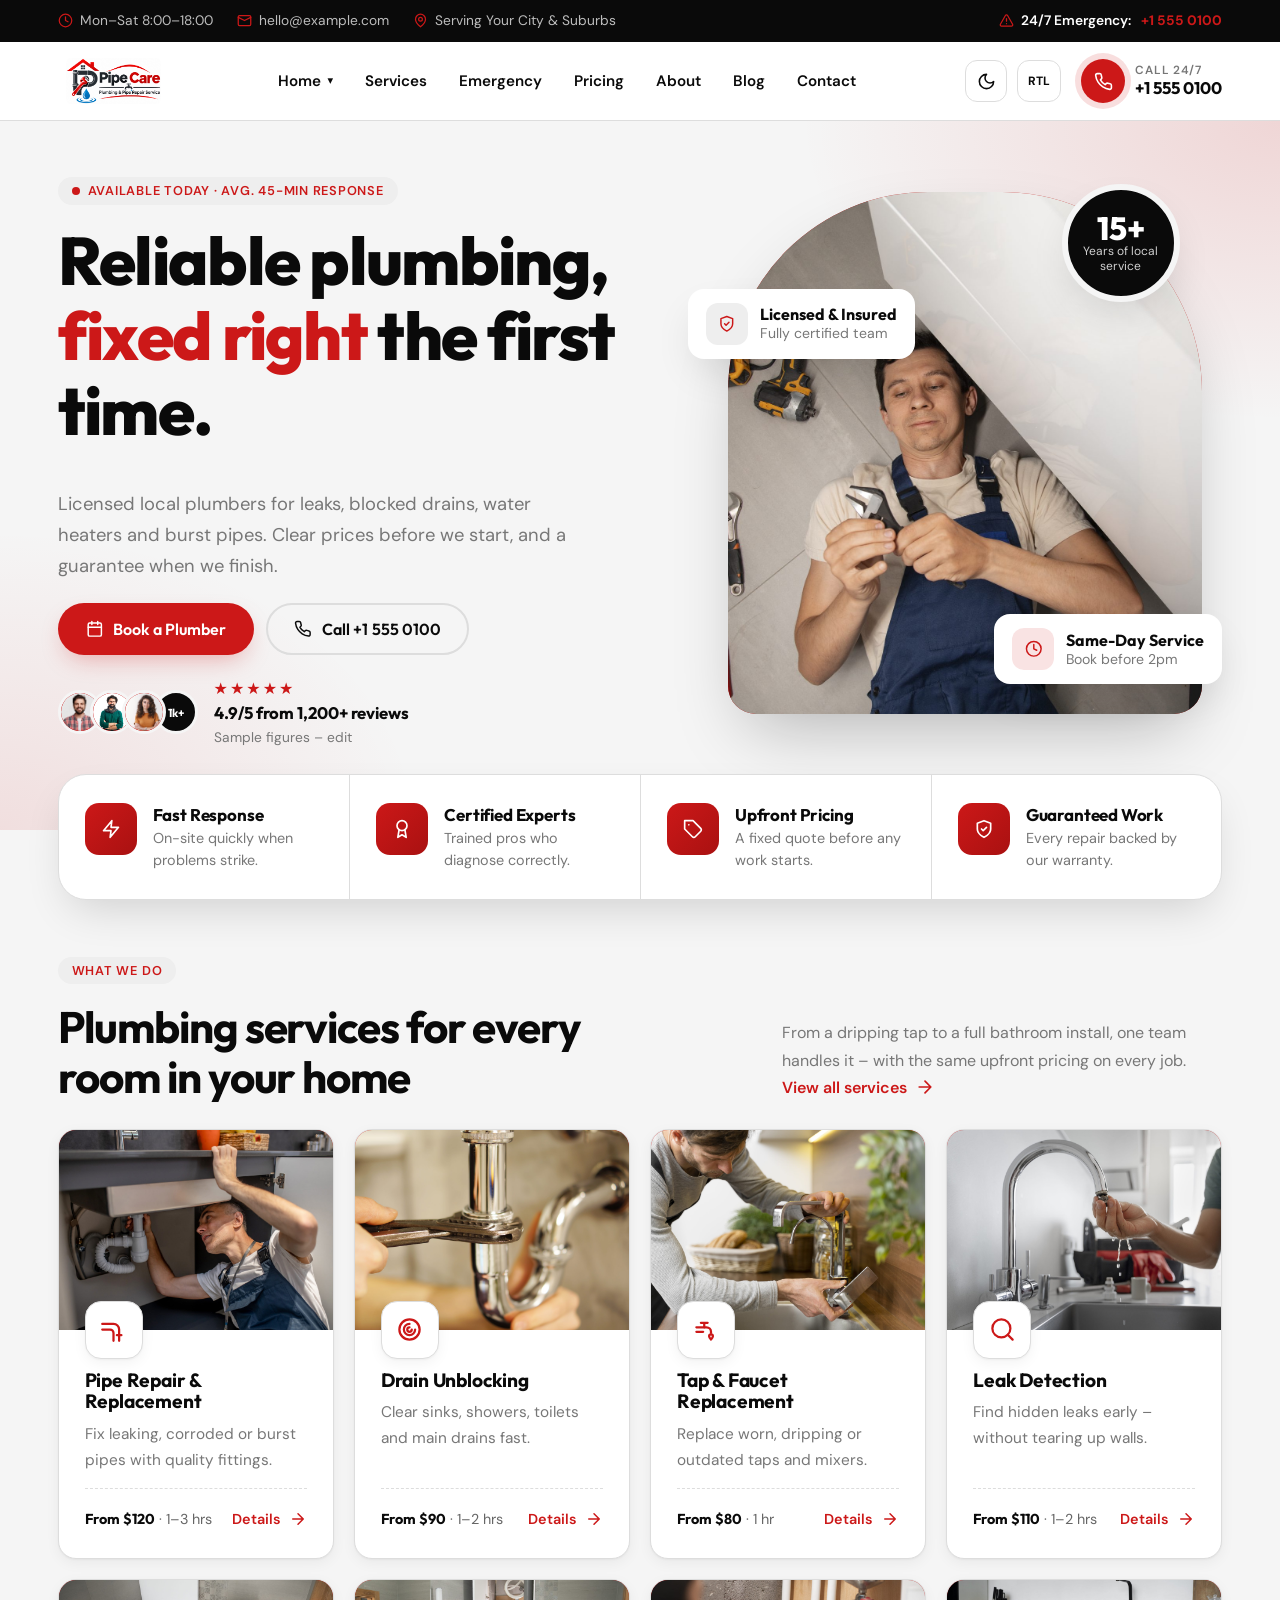
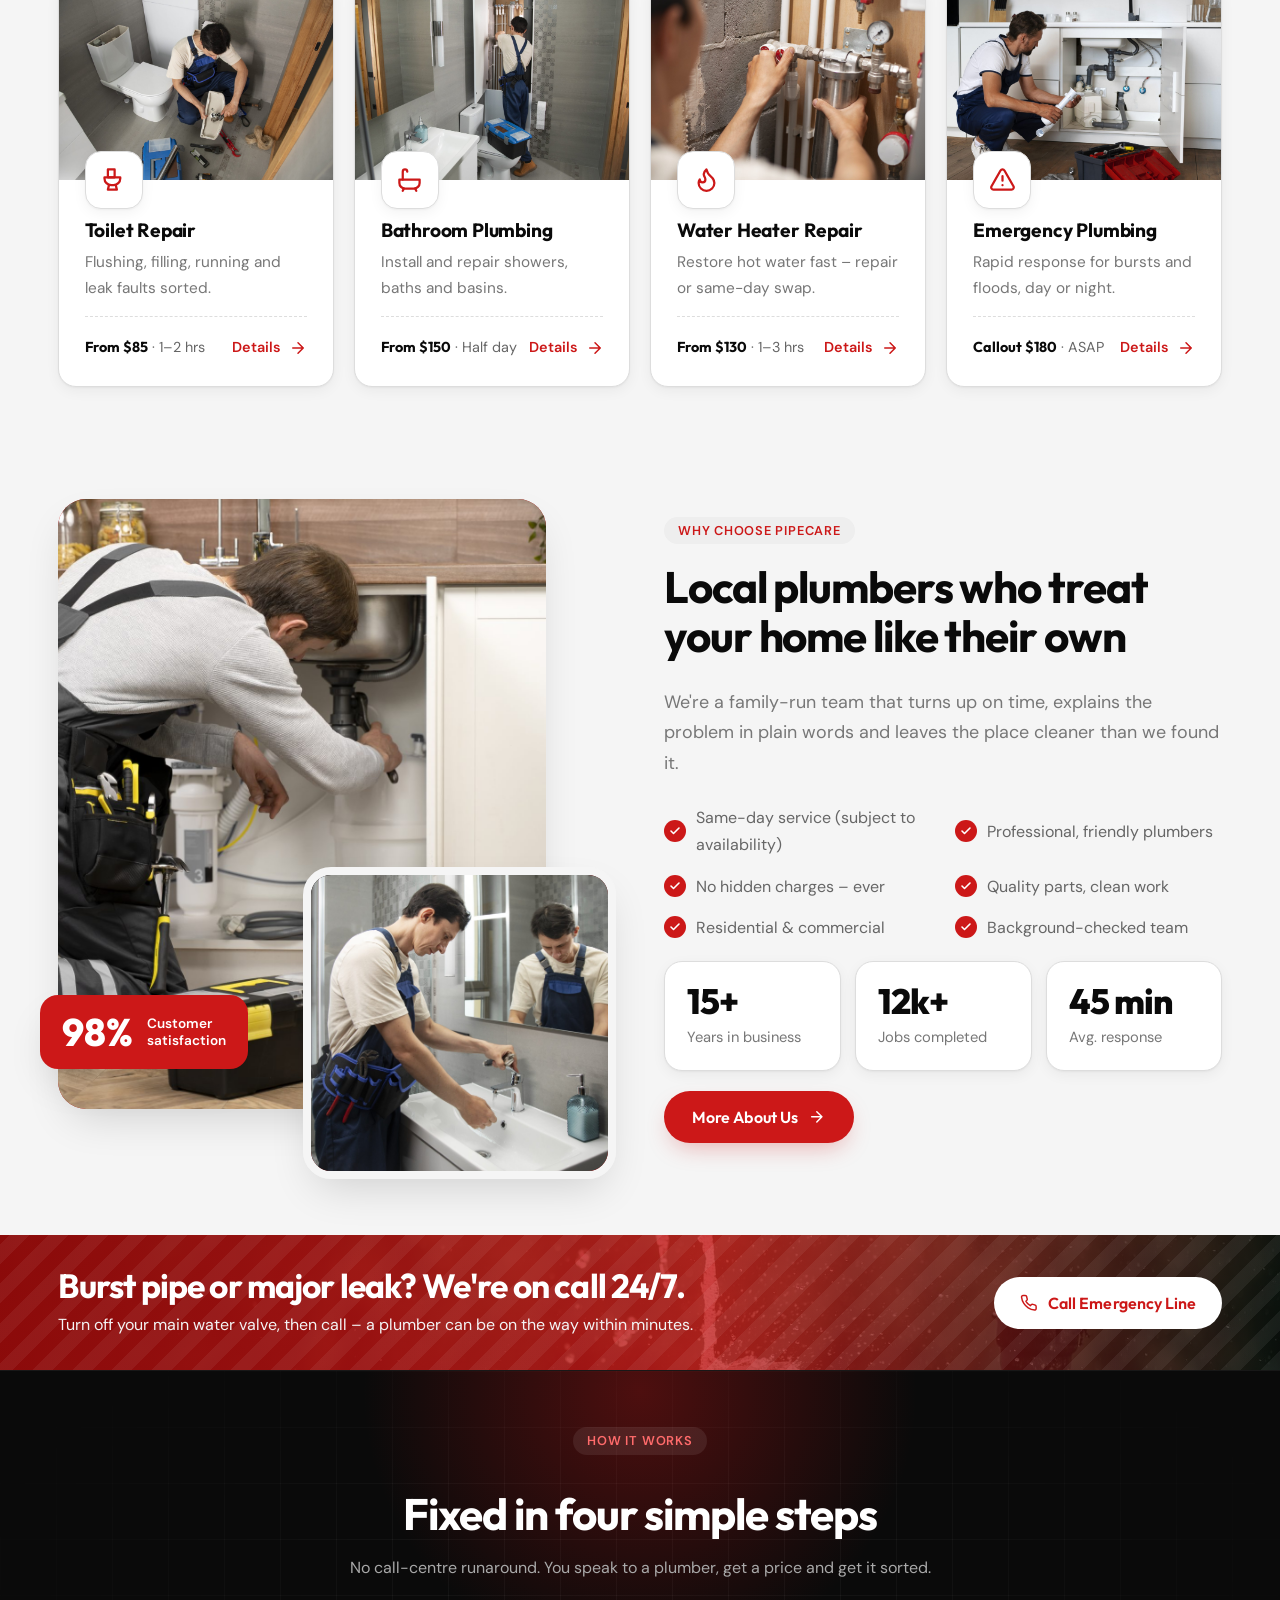
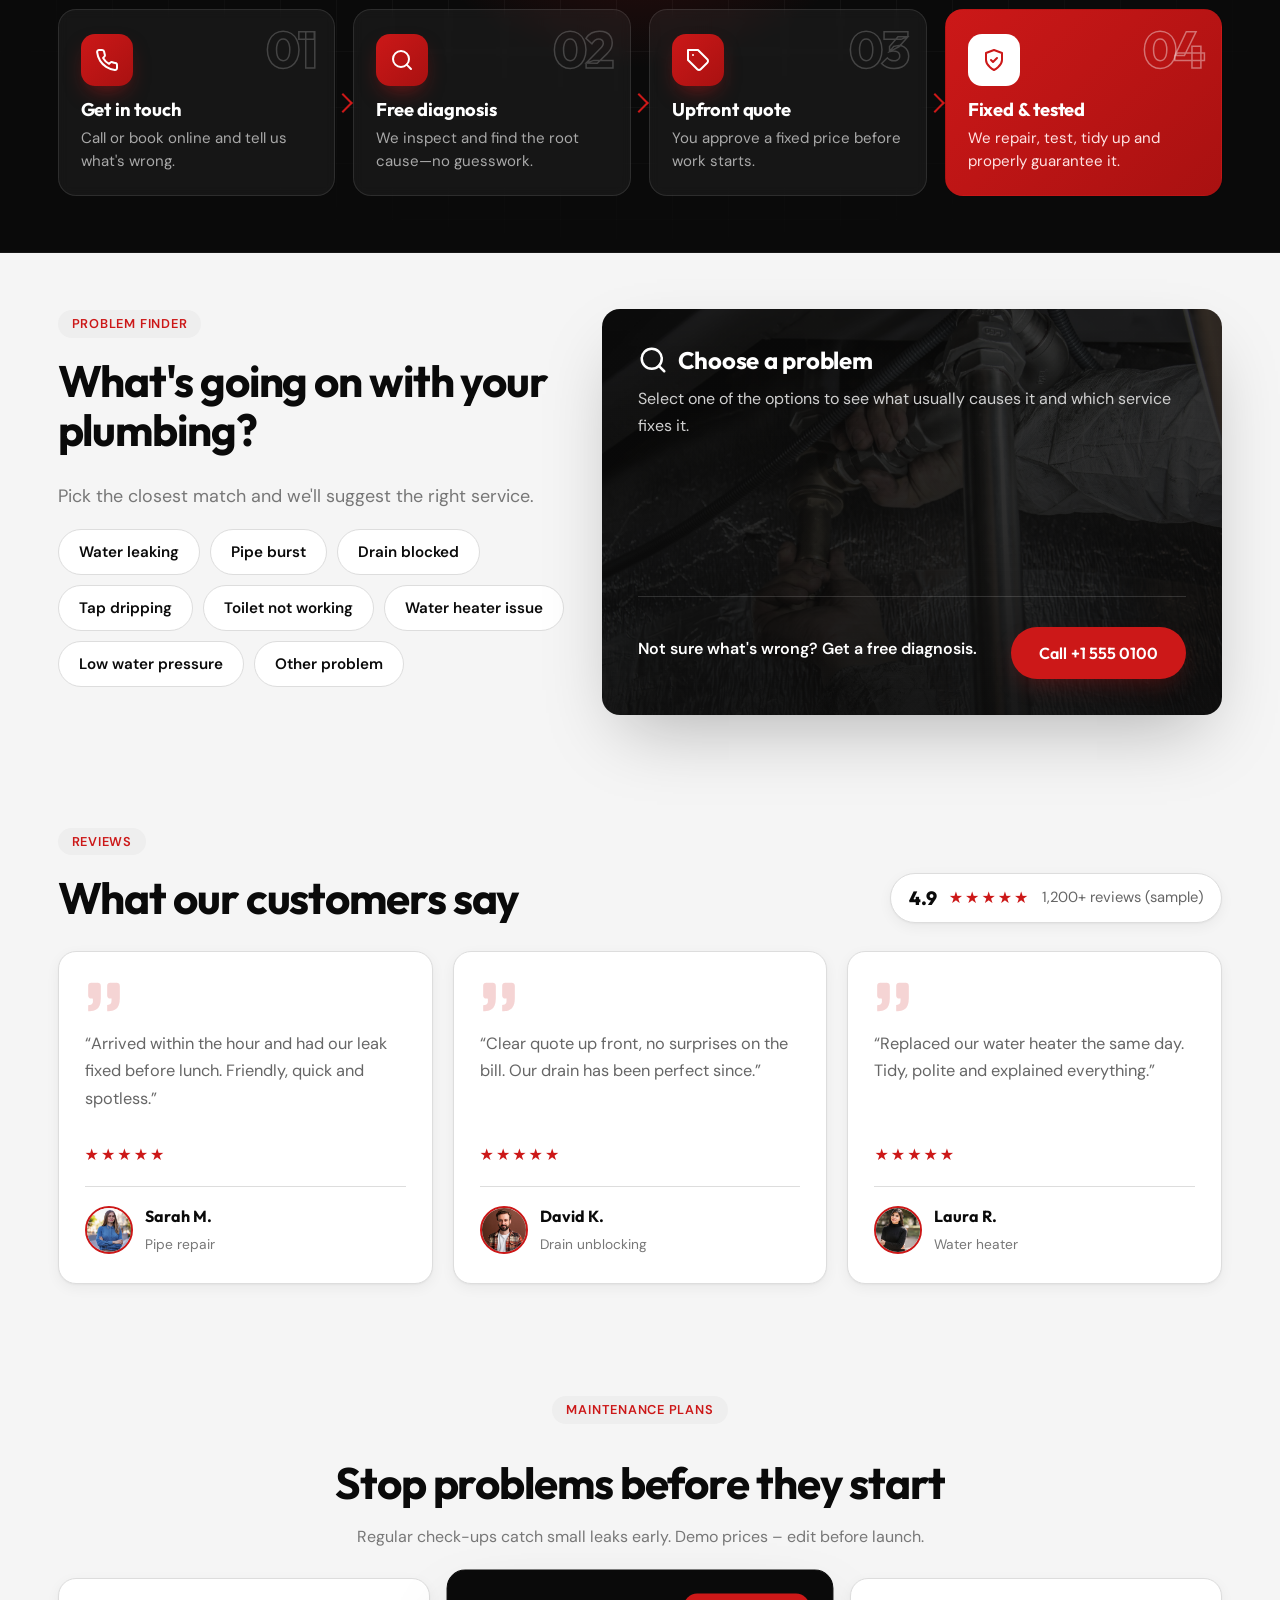
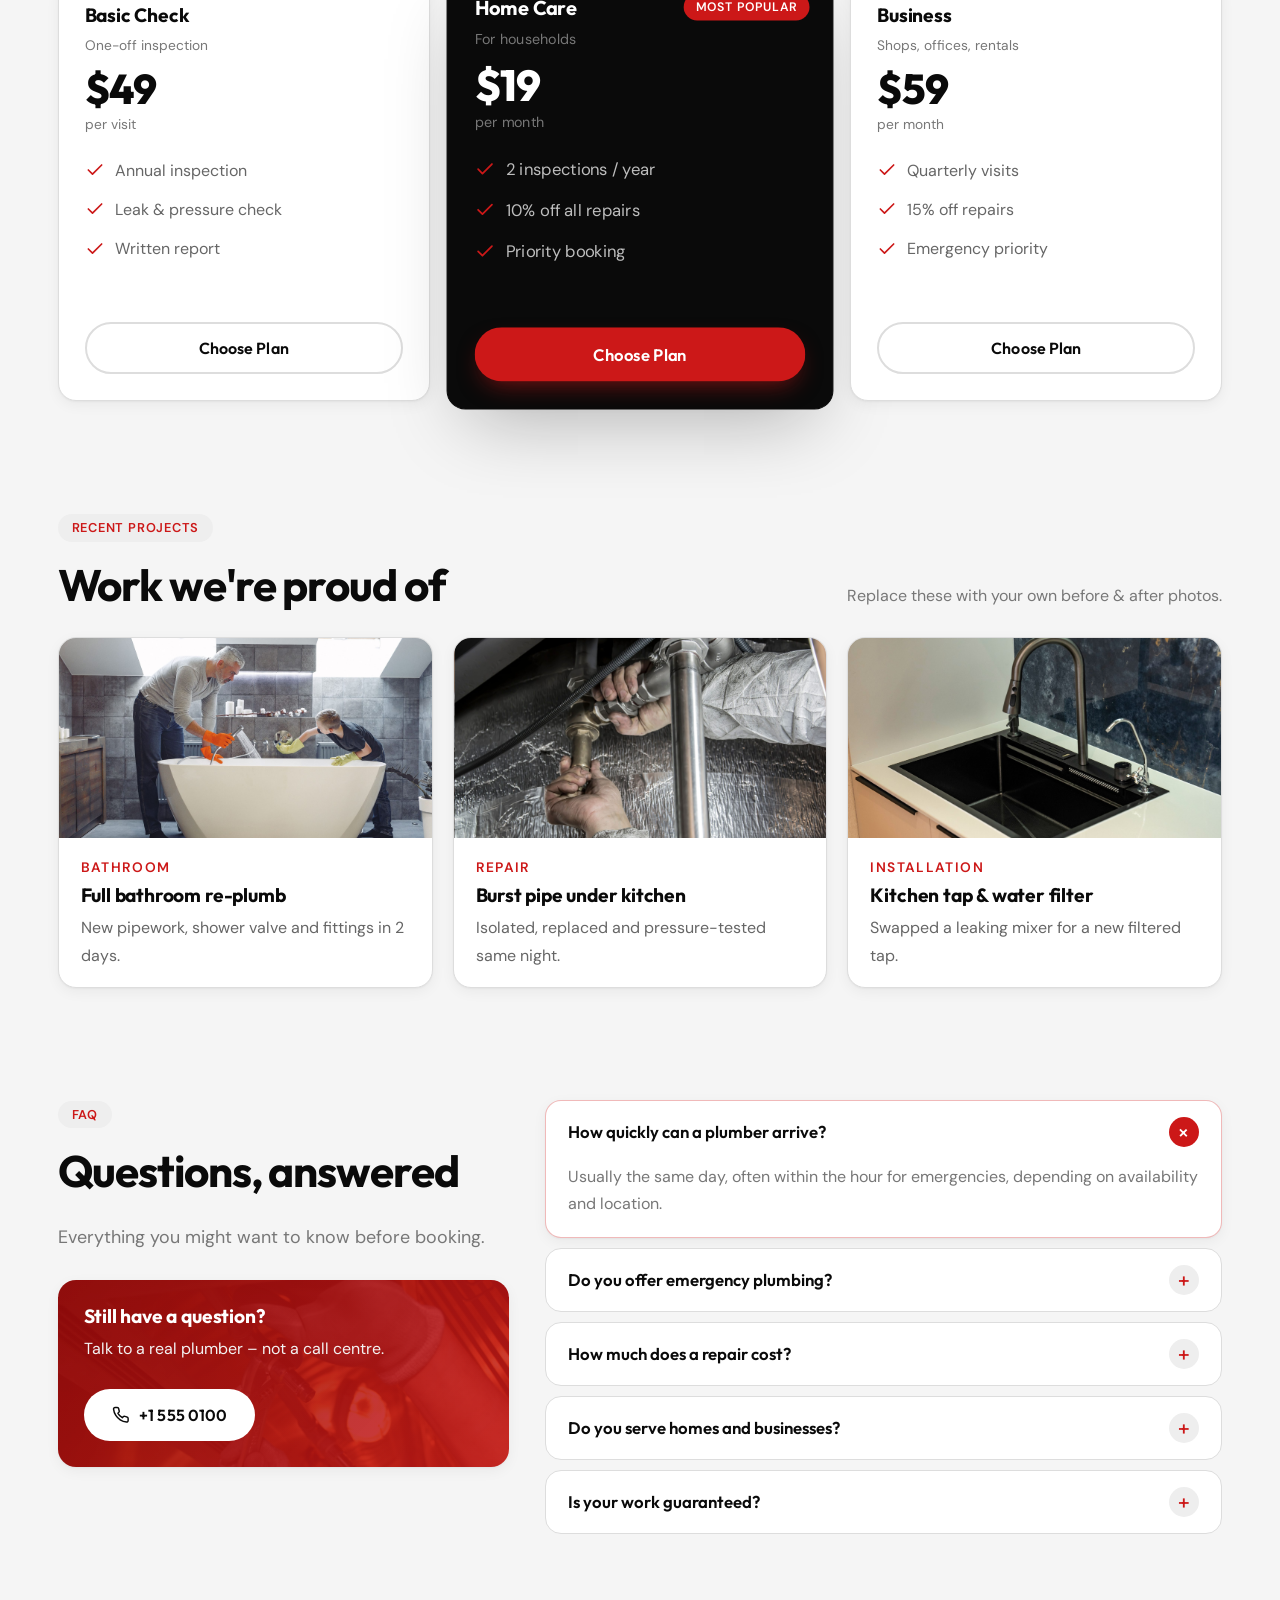
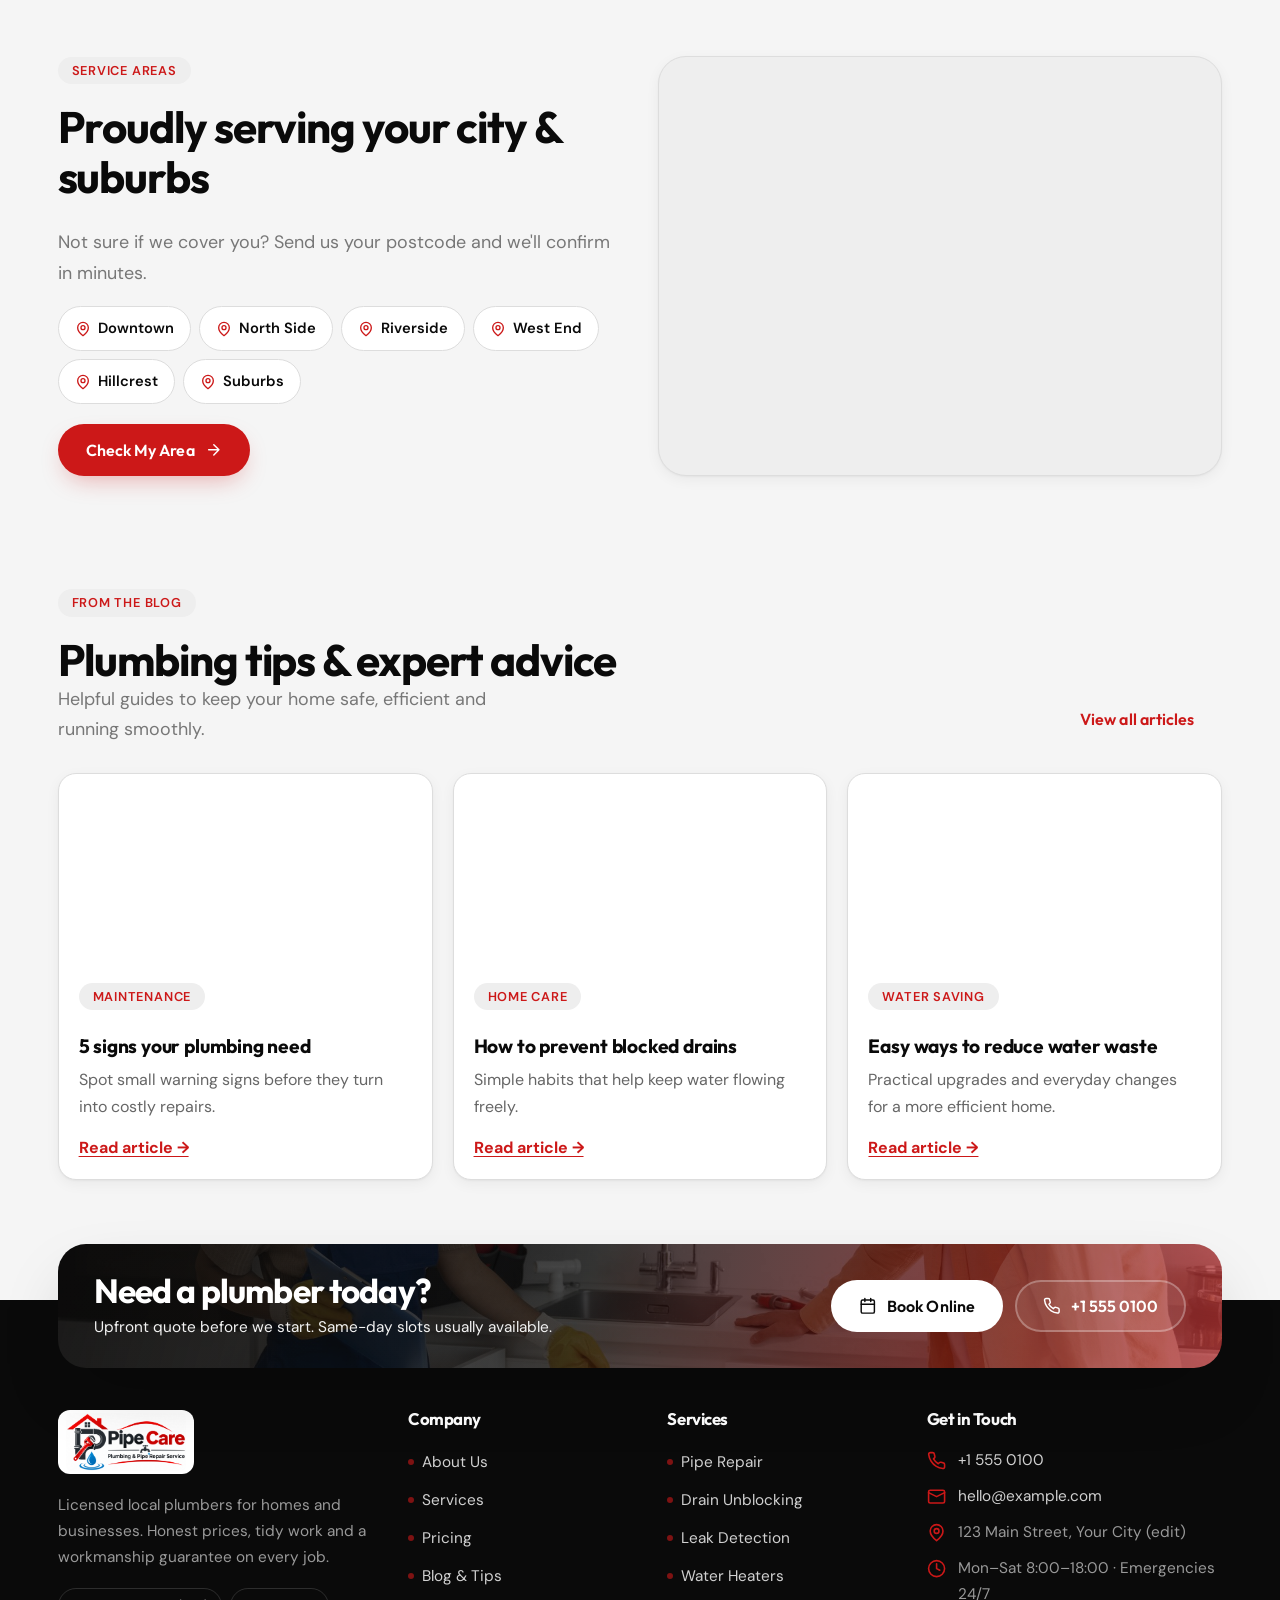
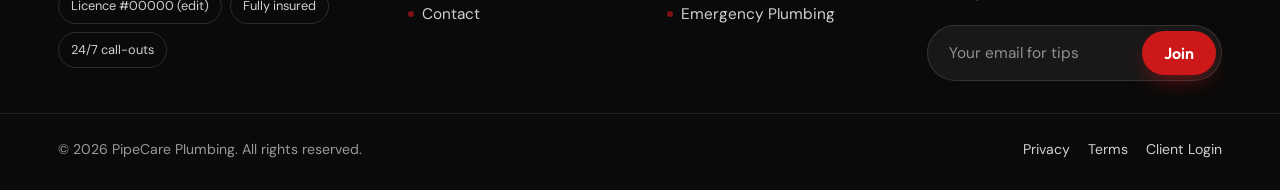
<file: index.html>
<!DOCTYPE html>
<html lang="en">
<head>
  <meta charset="utf-8">
<link rel="icon" href="favicon.ico" sizes="any">
<link rel="icon" type="image/png" sizes="32x32" href="assets/favicon/favicon-32x32.png">
<link rel="icon" type="image/png" sizes="16x16" href="assets/favicon/favicon-16x16.png">
<link rel="apple-touch-icon" sizes="180x180" href="assets/favicon/apple-touch-icon.png">

  <title>Plumbing & Pipe Repair Service</title>
  <meta name="viewport" content="width=device-width, initial-scale=1">
  <meta http-equiv="refresh" content="0; url=pages/index.html">
  <link rel="canonical" href="https://www.Plumbing & Pipe Repair Service
.com/pages/index.html">
</head>
<body>
  <p><a href="pages/index.html">Continue to Plumbing & Pipe Repair Service
</a></p>
</body>
</html>
</file>
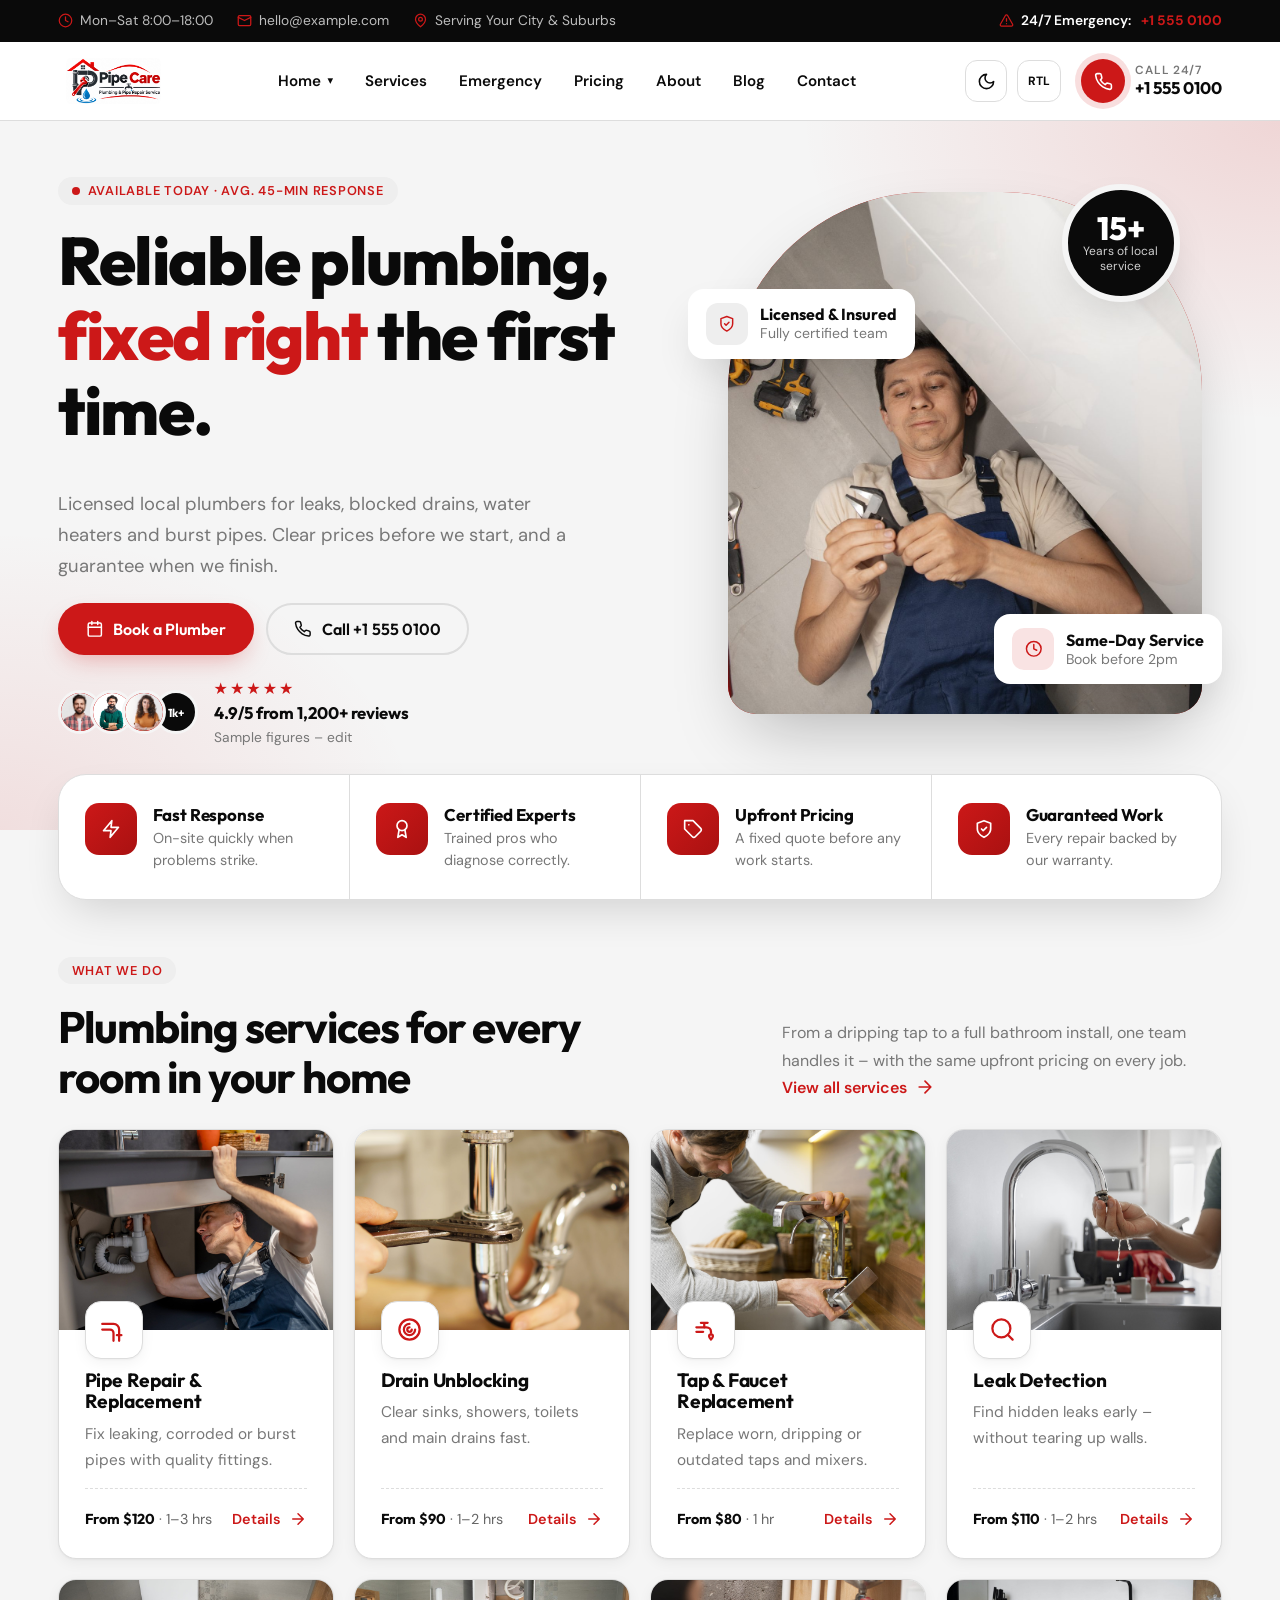
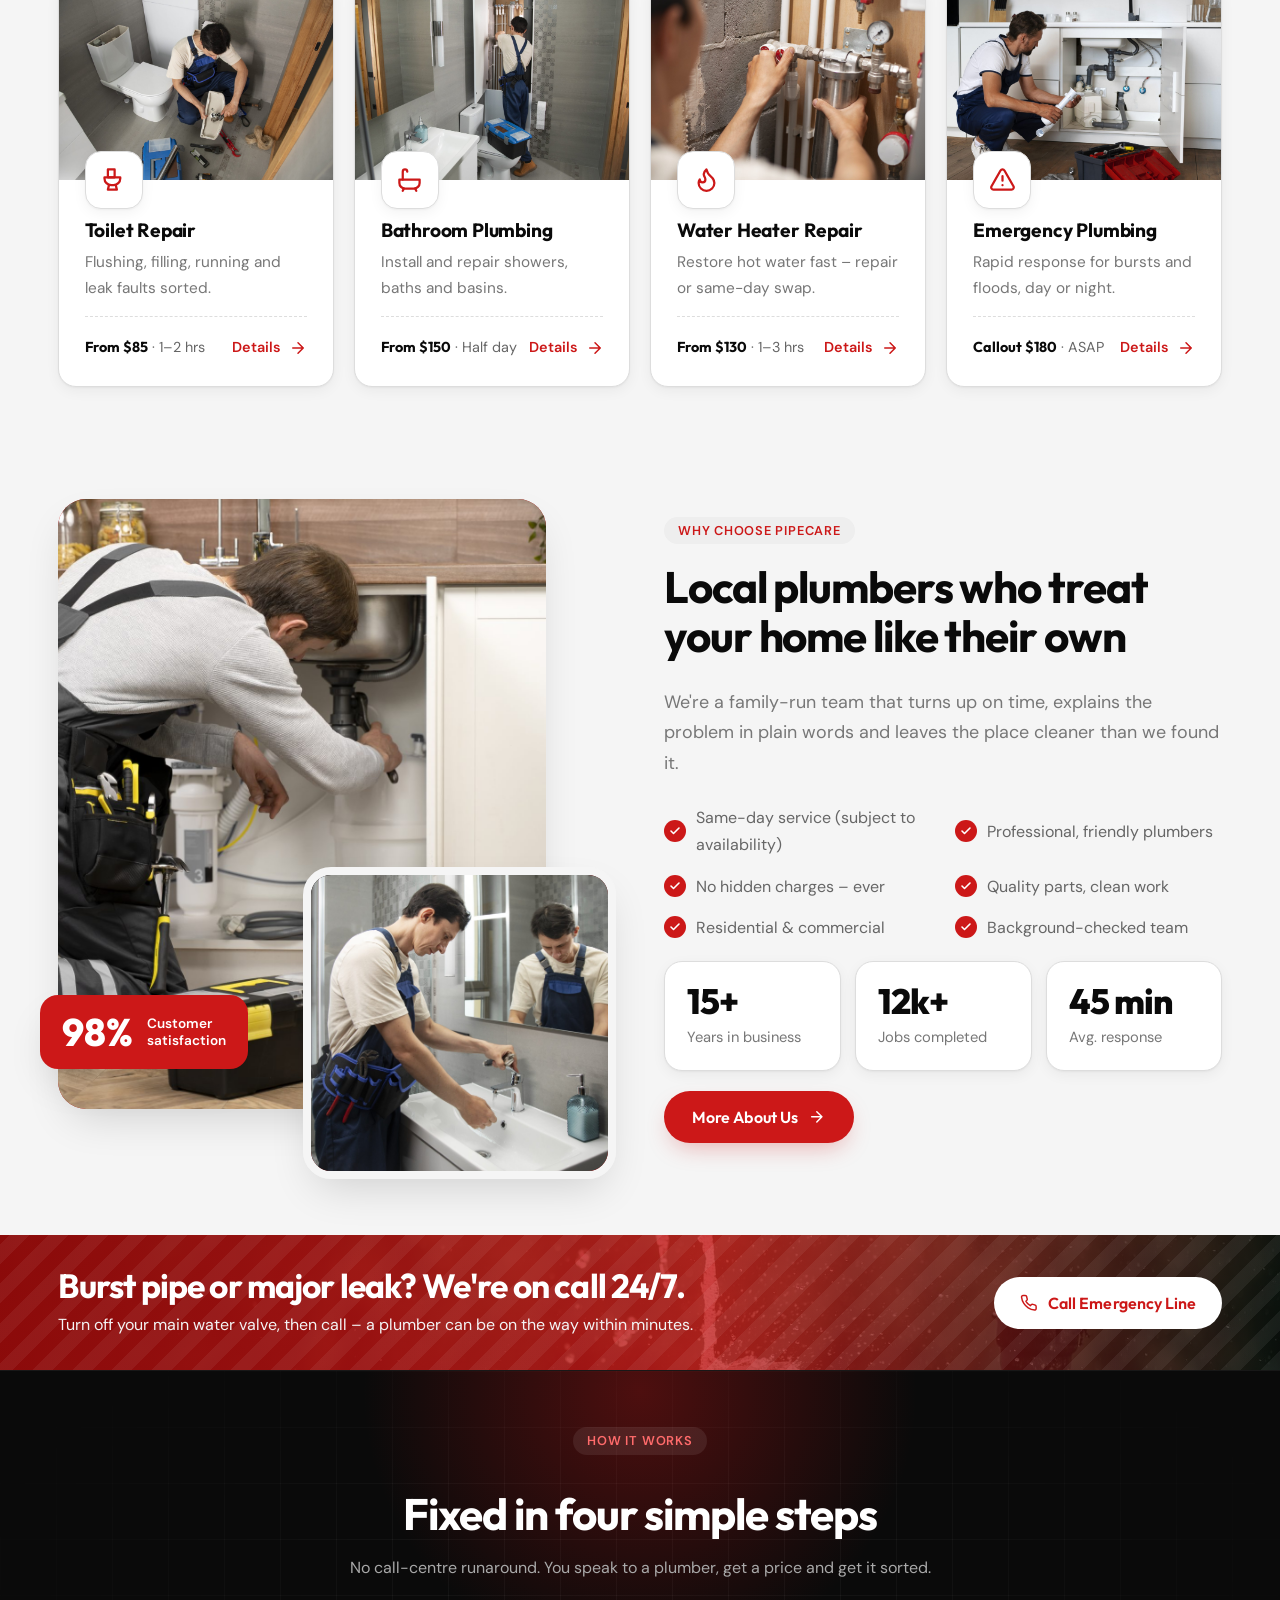
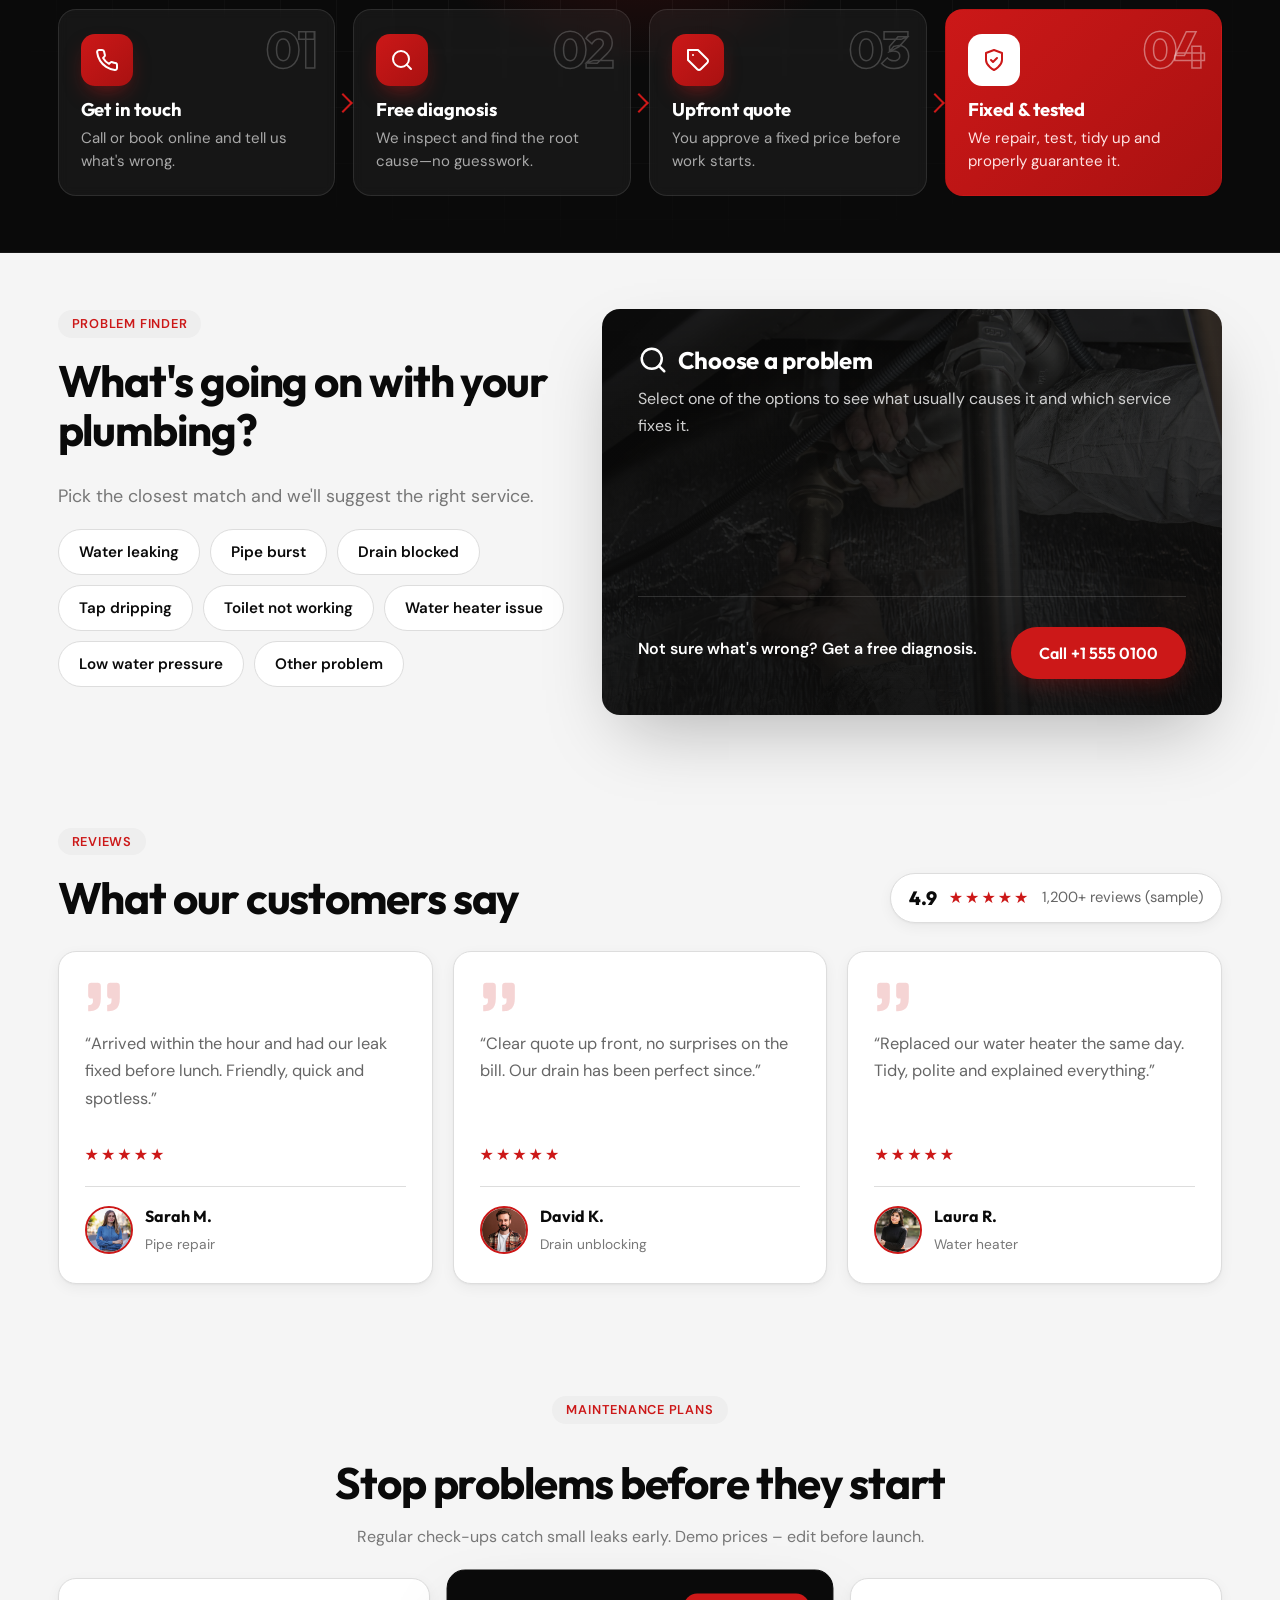
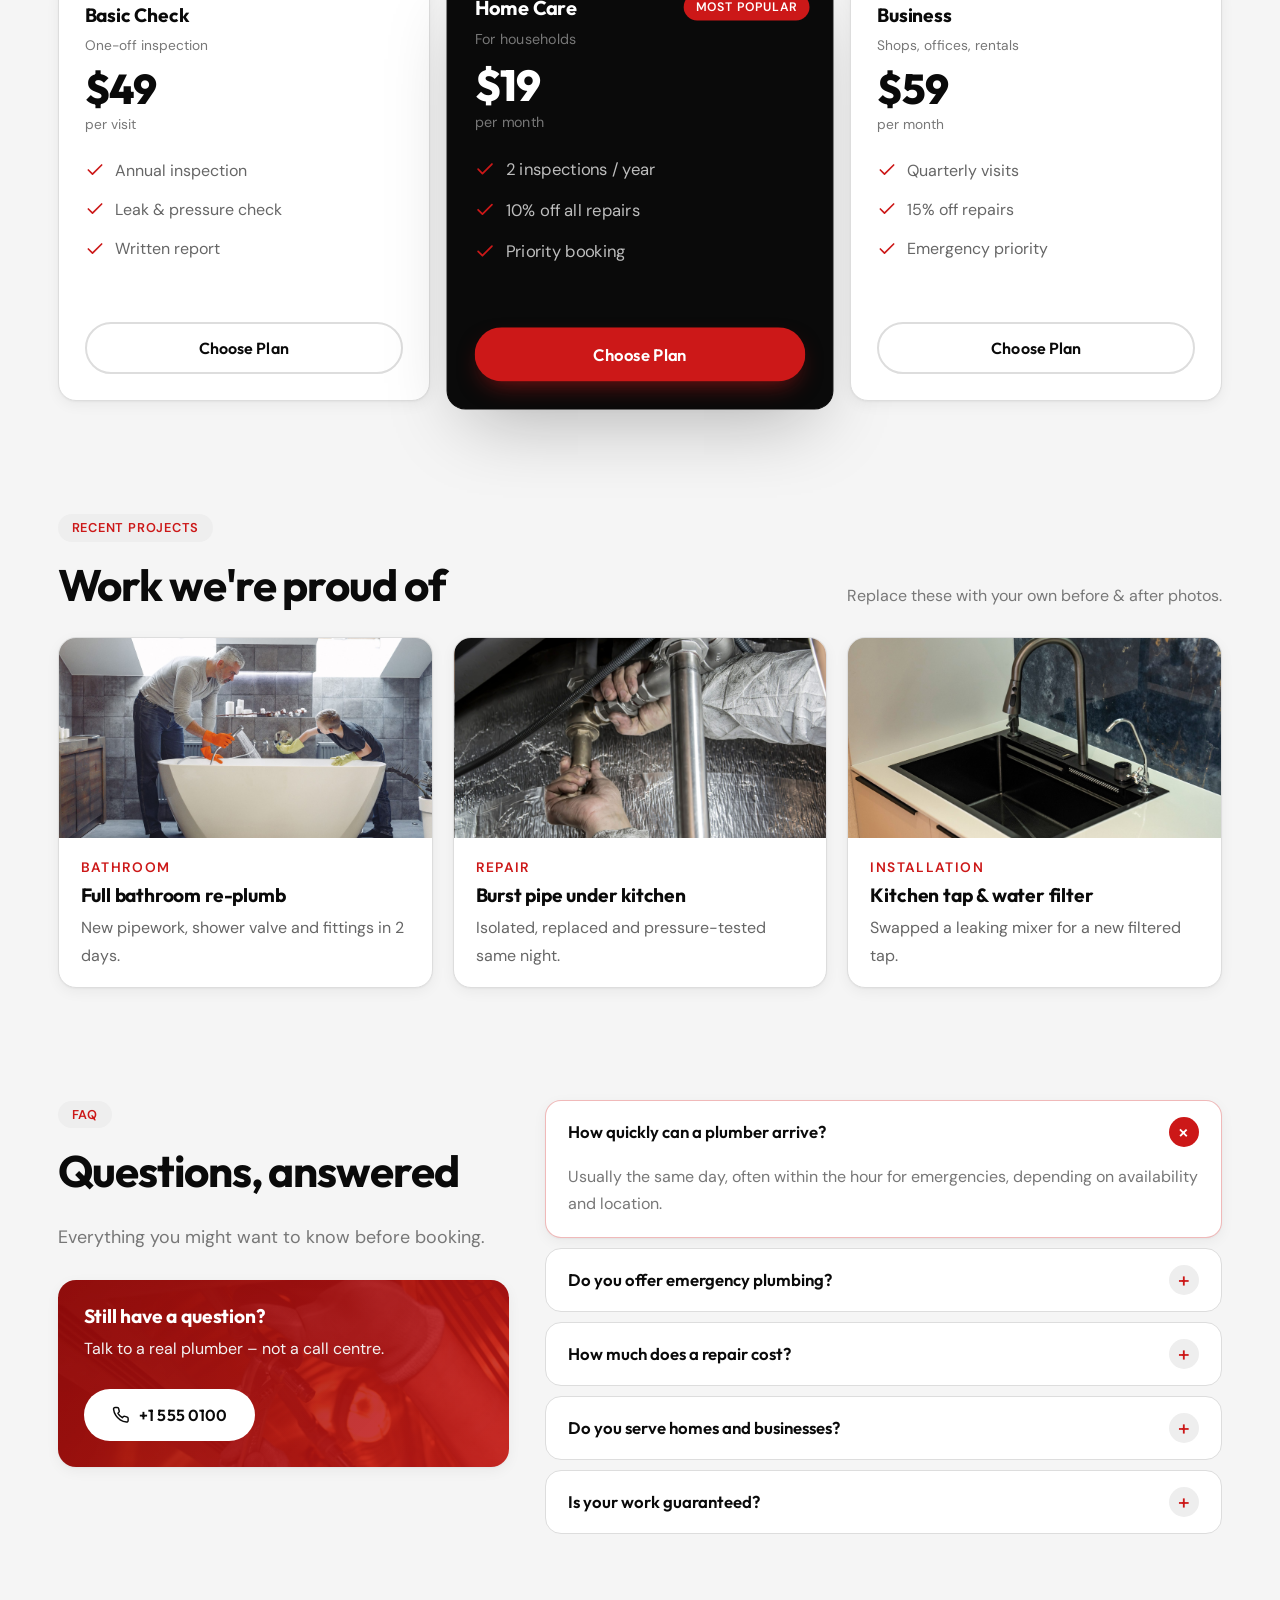
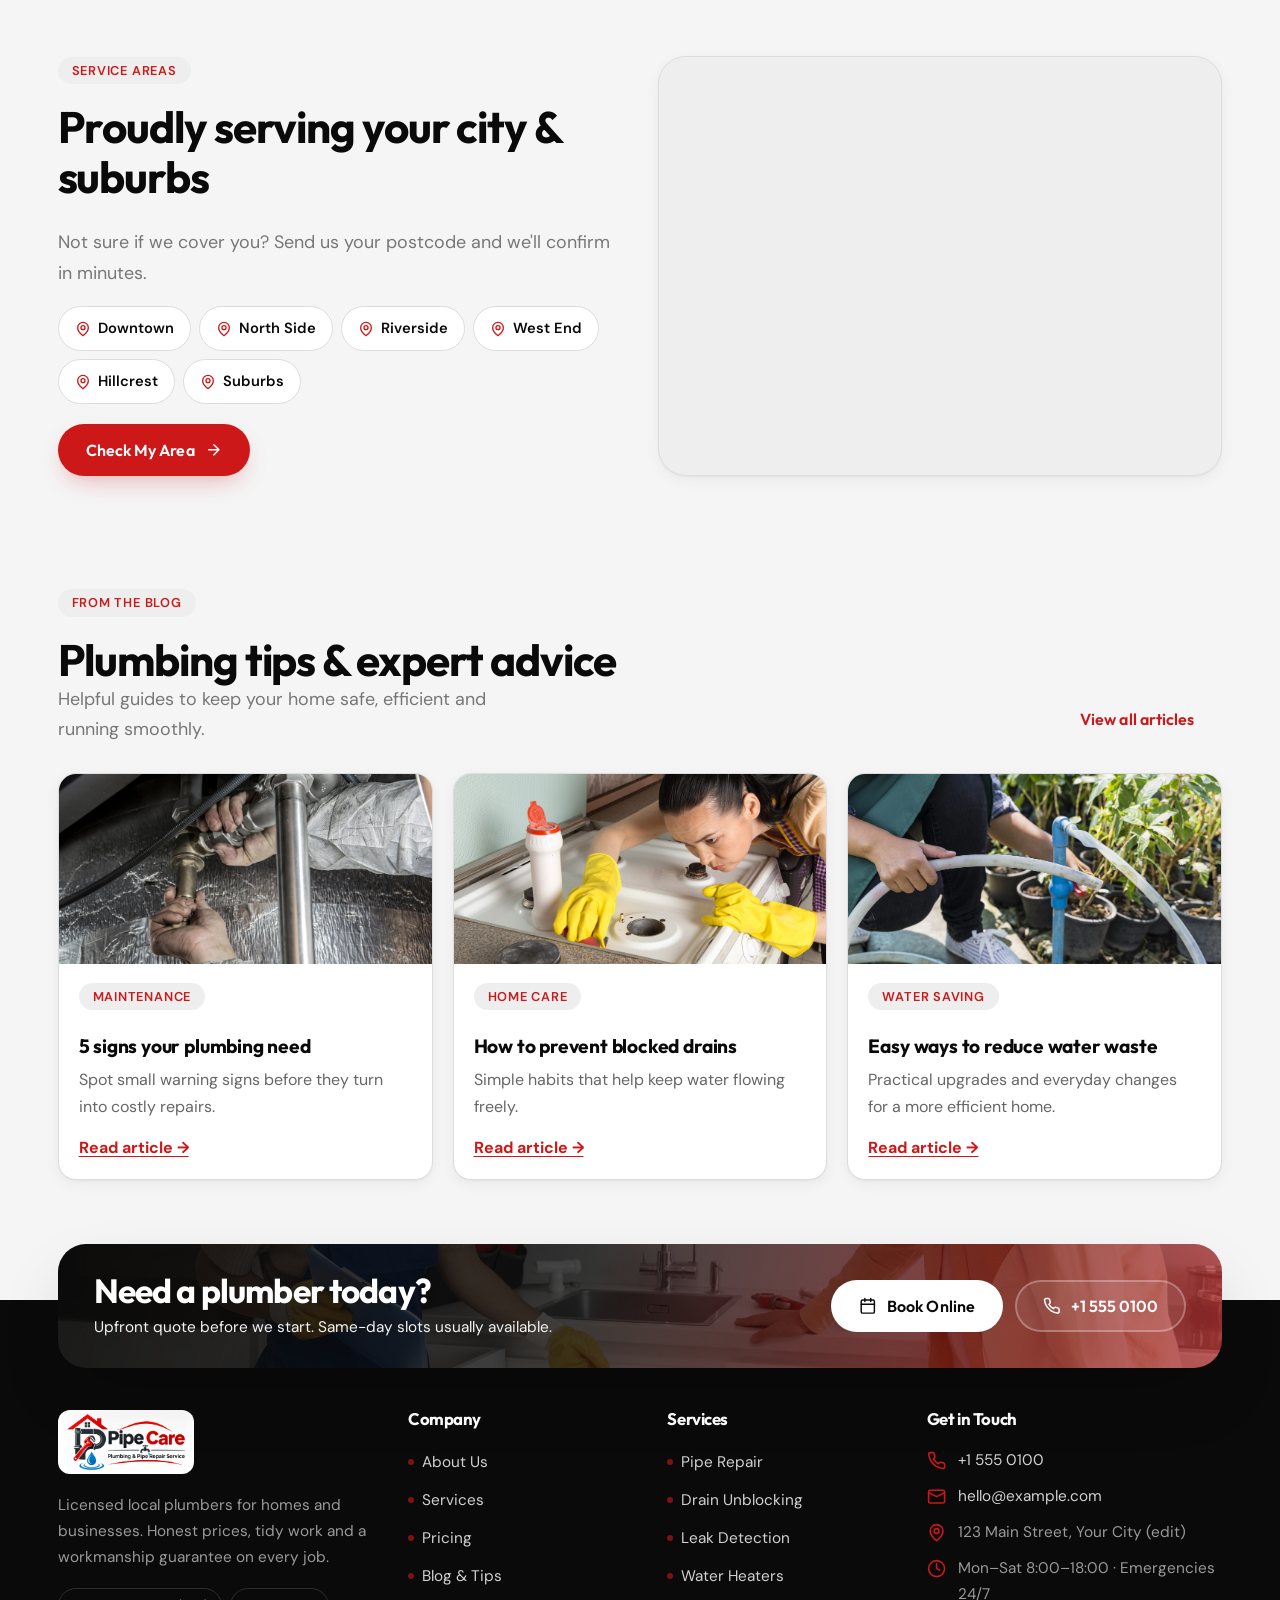
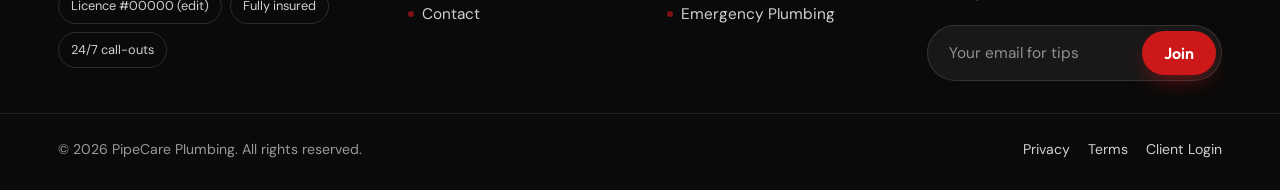
<file: pages/index.html>
<!DOCTYPE html>

<html dir="ltr" lang="en">
<head>
<meta charset="utf-8"/>
<link rel="icon" href="../favicon.ico" sizes="any">
<link rel="icon" type="image/png" sizes="32x32" href="../assets/favicon/favicon-32x32.png">
<link rel="icon" type="image/png" sizes="16x16" href="../assets/favicon/favicon-16x16.png">
<link rel="apple-touch-icon" sizes="180x180" href="../assets/favicon/apple-touch-icon.png">

<meta content="width=device-width, initial-scale=1, viewport-fit=cover" name="viewport"/>
<title>PipeCare Plumbing – Fast, Reliable Local Plumbers</title>
<meta content="PipeCare Plumbing offers fast repairs, drain unblocking, leak detection and 24/7 emergency plumbing with upfront pricing and guaranteed workmanship." name="description"/>
<link href="https://example.com/pages/home-1.html" rel="canonical"/>
<meta content="PipeCare Plumbing – Fast, Reliable Local Plumbers" property="og:title"/><meta content="website" property="og:type"/>
<meta content="#000000" name="theme-color"/>
<link href="https://fonts.googleapis.com" rel="preconnect"/><link crossorigin="" href="https://fonts.gstatic.com" rel="preconnect"/>
<link href="https://fonts.googleapis.com/css2?family=DM+Sans:opsz,wght@9..40,400;9..40,500;9..40,600;9..40,700&amp;family=Outfit:wght@500;600;700;800&amp;display=swap" rel="stylesheet"/>
<link href="../assets/css/style.css" rel="stylesheet"/>
<link href="../assets/css/dark-mode.css" rel="stylesheet"/>
<link href="../assets/css/rtl.css" rel="stylesheet"/>
<script type="application/ld+json">{"@context":"https://schema.org","@type":"Plumber","name":"PipeCare Plumbing","telephone":"+1-555-0100","areaServed":"Your City","openingHours":"Mo-Sa 08:00-18:00"}</script>
</head>
<body>
<a class="sr-only" href="#main">Skip to content</a>
<div class="topbar"><div class="wrap">
<span class="tb-hide"><svg aria-hidden="true" class="i" viewbox="0 0 24 24"><circle cx="12" cy="12" r="10"></circle><path d="M12 6v6l4 2"></path></svg>Mon–Sat 8:00–18:00</span>
<a class="tb-hide" href="mailto:hello@example.com"><svg aria-hidden="true" class="i" viewbox="0 0 24 24"><rect height="16" rx="2" width="20" x="2" y="4"></rect><path d="m22 7-10 5L2 7"></path></svg>hello@example.com</a>
<span class="tb-hide"><svg aria-hidden="true" class="i" viewbox="0 0 24 24"><path d="M20 10c0 6-8 12-8 12s-8-6-8-12a8 8 0 0 1 16 0Z"></path><circle cx="12" cy="10" r="3"></circle></svg>Serving Your City &amp; Suburbs</span>
<a class="tb-emg" href="tel:+15550100"><svg aria-hidden="true" class="i" viewbox="0 0 24 24"><path d="m21.73 18-8-14a2 2 0 0 0-3.48 0l-8 14A2 2 0 0 0 4 21h16a2 2 0 0 0 1.73-3Z"></path><path d="M12 9v4M12 17h.01"></path></svg>24/7 Emergency: <b>+1 555 0100</b></a>
</div></div>
<header class="site-header"><div class="wrap bar">
<a aria-label="PipeCare Plumbing home" class="logo" href="index.html"><img class="logo-img" src="../assets/images/logo.png" alt="PipeCare Plumbing &amp; Pipe Repair Service" width="700" height="337"/></a>
<nav aria-label="Main" id="nav"><ul>
<li class="home-menu"><button aria-expanded="false" aria-haspopup="true" class="home-trigger" type="button">Home <span class="nav-caret">▾</span></button><div class="home-dropdown"><a href="index.html">Home 1 · Classic<small>Light, trust-focused layout</small></a><a href="home-2.html">Home 2 · Modern<small>Dark, bold emergency layout</small></a></div></li>
<li><a href="services.html">Services</a></li>
<li><a href="emergency.html">Emergency</a></li>
<li><a href="pricing.html">Pricing</a></li>
<li><a href="about.html">About</a></li>
<li><a href="blog.html">Blog</a></li>
<li><a href="contact.html">Contact</a></li>
</ul></nav>
<div class="hdr-actions">
<button aria-label="Toggle dark mode" class="ic" id="theme" type="button"><svg aria-hidden="true" class="i" viewbox="0 0 24 24"><path d="M12 3a6 6 0 0 0 9 9 9 9 0 1 1-9-9Z"></path></svg></button>
<button aria-label="Toggle right-to-left layout" class="ic" id="rtl" type="button">RTL</button>
<a class="hdr-call hide-m" href="tel:+15550100"><span class="hdr-call-ic"><svg aria-hidden="true" class="i" viewbox="0 0 24 24"><path d="M22 16.92v3a2 2 0 0 1-2.18 2 19.79 19.79 0 0 1-8.63-3.07 19.5 19.5 0 0 1-6-6 19.79 19.79 0 0 1-3.07-8.67A2 2 0 0 1 4.11 2h3a2 2 0 0 1 2 1.72c.13.96.36 1.9.7 2.81a2 2 0 0 1-.45 2.11L8.09 9.91a16 16 0 0 0 6 6l1.27-1.27a2 2 0 0 1 2.11-.45c.91.34 1.85.57 2.81.7A2 2 0 0 1 22 16.92z"></path></svg></span><span><small>Call 24/7</small><b>+1 555 0100</b></span></a>
<button aria-controls="nav" aria-expanded="false" aria-label="Open menu" class="ic" id="burger" type="button"><svg aria-hidden="true" class="i" viewbox="0 0 24 24"><path d="M4 6h16M4 12h16M4 18h16"></path></svg></button>
</div>
</div></header>
<main id="main">
<section class="page on" id="p-home">
<!-- HERO -->
<div class="h1-hero">
<div class="wrap">
<div>
<span class="eyebrow"><span class="dot"></span>Available today · Avg. 45-min response</span>
<h1>Reliable plumbing, <span class="hl">fixed right</span> the first time.</h1>
<p class="lead">Licensed local plumbers for leaks, blocked drains, water heaters and burst pipes. Clear prices before we start, and a guarantee when we finish.</p>
<div class="cta">
<a class="btn b1" href="contact.html"><svg aria-hidden="true" class="i" viewbox="0 0 24 24"><rect height="18" rx="2" width="18" x="3" y="4"></rect><path d="M16 2v4M8 2v4M3 10h18"></path></svg>Book a Plumber</a>
<a class="btn b3" href="tel:+15550100"><svg aria-hidden="true" class="i" viewbox="0 0 24 24"><path d="M22 16.92v3a2 2 0 0 1-2.18 2 19.79 19.79 0 0 1-8.63-3.07 19.5 19.5 0 0 1-6-6 19.79 19.79 0 0 1-3.07-8.67A2 2 0 0 1 4.11 2h3a2 2 0 0 1 2 1.72c.13.96.36 1.9.7 2.81a2 2 0 0 1-.45 2.11L8.09 9.91a16 16 0 0 0 6 6l1.27-1.27a2 2 0 0 1 2.11-.45c.91.34 1.85.57 2.81.7A2 2 0 0 1 22 16.92z"></path></svg>Call +1 555 0100</a>
</div>
<div class="h1-proof">
<div aria-hidden="true" class="avatars"><span class="av">JM<img src="../assets/images/men1.jpg" alt="" width="96" height="96" loading="lazy" onerror="this.remove()"></span><span class="av">AK<img src="../assets/images/men2.jpg" alt="" width="96" height="96" loading="lazy" onerror="this.remove()"></span><span class="av">RS<img src="../assets/images/women1.jpg" alt="" width="96" height="96" loading="lazy" onerror="this.remove()"></span><span class="plus">1k+</span></div>
<div><span aria-label="Rated 4.9 out of 5" class="stars">★★★★★</span><b>4.9/5 from 1,200+ reviews</b><small>Sample figures – edit</small></div>
</div>
</div>
<div class="h1-visual">
<div class="h1-photo"><img alt="PipeCare plumber repairing pipes under a sink" height="1100" onerror="this.remove()" src="../assets/images/image1.jpg" width="1000"/></div>
<div class="h1-years"><div><b>15+</b>Years of local service</div></div>
<div class="h1-chip c1"><span class="ci"><svg aria-hidden="true" class="i" viewbox="0 0 24 24"><path d="M12 22s8-4 8-10V5l-8-3-8 3v7c0 6 8 10 8 10z"></path><path d="m9 12 2 2 4-4"></path></svg></span><div><b>Licensed &amp; Insured</b>Fully certified team</div></div>
<div class="h1-chip c2"><span class="ci"><svg aria-hidden="true" class="i" viewbox="0 0 24 24"><circle cx="12" cy="12" r="10"></circle><path d="M12 6v6l4 2"></path></svg></span><div><b>Same-Day Service</b>Book before 2pm</div></div>
</div>
</div>
</div>
<!-- FEATURE STRIP -->
<div class="h1-features"><div class="wrap"><div class="row">
<div><span class="fi"><svg aria-hidden="true" class="i" viewbox="0 0 24 24"><path d="M13 2 3 14h9l-1 8 10-12h-9l1-8z"></path></svg></span><div><h3>Fast Response</h3><p>On-site quickly when problems strike.</p></div></div>
<div><span class="fi"><svg aria-hidden="true" class="i" viewbox="0 0 24 24"><circle cx="12" cy="8" r="6"></circle><path d="M15.48 12.89 17 22l-5-3-5 3 1.52-9.11"></path></svg></span><div><h3>Certified Experts</h3><p>Trained pros who diagnose correctly.</p></div></div>
<div><span class="fi"><svg aria-hidden="true" class="i" viewbox="0 0 24 24"><path d="M12 2H2v10l9.29 9.29a2.41 2.41 0 0 0 3.42 0l6.58-6.58a2.41 2.41 0 0 0 0-3.42L12 2Z"></path><path d="M7 7h.01"></path></svg></span><div><h3>Upfront Pricing</h3><p>A fixed quote before any work starts.</p></div></div>
<div><span class="fi"><svg aria-hidden="true" class="i" viewbox="0 0 24 24"><path d="M12 22s8-4 8-10V5l-8-3-8 3v7c0 6 8 10 8 10z"></path><path d="m9 12 2 2 4-4"></path></svg></span><div><h3>Guaranteed Work</h3><p>Every repair backed by our warranty.</p></div></div>
</div></div></div>
<!-- SERVICES -->
<div class="sec"><div class="wrap">
<div class="sec-head">
<div><span class="eyebrow">What we do</span><h2>Plumbing services for every room in your home</h2></div>
<div><p>From a dripping tap to a full bathroom install, one team handles it – with the same upfront pricing on every job.</p><a class="link-arrow" href="services.html">View all services <svg aria-hidden="true" class="i" viewbox="0 0 24 24"><path d="M5 12h14M12 5l7 7-7 7"></path></svg></a></div>
</div>
<div class="grid" id="svcGrid"></div>
</div></div>
<!-- ABOUT / WHY US -->
<div class="sec alt h1-about"><div class="wrap">
<div class="h1-collage">
<div class="p1"><img alt="Plumber fitting a new pipe" loading="lazy" onerror="this.remove()" src="../assets/images/image3.jpg"/></div>
<div class="p2"><img alt="Plumbing tools laid out" loading="lazy" onerror="this.remove()" src="../assets/images/image4.jpg"/></div>
<div class="badge-exp"><b>98%</b><span>Customer<br/>satisfaction</span></div>
</div>
<div>
<span class="eyebrow">Why choose PipeCare</span>
<h2>Local plumbers who treat your home like their own</h2>
<p class="lead">We're a family-run team that turns up on time, explains the problem in plain words and leaves the place cleaner than we found it.</p>
<ul class="trust">
<li>Same-day service (subject to availability)</li><li>Professional, friendly plumbers</li>
<li>No hidden charges – ever</li><li>Quality parts, clean work</li>
<li>Residential &amp; commercial</li><li>Background-checked team</li>
</ul>
<div class="stats"><div><b>15+</b>Years in business</div><div><b>12k+</b>Jobs completed</div><div><b>45 min</b>Avg. response</div></div>
<div class="cta"><a class="btn b1" href="about.html">More About Us <svg aria-hidden="true" class="i" viewbox="0 0 24 24"><path d="M5 12h14M12 5l7 7-7 7"></path></svg></a></div>
</div>
</div></div>
<!-- EMERGENCY BAND -->
<div class="emg"><div class="wrap">
<div><h2>Burst pipe or major leak? We're on call 24/7.</h2><p>Turn off your main water valve, then call – a plumber can be on the way within minutes.</p></div>
<a class="btn" href="tel:+15550100"><svg aria-hidden="true" class="i" viewbox="0 0 24 24"><path d="M22 16.92v3a2 2 0 0 1-2.18 2 19.79 19.79 0 0 1-8.63-3.07 19.5 19.5 0 0 1-6-6 19.79 19.79 0 0 1-3.07-8.67A2 2 0 0 1 4.11 2h3a2 2 0 0 1 2 1.72c.13.96.36 1.9.7 2.81a2 2 0 0 1-.45 2.11L8.09 9.91a16 16 0 0 0 6 6l1.27-1.27a2 2 0 0 1 2.11-.45c.91.34 1.85.57 2.81.7A2 2 0 0 1 22 16.92z"></path></svg>Call Emergency Line</a>
</div></div>
<!-- PROCESS -->
<div class="sec h1-process"><div class="wrap">
<div class="sec-head center"><span class="eyebrow">How it works</span><h2>Fixed in four simple steps</h2><p>No call-centre runaround. You speak to a plumber, get a price and get it sorted.</p></div>
<div class="flow"><div class="flow-step"><span class="flow-n" aria-hidden="true">01</span><span class="flow-ic"><svg aria-hidden="true" class="i" viewbox="0 0 24 24"><path d="M22 16.92v3a2 2 0 0 1-2.18 2 19.79 19.79 0 0 1-8.63-3.07 19.5 19.5 0 0 1-6-6 19.79 19.79 0 0 1-3.07-8.67A2 2 0 0 1 4.11 2h3a2 2 0 0 1 2 1.72c.13.96.36 1.9.7 2.81a2 2 0 0 1-.45 2.11L8.09 9.91a16 16 0 0 0 6 6l1.27-1.27a2 2 0 0 1 2.11-.45c.91.34 1.85.57 2.81.7A2 2 0 0 1 22 16.92z"/></svg></span><h3>Get in touch</h3><p>Call or book online and tell us what's wrong.</p></div><div class="flow-step"><span class="flow-n" aria-hidden="true">02</span><span class="flow-ic"><svg aria-hidden="true" class="i" viewbox="0 0 24 24"><circle cx="11" cy="11" r="8"/><path d="m21 21-4.35-4.35"/></svg></span><h3>Free diagnosis</h3><p>We inspect and find the root cause—no guesswork.</p></div>
<div class="flow-step"><span class="flow-n" aria-hidden="true">03</span><span class="flow-ic"><svg aria-hidden="true" class="i" viewbox="0 0 24 24"><path d="M12 2H2v10l9.29 9.29a2.41 2.41 0 0 0 3.42 0l6.58-6.58a2.41 2.41 0 0 0 0-3.42L12 2Z"/><path d="M7 7h.01"/></svg></span><h3>Upfront quote</h3><p>You approve a fixed price before work starts.</p></div><div class="flow-step"><span class="flow-n" aria-hidden="true">04</span><span class="flow-ic"><svg aria-hidden="true" class="i" viewbox="0 0 24 24"><path d="M12 22s8-4 8-10V5l-8-3-8 3v7c0 6 8 10 8 10z"/><path d="m9 12 2 2 4-4"/></svg></span><h3>Fixed &amp; tested</h3><p>We repair, test, tidy up and properly guarantee it.</p></div></div>
</div></div>
<!-- PROBLEM FINDER -->
<div class="sec alt h1-finder"><div class="wrap">
<div>
<span class="eyebrow">Problem finder</span>
<h2>What's going on with your plumbing?</h2>
<p class="lead">Pick the closest match and we'll suggest the right service.</p>
<div aria-label="Select your problem" class="pf" id="pf" role="group"></div>
</div>
<div aria-live="polite" class="card" id="res"><h3><svg aria-hidden="true" class="i" viewbox="0 0 24 24"><circle cx="11" cy="11" r="8"></circle><path d="m21 21-4.35-4.35"></path></svg>Choose a problem</h3><p>Select one of the options to see what usually causes it and which service fixes it.</p><div class="res-help"><span>Not sure what's wrong? Get a free diagnosis.</span><a class="btn b1" href="tel:+15550100">Call +1 555 0100</a></div></div>
</div></div>
<!-- TESTIMONIALS -->
<div class="sec"><div class="wrap">
<div class="sec-head">
<div><span class="eyebrow">Reviews</span><h2>What our customers say</h2></div>
<div class="rating-sum"><b>4.9</b><span aria-hidden="true" class="stars">★★★★★</span><span>1,200+ reviews (sample)</span></div>
</div>
<div class="grid">
<figure class="card review"><svg aria-hidden="true" class="i fill" viewbox="0 0 24 24"><path d="M3 21c3 0 7-1 7-8V5c0-1.25-.76-2-2-2H4c-1.25 0-2 .75-2 1.97V11c0 1.25.75 2 2 2 1 0 1 0 1 1v1c0 1-1 2-2 2s-1 .01-1 1.03V20c0 1 0 1 1 1z"></path><path d="M15 21c3 0 7-1 7-8V5c0-1.25-.76-2-2-2h-4c-1.25 0-2 .75-2 1.97V11c0 1.25.75 2 2 2h.75c0 2.25.25 4-2.75 4v3c0 1 0 1 1 1z"></path></svg><blockquote>“Arrived within the hour and had our leak fixed before lunch. Friendly, quick and spotless.”</blockquote><span aria-label="5 stars" class="stars">★★★★★</span><figcaption class="who"><img class="review-avatar" src="../assets/images/tes1.jpg" alt="Sarah M." loading="lazy"><div><b>Sarah M.</b><small>Pipe repair</small></div></figcaption></figure>
<figure class="card review"><svg aria-hidden="true" class="i fill" viewbox="0 0 24 24"><path d="M3 21c3 0 7-1 7-8V5c0-1.25-.76-2-2-2H4c-1.25 0-2 .75-2 1.97V11c0 1.25.75 2 2 2 1 0 1 0 1 1v1c0 1-1 2-2 2s-1 .01-1 1.03V20c0 1 0 1 1 1z"></path><path d="M15 21c3 0 7-1 7-8V5c0-1.25-.76-2-2-2h-4c-1.25 0-2 .75-2 1.97V11c0 1.25.75 2 2 2h.75c0 2.25.25 4-2.75 4v3c0 1 0 1 1 1z"></path></svg><blockquote>“Clear quote up front, no surprises on the bill. Our drain has been perfect since.”</blockquote><span aria-label="5 stars" class="stars">★★★★★</span><figcaption class="who"><img class="review-avatar" src="../assets/images/tes2.jpg" alt="David K." loading="lazy"><div><b>David K.</b><small>Drain unblocking</small></div></figcaption></figure>
<figure class="card review"><svg aria-hidden="true" class="i fill" viewbox="0 0 24 24"><path d="M3 21c3 0 7-1 7-8V5c0-1.25-.76-2-2-2H4c-1.25 0-2 .75-2 1.97V11c0 1.25.75 2 2 2 1 0 1 0 1 1v1c0 1-1 2-2 2s-1 .01-1 1.03V20c0 1 0 1 1 1z"></path><path d="M15 21c3 0 7-1 7-8V5c0-1.25-.76-2-2-2h-4c-1.25 0-2 .75-2 1.97V11c0 1.25.75 2 2 2h.75c0 2.25.25 4-2.75 4v3c0 1 0 1 1 1z"></path></svg><blockquote>“Replaced our water heater the same day. Tidy, polite and explained everything.”</blockquote><span aria-label="5 stars" class="stars">★★★★★</span><figcaption class="who"><img class="review-avatar" src="../assets/images/tes3.jpg" alt="Laura R." loading="lazy"><div><b>Laura R.</b><small>Water heater</small></div></figcaption></figure>
</div>
</div></div>
<!-- PLANS -->
<div class="sec alt"><div class="wrap">
<div class="sec-head center"><span class="eyebrow">Maintenance plans</span><h2>Stop problems before they start</h2><p>Regular check-ups catch small leaks early. Demo prices – edit before launch.</p></div>
<div class="plans">
<div class="card plan"><h3>Basic Check</h3><small>One-off inspection</small><p class="price">$49</p><small>per visit</small><ul><li><svg aria-hidden="true" class="i" viewbox="0 0 24 24"><path d="M20 6 9 17l-5-5"></path></svg>Annual inspection</li><li><svg aria-hidden="true" class="i" viewbox="0 0 24 24"><path d="M20 6 9 17l-5-5"></path></svg>Leak &amp; pressure check</li><li><svg aria-hidden="true" class="i" viewbox="0 0 24 24"><path d="M20 6 9 17l-5-5"></path></svg>Written report</li></ul><a class="btn b3" href="contact.html">Choose Plan</a></div>
<div class="card plan pop"><span class="tag">Most popular</span><h3>Home Care</h3><small>For households</small><p class="price">$19</p><small>per month</small><ul><li><svg aria-hidden="true" class="i" viewbox="0 0 24 24"><path d="M20 6 9 17l-5-5"></path></svg>2 inspections / year</li><li><svg aria-hidden="true" class="i" viewbox="0 0 24 24"><path d="M20 6 9 17l-5-5"></path></svg>10% off all repairs</li><li><svg aria-hidden="true" class="i" viewbox="0 0 24 24"><path d="M20 6 9 17l-5-5"></path></svg>Priority booking</li><li><svg aria-hidden="true" class="i" viewbox="0 0 24 24"></svg></ul><a class="btn b2" href="contact.html">Choose Plan</a></div>
<div class="card plan"><h3>Business</h3><small>Shops, offices, rentals</small><p class="price">$59</p><small>per month</small><ul><li><svg aria-hidden="true" class="i" viewbox="0 0 24 24"><path d="M20 6 9 17l-5-5"></path></svg>Quarterly visits</li><li><svg aria-hidden="true" class="i" viewbox="0 0 24 24"><path d="M20 6 9 17l-5-5"></path></svg>15% off repairs</li><li><svg aria-hidden="true" class="i" viewbox="0 0 24 24"><path d="M20 6 9 17l-5-5"></path></svg>Emergency priority</li></ul><a class="btn b3" href="contact.html">Choose Plan</a></div>
</div>
</div></div>
<!-- RECENT WORK -->
<div class="sec"><div class="wrap">
<div class="sec-head"><div><span class="eyebrow">Recent projects</span><h2>Work we're proud of</h2></div><p>Replace these with your own before &amp; after photos.</p></div>
<div class="grid">
<a class="card work-card" href="service-details.html"><div class="ph" style="background-image:url(../assets/images/full\ bathroom.jpg)"></div><div class="bd"><small>Bathroom</small><h3>Full bathroom re-plumb</h3><p>New pipework, shower valve and fittings in 2 days.</p></div></a>
<a class="card work-card" href="service-details.html"><div class="ph" style="background-image:url(../assets/images/pipe\ under\ kitchen.jpg)"></div><div class="bd"><small>Repair</small><h3>Burst pipe under kitchen</h3><p>Isolated, replaced and pressure-tested same night.</p></div></a>
<a class="card work-card" href="service-details.html"><div class="ph" style="background-image:url(../assets/images/kitchen\ tap\ &\ filter.jpg)"></div><div class="bd"><small>Installation</small><h3>Kitchen tap & water filter</h3><p>Swapped a leaking mixer for a new filtered tap.</p></div></a>
</div>
</div></div>
<!-- FAQ -->
<div class="sec alt h1-faq"><div class="wrap">
<div>
<span class="eyebrow">FAQ</span>
<h2>Questions, answered</h2>
<p class="lead">Everything you might want to know before booking.</p>
<div class="card help-card"><h3>Still have a question?</h3><p>Talk to a real plumber – not a call centre.</p><a class="btn b4" href="tel:+15550100"><svg aria-hidden="true" class="i" viewbox="0 0 24 24"><path d="M22 16.92v3a2 2 0 0 1-2.18 2 19.79 19.79 0 0 1-8.63-3.07 19.5 19.5 0 0 1-6-6 19.79 19.79 0 0 1-3.07-8.67A2 2 0 0 1 4.11 2h3a2 2 0 0 1 2 1.72c.13.96.36 1.9.7 2.81a2 2 0 0 1-.45 2.11L8.09 9.91a16 16 0 0 0 6 6l1.27-1.27a2 2 0 0 1 2.11-.45c.91.34 1.85.57 2.81.7A2 2 0 0 1 22 16.92z"></path></svg>+1 555 0100</a></div>
</div>
<div>
<details open=""><summary>How quickly can a plumber arrive?</summary><p>Usually the same day, often within the hour for emergencies, depending on availability and location.</p></details>
<details><summary>Do you offer emergency plumbing?</summary><p>Yes – our emergency line is open 24 hours a day, 7 days a week.</p></details>
<details><summary>How much does a repair cost?</summary><p>See our <a href="pricing.html">pricing guide</a>. You always get a fixed estimate before any work starts.</p></details>
<details><summary>Do you serve homes and businesses?</summary><p>Yes, both residential and commercial properties.</p></details>
<details><summary>Is your work guaranteed?</summary><p>Every repair comes with a workmanship guarantee. Edit with your warranty terms.</p></details>
</div>
</div></div>
<!-- AREAS -->
<div class="sec"><div class="wrap areas">
<div>
<span class="eyebrow">Service areas</span>
<h2>Proudly serving your city &amp; suburbs</h2>
<p class="lead">Not sure if we cover you? Send us your postcode and we'll confirm in minutes.</p>
<div class="chips"><span><svg aria-hidden="true" class="i" viewbox="0 0 24 24"><path d="M20 10c0 6-8 12-8 12s-8-6-8-12a8 8 0 0 1 16 0Z"></path><circle cx="12" cy="10" r="3"></circle></svg>Downtown</span><span><svg aria-hidden="true" class="i" viewbox="0 0 24 24"><path d="M20 10c0 6-8 12-8 12s-8-6-8-12a8 8 0 0 1 16 0Z"></path><circle cx="12" cy="10" r="3"></circle></svg>North Side</span><span><svg aria-hidden="true" class="i" viewbox="0 0 24 24"><path d="M20 10c0 6-8 12-8 12s-8-6-8-12a8 8 0 0 1 16 0Z"></path><circle cx="12" cy="10" r="3"></circle></svg>Riverside</span><span><svg aria-hidden="true" class="i" viewbox="0 0 24 24"><path d="M20 10c0 6-8 12-8 12s-8-6-8-12a8 8 0 0 1 16 0Z"></path><circle cx="12" cy="10" r="3"></circle></svg>West End</span><span><svg aria-hidden="true" class="i" viewbox="0 0 24 24"><path d="M20 10c0 6-8 12-8 12s-8-6-8-12a8 8 0 0 1 16 0Z"></path><circle cx="12" cy="10" r="3"></circle></svg>Hillcrest</span><span><svg aria-hidden="true" class="i" viewbox="0 0 24 24"><path d="M20 10c0 6-8 12-8 12s-8-6-8-12a8 8 0 0 1 16 0Z"></path><circle cx="12" cy="10" r="3"></circle></svg>Suburbs</span></div>
<a class="btn b1" href="contact.html">Check My Area <svg aria-hidden="true" class="i" viewbox="0 0 24 24"><path d="M5 12h14M12 5l7 7-7 7"></path></svg></a>
</div>
<div class="map-embed"><iframe title="PipeCare service area map" src="https://maps.google.com/maps?q=New+York,+NY&amp;z=11&amp;output=embed" loading="lazy" referrerpolicy="no-referrer-when-downgrade" allowfullscreen></iframe></div>
</div></div>
</section>

<!-- LATEST BLOG POSTS -->
<section class="sec alt home-blog-preview"><div class="wrap"><div class="sec-head"><div><span class="eyebrow">From the blog</span><h2>Plumbing tips & expert advice</h2><p class="lead">Helpful guides to keep your home safe, efficient and running smoothly.</p></div><a class="btn btn-outline" href="blog.html">View all articles</a></div><div class="grid blog-preview-grid">
<article class="card blog-preview"><img src="../assets/images/plumbing.jpg" alt="Professional plumber repairing pipes" loading="lazy"><div class="blog-preview-copy"><span class="eyebrow">Maintenance</span><h3>5 signs your plumbing need</h3><p>Spot small warning signs before they turn into costly repairs.</p><a href="blog-details.html">Read article →</a></div></article>
<article class="card blog-preview"><img src="../assets/images/blocked drains.jpg" alt="Plumber working on a home repair" loading="lazy"><div class="blog-preview-copy"><span class="eyebrow">Home care</span><h3>How to prevent blocked drains</h3><p>Simple habits that help keep water flowing freely.</p><a href="blog-details.html">Read article →</a></div></article>
<article class="card blog-preview"><img src="../assets/images/reduce water waste.jpg" alt="Modern home bathroom" loading="lazy"><div class="blog-preview-copy"><span class="eyebrow">Water saving</span><h3>Easy ways to reduce water waste</h3><p>Practical upgrades and everyday changes for a more efficient home.</p><a href="blog-details.html">Read article →</a></div></article>
</div></div></section>
</main>
<footer class="site-footer">
<div class="wrap ft-cta"><div class="ft-cta-box"><div><h2>Need a plumber today?</h2><p>Upfront quote before we start. Same-day slots usually available.</p></div><div class="cta"><a class="btn b4" href="contact.html"><svg aria-hidden="true" class="i" viewbox="0 0 24 24"><rect height="18" rx="2" width="18" x="3" y="4"></rect><path d="M16 2v4M8 2v4M3 10h18"></path></svg>Book Online</a><a class="btn bghost" href="tel:+15550100"><svg aria-hidden="true" class="i" viewbox="0 0 24 24"><path d="M22 16.92v3a2 2 0 0 1-2.18 2 19.79 19.79 0 0 1-8.63-3.07 19.5 19.5 0 0 1-6-6 19.79 19.79 0 0 1-3.07-8.67A2 2 0 0 1 4.11 2h3a2 2 0 0 1 2 1.72c.13.96.36 1.9.7 2.81a2 2 0 0 1-.45 2.11L8.09 9.91a16 16 0 0 0 6 6l1.27-1.27a2 2 0 0 1 2.11-.45c.91.34 1.85.57 2.81.7A2 2 0 0 1 22 16.92z"></path></svg>+1 555 0100</a></div></div></div>
<div class="wrap ft-grid">
<div class="ft-brand"><a class="logo" href="../index.html"><img class="logo-img" src="../assets/images/logo.png" alt="PipeCare Plumbing &amp; Pipe Repair Service" width="700" height="337"/></a>
<p>Licensed local plumbers for homes and businesses. Honest prices, tidy work and a workmanship guarantee on every job.</p>
<div class="ft-badges"><span>Licence #00000 (edit)</span><span>Fully insured</span><span>24/7 call-outs</span></div></div>
<div><h4>Company</h4><ul><li><a href="about.html">About Us</a></li><li><a href="services.html">Services</a></li><li><a href="pricing.html">Pricing</a></li><li><a href="blog.html">Blog &amp; Tips</a></li><li><a href="contact.html">Contact</a></li></ul></div>
<div><h4>Services</h4><ul><li><a href="service-details.html">Pipe Repair</a></li><li><a href="services.html">Drain Unblocking</a></li><li><a href="services.html">Leak Detection</a></li><li><a href="services.html">Water Heaters</a></li><li><a href="emergency.html">Emergency Plumbing</a></li></ul></div>
<div><h4>Get in Touch</h4><ul class="ft-contact"><li><svg aria-hidden="true" class="i" viewbox="0 0 24 24"><path d="M22 16.92v3a2 2 0 0 1-2.18 2 19.79 19.79 0 0 1-8.63-3.07 19.5 19.5 0 0 1-6-6 19.79 19.79 0 0 1-3.07-8.67A2 2 0 0 1 4.11 2h3a2 2 0 0 1 2 1.72c.13.96.36 1.9.7 2.81a2 2 0 0 1-.45 2.11L8.09 9.91a16 16 0 0 0 6 6l1.27-1.27a2 2 0 0 1 2.11-.45c.91.34 1.85.57 2.81.7A2 2 0 0 1 22 16.92z"></path></svg><a href="tel:+15550100">+1 555 0100</a></li><li><svg aria-hidden="true" class="i" viewbox="0 0 24 24"><rect height="16" rx="2" width="20" x="2" y="4"></rect><path d="m22 7-10 5L2 7"></path></svg><a href="mailto:hello@example.com">hello@example.com</a></li><li><svg aria-hidden="true" class="i" viewbox="0 0 24 24"><path d="M20 10c0 6-8 12-8 12s-8-6-8-12a8 8 0 0 1 16 0Z"></path><circle cx="12" cy="10" r="3"></circle></svg><span>123 Main Street, Your City (edit)</span></li><li><svg aria-hidden="true" class="i" viewbox="0 0 24 24"><circle cx="12" cy="12" r="10"></circle><path d="M12 6v6l4 2"></path></svg><span>Mon–Sat 8:00–18:00 · Emergencies 24/7</span></li></ul>
<form class="ft-news" onsubmit="event.preventDefault();this.querySelector('button').textContent='Subscribed!'"><label class="sr-only" for="ft-email">Email for plumbing tips</label><input id="ft-email" placeholder="Your email for tips" required="" type="email"/><button class="btn b2" type="submit">Join</button></form></div>
</div>
<div class="wrap ft-bottom"><span>© 2026 PipeCare Plumbing. All rights reserved.</span><nav aria-label="Legal"><a href="contact.html">Privacy</a><a href="contact.html">Terms</a><a href="login.html">Client Login</a></nav></div>
</footer>
<script src="../assets/js/theme.js"></script>
<script src="../assets/js/rtl.js"></script>
<script src="../assets/js/main.js"></script>
</body>
</html>
</file>
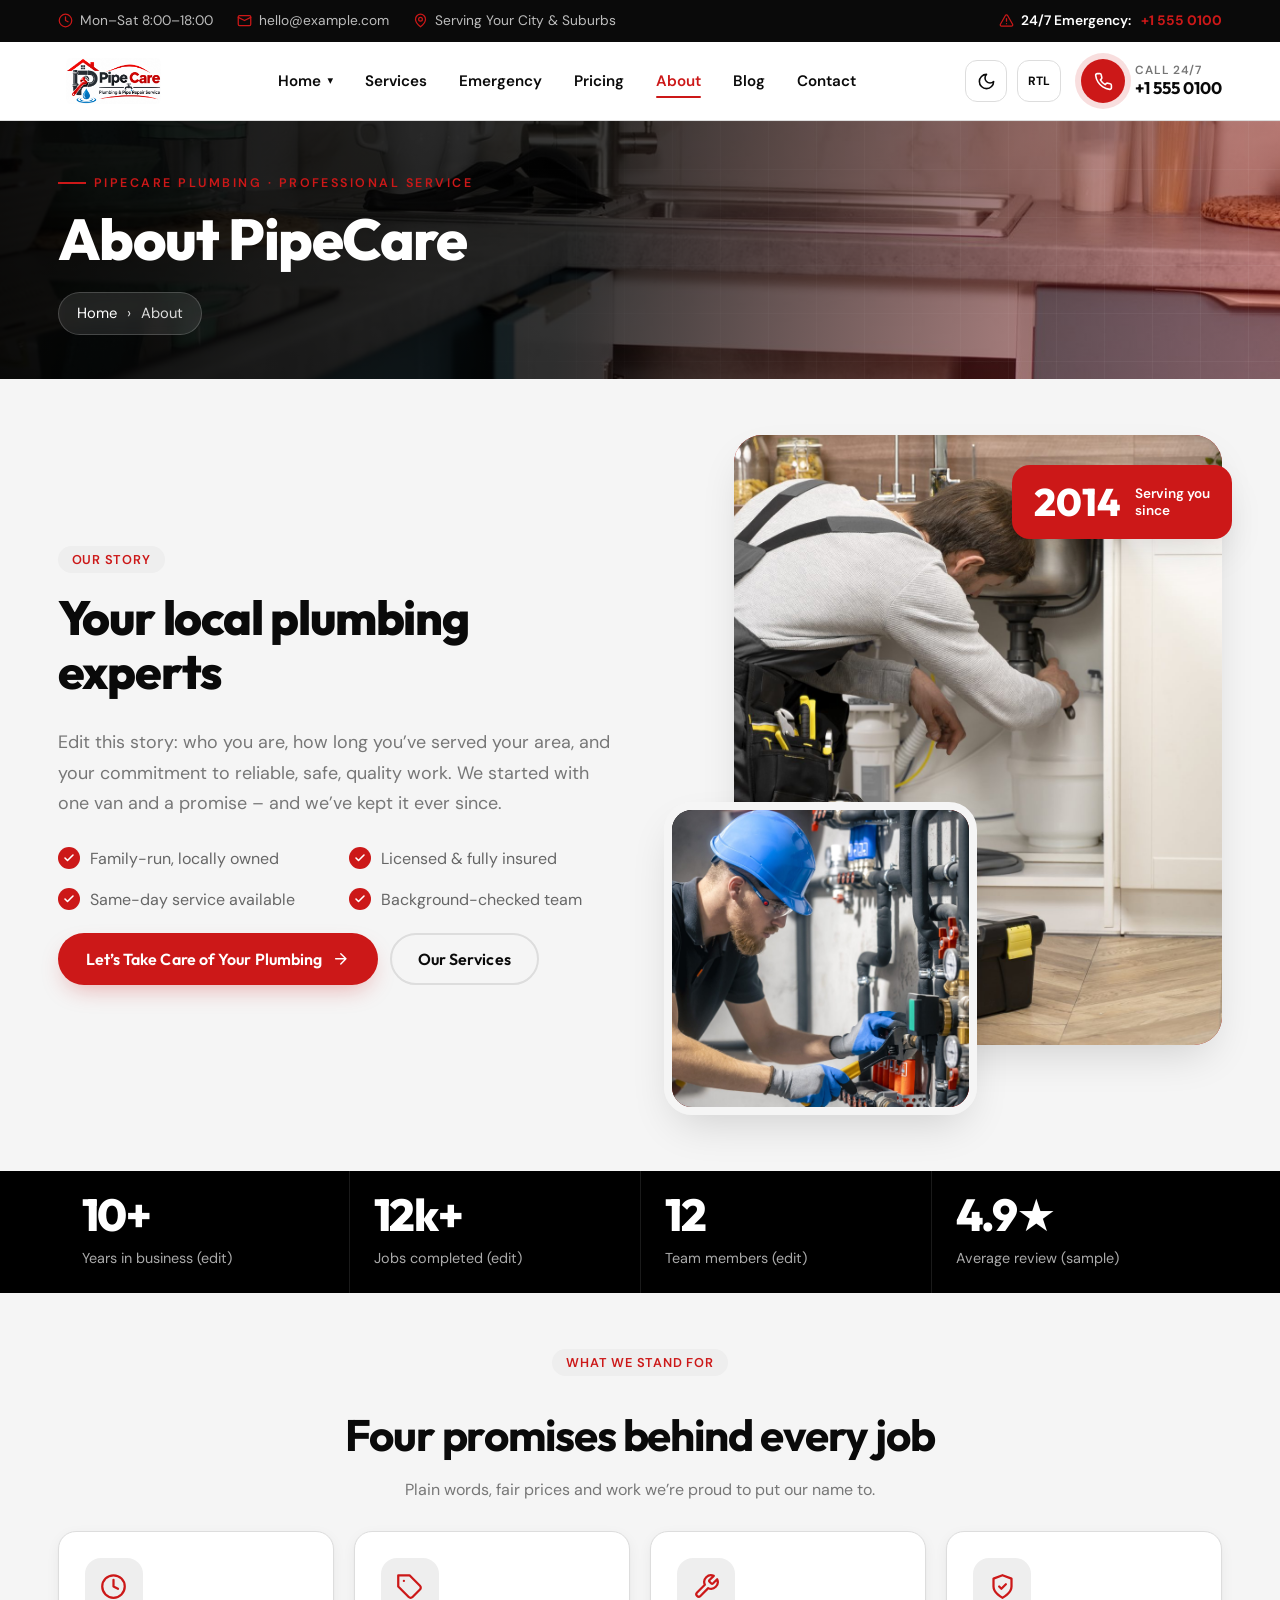
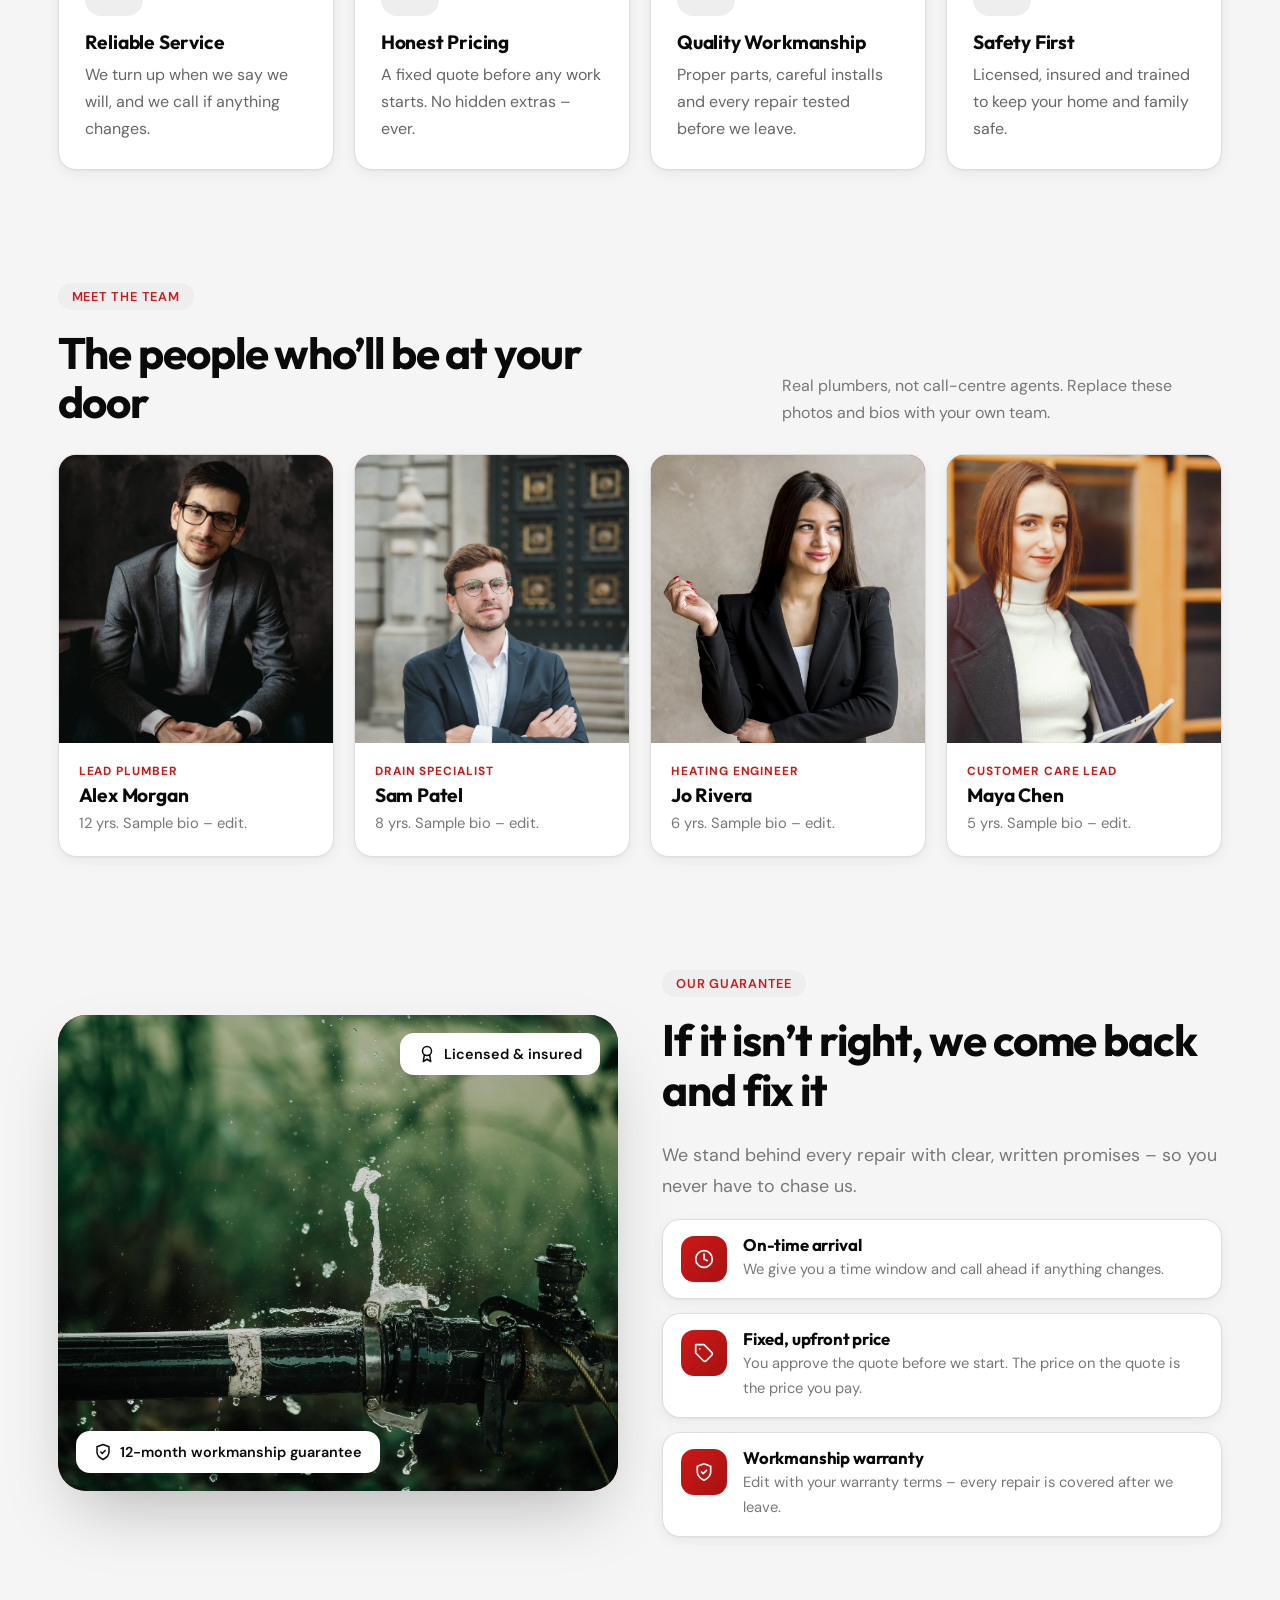
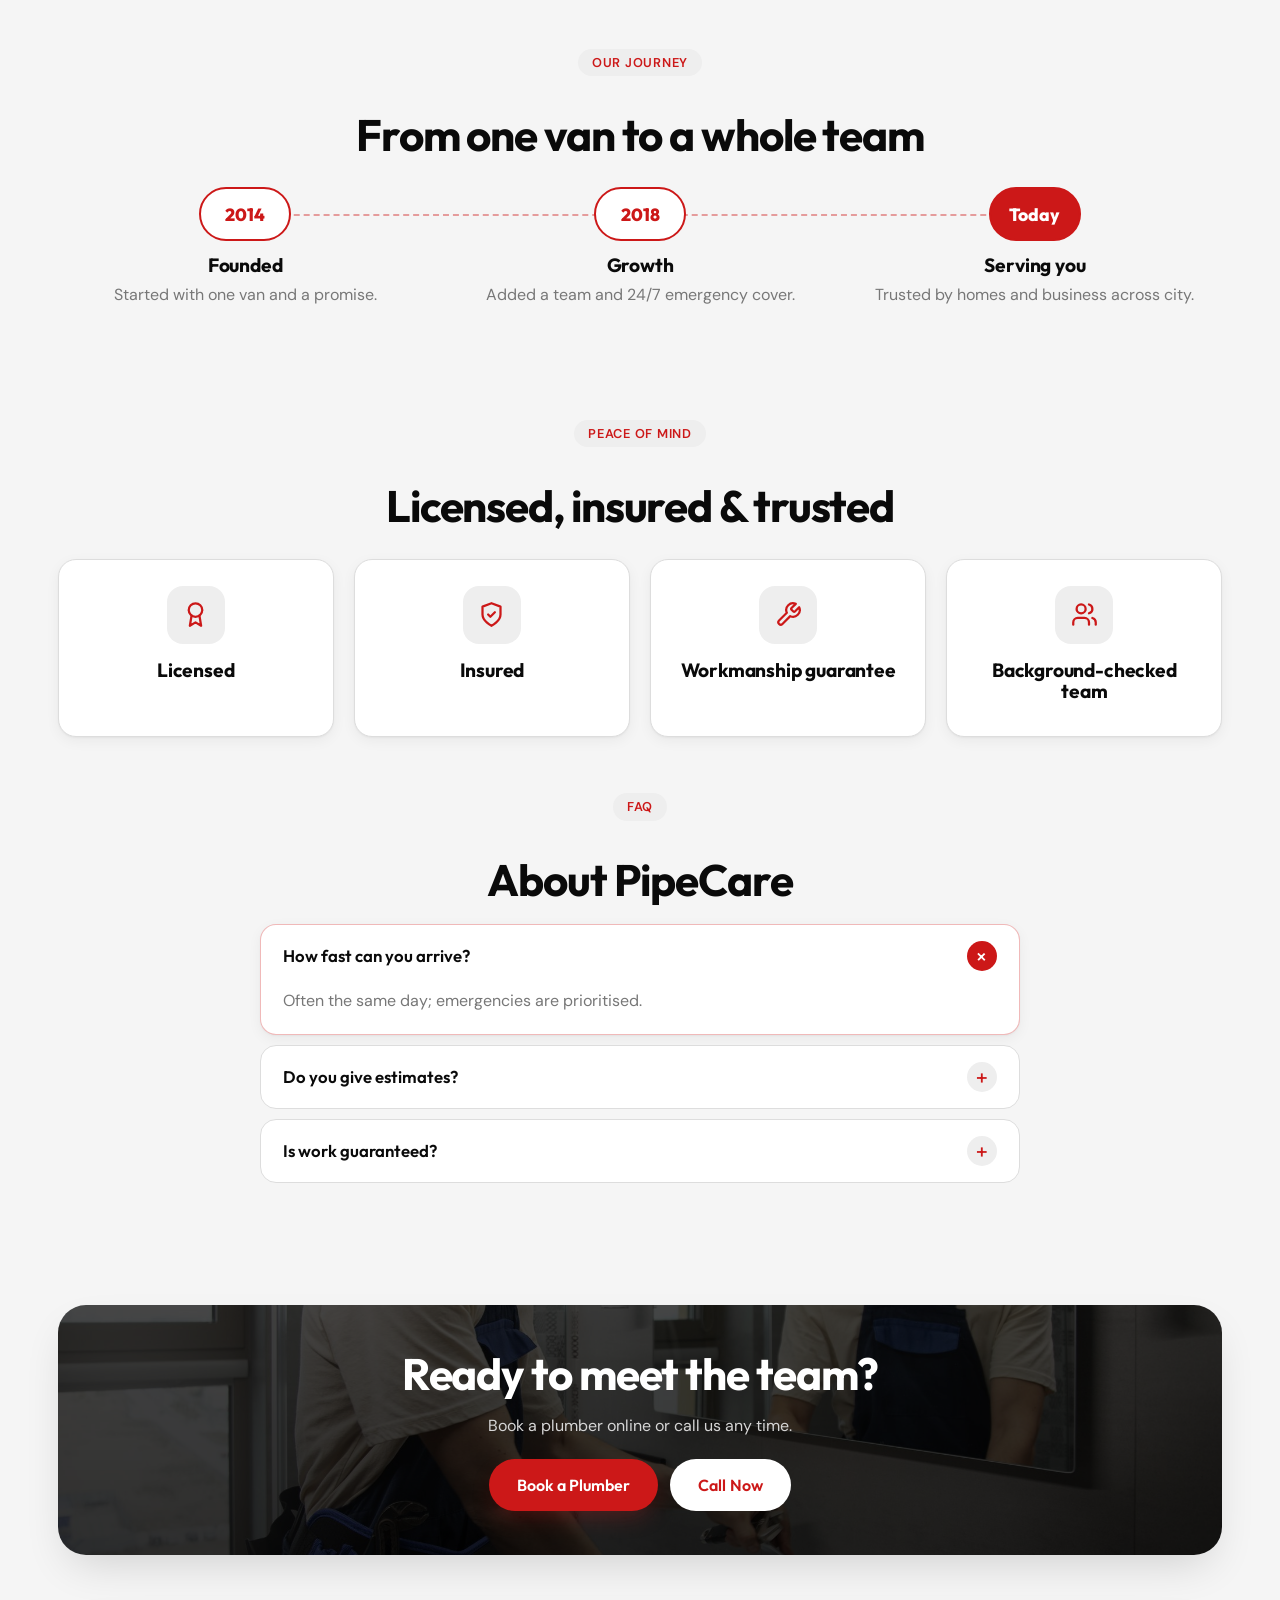
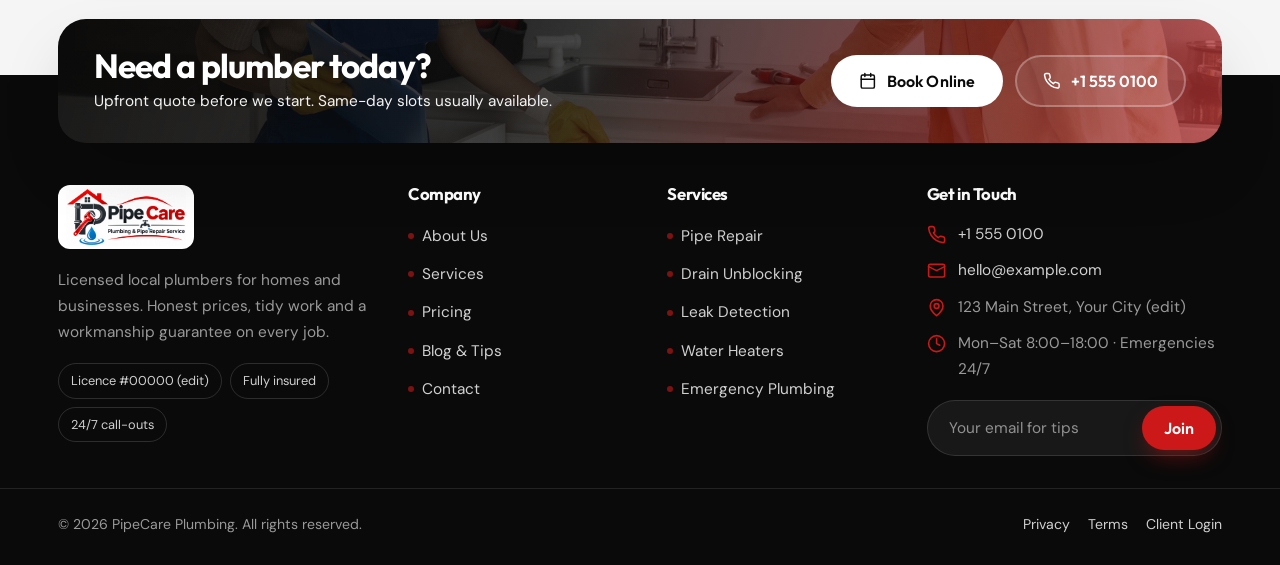
<file: pages/about.html>
<!DOCTYPE html>

<html dir="ltr" lang="en">
<head>
<meta charset="utf-8"/>
<link rel="icon" href="../favicon.ico" sizes="any">
<link rel="icon" type="image/png" sizes="32x32" href="../assets/favicon/favicon-32x32.png">
<link rel="icon" type="image/png" sizes="16x16" href="../assets/favicon/favicon-16x16.png">
<link rel="apple-touch-icon" sizes="180x180" href="../assets/favicon/apple-touch-icon.png">

<meta content="width=device-width, initial-scale=1, viewport-fit=cover" name="viewport"/>
<title>About Us – PipeCare Plumbing</title>
<meta content="PipeCare Plumbing offers fast repairs, drain unblocking, leak detection and 24/7 emergency plumbing with upfront pricing and guaranteed workmanship." name="description"/>
<link href="https://example.com/pages/about.html" rel="canonical"/>
<meta content="About Us – PipeCare Plumbing" property="og:title"/><meta content="website" property="og:type"/>
<link href="https://fonts.googleapis.com" rel="preconnect"/><link crossorigin="" href="https://fonts.gstatic.com" rel="preconnect"/>
<link href="https://fonts.googleapis.com/css2?family=DM+Sans:opsz,wght@9..40,400;9..40,500;9..40,600;9..40,700&amp;family=Outfit:wght@500;600;700;800&amp;display=swap" rel="stylesheet"/>
<link href="../assets/css/style.css" rel="stylesheet"/>
<link href="../assets/css/dark-mode.css" rel="stylesheet"/>
<link href="../assets/css/rtl.css" rel="stylesheet"/>
<script type="application/ld+json">{"@context":"https://schema.org","@type":"Plumber","name":"PipeCare Plumbing","telephone":"+1-555-0100","areaServed":"Your City"}</script>
</head>
<body>
<div class="topbar"><div class="wrap">
<span class="tb-hide"><svg aria-hidden="true" class="i" viewbox="0 0 24 24"><circle cx="12" cy="12" r="10"></circle><path d="M12 6v6l4 2"></path></svg>Mon–Sat 8:00–18:00</span>
<a class="tb-hide" href="mailto:hello@example.com"><svg aria-hidden="true" class="i" viewbox="0 0 24 24"><rect height="16" rx="2" width="20" x="2" y="4"></rect><path d="m22 7-10 5L2 7"></path></svg>hello@example.com</a>
<span class="tb-hide"><svg aria-hidden="true" class="i" viewbox="0 0 24 24"><path d="M20 10c0 6-8 12-8 12s-8-6-8-12a8 8 0 0 1 16 0Z"></path><circle cx="12" cy="10" r="3"></circle></svg>Serving Your City &amp; Suburbs</span>
<a class="tb-emg" href="tel:+15550100"><svg aria-hidden="true" class="i" viewbox="0 0 24 24"><path d="m21.73 18-8-14a2 2 0 0 0-3.48 0l-8 14A2 2 0 0 0 4 21h16a2 2 0 0 0 1.73-3Z"></path><path d="M12 9v4M12 17h.01"></path></svg>24/7 Emergency: <b>+1 555 0100</b></a>
</div></div>
<header class="site-header"><div class="wrap bar">
<a aria-label="PipeCare Plumbing home" class="logo" href="index.html"><img class="logo-img" src="../assets/images/logo.png" alt="PipeCare Plumbing &amp; Pipe Repair Service" width="700" height="337"/></a>
<nav aria-label="Main" id="nav"><ul>
<li class="home-menu"><button aria-expanded="false" aria-haspopup="true" class="home-trigger" type="button">Home <span class="nav-caret">▾</span></button><div class="home-dropdown"><a href="index.html">Home 1 · Classic<small>Light, trust-focused layout</small></a><a href="home-2.html">Home 2 · Modern<small>Dark, bold emergency layout</small></a></div></li>
<li><a href="services.html">Services</a></li>
<li><a href="emergency.html">Emergency</a></li>
<li><a href="pricing.html">Pricing</a></li>
<li><a href="about.html">About</a></li>
<li><a href="blog.html">Blog</a></li>
<li><a href="contact.html">Contact</a></li>
</ul></nav>
<div class="hdr-actions">
<button aria-label="Toggle dark mode" class="ic" id="theme" type="button"><svg aria-hidden="true" class="i" viewbox="0 0 24 24"><path d="M12 3a6 6 0 0 0 9 9 9 9 0 1 1-9-9Z"></path></svg></button>
<button aria-label="Toggle right-to-left layout" class="ic" id="rtl" type="button">RTL</button>
<a class="hdr-call hide-m" href="tel:+15550100"><span class="hdr-call-ic"><svg aria-hidden="true" class="i" viewbox="0 0 24 24"><path d="M22 16.92v3a2 2 0 0 1-2.18 2 19.79 19.79 0 0 1-8.63-3.07 19.5 19.5 0 0 1-6-6 19.79 19.79 0 0 1-3.07-8.67A2 2 0 0 1 4.11 2h3a2 2 0 0 1 2 1.72c.13.96.36 1.9.7 2.81a2 2 0 0 1-.45 2.11L8.09 9.91a16 16 0 0 0 6 6l1.27-1.27a2 2 0 0 1 2.11-.45c.91.34 1.85.57 2.81.7A2 2 0 0 1 22 16.92z"></path></svg></span><span><small>Call 24/7</small><b>+1 555 0100</b></span></a>
<button aria-controls="nav" aria-expanded="false" aria-label="Open menu" class="ic" id="burger" type="button"><svg aria-hidden="true" class="i" viewbox="0 0 24 24"><path d="M4 6h16M4 12h16M4 18h16"></path></svg></button>
</div>
</div></header>
<main id="main">
<section class="page on" id="p-about"><div class="page-banner"style="position:relative;isolation:isolate;overflow:hidden;min-height:240px;display:flex; background-image: url(../assets/images/about.jpg); background-size: cover;"><div class="page-banner-overlay"></div><div class="page-banner-inner"><p class="banner-kicker">PIPECARE PLUMBING · PROFESSIONAL SERVICE</p><h1>About PipeCare</h1><div class="banner-crumb"><a href="../index.html">Home</a><span>›</span><span>About</span></div></div></div>
<!-- STORY -->
<div class="sec h1-about ab-flip"><div class="wrap">
<div>
<span class="eyebrow">Our story</span>
<h1 style="font-size:clamp(2rem,4vw,3rem)">Your local plumbing experts</h1>
<p class="lead">Edit this story: who you are, how long you’ve served your area, and your commitment to reliable, safe, quality work. We started with one van and a promise – and we’ve kept it ever since.</p>
<ul class="trust"><li>Family-run, locally owned</li><li>Licensed &amp; fully insured</li><li>Same-day service available</li><li>Background-checked team</li></ul>
<div class="cta"><a class="btn b1" href="contact.html">Let’s Take Care of Your Plumbing <svg aria-hidden="true" class="i" viewbox="0 0 24 24"><path d="M5 12h14M12 5l7 7-7 7"/></svg></a><a class="btn b3" href="services.html">Our Services</a></div>
</div>
<div class="h1-collage">
<div class="p1"><img src="../assets/images/image3.jpg" alt="Plumber fitting a new pipe" loading="lazy" onerror="this.remove()"></div>
<div class="p2"><img src="../assets/images/emg.jpg" alt="Plumbing tools laid out" loading="lazy" onerror="this.remove()"></div>
<div class="badge-exp"><b>2014</b><span>Serving you<br/>since</span></div>
</div>
</div></div>
<!-- STATS BAND -->
<div class="sec x-dark ab-band"><div class="wrap"><div class="x-statbar" style="margin-top:0;border-top:0">
<div><b>10+</b><span>Years in business (edit)</span></div><div><b>12k+</b><span>Jobs completed (edit)</span></div><div><b>12</b><span>Team members (edit)</span></div><div><b>4.9★</b><span>Average review (sample)</span></div>
</div></div></div>
<!-- VALUES -->
<div class="sec alt"><div class="wrap"><div class="sec-head center"><span class="eyebrow">What we stand for</span><h2>Four promises behind every job</h2><p>Plain words, fair prices and work we’re proud to put our name to.</p></div><div class="grid ab-values"><div class="card"><span class="e" aria-hidden="true"><svg aria-hidden="true" class="i" viewbox="0 0 24 24"><circle cx="12" cy="12" r="10"/><path d="M12 6v6l4 2"/></svg></span><h3>Reliable Service</h3><p>We turn up when we say we will, and we call if anything changes.</p></div><div class="card"><span class="e" aria-hidden="true"><svg aria-hidden="true" class="i" viewbox="0 0 24 24"><path d="M12 2H2v10l9.29 9.29a2.41 2.41 0 0 0 3.42 0l6.58-6.58a2.41 2.41 0 0 0 0-3.42L12 2Z"/><path d="M7 7h.01"/></svg></span><h3>Honest Pricing</h3><p>A fixed quote before any work starts. No hidden extras – ever.</p></div><div class="card"><span class="e" aria-hidden="true"><svg aria-hidden="true" class="i" viewbox="0 0 24 24"><path d="M14.7 6.3a1 1 0 0 0 0 1.4l1.6 1.6a1 1 0 0 0 1.4 0l3.77-3.77a6 6 0 0 1-7.94 7.94l-6.91 6.91a2.12 2.12 0 0 1-3-3l6.91-6.91a6 6 0 0 1 7.94-7.94l-3.76 3.76z"/></svg></span><h3>Quality Workmanship</h3><p>Proper parts, careful installs and every repair tested before we leave.</p></div><div class="card"><span class="e" aria-hidden="true"><svg aria-hidden="true" class="i" viewbox="0 0 24 24"><path d="M12 22s8-4 8-10V5l-8-3-8 3v7c0 6 8 10 8 10z"/><path d="m9 12 2 2 4-4"/></svg></span><h3>Safety First</h3><p>Licensed, insured and trained to keep your home and family safe.</p></div></div></div></div>
<!-- TEAM -->
<div class="sec"><div class="wrap"><div class="sec-head"><div><span class="eyebrow">Meet the team</span><h2>The people who’ll be at your door</h2></div><p>Real plumbers, not call-centre agents. Replace these photos and bios with your own team.</p></div><div class="grid team-grid"><article class="card team-card"><div class="tp"><img src="../assets/images/team1.jpg" alt="Alex Morgan, Lead Plumber" loading="lazy" onerror="this.remove()"></div><div class="tb"><small class="role">Lead Plumber</small><h3>Alex Morgan</h3><p>12 yrs. Sample bio – edit.</p></div></article><article class="card team-card"><div class="tp"><img src="../assets/images/team2.jpg" alt="Sam Patel, Drain Specialist" loading="lazy" onerror="this.remove()"></div><div class="tb"><small class="role">Drain Specialist</small><h3>Sam Patel</h3><p>8 yrs. Sample bio – edit.</p></div></article><article class="card team-card"><div class="tp"><img src="../assets/images/team3.jpg" alt="Jo Rivera, Heating Engineer" loading="lazy" onerror="this.remove()"></div><div class="tb"><small class="role">Heating Engineer</small><h3>Jo Rivera</h3><p>6 yrs. Sample bio – edit.</p></div></article><article class="card team-card"><div class="tp"><img src="../assets/images/team4.jpg" alt="Maya Chen, Customer Care Lead" loading="lazy" onerror="this.remove()"></div><div class="tb"><small class="role">Customer Care Lead</small><h3>Maya Chen</h3><p>5 yrs. Sample bio – edit.</p></div></article></div></div></div>
<!-- NEW: OUR GUARANTEE -->
<div class="sec alt ab-promise"><div class="wrap">
<div class="ab-photo"><img src="../assets/images/image6.jpg" alt="PipeCare plumber at work" loading="lazy" onerror="this.remove()"><span class="float f1"><svg aria-hidden="true" class="i" viewbox="0 0 24 24"><path d="M12 22s8-4 8-10V5l-8-3-8 3v7c0 6 8 10 8 10z"/><path d="m9 12 2 2 4-4"/></svg>12-month workmanship guarantee</span><span class="float f2"><svg aria-hidden="true" class="i" viewbox="0 0 24 24"><circle cx="12" cy="8" r="6"/><path d="M15.48 12.89 17 22l-5-3-5 3 1.52-9.11"/></svg>Licensed &amp; insured</span></div>
<div>
<span class="eyebrow">Our guarantee</span>
<h2>If it isn’t right, we come back and fix it</h2>
<p class="lead">We stand behind every repair with clear, written promises – so you never have to chase us.</p>
<div class="ab-rows">
<div class="ab-row"><span><svg aria-hidden="true" class="i" viewbox="0 0 24 24"><circle cx="12" cy="12" r="10"/><path d="M12 6v6l4 2"/></svg></span><div><h3>On-time arrival</h3><p>We give you a time window and call ahead if anything changes.</p></div></div>
<div class="ab-row"><span><svg aria-hidden="true" class="i" viewbox="0 0 24 24"><path d="M12 2H2v10l9.29 9.29a2.41 2.41 0 0 0 3.42 0l6.58-6.58a2.41 2.41 0 0 0 0-3.42L12 2Z"/><path d="M7 7h.01"/></svg></span><div><h3>Fixed, upfront price</h3><p>You approve the quote before we start. The price on the quote is the price you pay.</p></div></div>
<div class="ab-row"><span><svg aria-hidden="true" class="i" viewbox="0 0 24 24"><path d="M12 22s8-4 8-10V5l-8-3-8 3v7c0 6 8 10 8 10z"/><path d="m9 12 2 2 4-4"/></svg></span><div><h3>Workmanship warranty</h3><p>Edit with your warranty terms – every repair is covered after we leave.</p></div></div>
</div>
</div>
</div></div>
<!-- JOURNEY -->
<div class="sec"><div class="wrap"><div class="sec-head center"><span class="eyebrow">Our journey</span><h2>From one van to a whole team</h2></div>
<div class="ab-timeline">
<div><span class="yr">2014</span><h3>Founded</h3><p>Started with one van and a promise.</p></div>
<div><span class="yr">2018</span><h3>Growth</h3><p>Added a team and 24/7 emergency cover.</p></div>
<div><span class="yr">Today</span><h3>Serving you</h3><p>Trusted by homes and business across city.</p></div>
</div></div></div>
<!-- TRUST -->
<div class="sec alt"><div class="wrap"><div class="sec-head center"><span class="eyebrow">Peace of mind</span><h2>Licensed, insured &amp; trusted</h2></div><div class="grid">
<div class="card ctr"><span aria-hidden="true" class="e"><svg aria-hidden="true" class="i" viewbox="0 0 24 24"><circle cx="12" cy="8" r="6"/><path d="M15.48 12.89 17 22l-5-3-5 3 1.52-9.11"/></svg></span><h3>Licensed</h3></div><div class="card ctr"><span aria-hidden="true" class="e"><svg aria-hidden="true" class="i" viewbox="0 0 24 24"><path d="M12 22s8-4 8-10V5l-8-3-8 3v7c0 6 8 10 8 10z"/><path d="m9 12 2 2 4-4"/></svg></span><h3>Insured</h3></div><div class="card ctr"><span aria-hidden="true" class="e"><svg aria-hidden="true" class="i" viewbox="0 0 24 24"><path d="M14.7 6.3a1 1 0 0 0 0 1.4l1.6 1.6a1 1 0 0 0 1.4 0l3.77-3.77a6 6 0 0 1-7.94 7.94l-6.91 6.91a2.12 2.12 0 0 1-3-3l6.91-6.91a6 6 0 0 1 7.94-7.94l-3.76 3.76z"/></svg></span><h3>Workmanship guarantee</h3></div><div class="card ctr"><span aria-hidden="true" class="e"><svg aria-hidden="true" class="i" viewbox="0 0 24 24"><path d="M16 21v-2a4 4 0 0 0-4-4H6a4 4 0 0 0-4 4v2"/><circle cx="9" cy="7" r="4"/><path d="M22 21v-2a4 4 0 0 0-3-3.87M16 3.13a4 4 0 0 1 0 7.75"/></svg></span><h3>Background-checked team</h3></div></div></div></div>
<div class="sec alt"><div class="wrap"><div style="max-width:760px;margin:auto"><div class="sec-head center" style="margin-bottom:20px"><span class="eyebrow">FAQ</span><h2>About PipeCare</h2></div><details open><summary>How fast can you arrive?</summary><p>Often the same day; emergencies are prioritised.</p></details><details><summary>Do you give estimates?</summary><p>Yes, before any work begins.</p></details><details><summary>Is work guaranteed?</summary><p>Yes, repairs carry a workmanship guarantee.</p></details></div></div></div>
<div class="sec"><div class="wrap"><div class="ctr cta-photo"><h2>Ready to meet the team?</h2><p>Book a plumber online or call us any time.</p><div class="cta" style="justify-content:center"><a class="btn b1" href="contact.html">Book a Plumber</a><a class="btn b2" href="tel:+15550100">Call Now</a></div></div></div></div>
</section>
</main>
<footer class="site-footer">
<div class="wrap ft-cta"><div class="ft-cta-box"><div><h2>Need a plumber today?</h2><p>Upfront quote before we start. Same-day slots usually available.</p></div><div class="cta"><a class="btn b4" href="contact.html"><svg aria-hidden="true" class="i" viewbox="0 0 24 24"><rect height="18" rx="2" width="18" x="3" y="4"></rect><path d="M16 2v4M8 2v4M3 10h18"></path></svg>Book Online</a><a class="btn bghost" href="tel:+15550100"><svg aria-hidden="true" class="i" viewbox="0 0 24 24"><path d="M22 16.92v3a2 2 0 0 1-2.18 2 19.79 19.79 0 0 1-8.63-3.07 19.5 19.5 0 0 1-6-6 19.79 19.79 0 0 1-3.07-8.67A2 2 0 0 1 4.11 2h3a2 2 0 0 1 2 1.72c.13.96.36 1.9.7 2.81a2 2 0 0 1-.45 2.11L8.09 9.91a16 16 0 0 0 6 6l1.27-1.27a2 2 0 0 1 2.11-.45c.91.34 1.85.57 2.81.7A2 2 0 0 1 22 16.92z"></path></svg>+1 555 0100</a></div></div></div>
<div class="wrap ft-grid">
<div class="ft-brand"><a class="logo" href="../index.html"><img class="logo-img" src="../assets/images/logo.png" alt="PipeCare Plumbing &amp; Pipe Repair Service" width="700" height="337"/></a>
<p>Licensed local plumbers for homes and businesses. Honest prices, tidy work and a workmanship guarantee on every job.</p>
<div class="ft-badges"><span>Licence #00000 (edit)</span><span>Fully insured</span><span>24/7 call-outs</span></div></div>
<div><h4>Company</h4><ul><li><a href="about.html">About Us</a></li><li><a href="services.html">Services</a></li><li><a href="pricing.html">Pricing</a></li><li><a href="blog.html">Blog &amp; Tips</a></li><li><a href="contact.html">Contact</a></li></ul></div>
<div><h4>Services</h4><ul><li><a href="service-details.html">Pipe Repair</a></li><li><a href="services.html">Drain Unblocking</a></li><li><a href="services.html">Leak Detection</a></li><li><a href="services.html">Water Heaters</a></li><li><a href="emergency.html">Emergency Plumbing</a></li></ul></div>
<div><h4>Get in Touch</h4><ul class="ft-contact"><li><svg aria-hidden="true" class="i" viewbox="0 0 24 24"><path d="M22 16.92v3a2 2 0 0 1-2.18 2 19.79 19.79 0 0 1-8.63-3.07 19.5 19.5 0 0 1-6-6 19.79 19.79 0 0 1-3.07-8.67A2 2 0 0 1 4.11 2h3a2 2 0 0 1 2 1.72c.13.96.36 1.9.7 2.81a2 2 0 0 1-.45 2.11L8.09 9.91a16 16 0 0 0 6 6l1.27-1.27a2 2 0 0 1 2.11-.45c.91.34 1.85.57 2.81.7A2 2 0 0 1 22 16.92z"></path></svg><a href="tel:+15550100">+1 555 0100</a></li><li><svg aria-hidden="true" class="i" viewbox="0 0 24 24"><rect height="16" rx="2" width="20" x="2" y="4"></rect><path d="m22 7-10 5L2 7"></path></svg><a href="mailto:hello@example.com">hello@example.com</a></li><li><svg aria-hidden="true" class="i" viewbox="0 0 24 24"><path d="M20 10c0 6-8 12-8 12s-8-6-8-12a8 8 0 0 1 16 0Z"></path><circle cx="12" cy="10" r="3"></circle></svg><span>123 Main Street, Your City (edit)</span></li><li><svg aria-hidden="true" class="i" viewbox="0 0 24 24"><circle cx="12" cy="12" r="10"></circle><path d="M12 6v6l4 2"></path></svg><span>Mon–Sat 8:00–18:00 · Emergencies 24/7</span></li></ul>
<form class="ft-news" onsubmit="event.preventDefault();this.querySelector('button').textContent='Subscribed!'"><label class="sr-only" for="ft-email">Email for plumbing tips</label><input id="ft-email" placeholder="Your email for tips" required="" type="email"/><button class="btn b2" type="submit">Join</button></form></div>
</div>
<div class="wrap ft-bottom"><span>© 2026 PipeCare Plumbing. All rights reserved.</span><nav aria-label="Legal"><a href="contact.html">Privacy</a><a href="contact.html">Terms</a><a href="login.html">Client Login</a></nav></div>
</footer>
<script src="../assets/js/theme.js"></script>
<script src="../assets/js/rtl.js"></script>
<script src="../assets/js/main.js"></script>
</body>
</html>
</file>
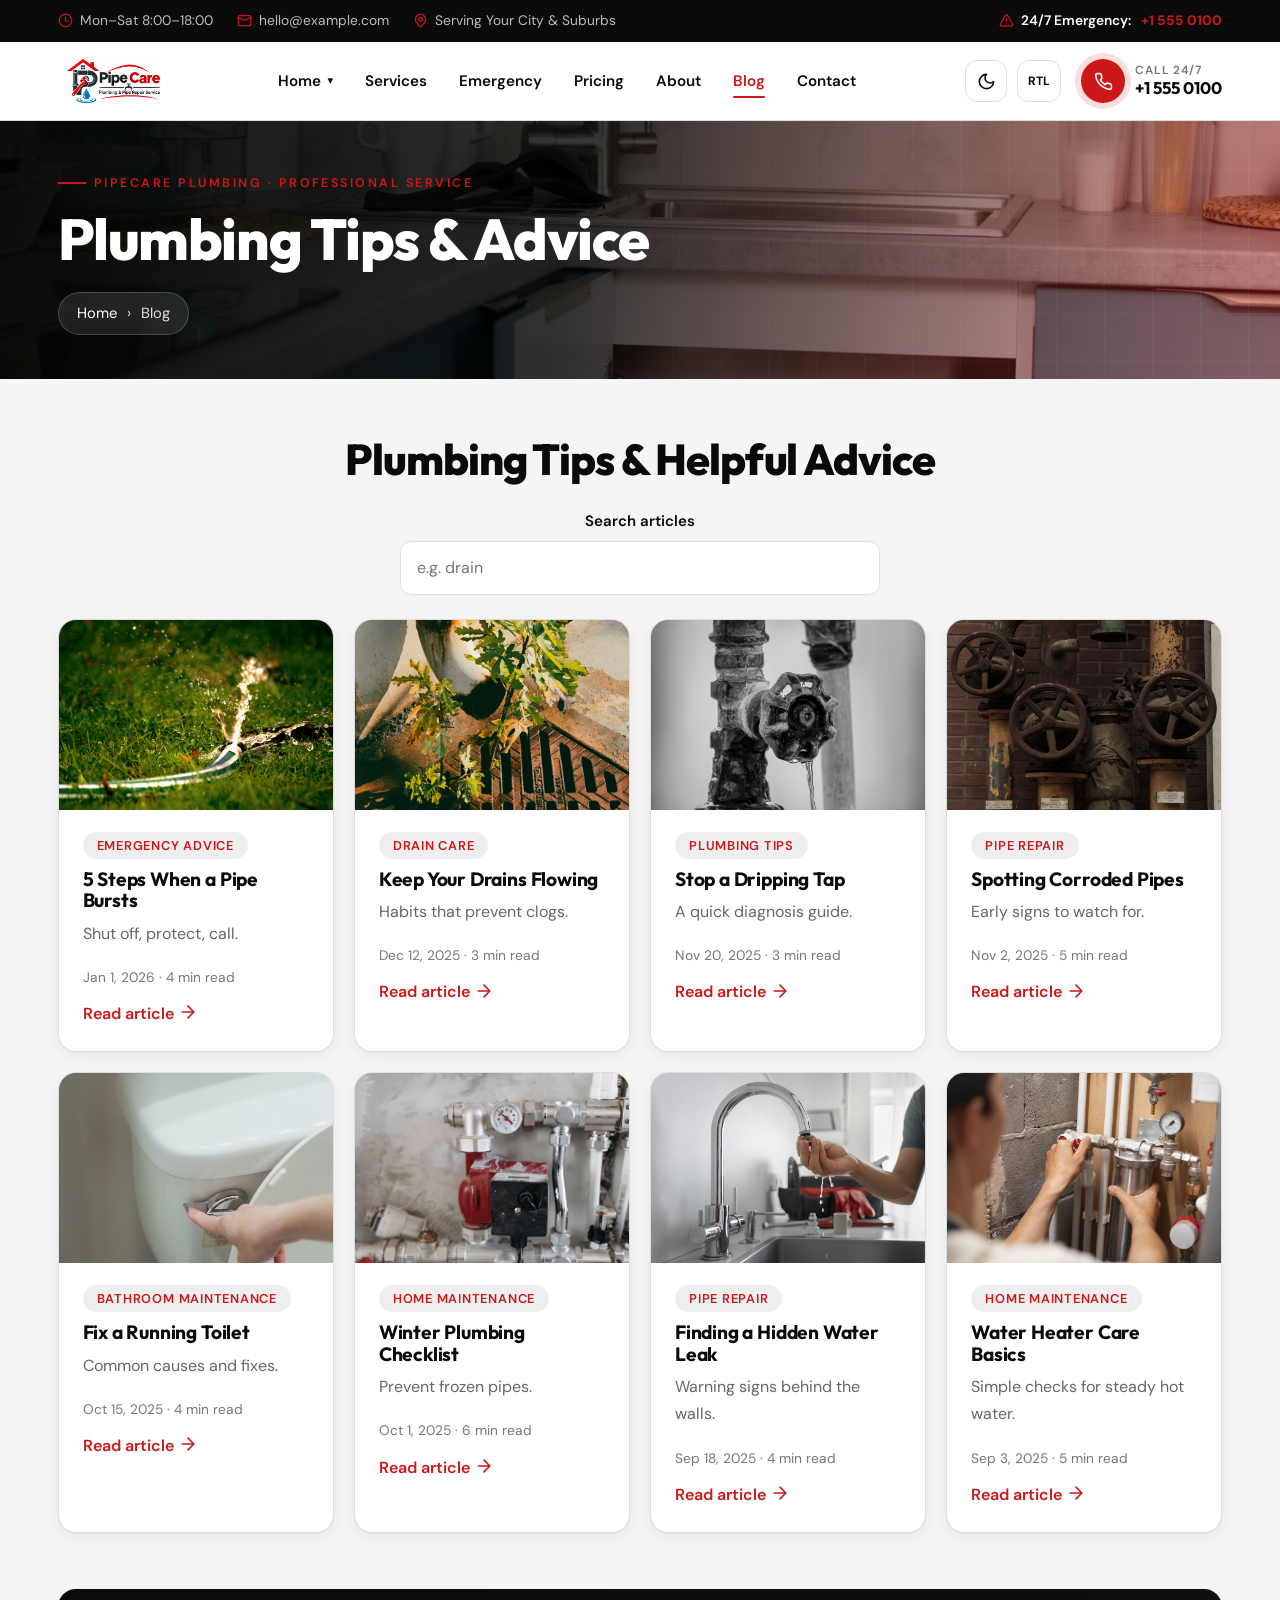
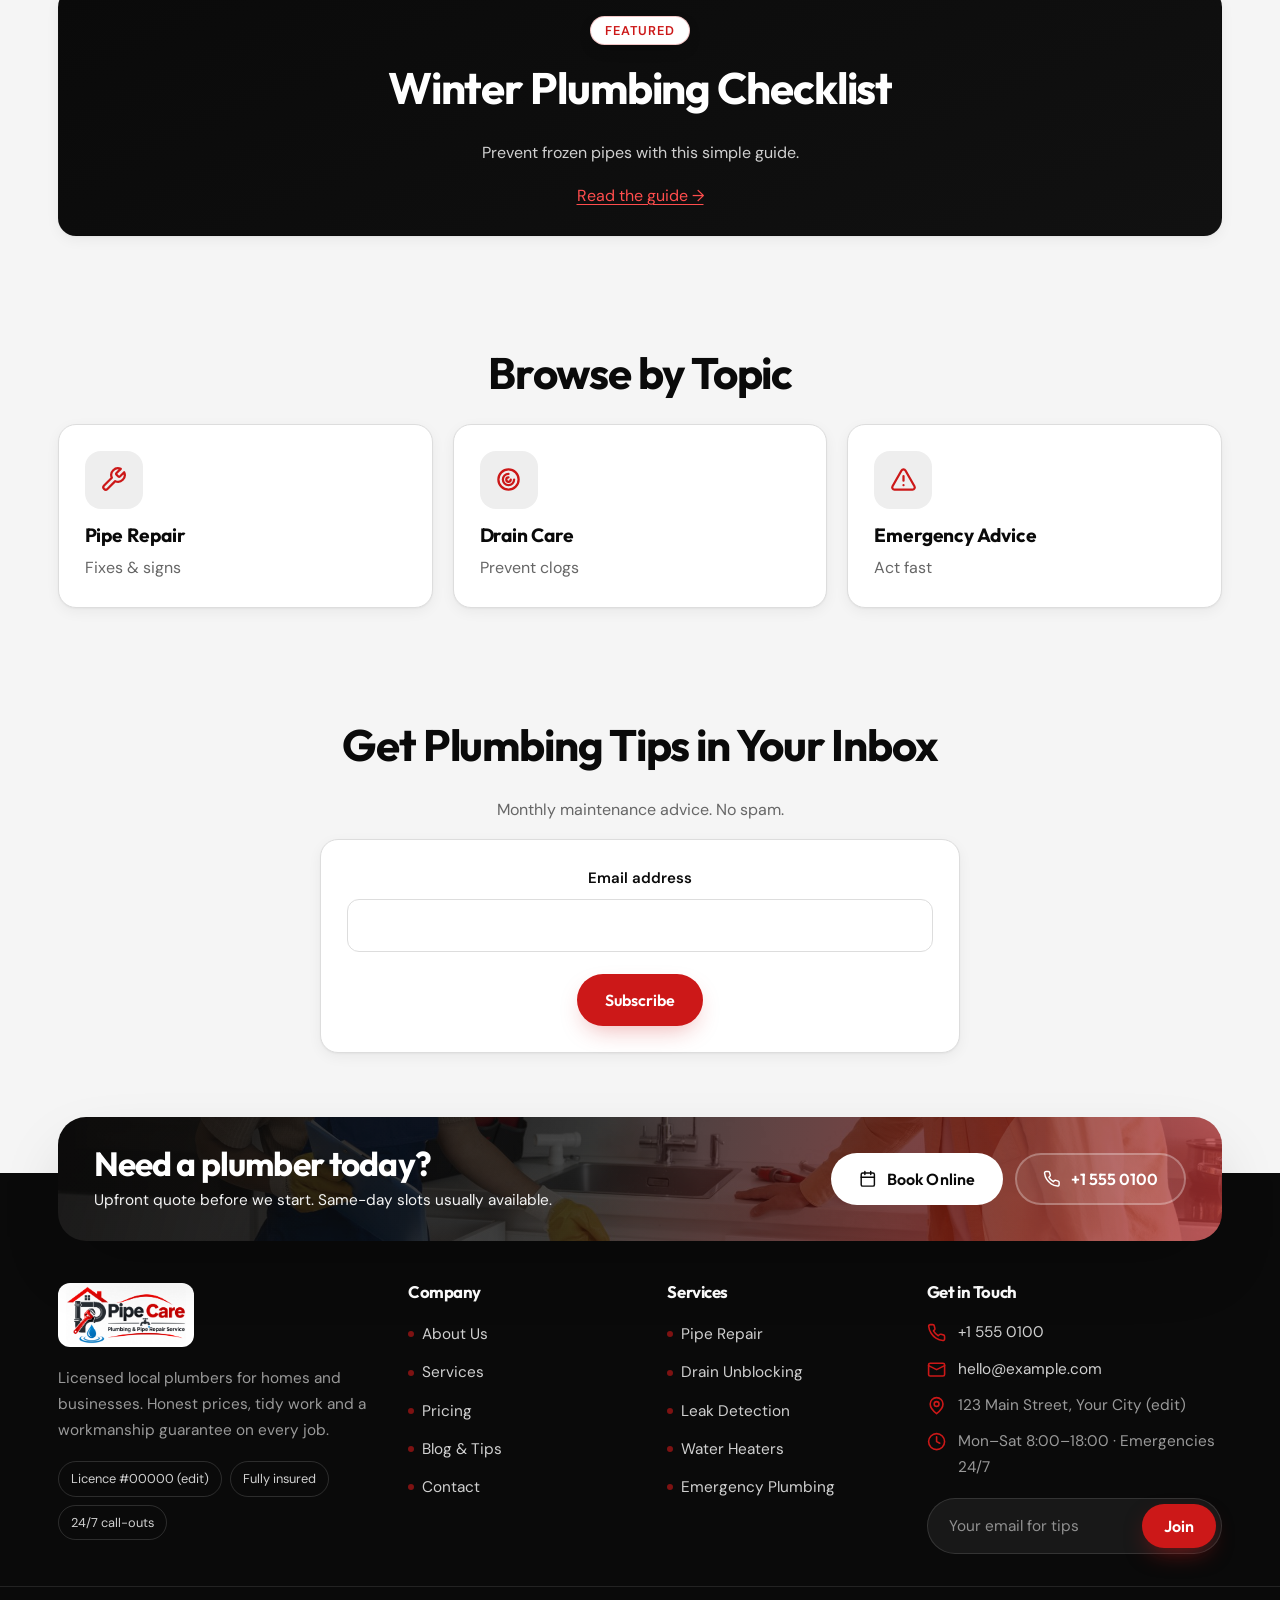
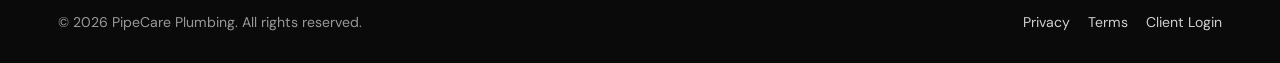
<file: pages/blog.html>
<!DOCTYPE html>

<html dir="ltr" lang="en">
<head>
<meta charset="utf-8"/>
<link rel="icon" href="../favicon.ico" sizes="any">
<link rel="icon" type="image/png" sizes="32x32" href="../assets/favicon/favicon-32x32.png">
<link rel="icon" type="image/png" sizes="16x16" href="../assets/favicon/favicon-16x16.png">
<link rel="apple-touch-icon" sizes="180x180" href="../assets/favicon/apple-touch-icon.png">

<meta content="width=device-width, initial-scale=1, viewport-fit=cover" name="viewport"/>
<title>Plumbing Tips &amp; Advice – PipeCare Plumbing</title>
<meta content="PipeCare Plumbing offers fast repairs, drain unblocking, leak detection and 24/7 emergency plumbing with upfront pricing and guaranteed workmanship." name="description"/>
<link href="https://example.com/pages/blog.html" rel="canonical"/>
<meta content="Plumbing Tips &amp; Advice – PipeCare Plumbing" property="og:title"/><meta content="website" property="og:type"/>
<link href="https://fonts.googleapis.com" rel="preconnect"/><link crossorigin="" href="https://fonts.gstatic.com" rel="preconnect"/>
<link href="https://fonts.googleapis.com/css2?family=DM+Sans:opsz,wght@9..40,400;9..40,500;9..40,600;9..40,700&amp;family=Outfit:wght@500;600;700;800&amp;display=swap" rel="stylesheet"/>
<link href="../assets/css/style.css" rel="stylesheet"/>
<link href="../assets/css/dark-mode.css" rel="stylesheet"/>
<link href="../assets/css/rtl.css" rel="stylesheet"/>
<script type="application/ld+json">{"@context":"https://schema.org","@type":"Plumber","name":"PipeCare Plumbing","telephone":"+1-555-0100","areaServed":"Your City"}</script>
</head>
<body>
<div class="topbar"><div class="wrap">
<span class="tb-hide"><svg aria-hidden="true" class="i" viewbox="0 0 24 24"><circle cx="12" cy="12" r="10"></circle><path d="M12 6v6l4 2"></path></svg>Mon–Sat 8:00–18:00</span>
<a class="tb-hide" href="mailto:hello@example.com"><svg aria-hidden="true" class="i" viewbox="0 0 24 24"><rect height="16" rx="2" width="20" x="2" y="4"></rect><path d="m22 7-10 5L2 7"></path></svg>hello@example.com</a>
<span class="tb-hide"><svg aria-hidden="true" class="i" viewbox="0 0 24 24"><path d="M20 10c0 6-8 12-8 12s-8-6-8-12a8 8 0 0 1 16 0Z"></path><circle cx="12" cy="10" r="3"></circle></svg>Serving Your City &amp; Suburbs</span>
<a class="tb-emg" href="tel:+15550100"><svg aria-hidden="true" class="i" viewbox="0 0 24 24"><path d="m21.73 18-8-14a2 2 0 0 0-3.48 0l-8 14A2 2 0 0 0 4 21h16a2 2 0 0 0 1.73-3Z"></path><path d="M12 9v4M12 17h.01"></path></svg>24/7 Emergency: <b>+1 555 0100</b></a>
</div></div>
<header class="site-header"><div class="wrap bar">
<a aria-label="PipeCare Plumbing home" class="logo" href="index.html"><img class="logo-img" src="../assets/images/logo.png" alt="PipeCare Plumbing &amp; Pipe Repair Service" width="700" height="337"/></a>
<nav aria-label="Main" id="nav"><ul>
<li class="home-menu"><button aria-expanded="false" aria-haspopup="true" class="home-trigger" type="button">Home <span class="nav-caret">▾</span></button><div class="home-dropdown"><a href="index.html">Home 1 · Classic<small>Light, trust-focused layout</small></a><a href="home-2.html">Home 2 · Modern<small>Dark, bold emergency layout</small></a></div></li>
<li><a href="services.html">Services</a></li>
<li><a href="emergency.html">Emergency</a></li>
<li><a href="pricing.html">Pricing</a></li>
<li><a href="about.html">About</a></li>
<li><a href="blog.html">Blog</a></li>
<li><a href="contact.html">Contact</a></li>
</ul></nav>
<div class="hdr-actions">
<button aria-label="Toggle dark mode" class="ic" id="theme" type="button"><svg aria-hidden="true" class="i" viewbox="0 0 24 24"><path d="M12 3a6 6 0 0 0 9 9 9 9 0 1 1-9-9Z"></path></svg></button>
<button aria-label="Toggle right-to-left layout" class="ic" id="rtl" type="button">RTL</button>
<a class="hdr-call hide-m" href="tel:+15550100"><span class="hdr-call-ic"><svg aria-hidden="true" class="i" viewbox="0 0 24 24"><path d="M22 16.92v3a2 2 0 0 1-2.18 2 19.79 19.79 0 0 1-8.63-3.07 19.5 19.5 0 0 1-6-6 19.79 19.79 0 0 1-3.07-8.67A2 2 0 0 1 4.11 2h3a2 2 0 0 1 2 1.72c.13.96.36 1.9.7 2.81a2 2 0 0 1-.45 2.11L8.09 9.91a16 16 0 0 0 6 6l1.27-1.27a2 2 0 0 1 2.11-.45c.91.34 1.85.57 2.81.7A2 2 0 0 1 22 16.92z"></path></svg></span><span><small>Call 24/7</small><b>+1 555 0100</b></span></a>
<button aria-controls="nav" aria-expanded="false" aria-label="Open menu" class="ic" id="burger" type="button"><svg aria-hidden="true" class="i" viewbox="0 0 24 24"><path d="M4 6h16M4 12h16M4 18h16"></path></svg></button>
</div>
</div></header>
<main id="main">
<section class="page on" id="p-blog"><div class="page-banner"style="position:relative;isolation:isolate;overflow:hidden;min-height:240px;display:flex; background-image: url(../assets/images/about.jpg); background-size: cover;"><div class="page-banner-overlay"></div><div class="page-banner-inner"><p class="banner-kicker">PIPECARE PLUMBING · PROFESSIONAL SERVICE</p><h1>Plumbing Tips &amp; Advice</h1><div class="banner-crumb"><a href="../index.html">Home</a><span>›</span><span>Blog</span></div></div></div><div class="sec"><div class="wrap"><h1 style="text-align:center">Plumbing Tips &amp; Helpful Advice</h1><div style="max-width:480px;margin:0 auto 24px;text-align:center"><label for="q" style="display:block;text-align:center">Search articles</label><input id="q" placeholder="e.g. drain" type="search"/></div><div aria-live="polite" class="grid" id="blogGrid">
<article class="card blog-card" data-cat="Emergency Advice"><div class="svc-photo"><img src="../assets/images/burst.jpg" alt="5 Steps to Take When a Pipe Bursts" loading="lazy"/></div><span class="badge">Emergency Advice</span><h3>5 Steps When a Pipe Bursts</h3><p>Shut off, protect, call.</p><small>Jan 1, 2026 · 4 min read</small><br/><a class="link-arrow" href="blog.html">Read article <svg class="i" viewBox="0 0 24 24" aria-hidden="true"><path d="M5 12h14M12 5l7 7-7 7"/></svg></a></article>
<article class="card blog-card" data-cat="Drain Care"><div class="svc-photo"><img src="../assets/images/drains flowing.jpg" alt="Keep Your Drains Flowing" loading="lazy"/></div><span class="badge">Drain Care</span><h3>Keep Your Drains Flowing</h3><p>Habits that prevent clogs.</p><small>Dec 12, 2025 · 3 min read</small><br/><a class="link-arrow" href="blog.html">Read article <svg class="i" viewBox="0 0 24 24" aria-hidden="true"><path d="M5 12h14M12 5l7 7-7 7"/></svg></a></article>
<article class="card blog-card" data-cat="Plumbing Tips"><div class="svc-photo"><img src="../assets/images/Stop a Dripping Tap.jpg" alt="Stop a Dripping Tap" loading="lazy"/></div><span class="badge">Plumbing Tips</span><h3>Stop a Dripping Tap</h3><p>A quick diagnosis guide.</p><small>Nov 20, 2025 · 3 min read</small><br/><a class="link-arrow" href="blog.html">Read article <svg class="i" viewBox="0 0 24 24" aria-hidden="true"><path d="M5 12h14M12 5l7 7-7 7"/></svg></a></article>
<article class="card blog-card" data-cat="Pipe Repair"><div class="svc-photo"><img src="../assets/images/Spotting Corroded Pipes.jpg" alt="Spotting Corroded Pipes" loading="lazy"/></div><span class="badge">Pipe Repair</span><h3>Spotting Corroded Pipes</h3><p>Early signs to watch for.</p><small>Nov 2, 2025 · 5 min read</small><br/><a class="link-arrow" href="blog.html">Read article <svg class="i" viewBox="0 0 24 24" aria-hidden="true"><path d="M5 12h14M12 5l7 7-7 7"/></svg></a></article>
<article class="card blog-card" data-cat="Bathroom Maintenance"><div class="svc-photo"><img src="../assets/images/Fix a Running Toilet.jpg" alt="Fix a Running Toilet" loading="lazy"/></div><span class="badge">Bathroom Maintenance</span><h3>Fix a Running Toilet</h3><p>Common causes and fixes.</p><small>Oct 15, 2025 · 4 min read</small><br/><a class="link-arrow" href="blog.html">Read article <svg class="i" viewBox="0 0 24 24" aria-hidden="true"><path d="M5 12h14M12 5l7 7-7 7"/></svg></a></article>
<article class="card blog-card" data-cat="Home Maintenance"><div class="svc-photo"><img src="../assets/images/Winter Plumbing Checklist.jpg" alt="Winter Plumbing Checklist" loading="lazy"/></div><span class="badge">Home Maintenance</span><h3>Winter Plumbing Checklist</h3><p>Prevent frozen pipes.</p><small>Oct 1, 2025 · 6 min read</small><br/><a class="link-arrow" href="blog.html">Read article <svg class="i" viewBox="0 0 24 24" aria-hidden="true"><path d="M5 12h14M12 5l7 7-7 7"/></svg></a></article>
<article class="card blog-card" data-cat="Pipe Repair"><div class="svc-photo"><img src="../assets/images/Leak Detection.jpg" alt="Finding a Hidden Water Leak" loading="lazy"/></div><span class="badge">Pipe Repair</span><h3>Finding a Hidden Water Leak</h3><p>Warning signs behind the walls.</p><small>Sep 18, 2025 · 4 min read</small><br/><a class="link-arrow" href="blog.html">Read article <svg class="i" viewBox="0 0 24 24" aria-hidden="true"><path d="M5 12h14M12 5l7 7-7 7"/></svg></a></article>
<article class="card blog-card" data-cat="Home Maintenance"><div class="svc-photo"><img src="../assets/images/Water Heater Repair.jpg" alt="Water Heater Care Basics" loading="lazy"/></div><span class="badge">Home Maintenance</span><h3>Water Heater Care Basics</h3><p>Simple checks for steady hot water.</p><small>Sep 3, 2025 · 5 min read</small><br/><a class="link-arrow" href="blog.html">Read article <svg class="i" viewBox="0 0 24 24" aria-hidden="true"><path d="M5 12h14M12 5l7 7-7 7"/></svg></a></article>
<p id="noPosts" hidden>No articles found.</p></div></div></div><div class="sec"><div class="wrap"><div class="card feat ctr" style="grid-column:auto"><span class="badge">Featured</span><h2 style="color:#fff">Winter Plumbing Checklist</h2><p>Prevent frozen pipes with this simple guide.</p><a href="blog.html">Read the guide →</a></div></div></div><div class="sec alt"><div class="wrap"><h2 class="ctr" style="text-align:center;">Browse by Topic</h2><div class="grid"><div class="card"><span aria-hidden="true" class="e"><svg aria-hidden="true" class="i" viewbox="0 0 24 24"><path d="M14.7 6.3a1 1 0 0 0 0 1.4l1.6 1.6a1 1 0 0 0 1.4 0l3.77-3.77a6 6 0 0 1-7.94 7.94l-6.91 6.91a2.12 2.12 0 0 1-3-3l6.91-6.91a6 6 0 0 1 7.94-7.94l-3.76 3.76z"></path></svg></span><h3>Pipe Repair</h3><p>Fixes &amp; signs</p></div><div class="card"><span aria-hidden="true" class="e"><svg aria-hidden="true" class="i" viewbox="0 0 24 24"><circle cx="12" cy="12" r="9"></circle><path d="M12 7a5 5 0 1 0 5 5"></path><path d="M12 10a2 2 0 1 0 2 2"></path></svg></span><h3>Drain Care</h3><p>Prevent clogs</p></div><div class="card"><span aria-hidden="true" class="e"><svg aria-hidden="true" class="i" viewbox="0 0 24 24"><path d="m21.73 18-8-14a2 2 0 0 0-3.48 0l-8 14A2 2 0 0 0 4 21h16a2 2 0 0 0 1.73-3Z"></path><path d="M12 9v4M12 17h.01"></path></svg></span><h3>Emergency Advice</h3><p>Act fast</p></div></div></div></div><div class="sec"><div class="wrap"><div class="ctr" style="max-width:640px;margin:auto"><h2>Get Plumbing Tips in Your Inbox</h2><p>Monthly maintenance advice. No spam.</p><form class="card nl-form" onsubmit="event.preventDefault();this.querySelector('button').textContent='Subscribed (demo)'" style="margin:auto"><label for="nl-x">Email address</label><input id="nl-x" required="" type="email"/><button class="btn b1" type="submit">Subscribe</button></form></div></div></div>
</section>
</main>
<footer class="site-footer">
<div class="wrap ft-cta"><div class="ft-cta-box"><div><h2>Need a plumber today?</h2><p>Upfront quote before we start. Same-day slots usually available.</p></div><div class="cta"><a class="btn b4" href="contact.html"><svg aria-hidden="true" class="i" viewbox="0 0 24 24"><rect height="18" rx="2" width="18" x="3" y="4"></rect><path d="M16 2v4M8 2v4M3 10h18"></path></svg>Book Online</a><a class="btn bghost" href="tel:+15550100"><svg aria-hidden="true" class="i" viewbox="0 0 24 24"><path d="M22 16.92v3a2 2 0 0 1-2.18 2 19.79 19.79 0 0 1-8.63-3.07 19.5 19.5 0 0 1-6-6 19.79 19.79 0 0 1-3.07-8.67A2 2 0 0 1 4.11 2h3a2 2 0 0 1 2 1.72c.13.96.36 1.9.7 2.81a2 2 0 0 1-.45 2.11L8.09 9.91a16 16 0 0 0 6 6l1.27-1.27a2 2 0 0 1 2.11-.45c.91.34 1.85.57 2.81.7A2 2 0 0 1 22 16.92z"></path></svg>+1 555 0100</a></div></div></div>
<div class="wrap ft-grid">
<div class="ft-brand"><a class="logo" href="../index.html"><img class="logo-img" src="../assets/images/logo.png" alt="PipeCare Plumbing &amp; Pipe Repair Service" width="700" height="337"/></a>
<p>Licensed local plumbers for homes and businesses. Honest prices, tidy work and a workmanship guarantee on every job.</p>
<div class="ft-badges"><span>Licence #00000 (edit)</span><span>Fully insured</span><span>24/7 call-outs</span></div></div>
<div><h4>Company</h4><ul><li><a href="about.html">About Us</a></li><li><a href="services.html">Services</a></li><li><a href="pricing.html">Pricing</a></li><li><a href="blog.html">Blog &amp; Tips</a></li><li><a href="contact.html">Contact</a></li></ul></div>
<div><h4>Services</h4><ul><li><a href="service-details.html">Pipe Repair</a></li><li><a href="services.html">Drain Unblocking</a></li><li><a href="services.html">Leak Detection</a></li><li><a href="services.html">Water Heaters</a></li><li><a href="emergency.html">Emergency Plumbing</a></li></ul></div>
<div><h4>Get in Touch</h4><ul class="ft-contact"><li><svg aria-hidden="true" class="i" viewbox="0 0 24 24"><path d="M22 16.92v3a2 2 0 0 1-2.18 2 19.79 19.79 0 0 1-8.63-3.07 19.5 19.5 0 0 1-6-6 19.79 19.79 0 0 1-3.07-8.67A2 2 0 0 1 4.11 2h3a2 2 0 0 1 2 1.72c.13.96.36 1.9.7 2.81a2 2 0 0 1-.45 2.11L8.09 9.91a16 16 0 0 0 6 6l1.27-1.27a2 2 0 0 1 2.11-.45c.91.34 1.85.57 2.81.7A2 2 0 0 1 22 16.92z"></path></svg><a href="tel:+15550100">+1 555 0100</a></li><li><svg aria-hidden="true" class="i" viewbox="0 0 24 24"><rect height="16" rx="2" width="20" x="2" y="4"></rect><path d="m22 7-10 5L2 7"></path></svg><a href="mailto:hello@example.com">hello@example.com</a></li><li><svg aria-hidden="true" class="i" viewbox="0 0 24 24"><path d="M20 10c0 6-8 12-8 12s-8-6-8-12a8 8 0 0 1 16 0Z"></path><circle cx="12" cy="10" r="3"></circle></svg><span>123 Main Street, Your City (edit)</span></li><li><svg aria-hidden="true" class="i" viewbox="0 0 24 24"><circle cx="12" cy="12" r="10"></circle><path d="M12 6v6l4 2"></path></svg><span>Mon–Sat 8:00–18:00 · Emergencies 24/7</span></li></ul>
<form class="ft-news" onsubmit="event.preventDefault();this.querySelector('button').textContent='Subscribed!'"><label class="sr-only" for="ft-email">Email for plumbing tips</label><input id="ft-email" placeholder="Your email for tips" required="" type="email"/><button class="btn b2" type="submit">Join</button></form></div>
</div>
<div class="wrap ft-bottom"><span>© 2026 PipeCare Plumbing. All rights reserved.</span><nav aria-label="Legal"><a href="contact.html">Privacy</a><a href="contact.html">Terms</a><a href="login.html">Client Login</a></nav></div>
</footer>
<script src="../assets/js/theme.js"></script>
<script src="../assets/js/rtl.js"></script>
<script src="../assets/js/main.js"></script>
</body>
</html>
</file>
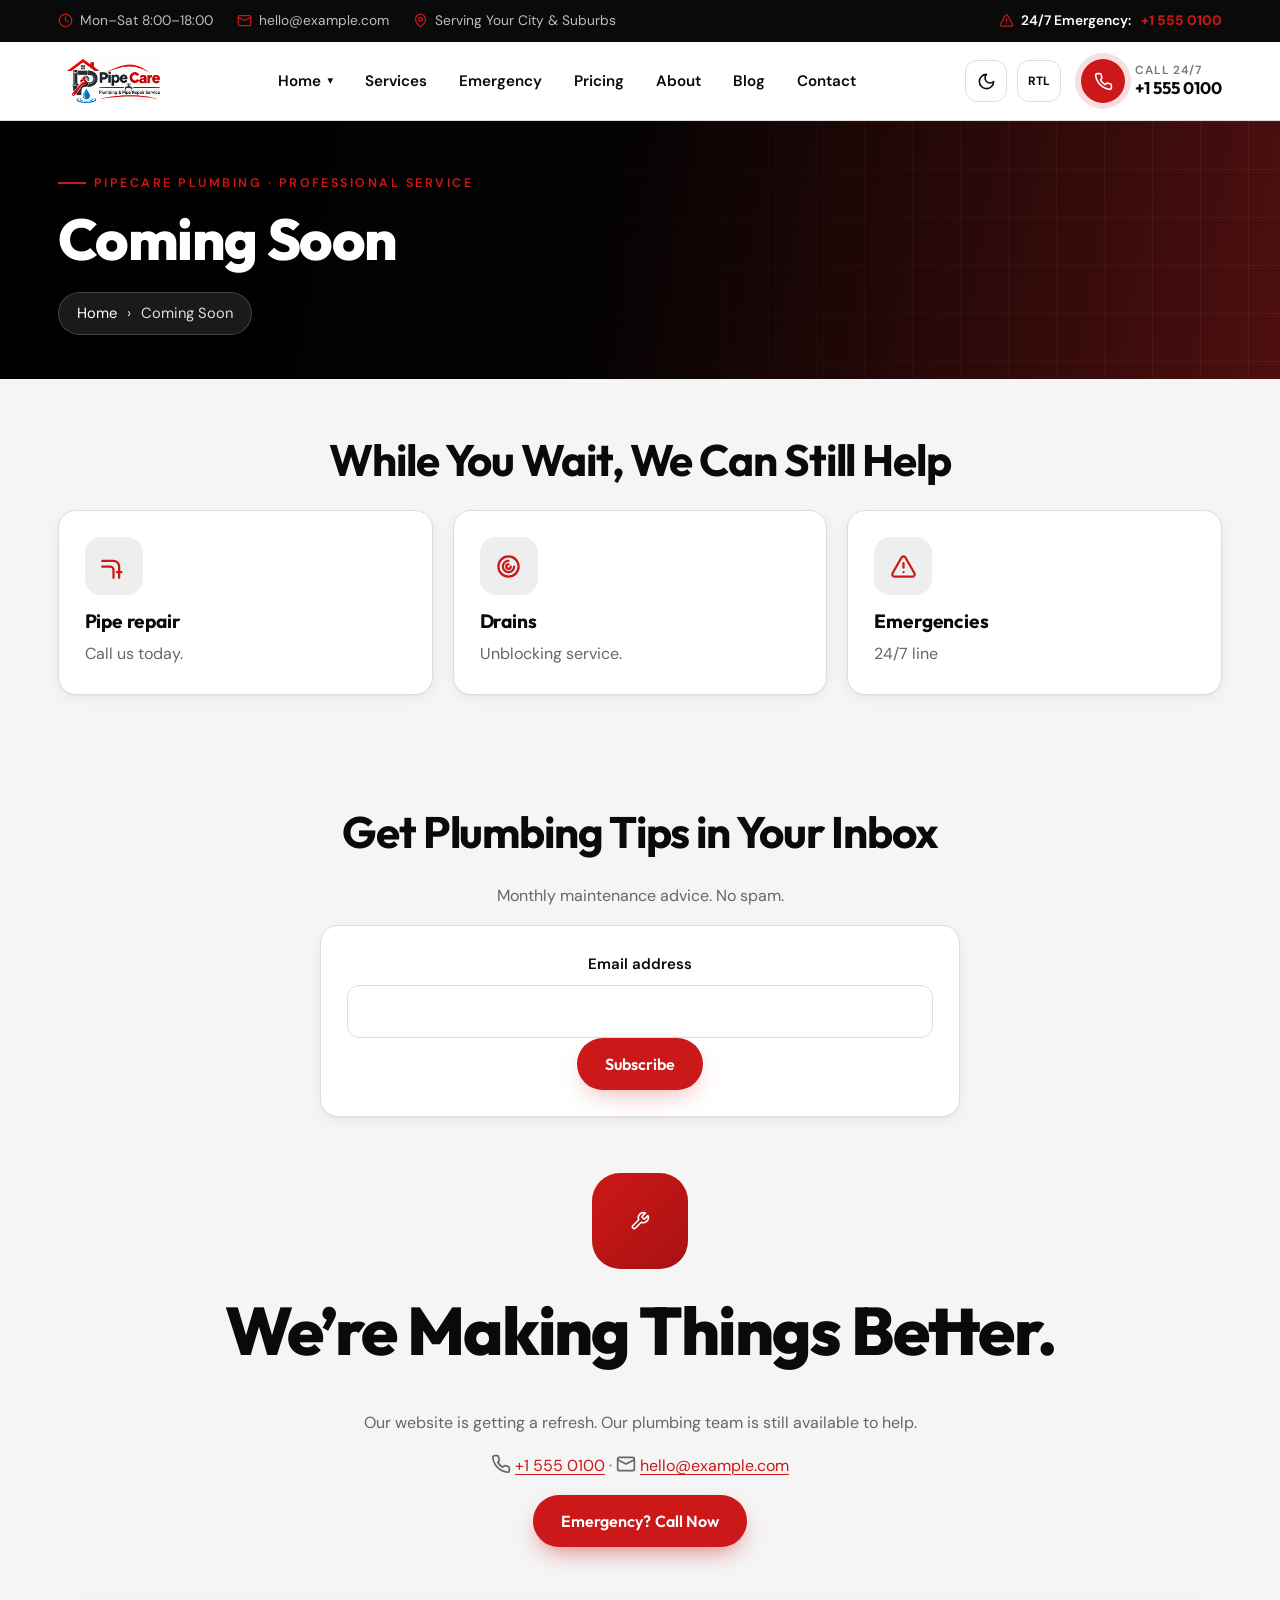
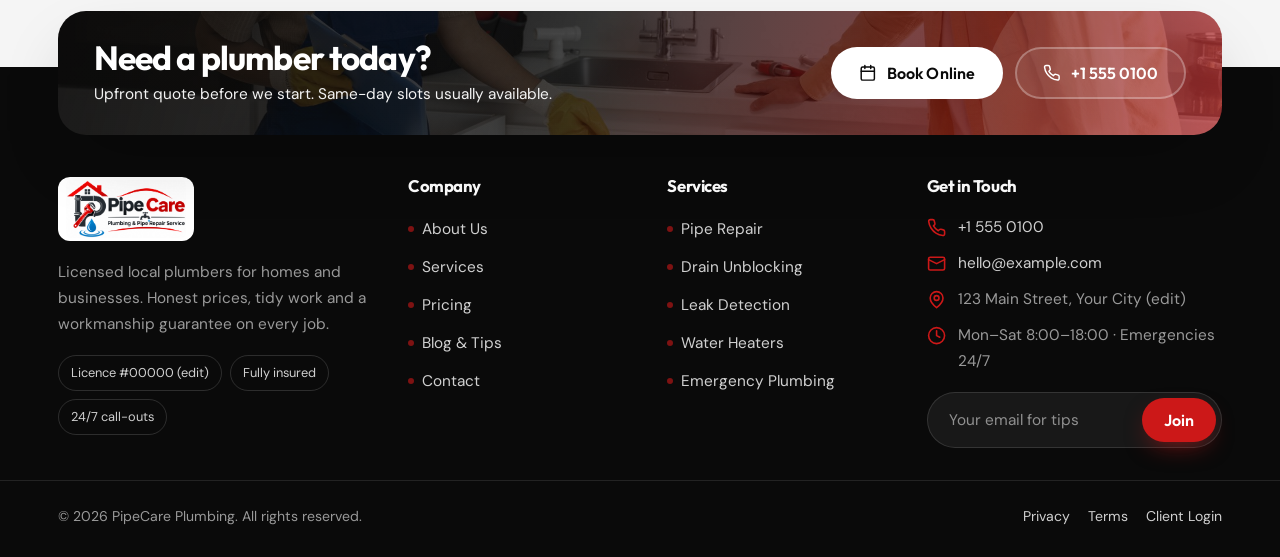
<file: pages/coming-soon.html>
<!DOCTYPE html>

<html dir="ltr" lang="en">
<head>
<meta charset="utf-8"/>
<link rel="icon" href="../favicon.ico" sizes="any">
<link rel="icon" type="image/png" sizes="32x32" href="../assets/favicon/favicon-32x32.png">
<link rel="icon" type="image/png" sizes="16x16" href="../assets/favicon/favicon-16x16.png">
<link rel="apple-touch-icon" sizes="180x180" href="../assets/favicon/apple-touch-icon.png">

<meta content="width=device-width, initial-scale=1, viewport-fit=cover" name="viewport"/>
<title>Coming Soon – PipeCare Plumbing</title>
<meta content="PipeCare Plumbing offers fast repairs, drain unblocking, leak detection and 24/7 emergency plumbing with upfront pricing and guaranteed workmanship." name="description"/>
<link href="https://example.com/pages/coming-soon.html" rel="canonical"/>
<meta content="Coming Soon – PipeCare Plumbing" property="og:title"/><meta content="website" property="og:type"/>
<link href="https://fonts.googleapis.com" rel="preconnect"/><link crossorigin="" href="https://fonts.gstatic.com" rel="preconnect"/>
<link href="https://fonts.googleapis.com/css2?family=DM+Sans:opsz,wght@9..40,400;9..40,500;9..40,600;9..40,700&amp;family=Outfit:wght@500;600;700;800&amp;display=swap" rel="stylesheet"/>
<link href="../assets/css/style.css" rel="stylesheet"/>
<link href="../assets/css/dark-mode.css" rel="stylesheet"/>
<link href="../assets/css/rtl.css" rel="stylesheet"/>
<script type="application/ld+json">{"@context":"https://schema.org","@type":"Plumber","name":"PipeCare Plumbing","telephone":"+1-555-0100","areaServed":"Your City"}</script>
</head>
<body>
<div class="topbar"><div class="wrap">
<span class="tb-hide"><svg aria-hidden="true" class="i" viewbox="0 0 24 24"><circle cx="12" cy="12" r="10"></circle><path d="M12 6v6l4 2"></path></svg>Mon–Sat 8:00–18:00</span>
<a class="tb-hide" href="mailto:hello@example.com"><svg aria-hidden="true" class="i" viewbox="0 0 24 24"><rect height="16" rx="2" width="20" x="2" y="4"></rect><path d="m22 7-10 5L2 7"></path></svg>hello@example.com</a>
<span class="tb-hide"><svg aria-hidden="true" class="i" viewbox="0 0 24 24"><path d="M20 10c0 6-8 12-8 12s-8-6-8-12a8 8 0 0 1 16 0Z"></path><circle cx="12" cy="10" r="3"></circle></svg>Serving Your City &amp; Suburbs</span>
<a class="tb-emg" href="tel:+15550100"><svg aria-hidden="true" class="i" viewbox="0 0 24 24"><path d="m21.73 18-8-14a2 2 0 0 0-3.48 0l-8 14A2 2 0 0 0 4 21h16a2 2 0 0 0 1.73-3Z"></path><path d="M12 9v4M12 17h.01"></path></svg>24/7 Emergency: <b>+1 555 0100</b></a>
</div></div>
<header class="site-header"><div class="wrap bar">
<a aria-label="PipeCare Plumbing home" class="logo" href="index.html"><img class="logo-img" src="../assets/images/logo.png" alt="PipeCare Plumbing &amp; Pipe Repair Service" width="700" height="337"/></a>
<nav aria-label="Main" id="nav"><ul>
<li class="home-menu"><button aria-expanded="false" aria-haspopup="true" class="home-trigger" type="button">Home <span class="nav-caret">▾</span></button><div class="home-dropdown"><a href="index.html">Home 1 · Classic<small>Light, trust-focused layout</small></a><a href="home-2.html">Home 2 · Modern<small>Dark, bold emergency layout</small></a></div></li>
<li><a href="services.html">Services</a></li>
<li><a href="emergency.html">Emergency</a></li>
<li><a href="pricing.html">Pricing</a></li>
<li><a href="about.html">About</a></li>
<li><a href="blog.html">Blog</a></li>
<li><a href="contact.html">Contact</a></li>
</ul></nav>
<div class="hdr-actions">
<button aria-label="Toggle dark mode" class="ic" id="theme" type="button"><svg aria-hidden="true" class="i" viewbox="0 0 24 24"><path d="M12 3a6 6 0 0 0 9 9 9 9 0 1 1-9-9Z"></path></svg></button>
<button aria-label="Toggle right-to-left layout" class="ic" id="rtl" type="button">RTL</button>
<a class="hdr-call hide-m" href="tel:+15550100"><span class="hdr-call-ic"><svg aria-hidden="true" class="i" viewbox="0 0 24 24"><path d="M22 16.92v3a2 2 0 0 1-2.18 2 19.79 19.79 0 0 1-8.63-3.07 19.5 19.5 0 0 1-6-6 19.79 19.79 0 0 1-3.07-8.67A2 2 0 0 1 4.11 2h3a2 2 0 0 1 2 1.72c.13.96.36 1.9.7 2.81a2 2 0 0 1-.45 2.11L8.09 9.91a16 16 0 0 0 6 6l1.27-1.27a2 2 0 0 1 2.11-.45c.91.34 1.85.57 2.81.7A2 2 0 0 1 22 16.92z"></path></svg></span><span><small>Call 24/7</small><b>+1 555 0100</b></span></a>
<button aria-controls="nav" aria-expanded="false" aria-label="Open menu" class="ic" id="burger" type="button"><svg aria-hidden="true" class="i" viewbox="0 0 24 24"><path d="M4 6h16M4 12h16M4 18h16"></path></svg></button>
</div>
</div></header>
<main id="main">
<section class="page on" id="p-coming-soon"><div class="page-banner"><div class="page-banner-overlay"></div><div class="page-banner-inner"><p class="banner-kicker">PIPECARE PLUMBING · PROFESSIONAL SERVICE</p><h1>Coming Soon</h1><div class="banner-crumb"><a href="../index.html">Home</a><span>›</span><span>Coming Soon</span></div></div></div><div class="sec alt"><div class="wrap"><h2 class="ctr" style="text-align:center;">While You Wait, We Can Still Help</h2><div class="grid"><div class="card"><span aria-hidden="true" class="e"><svg aria-hidden="true" class="i" viewbox="0 0 24 24"><path d="M2 7h10a5 5 0 0 1 5 5v10"></path><path d="M2 12h7a3 3 0 0 1 3 3v7"></path><path d="M15 17h4"></path></svg></span><h3>Pipe repair</h3><p>Call us today.</p></div><div class="card"><span aria-hidden="true" class="e"><svg aria-hidden="true" class="i" viewbox="0 0 24 24"><circle cx="12" cy="12" r="9"></circle><path d="M12 7a5 5 0 1 0 5 5"></path><path d="M12 10a2 2 0 1 0 2 2"></path></svg></span><h3>Drains</h3><p>Unblocking service.</p></div><div class="card"><span aria-hidden="true" class="e"><svg aria-hidden="true" class="i" viewbox="0 0 24 24"><path d="m21.73 18-8-14a2 2 0 0 0-3.48 0l-8 14A2 2 0 0 0 4 21h16a2 2 0 0 0 1.73-3Z"></path><path d="M12 9v4M12 17h.01"></path></svg></span><h3>Emergencies</h3><p>24/7 line</p></div></div></div></div><div class="sec"><div class="wrap"><div class="ctr" style="max-width:640px;margin:auto"><h2>Get Plumbing Tips in Your Inbox</h2><p>Monthly maintenance advice. No spam.</p><form class="card" onsubmit="event.preventDefault();this.querySelector('button').textContent='Subscribed (demo)'" style="margin:auto"><label for="nl-x">Email address</label><input id="nl-x" required="" type="email"/><button class="btn b1" type="submit">Subscribe</button></form></div></div></div>
<div class="sec ctr"><div class="wrap"><div class="e" style="display:inline-grid;place-items:center;width:96px;height:96px;border-radius:28px;background:var(--grad);color:#fff;margin-bottom:24px"><svg aria-hidden="true" class="i" viewbox="0 0 24 24"><path d="M14.7 6.3a1 1 0 0 0 0 1.4l1.6 1.6a1 1 0 0 0 1.4 0l3.77-3.77a6 6 0 0 1-7.94 7.94l-6.91 6.91a2.12 2.12 0 0 1-3-3l6.91-6.91a6 6 0 0 1 7.94-7.94l-3.76 3.76z"></path></svg></div><h1>We’re Making Things Better.</h1><p>Our website is getting a refresh. Our plumbing team is still available to help.</p><p><svg aria-hidden="true" class="i" viewbox="0 0 24 24"><path d="M22 16.92v3a2 2 0 0 1-2.18 2 19.79 19.79 0 0 1-8.63-3.07 19.5 19.5 0 0 1-6-6 19.79 19.79 0 0 1-3.07-8.67A2 2 0 0 1 4.11 2h3a2 2 0 0 1 2 1.72c.13.96.36 1.9.7 2.81a2 2 0 0 1-.45 2.11L8.09 9.91a16 16 0 0 0 6 6l1.27-1.27a2 2 0 0 1 2.11-.45c.91.34 1.85.57 2.81.7A2 2 0 0 1 22 16.92z"></path></svg> <a href="tel:+15550100">+1 555 0100</a> · <svg aria-hidden="true" class="i" viewbox="0 0 24 24"><rect height="16" rx="2" width="20" x="2" y="4"></rect><path d="m22 7-10 5L2 7"></path></svg> <a href="mailto:hello@example.com">hello@example.com</a></p><a class="btn b2" href="tel:+15550100">Emergency? Call Now</a></div></div></section>
</main>
<footer class="site-footer">
<div class="wrap ft-cta"><div class="ft-cta-box"><div><h2>Need a plumber today?</h2><p>Upfront quote before we start. Same-day slots usually available.</p></div><div class="cta"><a class="btn b4" href="contact.html"><svg aria-hidden="true" class="i" viewbox="0 0 24 24"><rect height="18" rx="2" width="18" x="3" y="4"></rect><path d="M16 2v4M8 2v4M3 10h18"></path></svg>Book Online</a><a class="btn bghost" href="tel:+15550100"><svg aria-hidden="true" class="i" viewbox="0 0 24 24"><path d="M22 16.92v3a2 2 0 0 1-2.18 2 19.79 19.79 0 0 1-8.63-3.07 19.5 19.5 0 0 1-6-6 19.79 19.79 0 0 1-3.07-8.67A2 2 0 0 1 4.11 2h3a2 2 0 0 1 2 1.72c.13.96.36 1.9.7 2.81a2 2 0 0 1-.45 2.11L8.09 9.91a16 16 0 0 0 6 6l1.27-1.27a2 2 0 0 1 2.11-.45c.91.34 1.85.57 2.81.7A2 2 0 0 1 22 16.92z"></path></svg>+1 555 0100</a></div></div></div>
<div class="wrap ft-grid">
<div class="ft-brand"><a class="logo" href="../index.html"><img class="logo-img" src="../assets/images/logo.png" alt="PipeCare Plumbing &amp; Pipe Repair Service" width="700" height="337"/></a>
<p>Licensed local plumbers for homes and businesses. Honest prices, tidy work and a workmanship guarantee on every job.</p>
<div class="ft-badges"><span>Licence #00000 (edit)</span><span>Fully insured</span><span>24/7 call-outs</span></div></div>
<div><h4>Company</h4><ul><li><a href="about.html">About Us</a></li><li><a href="services.html">Services</a></li><li><a href="pricing.html">Pricing</a></li><li><a href="blog.html">Blog &amp; Tips</a></li><li><a href="contact.html">Contact</a></li></ul></div>
<div><h4>Services</h4><ul><li><a href="service-details.html">Pipe Repair</a></li><li><a href="services.html">Drain Unblocking</a></li><li><a href="services.html">Leak Detection</a></li><li><a href="services.html">Water Heaters</a></li><li><a href="emergency.html">Emergency Plumbing</a></li></ul></div>
<div><h4>Get in Touch</h4><ul class="ft-contact"><li><svg aria-hidden="true" class="i" viewbox="0 0 24 24"><path d="M22 16.92v3a2 2 0 0 1-2.18 2 19.79 19.79 0 0 1-8.63-3.07 19.5 19.5 0 0 1-6-6 19.79 19.79 0 0 1-3.07-8.67A2 2 0 0 1 4.11 2h3a2 2 0 0 1 2 1.72c.13.96.36 1.9.7 2.81a2 2 0 0 1-.45 2.11L8.09 9.91a16 16 0 0 0 6 6l1.27-1.27a2 2 0 0 1 2.11-.45c.91.34 1.85.57 2.81.7A2 2 0 0 1 22 16.92z"></path></svg><a href="tel:+15550100">+1 555 0100</a></li><li><svg aria-hidden="true" class="i" viewbox="0 0 24 24"><rect height="16" rx="2" width="20" x="2" y="4"></rect><path d="m22 7-10 5L2 7"></path></svg><a href="mailto:hello@example.com">hello@example.com</a></li><li><svg aria-hidden="true" class="i" viewbox="0 0 24 24"><path d="M20 10c0 6-8 12-8 12s-8-6-8-12a8 8 0 0 1 16 0Z"></path><circle cx="12" cy="10" r="3"></circle></svg><span>123 Main Street, Your City (edit)</span></li><li><svg aria-hidden="true" class="i" viewbox="0 0 24 24"><circle cx="12" cy="12" r="10"></circle><path d="M12 6v6l4 2"></path></svg><span>Mon–Sat 8:00–18:00 · Emergencies 24/7</span></li></ul>
<form class="ft-news" onsubmit="event.preventDefault();this.querySelector('button').textContent='Subscribed!'"><label class="sr-only" for="ft-email">Email for plumbing tips</label><input id="ft-email" placeholder="Your email for tips" required="" type="email"/><button class="btn b2" type="submit">Join</button></form></div>
</div>
<div class="wrap ft-bottom"><span>© 2026 PipeCare Plumbing. All rights reserved.</span><nav aria-label="Legal"><a href="contact.html">Privacy</a><a href="contact.html">Terms</a><a href="login.html">Client Login</a></nav></div>
</footer>
<script src="../assets/js/theme.js"></script>
<script src="../assets/js/rtl.js"></script>
<script src="../assets/js/main.js"></script>
</body>
</html>
</file>
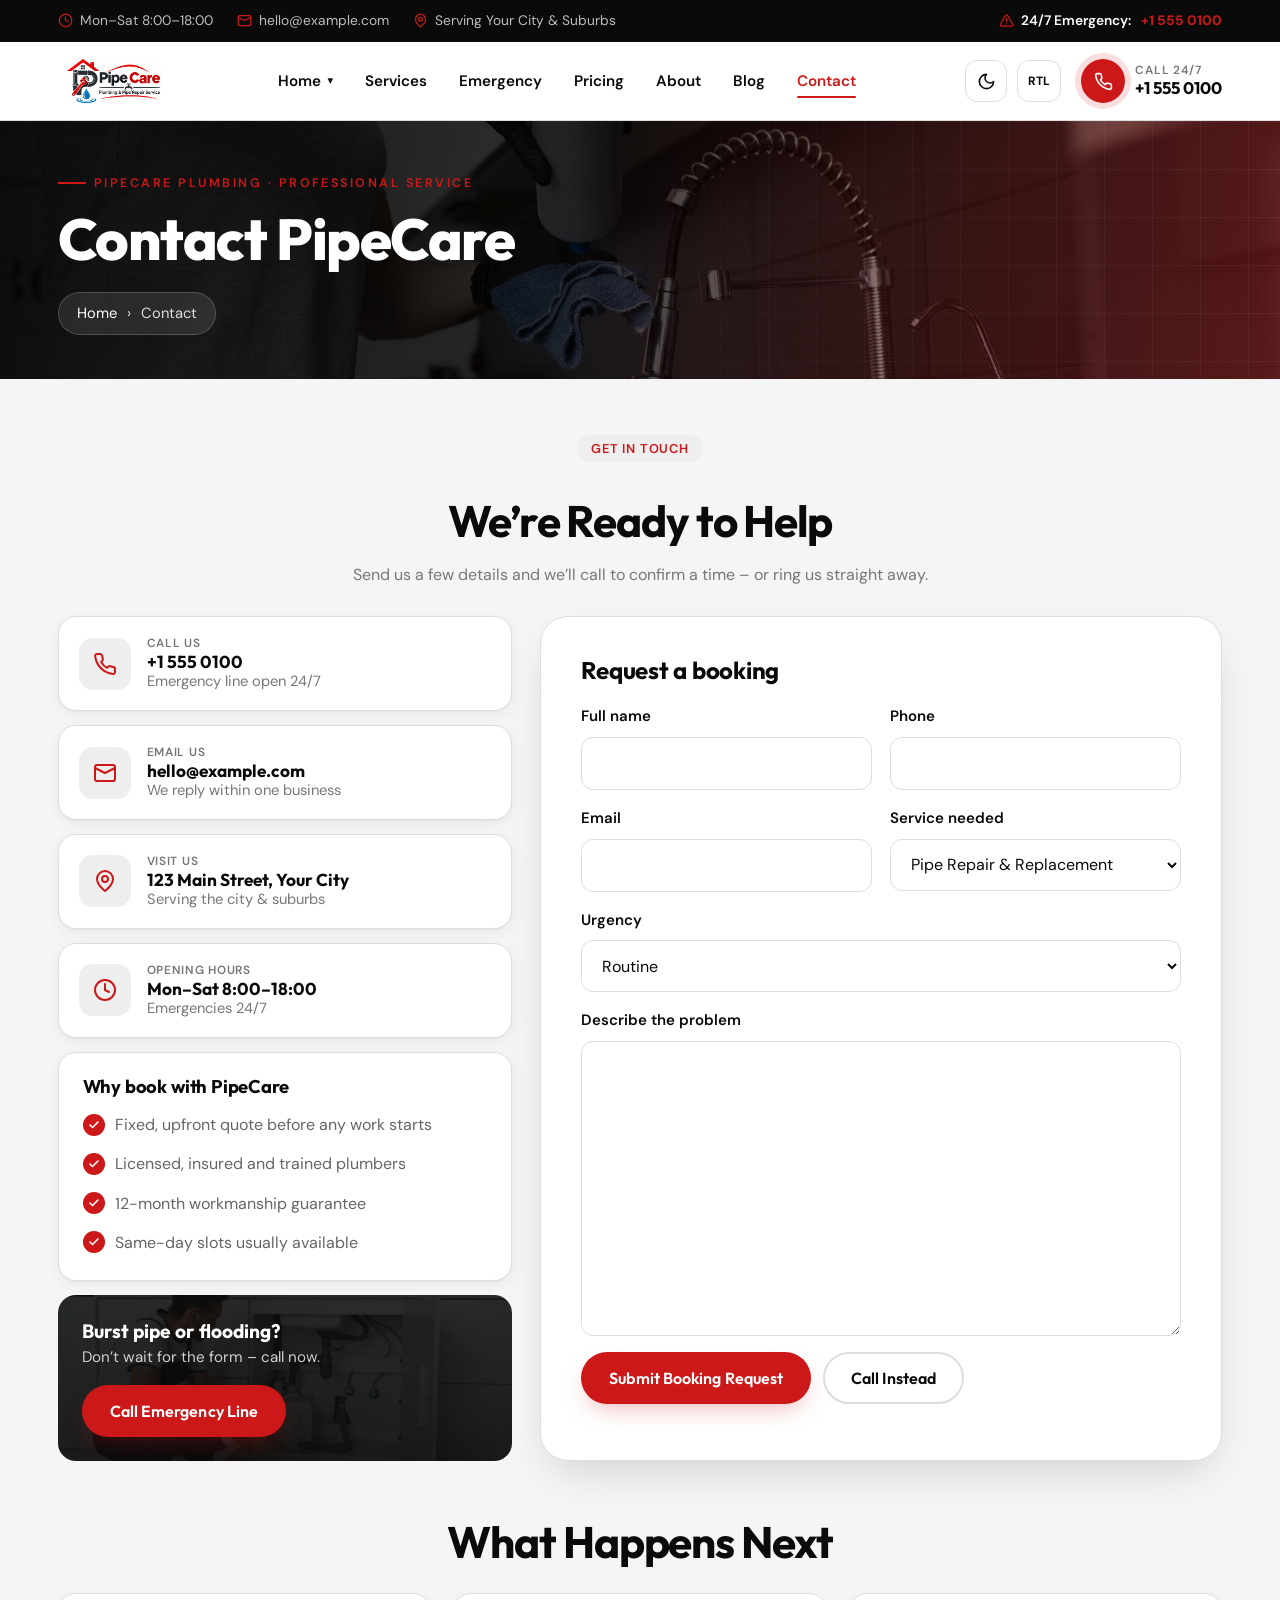
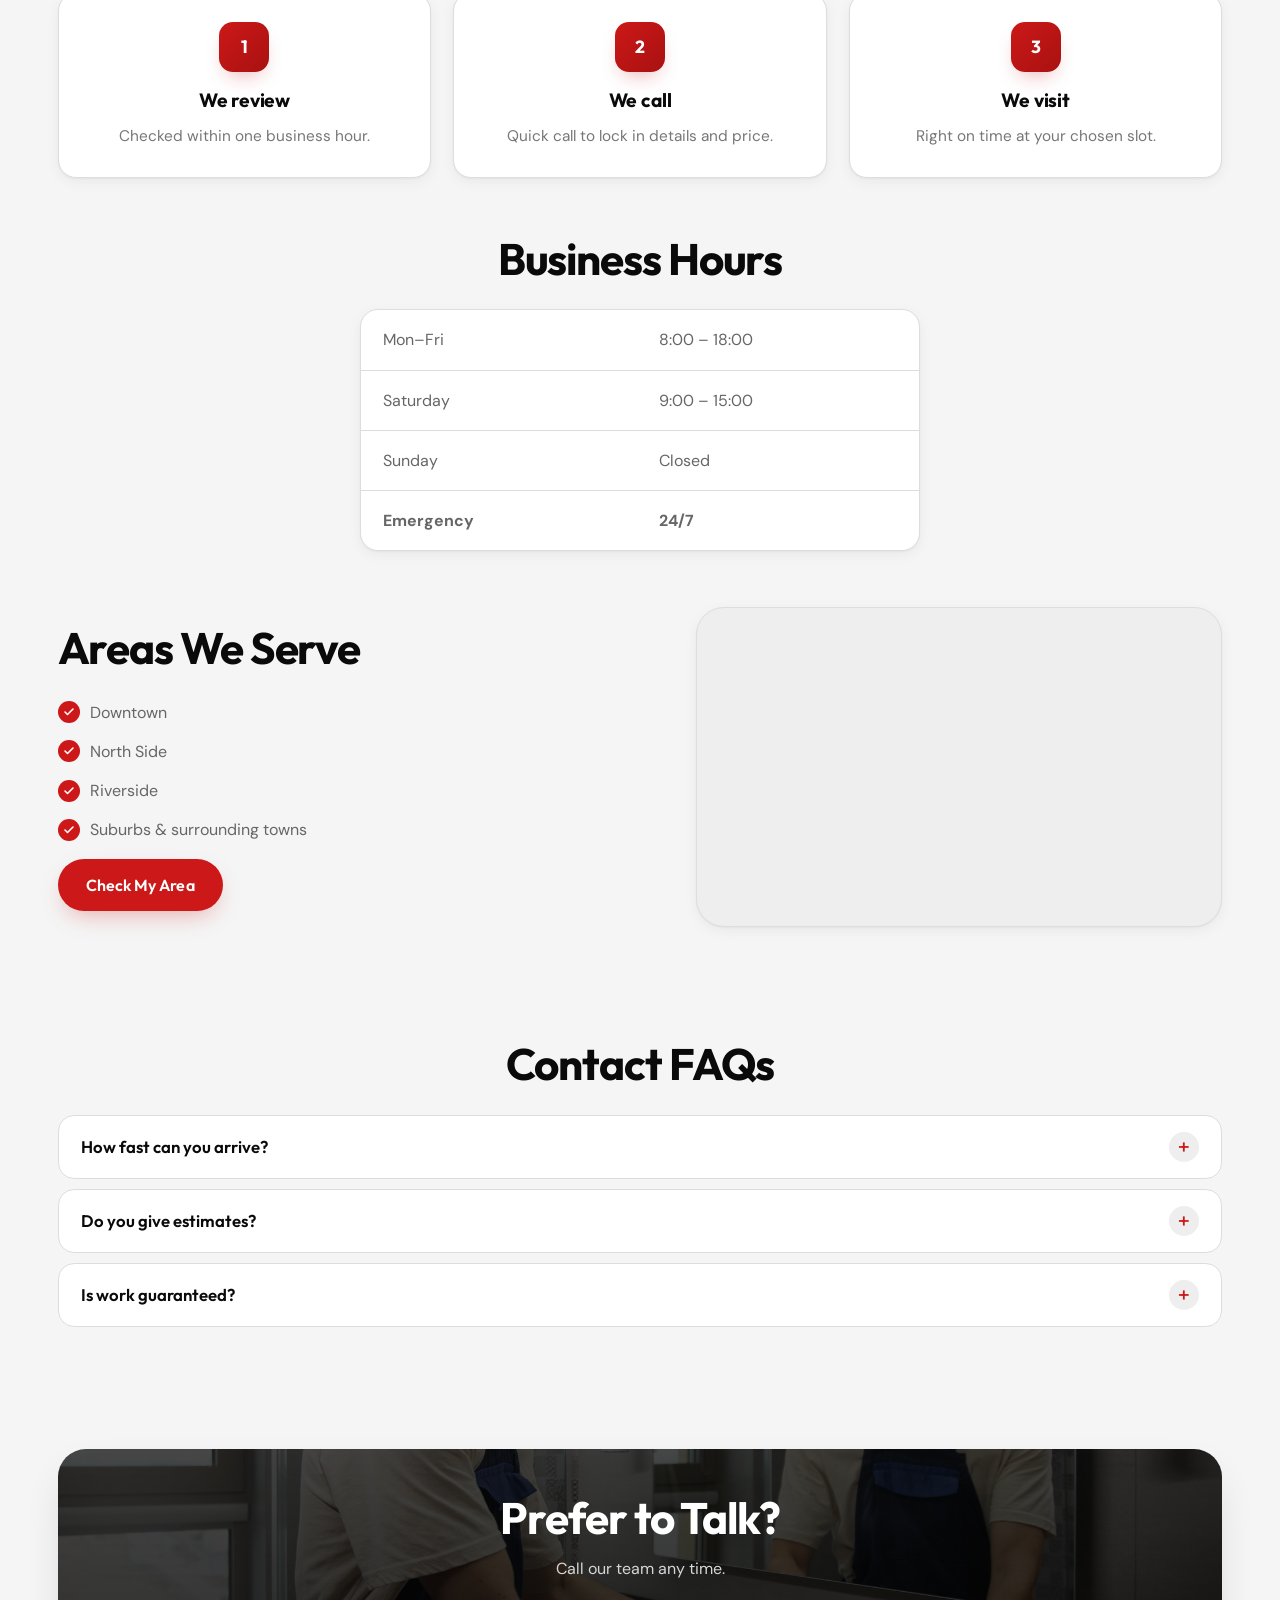
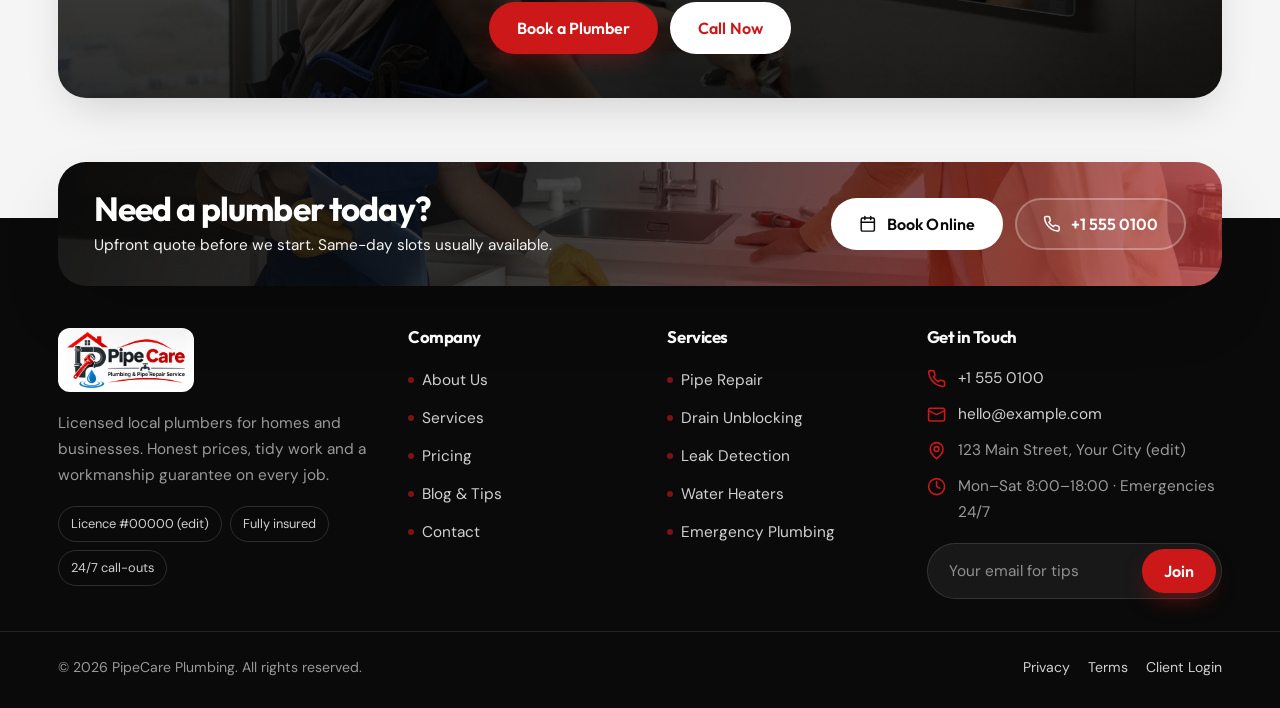
<file: pages/contact.html>
<!DOCTYPE html>

<html dir="ltr" lang="en">
<head>
<meta charset="utf-8"/>
<link rel="icon" href="../favicon.ico" sizes="any">
<link rel="icon" type="image/png" sizes="32x32" href="../assets/favicon/favicon-32x32.png">
<link rel="icon" type="image/png" sizes="16x16" href="../assets/favicon/favicon-16x16.png">
<link rel="apple-touch-icon" sizes="180x180" href="../assets/favicon/apple-touch-icon.png">

<meta content="width=device-width, initial-scale=1, viewport-fit=cover" name="viewport"/>
<title>Book a Plumber – PipeCare Plumbing</title>
<meta content="PipeCare Plumbing offers fast repairs, drain unblocking, leak detection and 24/7 emergency plumbing with upfront pricing and guaranteed workmanship." name="description"/>
<link href="https://example.com/pages/contact.html" rel="canonical"/>
<meta content="Book a Plumber – PipeCare Plumbing" property="og:title"/><meta content="website" property="og:type"/>
<link href="https://fonts.googleapis.com" rel="preconnect"/><link crossorigin="" href="https://fonts.gstatic.com" rel="preconnect"/>
<link href="https://fonts.googleapis.com/css2?family=DM+Sans:opsz,wght@9..40,400;9..40,500;9..40,600;9..40,700&amp;family=Outfit:wght@500;600;700;800&amp;display=swap" rel="stylesheet"/>
<link href="../assets/css/style.css" rel="stylesheet"/>
<link href="../assets/css/dark-mode.css" rel="stylesheet"/>
<link href="../assets/css/rtl.css" rel="stylesheet"/>
<script type="application/ld+json">{"@context":"https://schema.org","@type":"Plumber","name":"PipeCare Plumbing","telephone":"+1-555-0100","areaServed":"Your City"}</script>
</head>
<body>
<div class="topbar"><div class="wrap">
<span class="tb-hide"><svg aria-hidden="true" class="i" viewbox="0 0 24 24"><circle cx="12" cy="12" r="10"></circle><path d="M12 6v6l4 2"></path></svg>Mon–Sat 8:00–18:00</span>
<a class="tb-hide" href="mailto:hello@example.com"><svg aria-hidden="true" class="i" viewbox="0 0 24 24"><rect height="16" rx="2" width="20" x="2" y="4"></rect><path d="m22 7-10 5L2 7"></path></svg>hello@example.com</a>
<span class="tb-hide"><svg aria-hidden="true" class="i" viewbox="0 0 24 24"><path d="M20 10c0 6-8 12-8 12s-8-6-8-12a8 8 0 0 1 16 0Z"></path><circle cx="12" cy="10" r="3"></circle></svg>Serving Your City &amp; Suburbs</span>
<a class="tb-emg" href="tel:+15550100"><svg aria-hidden="true" class="i" viewbox="0 0 24 24"><path d="m21.73 18-8-14a2 2 0 0 0-3.48 0l-8 14A2 2 0 0 0 4 21h16a2 2 0 0 0 1.73-3Z"></path><path d="M12 9v4M12 17h.01"></path></svg>24/7 Emergency: <b>+1 555 0100</b></a>
</div></div>
<header class="site-header"><div class="wrap bar">
<a aria-label="PipeCare Plumbing home" class="logo" href="index.html"><img class="logo-img" src="../assets/images/logo.png" alt="PipeCare Plumbing &amp; Pipe Repair Service" width="700" height="337"/></a>
<nav aria-label="Main" id="nav"><ul>
<li class="home-menu"><button aria-expanded="false" aria-haspopup="true" class="home-trigger" type="button">Home <span class="nav-caret">▾</span></button><div class="home-dropdown"><a href="index.html">Home 1 · Classic<small>Light, trust-focused layout</small></a><a href="home-2.html">Home 2 · Modern<small>Dark, bold emergency layout</small></a></div></li>
<li><a href="services.html">Services</a></li>
<li><a href="emergency.html">Emergency</a></li>
<li><a href="pricing.html">Pricing</a></li>
<li><a href="about.html">About</a></li>
<li><a href="blog.html">Blog</a></li>
<li><a href="contact.html">Contact</a></li>
</ul></nav>
<div class="hdr-actions">
<button aria-label="Toggle dark mode" class="ic" id="theme" type="button"><svg aria-hidden="true" class="i" viewbox="0 0 24 24"><path d="M12 3a6 6 0 0 0 9 9 9 9 0 1 1-9-9Z"></path></svg></button>
<button aria-label="Toggle right-to-left layout" class="ic" id="rtl" type="button">RTL</button>
<a class="hdr-call hide-m" href="tel:+15550100"><span class="hdr-call-ic"><svg aria-hidden="true" class="i" viewbox="0 0 24 24"><path d="M22 16.92v3a2 2 0 0 1-2.18 2 19.79 19.79 0 0 1-8.63-3.07 19.5 19.5 0 0 1-6-6 19.79 19.79 0 0 1-3.07-8.67A2 2 0 0 1 4.11 2h3a2 2 0 0 1 2 1.72c.13.96.36 1.9.7 2.81a2 2 0 0 1-.45 2.11L8.09 9.91a16 16 0 0 0 6 6l1.27-1.27a2 2 0 0 1 2.11-.45c.91.34 1.85.57 2.81.7A2 2 0 0 1 22 16.92z"></path></svg></span><span><small>Call 24/7</small><b>+1 555 0100</b></span></a>
<button aria-controls="nav" aria-expanded="false" aria-label="Open menu" class="ic" id="burger" type="button"><svg aria-hidden="true" class="i" viewbox="0 0 24 24"><path d="M4 6h16M4 12h16M4 18h16"></path></svg></button>
</div>
</div></header>
<main id="main">
<section class="page on" id="p-contact"><div class="page-banner"style="position:relative;isolation:isolate;overflow:hidden;min-height:240px;display:flex; background-image: url(../assets/images/contact.jpg); background-size: cover;"><div class="page-banner-overlay"></div><div class="page-banner-inner"><p class="banner-kicker">PIPECARE PLUMBING · PROFESSIONAL SERVICE</p><h1>Contact PipeCare</h1><div class="banner-crumb"><a href="../index.html">Home</a><span>›</span><span>Contact</span></div></div></div><div class="sec"><div class="wrap"><div class="sec-head center"><span class="eyebrow">Get in touch</span><h2>We’re Ready to Help</h2><p>Send us a few details and we’ll call to confirm a time – or ring us straight away.</p></div><div class="ct-grid"><div class="ct-info">
<a class="ct-item" href="tel:+15550100"><span class="e"><svg aria-hidden="true" class="i" viewbox="0 0 24 24"><path d="M22 16.92v3a2 2 0 0 1-2.18 2 19.79 19.79 0 0 1-8.63-3.07 19.5 19.5 0 0 1-6-6 19.79 19.79 0 0 1-3.07-8.67A2 2 0 0 1 4.11 2h3a2 2 0 0 1 2 1.72c.13.96.36 1.9.7 2.81a2 2 0 0 1-.45 2.11L8.09 9.91a16 16 0 0 0 6 6l1.27-1.27a2 2 0 0 1 2.11-.45c.91.34 1.85.57 2.81.7A2 2 0 0 1 22 16.92z"></path></svg></span><div><small>Call us</small><b>+1 555 0100</b><span>Emergency line open 24/7</span></div></a>
<a class="ct-item" href="mailto:hello@example.com"><span class="e"><svg aria-hidden="true" class="i" viewbox="0 0 24 24"><rect height="16" rx="2" width="20" x="2" y="4"></rect><path d="m22 7-10 5L2 7"></path></svg></span><div><small>Email us</small><b>hello@example.com</b><span>We reply within one business</span></div></a>
<div class="ct-item"><span class="e"><svg aria-hidden="true" class="i" viewbox="0 0 24 24"><path d="M20 10c0 6-8 12-8 12s-8-6-8-12a8 8 0 0 1 16 0Z"></path><circle cx="12" cy="10" r="3"></circle></svg></span><div><small>Visit us</small><b>123 Main Street, Your City </b><span>Serving the city &amp; suburbs</span></div></div>
<div class="ct-item"><span class="e"><svg aria-hidden="true" class="i" viewbox="0 0 24 24"><circle cx="12" cy="12" r="10"></circle><path d="M12 6v6l4 2"></path></svg></span><div><small>Opening hours</small><b>Mon–Sat 8:00–18:00</b><span>Emergencies 24/7</span></div></div>
<div class="ct-why"><h3>Why book with PipeCare</h3><ul class="trust"><li>Fixed, upfront quote before any work starts</li><li>Licensed, insured and trained plumbers</li><li>12-month workmanship guarantee</li><li>Same-day slots usually available</li></ul></div>
<div class="ct-emg"><div><b>Burst pipe or flooding?</b><span>Don’t wait for the form – call now.</span></div><a class="btn b1" href="tel:+15550100">Call Emergency Line</a></div>
</div><div class="ct-form"><h3>Request a booking</h3><form id="bk" novalidate="">
<div><label for="n">Full name</label><input autocomplete="name" id="n" required=""/><div class="err" id="e-n"></div></div>
<div><label for="ph">Phone</label><input autocomplete="tel" id="ph" required="" type="tel"/><div class="err" id="e-ph"></div></div>
<div><label for="em">Email</label><input autocomplete="email" id="em" type="email"/><div class="err" id="e-em"></div></div>
<div><label for="sv">Service needed</label><select id="sv"></select></div>
<div><label for="ur">Urgency</label><select id="ur"><option>Routine</option><option>Soon</option><option>Emergency</option></select></div>
<div><label for="ds">Describe the problem</label><textarea id="ds" required="" rows="4"></textarea><div class="err" id="e-ds"></div></div>
<div class="cta" style="margin:0"><button class="btn b1" id="sub" type="submit">Submit Booking Request</button><a class="btn b3" href="tel:+15550100">Call Instead</a></div>
<div id="done" role="status"></div></form></div></div></div></div>
<div class="sec"><div class="wrap"><h2 class="ctr" style="text-align:center;">What Happens Next</h2><div class="steps"><div><b>1</b><h3>We review</h3><p>Checked within one business hour.</p></div><div><b>2</b><h3>We call</h3><p>Quick call to lock in details and price.</p></div><div><b>3</b><h3>We visit</h3><p>Right on time at your chosen slot.</p></div></div></div></div><div class="sec"><div class="wrap"><h2 class="ctr" style="text-align:center;">Business Hours</h2><div class="tw" style="max-width:560px;margin:auto"><table><tbody><tr><td>Mon–Fri</td><td>8:00 – 18:00</td></tr><tr><td>Saturday</td><td>9:00 – 15:00</td></tr><tr><td>Sunday</td><td>Closed</td></tr><tr><td><b>Emergency</b></td><td><b>24/7</b></td></tr></tbody></table></div></div></div><div class="sec"><div class="wrap"><div class="hero" style="padding:0"><div><h2>Areas We Serve</h2><ul class="trust" style="flex-direction:column"><li>Downtown</li><li>North Side</li><li>Riverside</li><li>Suburbs &amp; surrounding towns</li></ul><a class="btn b1" href="contact.html">Check My Area</a></div><div class="map-embed"><iframe title="PipeCare service area map" src="https://maps.google.com/maps?q=New+York,+NY&amp;z=11&amp;output=embed" loading="lazy" referrerpolicy="no-referrer-when-downgrade" allowfullscreen></iframe></div></div></div></div><div class="sec alt"><div class="wrap"><div class="faq-wide" style="max-width:760px;margin:auto"><h2 class="ctr" style="text-align:center;">Contact FAQs</h2><details><summary>How fast can you arrive?</summary><p>Often the same day; emergencies are prioritised.</p></details><details><summary>Do you give estimates?</summary><p>Yes, before any work begins.</p></details><details><summary>Is work guaranteed?</summary><p>Yes, repairs carry a workmanship guarantee.</p></details></div></div></div><div class="sec"><div class="wrap"><div class="ctr cta-photo"><h2>Prefer to Talk?</h2><p>Call our team any time.</p><div class="cta" style="justify-content:center"><a class="btn b1" href="contact.html">Book a Plumber</a><a class="btn b2" href="tel:+15550100">Call Now</a></div></div></div></div>
</section>
</main>
<footer class="site-footer">
<div class="wrap ft-cta"><div class="ft-cta-box"><div><h2>Need a plumber today?</h2><p>Upfront quote before we start. Same-day slots usually available.</p></div><div class="cta"><a class="btn b4" href="contact.html"><svg aria-hidden="true" class="i" viewbox="0 0 24 24"><rect height="18" rx="2" width="18" x="3" y="4"></rect><path d="M16 2v4M8 2v4M3 10h18"></path></svg>Book Online</a><a class="btn bghost" href="tel:+15550100"><svg aria-hidden="true" class="i" viewbox="0 0 24 24"><path d="M22 16.92v3a2 2 0 0 1-2.18 2 19.79 19.79 0 0 1-8.63-3.07 19.5 19.5 0 0 1-6-6 19.79 19.79 0 0 1-3.07-8.67A2 2 0 0 1 4.11 2h3a2 2 0 0 1 2 1.72c.13.96.36 1.9.7 2.81a2 2 0 0 1-.45 2.11L8.09 9.91a16 16 0 0 0 6 6l1.27-1.27a2 2 0 0 1 2.11-.45c.91.34 1.85.57 2.81.7A2 2 0 0 1 22 16.92z"></path></svg>+1 555 0100</a></div></div></div>
<div class="wrap ft-grid">
<div class="ft-brand"><a class="logo" href="../index.html"><img class="logo-img" src="../assets/images/logo.png" alt="PipeCare Plumbing &amp; Pipe Repair Service" width="700" height="337"/></a>
<p>Licensed local plumbers for homes and businesses. Honest prices, tidy work and a workmanship guarantee on every job.</p>
<div class="ft-badges"><span>Licence #00000 (edit)</span><span>Fully insured</span><span>24/7 call-outs</span></div></div>
<div><h4>Company</h4><ul><li><a href="about.html">About Us</a></li><li><a href="services.html">Services</a></li><li><a href="pricing.html">Pricing</a></li><li><a href="blog.html">Blog &amp; Tips</a></li><li><a href="contact.html">Contact</a></li></ul></div>
<div><h4>Services</h4><ul><li><a href="service-details.html">Pipe Repair</a></li><li><a href="services.html">Drain Unblocking</a></li><li><a href="services.html">Leak Detection</a></li><li><a href="services.html">Water Heaters</a></li><li><a href="emergency.html">Emergency Plumbing</a></li></ul></div>
<div><h4>Get in Touch</h4><ul class="ft-contact"><li><svg aria-hidden="true" class="i" viewbox="0 0 24 24"><path d="M22 16.92v3a2 2 0 0 1-2.18 2 19.79 19.79 0 0 1-8.63-3.07 19.5 19.5 0 0 1-6-6 19.79 19.79 0 0 1-3.07-8.67A2 2 0 0 1 4.11 2h3a2 2 0 0 1 2 1.72c.13.96.36 1.9.7 2.81a2 2 0 0 1-.45 2.11L8.09 9.91a16 16 0 0 0 6 6l1.27-1.27a2 2 0 0 1 2.11-.45c.91.34 1.85.57 2.81.7A2 2 0 0 1 22 16.92z"></path></svg><a href="tel:+15550100">+1 555 0100</a></li><li><svg aria-hidden="true" class="i" viewbox="0 0 24 24"><rect height="16" rx="2" width="20" x="2" y="4"></rect><path d="m22 7-10 5L2 7"></path></svg><a href="mailto:hello@example.com">hello@example.com</a></li><li><svg aria-hidden="true" class="i" viewbox="0 0 24 24"><path d="M20 10c0 6-8 12-8 12s-8-6-8-12a8 8 0 0 1 16 0Z"></path><circle cx="12" cy="10" r="3"></circle></svg><span>123 Main Street, Your City (edit)</span></li><li><svg aria-hidden="true" class="i" viewbox="0 0 24 24"><circle cx="12" cy="12" r="10"></circle><path d="M12 6v6l4 2"></path></svg><span>Mon–Sat 8:00–18:00 · Emergencies 24/7</span></li></ul>
<form class="ft-news" onsubmit="event.preventDefault();this.querySelector('button').textContent='Subscribed!'"><label class="sr-only" for="ft-email">Email for plumbing tips</label><input id="ft-email" placeholder="Your email for tips" required="" type="email"/><button class="btn b2" type="submit">Join</button></form></div>
</div>
<div class="wrap ft-bottom"><span>© 2026 PipeCare Plumbing. All rights reserved.</span><nav aria-label="Legal"><a href="contact.html">Privacy</a><a href="contact.html">Terms</a><a href="login.html">Client Login</a></nav></div>
</footer>
<script src="../assets/js/theme.js"></script>
<script src="../assets/js/rtl.js"></script>
<script src="../assets/js/main.js"></script>
</body>
</html>
</file>
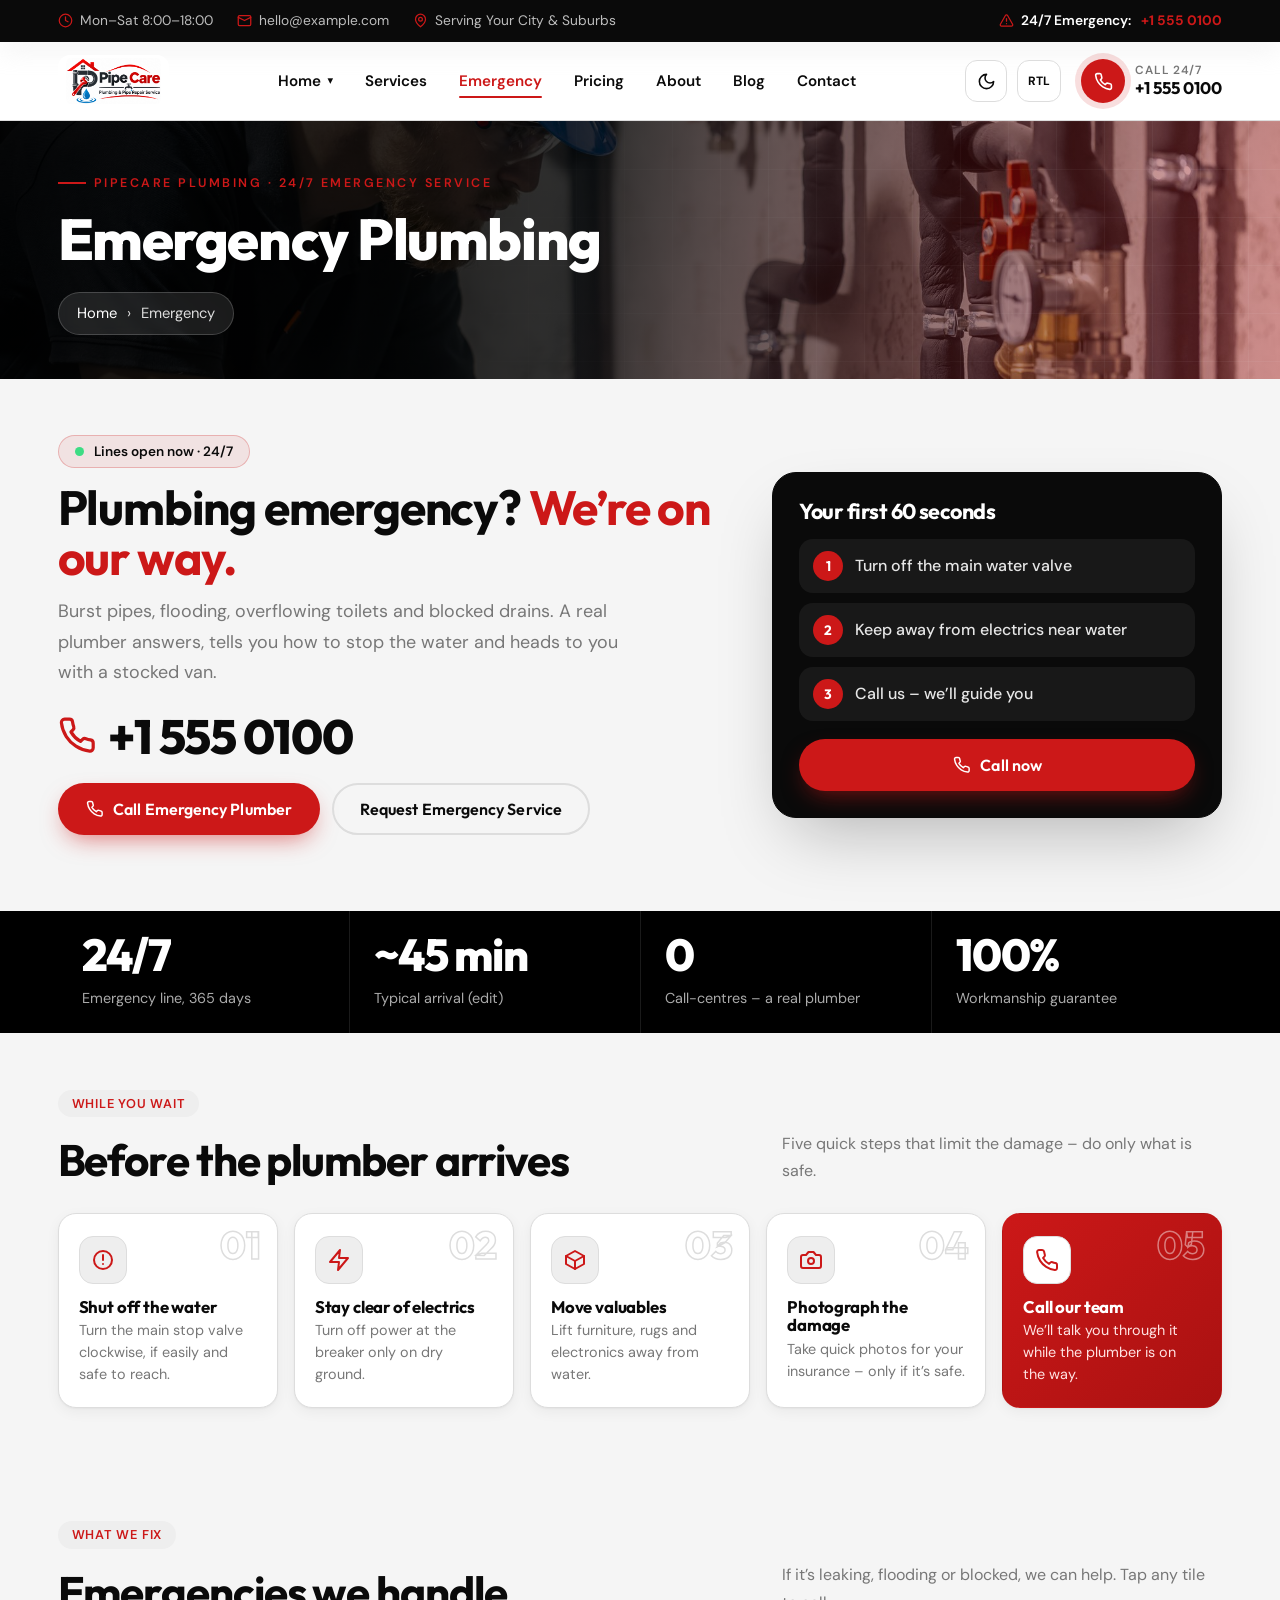
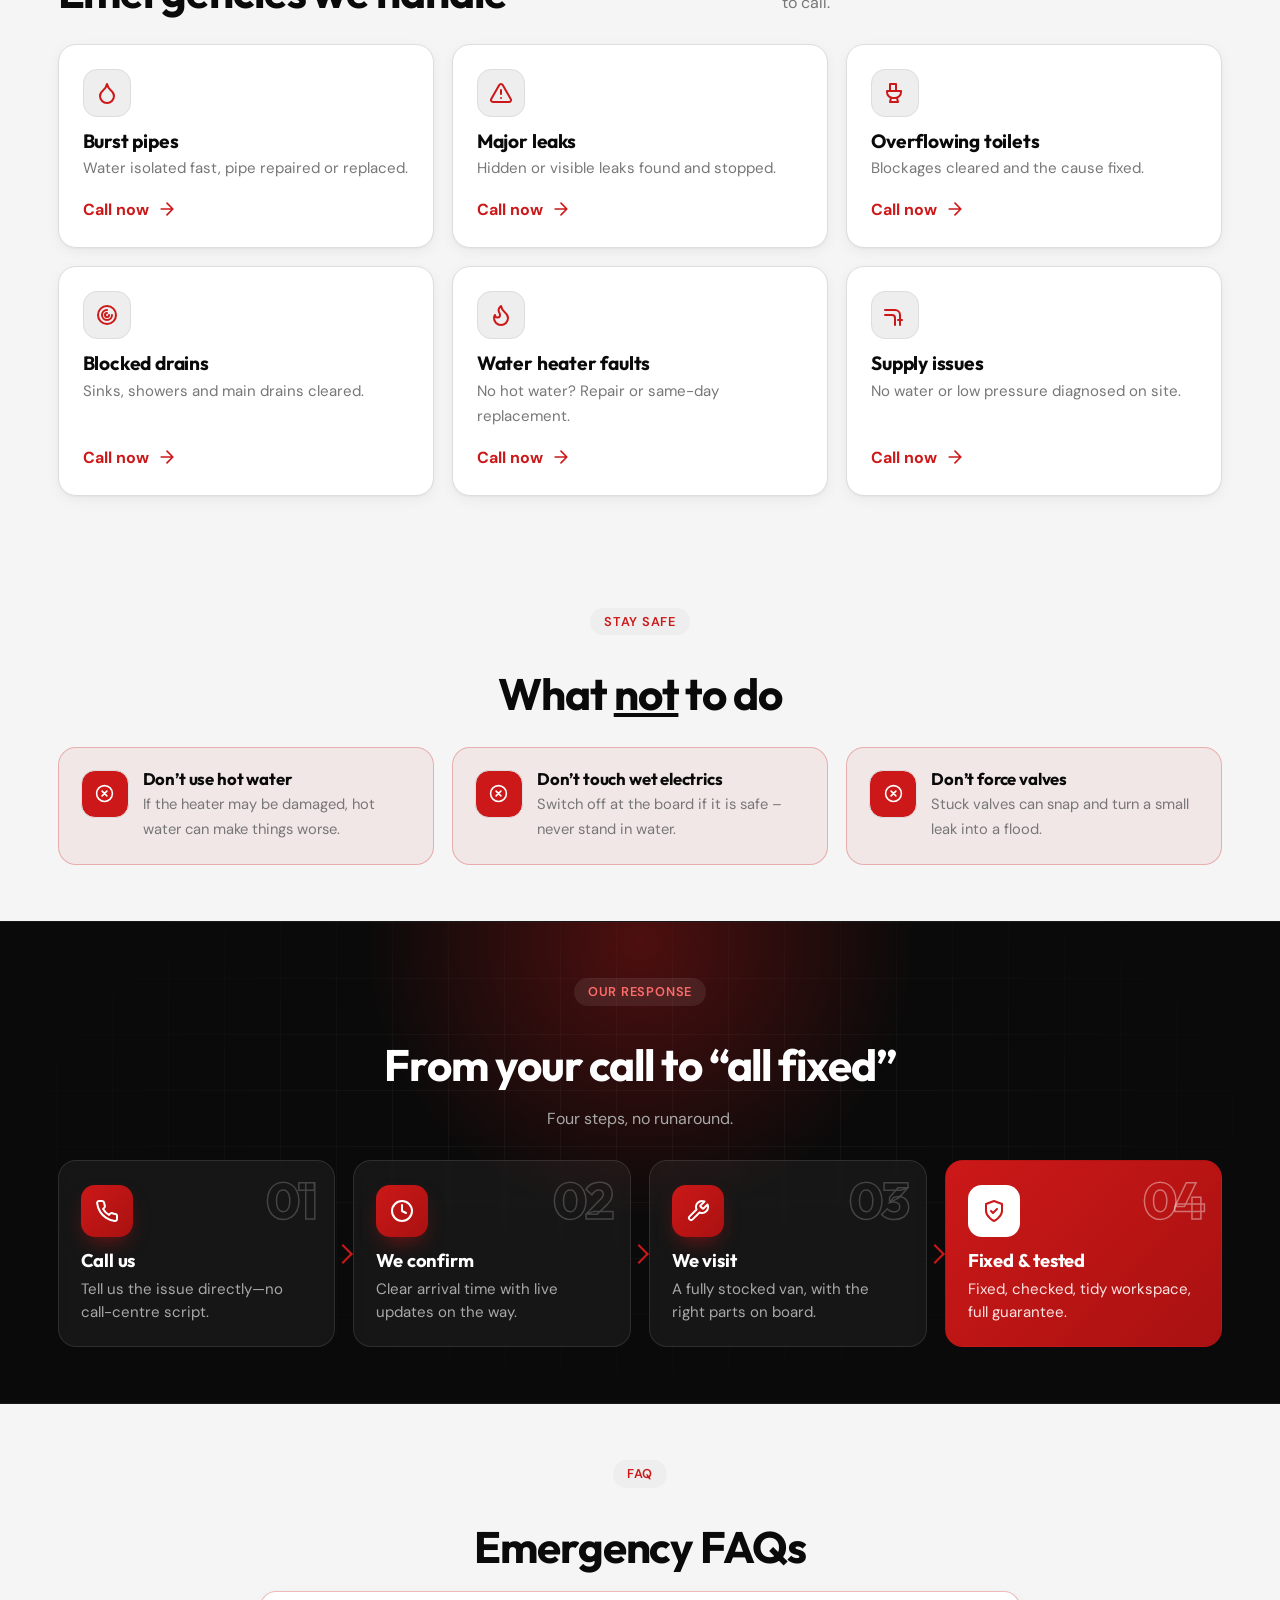
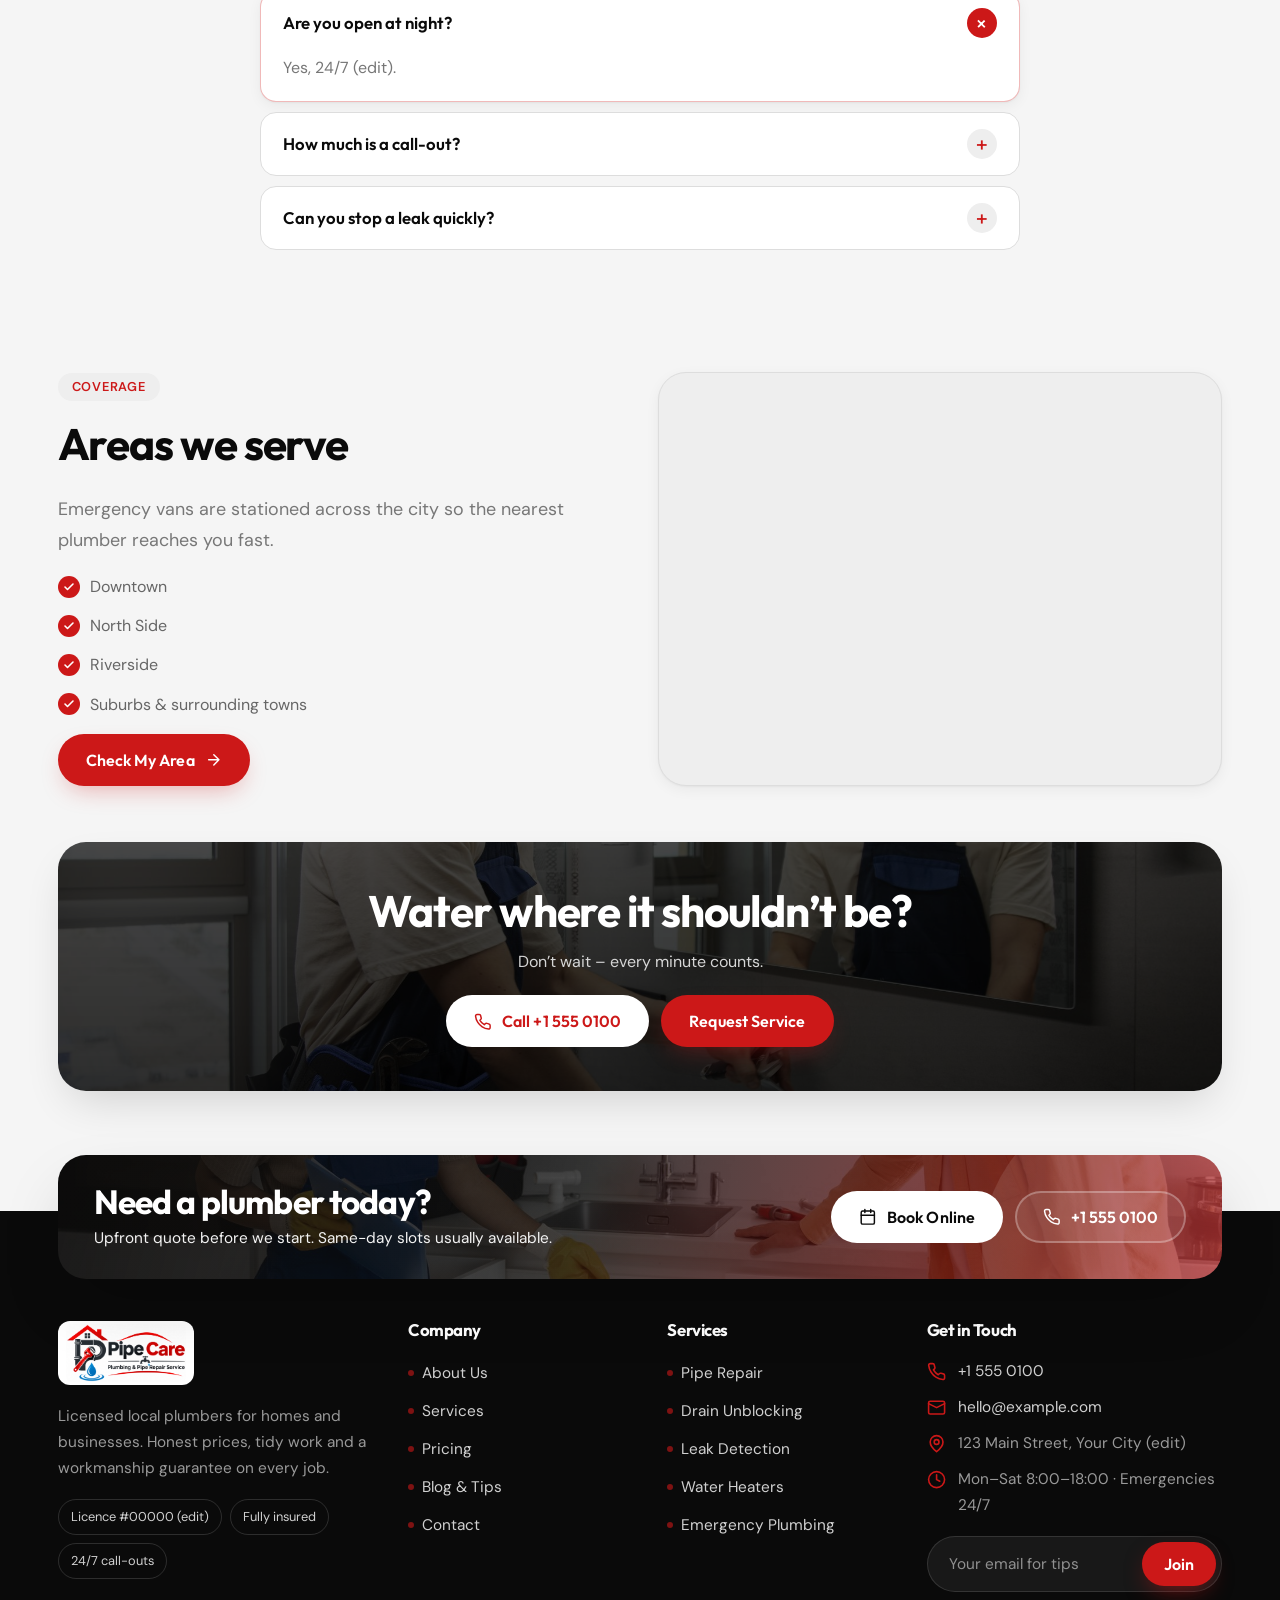
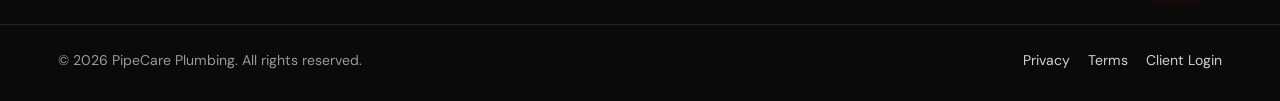
<file: pages/emergency.html>
<!DOCTYPE html>

<html dir="ltr" lang="en">
<head>
<meta charset="utf-8"/>
<link rel="icon" href="../favicon.ico" sizes="any">
<link rel="icon" type="image/png" sizes="32x32" href="../assets/favicon/favicon-32x32.png">
<link rel="icon" type="image/png" sizes="16x16" href="../assets/favicon/favicon-16x16.png">
<link rel="apple-touch-icon" sizes="180x180" href="../assets/favicon/apple-touch-icon.png">

<meta content="width=device-width, initial-scale=1, viewport-fit=cover" name="viewport"/>
<title>Emergency Plumber – PipeCare Plumbing</title>
<meta content="PipeCare Plumbing offers fast repairs, drain unblocking, leak detection and 24/7 emergency plumbing with upfront pricing and guaranteed workmanship." name="description"/>
<link href="https://example.com/pages/emergency.html" rel="canonical"/>
<meta content="Emergency Plumber – PipeCare Plumbing" property="og:title"/><meta content="website" property="og:type"/>
<link href="https://fonts.googleapis.com" rel="preconnect"/><link crossorigin="" href="https://fonts.gstatic.com" rel="preconnect"/>
<link href="https://fonts.googleapis.com/css2?family=DM+Sans:opsz,wght@9..40,400;9..40,500;9..40,600;9..40,700&amp;family=Outfit:wght@500;600;700;800&amp;display=swap" rel="stylesheet"/>
<link href="../assets/css/style.css" rel="stylesheet"/>
<link href="../assets/css/dark-mode.css" rel="stylesheet"/>
<link href="../assets/css/rtl.css" rel="stylesheet"/>
<script type="application/ld+json">{"@context":"https://schema.org","@type":"Plumber","name":"PipeCare Plumbing","telephone":"+1-555-0100","areaServed":"Your City"}</script>
</head>
<body>
<div class="topbar"><div class="wrap">
<span class="tb-hide"><svg aria-hidden="true" class="i" viewbox="0 0 24 24"><circle cx="12" cy="12" r="10"></circle><path d="M12 6v6l4 2"></path></svg>Mon–Sat 8:00–18:00</span>
<a class="tb-hide" href="mailto:hello@example.com"><svg aria-hidden="true" class="i" viewbox="0 0 24 24"><rect height="16" rx="2" width="20" x="2" y="4"></rect><path d="m22 7-10 5L2 7"></path></svg>hello@example.com</a>
<span class="tb-hide"><svg aria-hidden="true" class="i" viewbox="0 0 24 24"><path d="M20 10c0 6-8 12-8 12s-8-6-8-12a8 8 0 0 1 16 0Z"></path><circle cx="12" cy="10" r="3"></circle></svg>Serving Your City &amp; Suburbs</span>
<a class="tb-emg" href="tel:+15550100"><svg aria-hidden="true" class="i" viewbox="0 0 24 24"><path d="m21.73 18-8-14a2 2 0 0 0-3.48 0l-8 14A2 2 0 0 0 4 21h16a2 2 0 0 0 1.73-3Z"></path><path d="M12 9v4M12 17h.01"></path></svg>24/7 Emergency: <b>+1 555 0100</b></a>
</div></div>
<header class="site-header"><div class="wrap bar">
<a aria-label="PipeCare Plumbing home" class="logo" href="index.html"><img class="logo-img" src="../assets/images/logo.png" alt="PipeCare Plumbing &amp; Pipe Repair Service" width="700" height="337"/></a>
<nav aria-label="Main" id="nav"><ul>
<li class="home-menu"><button aria-expanded="false" aria-haspopup="true" class="home-trigger" type="button">Home <span class="nav-caret">▾</span></button><div class="home-dropdown"><a href="index.html">Home 1 · Classic<small>Light, trust-focused layout</small></a><a href="home-2.html">Home 2 · Modern<small>Dark, bold emergency layout</small></a></div></li>
<li><a href="services.html">Services</a></li>
<li><a href="emergency.html">Emergency</a></li>
<li><a href="pricing.html">Pricing</a></li>
<li><a href="about.html">About</a></li>
<li><a href="blog.html">Blog</a></li>
<li><a href="contact.html">Contact</a></li>
</ul></nav>
<div class="hdr-actions">
<button aria-label="Toggle dark mode" class="ic" id="theme" type="button"><svg aria-hidden="true" class="i" viewbox="0 0 24 24"><path d="M12 3a6 6 0 0 0 9 9 9 9 0 1 1-9-9Z"></path></svg></button>
<button aria-label="Toggle right-to-left layout" class="ic" id="rtl" type="button">RTL</button>
<a class="hdr-call hide-m" href="tel:+15550100"><span class="hdr-call-ic"><svg aria-hidden="true" class="i" viewbox="0 0 24 24"><path d="M22 16.92v3a2 2 0 0 1-2.18 2 19.79 19.79 0 0 1-8.63-3.07 19.5 19.5 0 0 1-6-6 19.79 19.79 0 0 1-3.07-8.67A2 2 0 0 1 4.11 2h3a2 2 0 0 1 2 1.72c.13.96.36 1.9.7 2.81a2 2 0 0 1-.45 2.11L8.09 9.91a16 16 0 0 0 6 6l1.27-1.27a2 2 0 0 1 2.11-.45c.91.34 1.85.57 2.81.7A2 2 0 0 1 22 16.92z"></path></svg></span><span><small>Call 24/7</small><b>+1 555 0100</b></span></a>
<button aria-controls="nav" aria-expanded="false" aria-label="Open menu" class="ic" id="burger" type="button"><svg aria-hidden="true" class="i" viewbox="0 0 24 24"><path d="M4 6h16M4 12h16M4 18h16"></path></svg></button>
</div>
</div></header>
<main id="main">
<section class="page on" id="p-emergency">
<!-- BANNER -->
<div class="page-banner"style="position:relative;isolation:isolate;overflow:hidden;min-height:240px;display:flex; background-image: url(../assets/images/emg.jpg); background-size: cover;"><div class="page-banner-overlay"></div><div class="page-banner-inner"><p class="banner-kicker">PIPECARE PLUMBING · 24/7 EMERGENCY SERVICE</p><h1>Emergency Plumbing</h1><div class="banner-crumb"><a href="../index.html">Home</a><span>›</span><span>Emergency</span></div></div></div>
<!-- INTRO -->
<div class="sec em-intro"><div class="wrap em-grid">
<div><span class="em-live"><i></i>Lines open now · 24/7</span>
<h2>Plumbing emergency? <em>We’re on our way.</em></h2>
<p class="lead">Burst pipes, flooding, overflowing toilets and blocked drains. A real plumber answers, tells you how to stop the water and heads to you with a stocked van.</p>
<a class="em-phone" href="tel:+15550100"><svg aria-hidden="true" class="i" viewbox="0 0 24 24"><path d="M22 16.92v3a2 2 0 0 1-2.18 2 19.79 19.79 0 0 1-8.63-3.07 19.5 19.5 0 0 1-6-6 19.79 19.79 0 0 1-3.07-8.67A2 2 0 0 1 4.11 2h3a2 2 0 0 1 2 1.72c.13.96.36 1.9.7 2.81a2 2 0 0 1-.45 2.11L8.09 9.91a16 16 0 0 0 6 6l1.27-1.27a2 2 0 0 1 2.11-.45c.91.34 1.85.57 2.81.7A2 2 0 0 1 22 16.92z"/></svg>+1 555 0100</a>
<div class="cta"><a class="btn b2" href="tel:+15550100"><svg aria-hidden="true" class="i" viewbox="0 0 24 24"><path d="M22 16.92v3a2 2 0 0 1-2.18 2 19.79 19.79 0 0 1-8.63-3.07 19.5 19.5 0 0 1-6-6 19.79 19.79 0 0 1-3.07-8.67A2 2 0 0 1 4.11 2h3a2 2 0 0 1 2 1.72c.13.96.36 1.9.7 2.81a2 2 0 0 1-.45 2.11L8.09 9.91a16 16 0 0 0 6 6l1.27-1.27a2 2 0 0 1 2.11-.45c.91.34 1.85.57 2.81.7A2 2 0 0 1 22 16.92z"/></svg>Call Emergency Plumber</a><a class="btn bghost" href="contact.html">Request Emergency Service</a></div>
</div>
<aside class="em-card" aria-label="First 60 seconds">
<h2>Your first 60 seconds</h2>
<ol>
<li><b>1</b><span>Turn off the main water valve</span></li>
<li><b>2</b><span>Keep away from electrics near water</span></li>
<li><b>3</b><span>Call us – we’ll guide you</span></li>
</ol>
<a class="btn b2" href="tel:+15550100"><svg aria-hidden="true" class="i" viewbox="0 0 24 24"><path d="M22 16.92v3a2 2 0 0 1-2.18 2 19.79 19.79 0 0 1-8.63-3.07 19.5 19.5 0 0 1-6-6 19.79 19.79 0 0 1-3.07-8.67A2 2 0 0 1 4.11 2h3a2 2 0 0 1 2 1.72c.13.96.36 1.9.7 2.81a2 2 0 0 1-.45 2.11L8.09 9.91a16 16 0 0 0 6 6l1.27-1.27a2 2 0 0 1 2.11-.45c.91.34 1.85.57 2.81.7A2 2 0 0 1 22 16.92z"/></svg>Call now</a>
</aside>
</div></div>
<!-- STATS BAND -->
<div class="sec x-dark ab-band"><div class="wrap"><div class="x-statbar"><div><b>24/7</b><span>Emergency line, 365 days</span></div><div><b>~45 min</b><span>Typical arrival (edit)</span></div><div><b>0</b><span>Call-centres – a real plumber</span></div><div><b>100%</b><span>Workmanship guarantee</span></div></div></div></div>
<!-- BEFORE ARRIVAL -->
<div class="sec"><div class="wrap"><div class="sec-head"><div><span class="eyebrow">While you wait</span><h2>Before the plumber arrives</h2></div><p>Five quick steps that limit the damage – do only what is safe.</p></div><div class="em-steps"><div class="em-step"><span class="n" aria-hidden="true">01</span><span class="ic"><svg aria-hidden="true" class="i" viewbox="0 0 24 24"><circle cx="12" cy="12" r="9"/><path d="M12 7v5"/><path d="M12 16h.01"/></svg></span><h3>Shut off the water</h3><p>Turn the main stop valve clockwise, if easily and safe to reach.</p></div><div class="em-step"><span class="n" aria-hidden="true">02</span><span class="ic"><svg aria-hidden="true" class="i" viewbox="0 0 24 24"><path d="M13 2 3 14h9l-1 8 10-12h-9l1-8z"/></svg></span><h3>Stay clear of electrics</h3><p>Turn off power at the breaker only on dry ground.</p></div><div class="em-step"><span class="n" aria-hidden="true">03</span><span class="ic"><svg aria-hidden="true" class="i" viewbox="0 0 24 24"><path d="M21 8 12 3 3 8v8l9 5 9-5z"/><path d="m3 8 9 5 9-5M12 13v8"/></svg></span><h3>Move valuables</h3><p>Lift furniture, rugs and electronics away from water.</p></div><div class="em-step"><span class="n" aria-hidden="true">04</span><span class="ic"><svg aria-hidden="true" class="i" viewbox="0 0 24 24"><path d="M14.5 4h-5L7 7H4a2 2 0 0 0-2 2v9a2 2 0 0 0 2 2h16a2 2 0 0 0 2-2V9a2 2 0 0 0-2-2h-3l-2.5-3z"/><circle cx="12" cy="13" r="3"/></svg></span><h3>Photograph the damage</h3><p>Take quick photos for your insurance – only if it’s safe.</p></div><div class="em-step"><span class="n" aria-hidden="true">05</span><span class="ic"><svg aria-hidden="true" class="i" viewbox="0 0 24 24"><path d="M22 16.92v3a2 2 0 0 1-2.18 2 19.79 19.79 0 0 1-8.63-3.07 19.5 19.5 0 0 1-6-6 19.79 19.79 0 0 1-3.07-8.67A2 2 0 0 1 4.11 2h3a2 2 0 0 1 2 1.72c.13.96.36 1.9.7 2.81a2 2 0 0 1-.45 2.11L8.09 9.91a16 16 0 0 0 6 6l1.27-1.27a2 2 0 0 1 2.11-.45c.91.34 1.85.57 2.81.7A2 2 0 0 1 22 16.92z"/></svg></span><h3>Call our team</h3><p>We’ll talk you through it while the plumber is on the way.</p></div></div></div></div>
<!-- HANDLED -->
<div class="sec alt"><div class="wrap"><div class="sec-head"><div><span class="eyebrow">What we fix</span><h2>Emergencies we handle</h2></div><p>If it’s leaking, flooding or blocked, we can help. Tap any tile to call.</p></div><div class="em-tiles"><a class="em-tile" href="tel:+15550100"><span class="ic"><svg aria-hidden="true" class="i" viewbox="0 0 24 24"><path d="M12 22a7 7 0 0 0 7-7c0-2-1-3.9-3-5.5s-3.5-4-4-6.5c-.5 2.5-2 4.9-4 6.5C6 11.1 5 13 5 15a7 7 0 0 0 7 7z"/></svg></span><h3>Burst pipes</h3><p>Water isolated fast, pipe repaired or replaced.</p><span class="go">Call now <svg aria-hidden="true" class="i" viewbox="0 0 24 24"><path d="M5 12h14M12 5l7 7-7 7"/></svg></span></a><a class="em-tile" href="tel:+15550100"><span class="ic"><svg aria-hidden="true" class="i" viewbox="0 0 24 24"><path d="m21.73 18-8-14a2 2 0 0 0-3.48 0l-8 14A2 2 0 0 0 4 21h16a2 2 0 0 0 1.73-3Z"/><path d="M12 9v4M12 17h.01"/></svg></span><h3>Major leaks</h3><p>Hidden or visible leaks found and stopped.</p><span class="go">Call now <svg aria-hidden="true" class="i" viewbox="0 0 24 24"><path d="M5 12h14M12 5l7 7-7 7"/></svg></span></a><a class="em-tile" href="tel:+15550100"><span class="ic"><svg aria-hidden="true" class="i" viewbox="0 0 24 24"><path d="M7 3h6v7H7z"/><path d="M4 10h14v1a6 6 0 0 1-6 6h-2a6 6 0 0 1-6-6z"/><path d="m8 17-1 4h8l-1-4"/></svg></span><h3>Overflowing toilets</h3><p>Blockages cleared and the cause fixed.</p><span class="go">Call now <svg aria-hidden="true" class="i" viewbox="0 0 24 24"><path d="M5 12h14M12 5l7 7-7 7"/></svg></span></a><a class="em-tile" href="tel:+15550100"><span class="ic"><svg aria-hidden="true" class="i" viewbox="0 0 24 24"><circle cx="12" cy="12" r="9"/><path d="M12 7a5 5 0 1 0 5 5"/><path d="M12 10a2 2 0 1 0 2 2"/></svg></span><h3>Blocked drains</h3><p>Sinks, showers and main drains cleared.</p><span class="go">Call now <svg aria-hidden="true" class="i" viewbox="0 0 24 24"><path d="M5 12h14M12 5l7 7-7 7"/></svg></span></a><a class="em-tile" href="tel:+15550100"><span class="ic"><svg aria-hidden="true" class="i" viewbox="0 0 24 24"><path d="M8.5 14.5A2.5 2.5 0 0 0 11 12c0-1.38-.5-2-1-3-1.07-2.14-.22-4.05 2-6 .5 2.5 2 4.9 4 6.5 2 1.6 3 3.5 3 5.5a7 7 0 1 1-14 0c0-1.15.43-2.29 1-3a2.5 2.5 0 0 0 2.5 2.5z"/></svg></span><h3>Water heater faults</h3><p>No hot water? Repair or same-day replacement.</p><span class="go">Call now <svg aria-hidden="true" class="i" viewbox="0 0 24 24"><path d="M5 12h14M12 5l7 7-7 7"/></svg></span></a><a class="em-tile" href="tel:+15550100"><span class="ic"><svg aria-hidden="true" class="i" viewbox="0 0 24 24"><path d="M2 7h10a5 5 0 0 1 5 5v10"/><path d="M2 12h7a3 3 0 0 1 3 3v7"/><path d="M15 17h4"/></svg></span><h3>Supply issues</h3><p>No water or low pressure diagnosed on site.</p><span class="go">Call now <svg aria-hidden="true" class="i" viewbox="0 0 24 24"><path d="M5 12h14M12 5l7 7-7 7"/></svg></span></a></div></div></div>
<!-- DON'TS -->
<div class="sec"><div class="wrap"><div class="sec-head center"><span class="eyebrow">Stay safe</span><h2>What <u>not</u> to do</h2></div><div class="em-donts"><div class="em-dont"><span class="ic"><svg aria-hidden="true" class="i" viewbox="0 0 24 24"><circle cx="12" cy="12" r="10"/><path d="m15 9-6 6M9 9l6 6"/></svg></span><div><h3>Don’t use hot water</h3><p>If the heater may be damaged, hot water can make things worse.</p></div></div><div class="em-dont"><span class="ic"><svg aria-hidden="true" class="i" viewbox="0 0 24 24"><circle cx="12" cy="12" r="10"/><path d="m15 9-6 6M9 9l6 6"/></svg></span><div><h3>Don’t touch wet electrics</h3><p>Switch off at the board if it is safe – never stand in water.</p></div></div><div class="em-dont"><span class="ic"><svg aria-hidden="true" class="i" viewbox="0 0 24 24"><circle cx="12" cy="12" r="10"/><path d="m15 9-6 6M9 9l6 6"/></svg></span><div><h3>Don’t force valves</h3><p>Stuck valves can snap and turn a small leak into a flood.</p></div></div></div></div></div>
<!-- RESPONSE -->
<div class="sec h1-process"><div class="wrap"><div class="sec-head center"><span class="eyebrow">Our response</span><h2>From your call to “all fixed”</h2><p>Four steps, no runaround.</p></div><div class="flow"><div class="flow-step"><span class="flow-n" aria-hidden="true">01</span><span class="flow-ic"><svg aria-hidden="true" class="i" viewbox="0 0 24 24"><path d="M22 16.92v3a2 2 0 0 1-2.18 2 19.79 19.79 0 0 1-8.63-3.07 19.5 19.5 0 0 1-6-6 19.79 19.79 0 0 1-3.07-8.67A2 2 0 0 1 4.11 2h3a2 2 0 0 1 2 1.72c.13.96.36 1.9.7 2.81a2 2 0 0 1-.45 2.11L8.09 9.91a16 16 0 0 0 6 6l1.27-1.27a2 2 0 0 1 2.11-.45c.91.34 1.85.57 2.81.7A2 2 0 0 1 22 16.92z"/></svg></span><h3>Call us</h3><p>Tell us the issue directly—no call-centre script.</p></div><div class="flow-step"><span class="flow-n" aria-hidden="true">02</span><span class="flow-ic"><svg aria-hidden="true" class="i" viewbox="0 0 24 24"><circle cx="12" cy="12" r="10"/><path d="M12 6v6l4 2"/></svg></span><h3>We confirm</h3><p>Clear arrival time with live updates on the way.</p></div><div class="flow-step"><span class="flow-n" aria-hidden="true">03</span><span class="flow-ic"><svg aria-hidden="true" class="i" viewbox="0 0 24 24"><path d="M14.7 6.3a1 1 0 0 0 0 1.4l1.6 1.6a1 1 0 0 0 1.4 0l3.77-3.77a6 6 0 0 1-7.94 7.94l-6.91 6.91a2.12 2.12 0 0 1-3-3l6.91-6.91a6 6 0 0 1 7.94-7.94l-3.76 3.76z"/></svg></span><h3>We visit</h3><p>A fully stocked van, with the right parts on board.</p></div><div class="flow-step"><span class="flow-n" aria-hidden="true">04</span><span class="flow-ic"><svg aria-hidden="true" class="i" viewbox="0 0 24 24"><path d="M12 22s8-4 8-10V5l-8-3-8 3v7c0 6 8 10 8 10z"/><path d="m9 12 2 2 4-4"/></svg></span><h3>Fixed &amp; tested</h3><p>Fixed, checked, tidy workspace, full guarantee.</p></div></div></div></div>
<div class="sec alt"><div class="wrap"><div style="max-width:760px;margin:auto"><div class="sec-head center" style="margin-bottom:20px"><span class="eyebrow">FAQ</span><h2>Emergency FAQs</h2></div><details open><summary>Are you open at night?</summary><p>Yes, 24/7 (edit).</p></details><details><summary>How much is a call-out?</summary><p>See the <a href="pricing.html">pricing page</a>. Out-of-hours work carries a set premium we tell you before we travel.</p></details><details><summary>Can you stop a leak quickly?</summary><p>Yes, we isolate first and repair next.</p></details></div></div></div>
<!-- AREAS -->
<div class="sec"><div class="wrap areas"><div><span class="eyebrow">Coverage</span><h2>Areas we serve</h2><p class="lead">Emergency vans are stationed across the city so the nearest plumber reaches you fast.</p><ul class="trust" style="flex-direction:column"><li>Downtown</li><li>North Side</li><li>Riverside</li><li>Suburbs &amp; surrounding towns</li></ul><a class="btn b1" href="contact.html">Check My Area <svg aria-hidden="true" class="i" viewbox="0 0 24 24"><path d="M5 12h14M12 5l7 7-7 7"/></svg></a></div><div class="map-embed"><iframe title="PipeCare service area map" src="https://maps.google.com/maps?q=New+York,+NY&amp;z=11&amp;output=embed" loading="lazy" referrerpolicy="no-referrer-when-downgrade" allowfullscreen></iframe></div></div></div>
<div class="sec" style="padding-top:0"><div class="wrap"><div class="ctr cta-photo"><h2>Water where it shouldn’t be?</h2><p>Don’t wait – every minute counts.</p><div class="cta" style="justify-content:center"><a class="btn b2" href="tel:+15550100"><svg aria-hidden="true" class="i" viewbox="0 0 24 24"><path d="M22 16.92v3a2 2 0 0 1-2.18 2 19.79 19.79 0 0 1-8.63-3.07 19.5 19.5 0 0 1-6-6 19.79 19.79 0 0 1-3.07-8.67A2 2 0 0 1 4.11 2h3a2 2 0 0 1 2 1.72c.13.96.36 1.9.7 2.81a2 2 0 0 1-.45 2.11L8.09 9.91a16 16 0 0 0 6 6l1.27-1.27a2 2 0 0 1 2.11-.45c.91.34 1.85.57 2.81.7A2 2 0 0 1 22 16.92z"/></svg>Call +1 555 0100</a><a class="btn b1" href="contact.html">Request Service</a></div></div></div></div>
</section>
</main>
<footer class="site-footer">
<div class="wrap ft-cta"><div class="ft-cta-box"><div><h2>Need a plumber today?</h2><p>Upfront quote before we start. Same-day slots usually available.</p></div><div class="cta"><a class="btn b4" href="contact.html"><svg aria-hidden="true" class="i" viewbox="0 0 24 24"><rect height="18" rx="2" width="18" x="3" y="4"></rect><path d="M16 2v4M8 2v4M3 10h18"></path></svg>Book Online</a><a class="btn bghost" href="tel:+15550100"><svg aria-hidden="true" class="i" viewbox="0 0 24 24"><path d="M22 16.92v3a2 2 0 0 1-2.18 2 19.79 19.79 0 0 1-8.63-3.07 19.5 19.5 0 0 1-6-6 19.79 19.79 0 0 1-3.07-8.67A2 2 0 0 1 4.11 2h3a2 2 0 0 1 2 1.72c.13.96.36 1.9.7 2.81a2 2 0 0 1-.45 2.11L8.09 9.91a16 16 0 0 0 6 6l1.27-1.27a2 2 0 0 1 2.11-.45c.91.34 1.85.57 2.81.7A2 2 0 0 1 22 16.92z"></path></svg>+1 555 0100</a></div></div></div>
<div class="wrap ft-grid">
<div class="ft-brand"><a class="logo" href="../index.html"><img class="logo-img" src="../assets/images/logo.png" alt="PipeCare Plumbing &amp; Pipe Repair Service" width="700" height="337"/></a>
<p>Licensed local plumbers for homes and businesses. Honest prices, tidy work and a workmanship guarantee on every job.</p>
<div class="ft-badges"><span>Licence #00000 (edit)</span><span>Fully insured</span><span>24/7 call-outs</span></div></div>
<div><h4>Company</h4><ul><li><a href="about.html">About Us</a></li><li><a href="services.html">Services</a></li><li><a href="pricing.html">Pricing</a></li><li><a href="blog.html">Blog &amp; Tips</a></li><li><a href="contact.html">Contact</a></li></ul></div>
<div><h4>Services</h4><ul><li><a href="service-details.html">Pipe Repair</a></li><li><a href="services.html">Drain Unblocking</a></li><li><a href="services.html">Leak Detection</a></li><li><a href="services.html">Water Heaters</a></li><li><a href="emergency.html">Emergency Plumbing</a></li></ul></div>
<div><h4>Get in Touch</h4><ul class="ft-contact"><li><svg aria-hidden="true" class="i" viewbox="0 0 24 24"><path d="M22 16.92v3a2 2 0 0 1-2.18 2 19.79 19.79 0 0 1-8.63-3.07 19.5 19.5 0 0 1-6-6 19.79 19.79 0 0 1-3.07-8.67A2 2 0 0 1 4.11 2h3a2 2 0 0 1 2 1.72c.13.96.36 1.9.7 2.81a2 2 0 0 1-.45 2.11L8.09 9.91a16 16 0 0 0 6 6l1.27-1.27a2 2 0 0 1 2.11-.45c.91.34 1.85.57 2.81.7A2 2 0 0 1 22 16.92z"></path></svg><a href="tel:+15550100">+1 555 0100</a></li><li><svg aria-hidden="true" class="i" viewbox="0 0 24 24"><rect height="16" rx="2" width="20" x="2" y="4"></rect><path d="m22 7-10 5L2 7"></path></svg><a href="mailto:hello@example.com">hello@example.com</a></li><li><svg aria-hidden="true" class="i" viewbox="0 0 24 24"><path d="M20 10c0 6-8 12-8 12s-8-6-8-12a8 8 0 0 1 16 0Z"></path><circle cx="12" cy="10" r="3"></circle></svg><span>123 Main Street, Your City (edit)</span></li><li><svg aria-hidden="true" class="i" viewbox="0 0 24 24"><circle cx="12" cy="12" r="10"></circle><path d="M12 6v6l4 2"></path></svg><span>Mon–Sat 8:00–18:00 · Emergencies 24/7</span></li></ul>
<form class="ft-news" onsubmit="event.preventDefault();this.querySelector('button').textContent='Subscribed!'"><label class="sr-only" for="ft-email">Email for plumbing tips</label><input id="ft-email" placeholder="Your email for tips" required="" type="email"/><button class="btn b2" type="submit">Join</button></form></div>
</div>
<div class="wrap ft-bottom"><span>© 2026 PipeCare Plumbing. All rights reserved.</span><nav aria-label="Legal"><a href="contact.html">Privacy</a><a href="contact.html">Terms</a><a href="login.html">Client Login</a></nav></div>
</footer>
<script src="../assets/js/theme.js"></script>
<script src="../assets/js/rtl.js"></script>
<script src="../assets/js/main.js"></script>
</body>
</html>
</file>
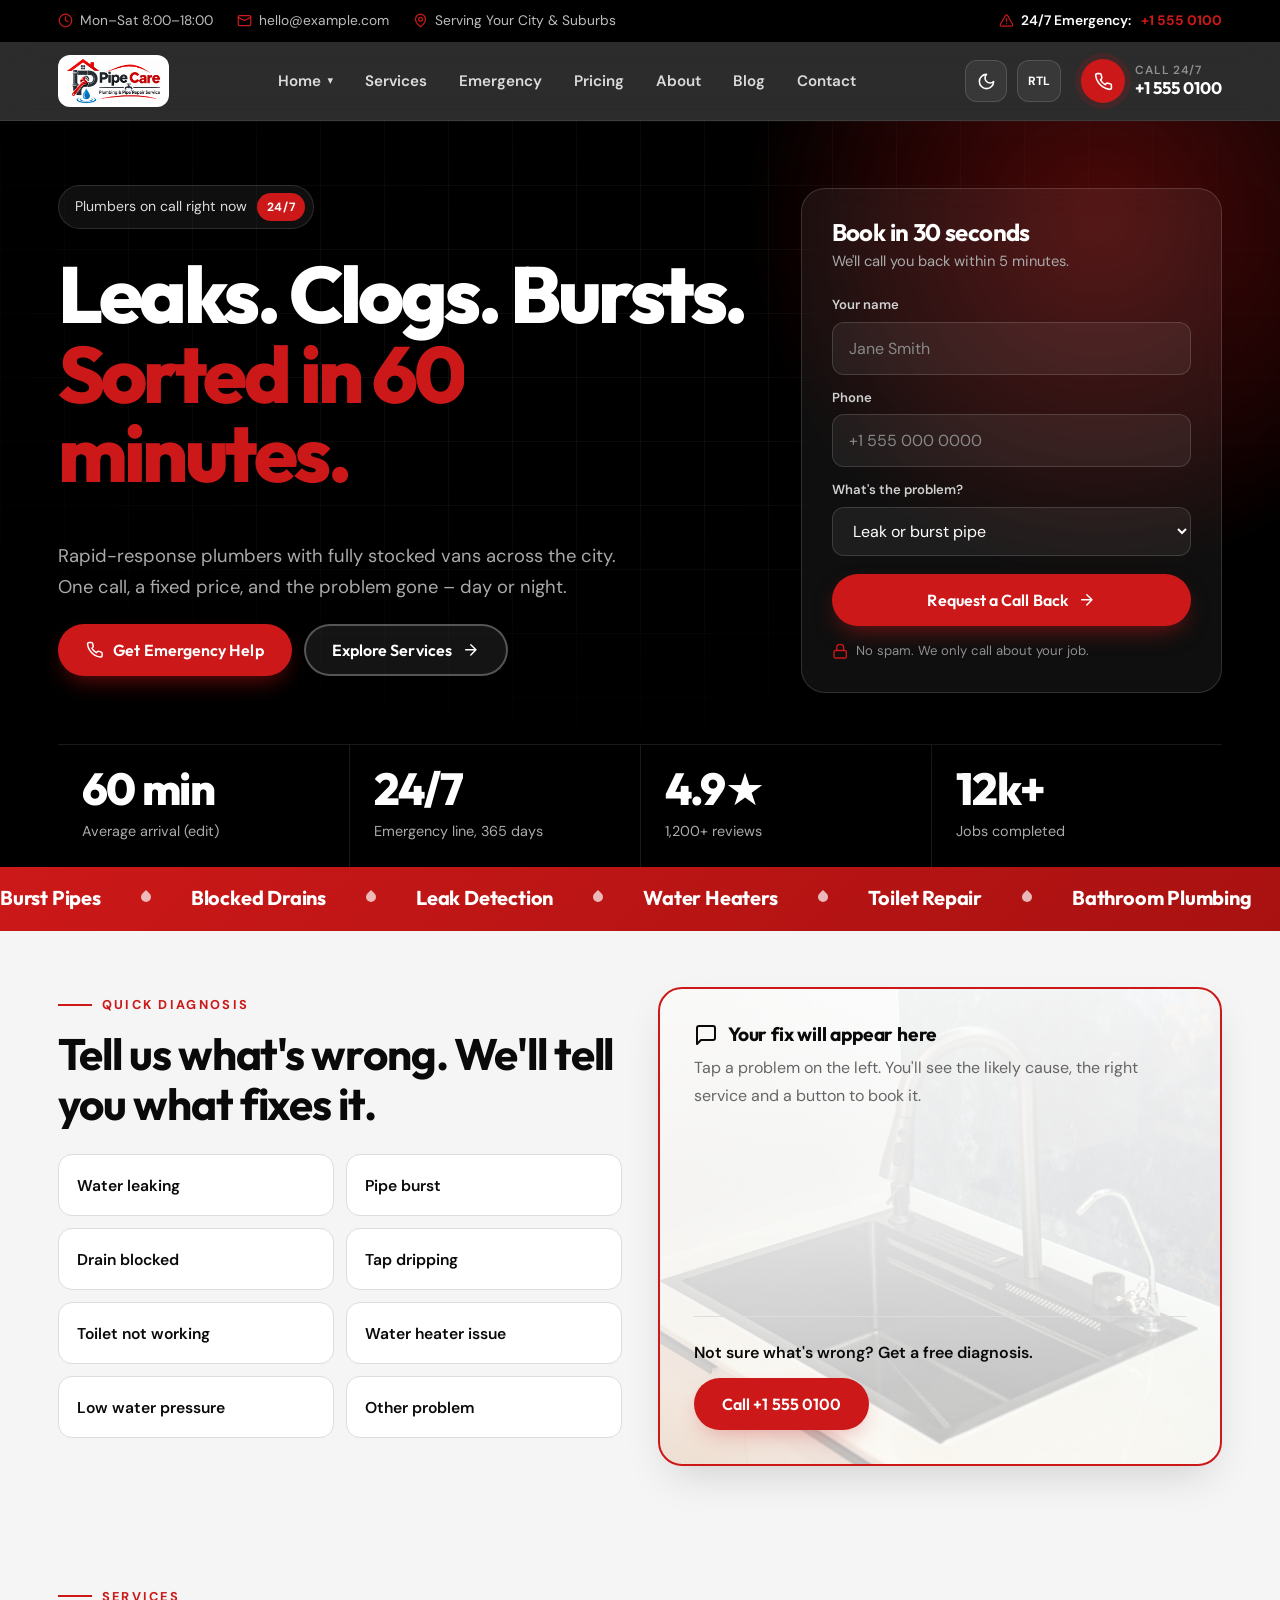
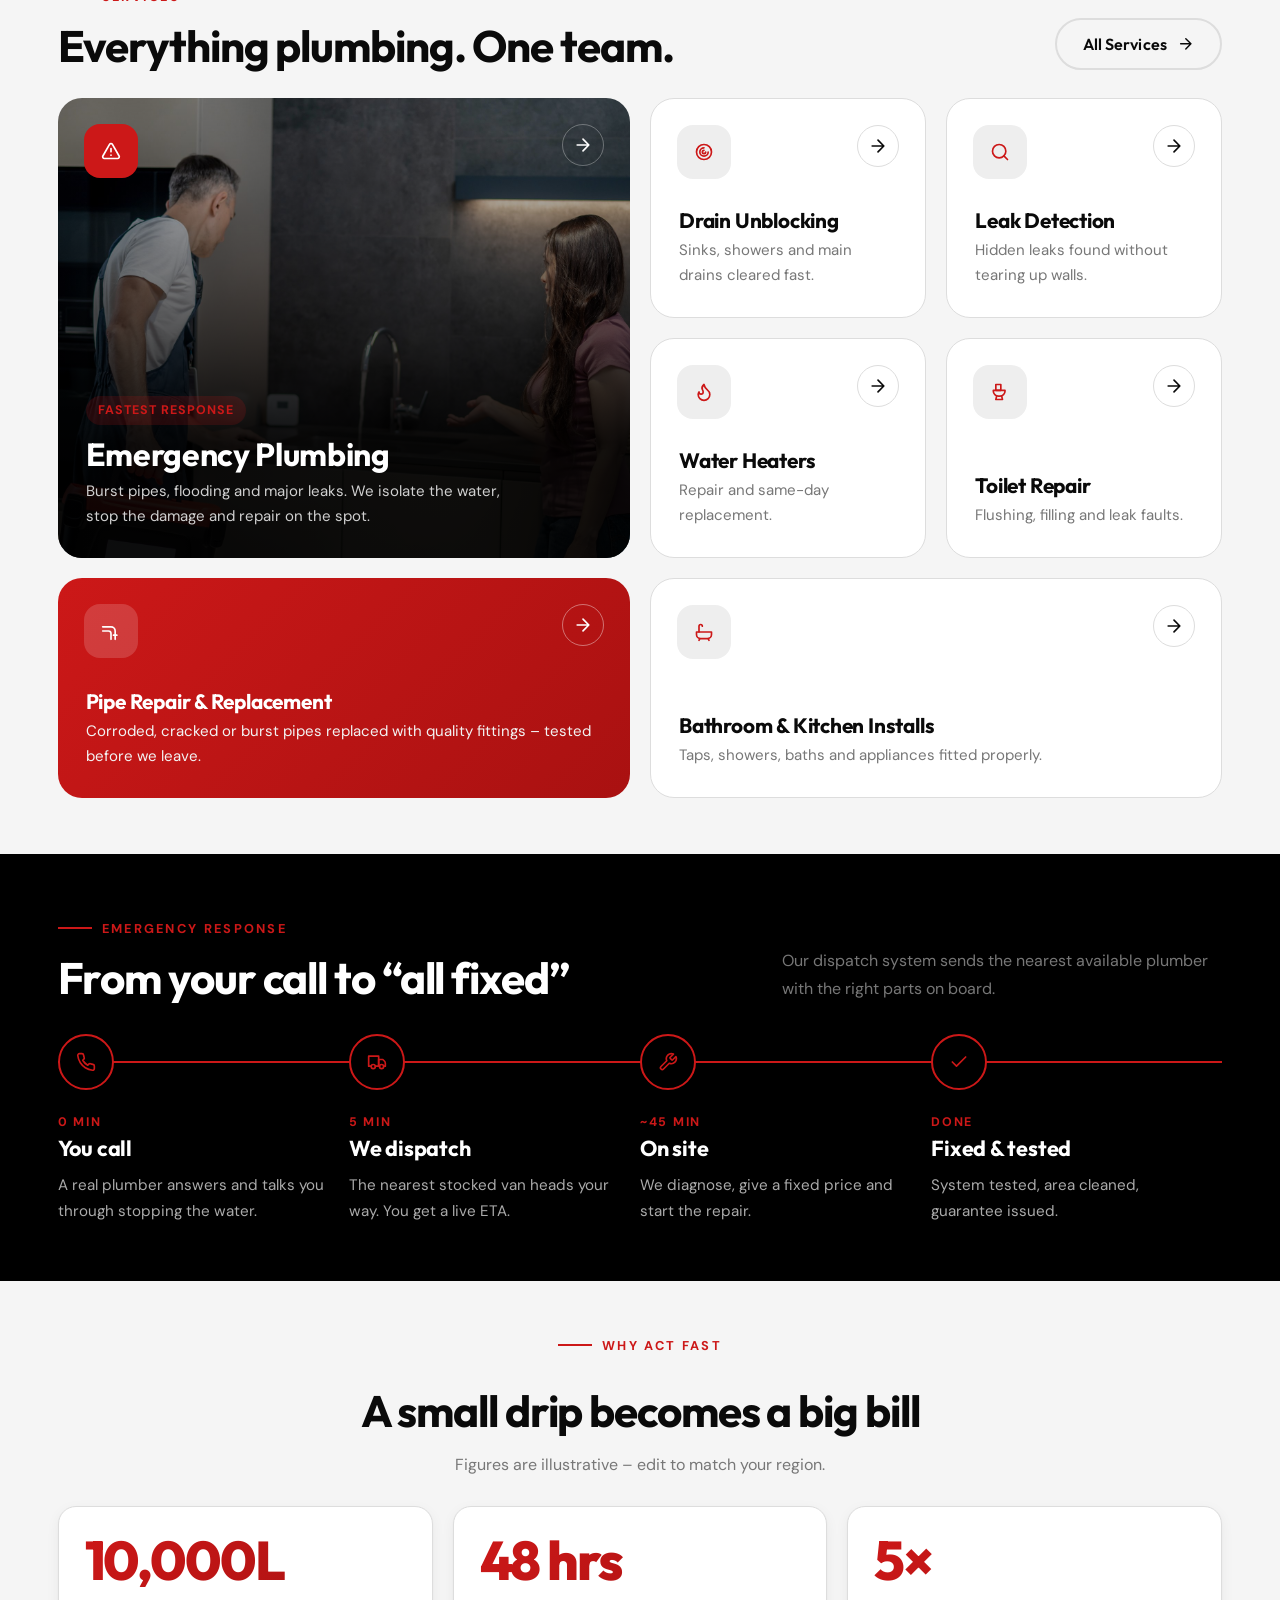
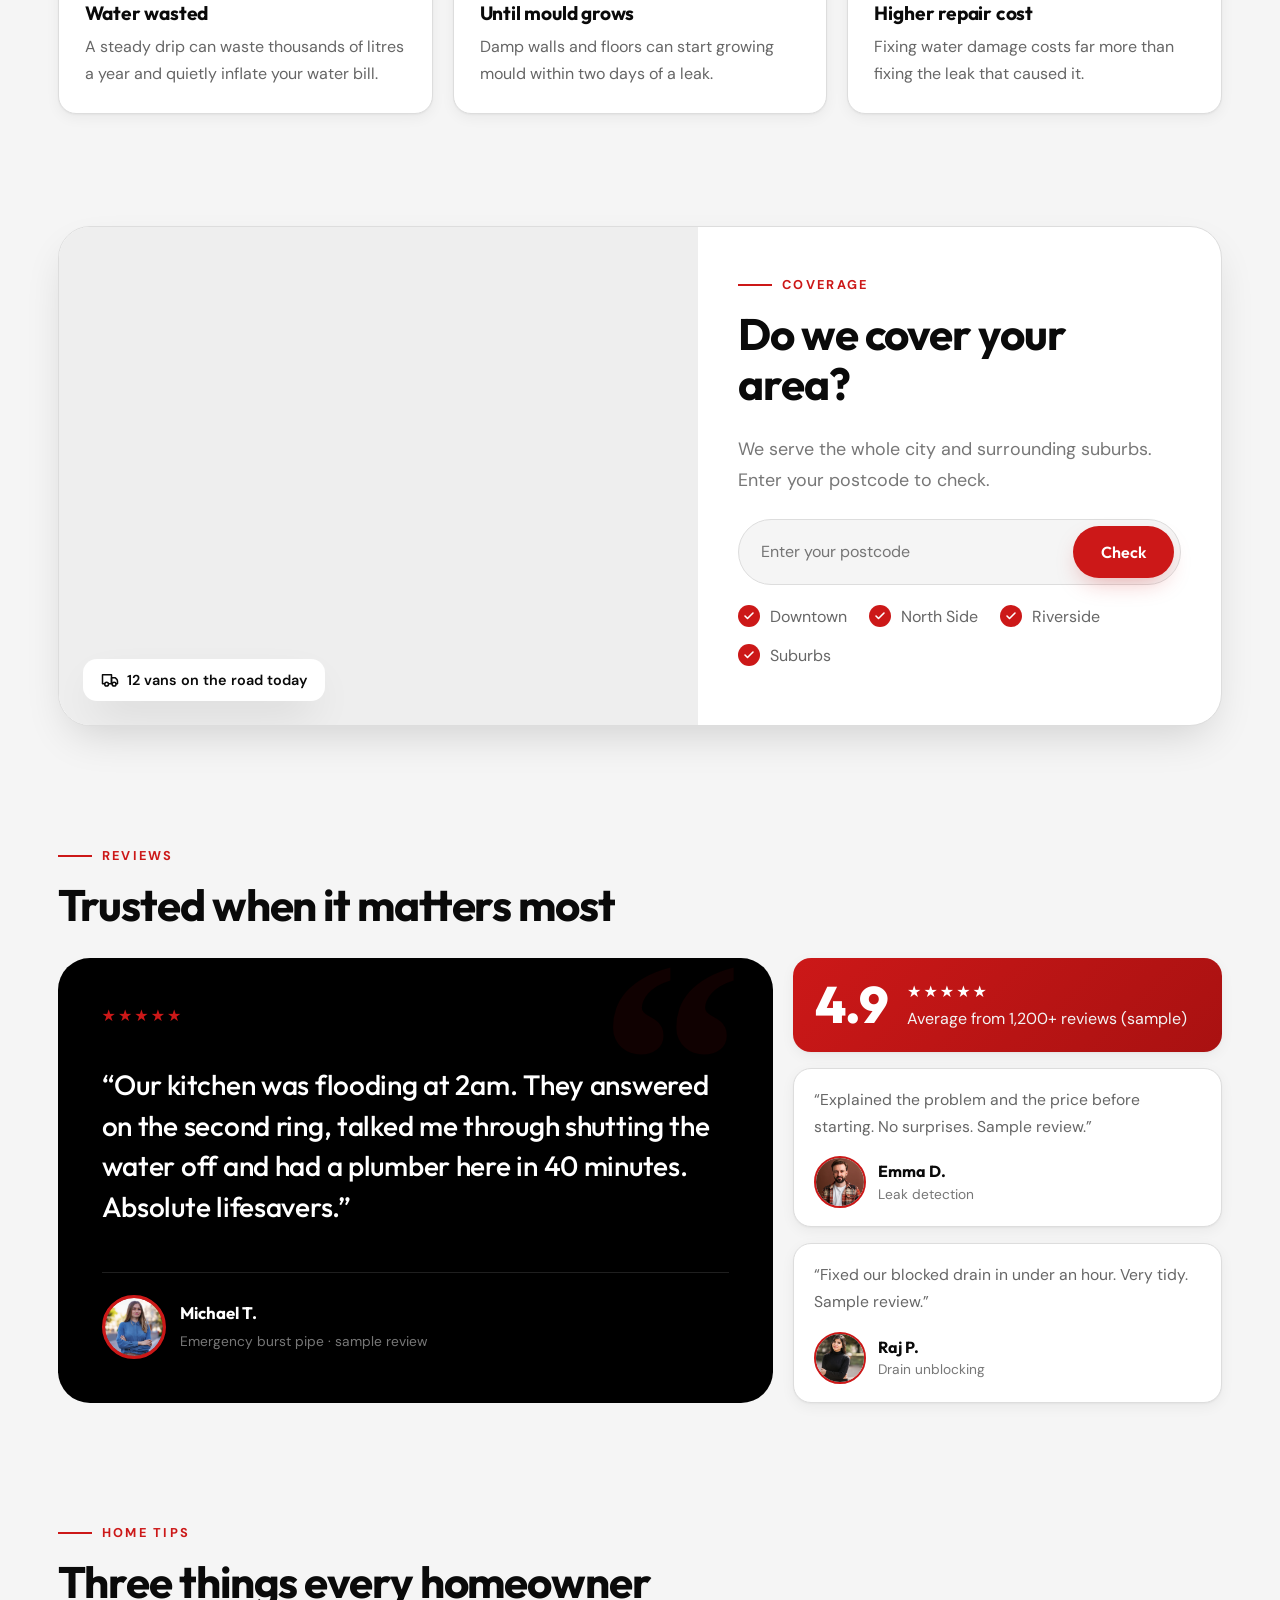
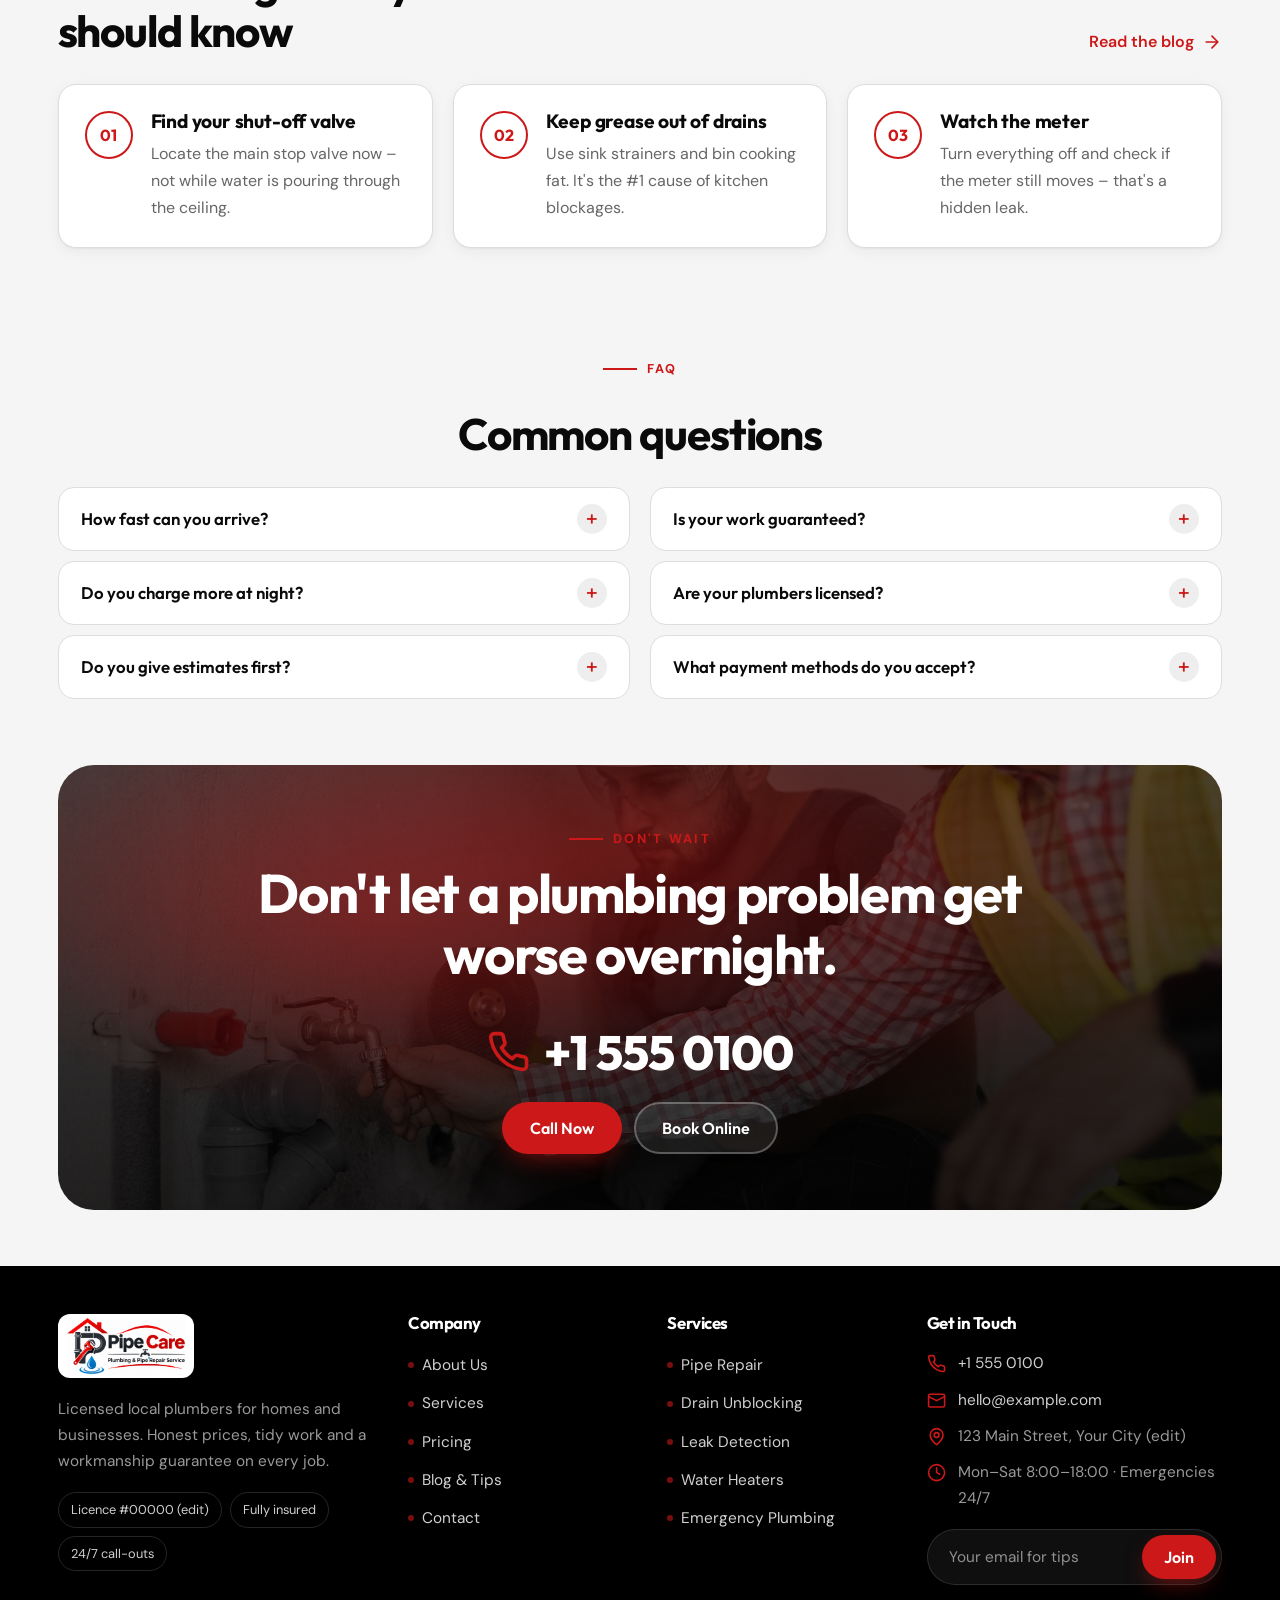
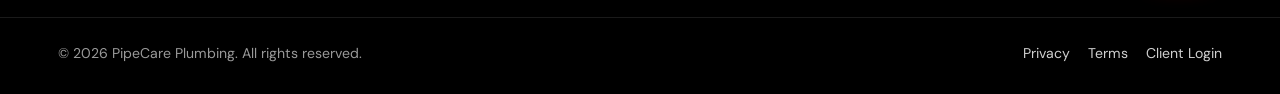
<file: pages/home-2.html>
<!DOCTYPE html>

<html dir="ltr" lang="en">
<head>
<meta charset="utf-8"/>
<link rel="icon" href="../favicon.ico" sizes="any">
<link rel="icon" type="image/png" sizes="32x32" href="../assets/favicon/favicon-32x32.png">
<link rel="icon" type="image/png" sizes="16x16" href="../assets/favicon/favicon-16x16.png">
<link rel="apple-touch-icon" sizes="180x180" href="../assets/favicon/apple-touch-icon.png">

<meta content="width=device-width, initial-scale=1, viewport-fit=cover" name="viewport"/>
<title>24/7 Emergency Plumbers – PipeCare Plumbing</title>
<meta content="PipeCare Plumbing offers fast repairs, drain unblocking, leak detection and 24/7 emergency plumbing with upfront pricing and guaranteed workmanship." name="description"/>
<link href="https://example.com/pages/home-2.html" rel="canonical"/>
<meta content="24/7 Emergency Plumbers – PipeCare Plumbing" property="og:title"/><meta content="website" property="og:type"/>
<meta content="#000000" name="theme-color"/>
<link href="https://fonts.googleapis.com" rel="preconnect"/><link crossorigin="" href="https://fonts.gstatic.com" rel="preconnect"/>
<link href="https://fonts.googleapis.com/css2?family=DM+Sans:opsz,wght@9..40,400;9..40,500;9..40,600;9..40,700&amp;family=Outfit:wght@500;600;700;800&amp;display=swap" rel="stylesheet"/>
<link href="../assets/css/style.css" rel="stylesheet"/>
<link href="../assets/css/dark-mode.css" rel="stylesheet"/>
<link href="../assets/css/rtl.css" rel="stylesheet"/>
<script type="application/ld+json">{"@context":"https://schema.org","@type":"Plumber","name":"PipeCare Plumbing","telephone":"+1-555-0100","areaServed":"Your City","openingHours":"Mo-Sa 08:00-18:00"}</script>
</head>
<body class="home-v2">
<a class="sr-only" href="#main">Skip to content</a>
<div class="topbar"><div class="wrap">
<span class="tb-hide"><svg aria-hidden="true" class="i" viewbox="0 0 24 24"><circle cx="12" cy="12" r="10"></circle><path d="M12 6v6l4 2"></path></svg>Mon–Sat 8:00–18:00</span>
<a class="tb-hide" href="mailto:hello@example.com"><svg aria-hidden="true" class="i" viewbox="0 0 24 24"><rect height="16" rx="2" width="20" x="2" y="4"></rect><path d="m22 7-10 5L2 7"></path></svg>hello@example.com</a>
<span class="tb-hide"><svg aria-hidden="true" class="i" viewbox="0 0 24 24"><path d="M20 10c0 6-8 12-8 12s-8-6-8-12a8 8 0 0 1 16 0Z"></path><circle cx="12" cy="10" r="3"></circle></svg>Serving Your City &amp; Suburbs</span>
<a class="tb-emg" href="tel:+15550100"><svg aria-hidden="true" class="i" viewbox="0 0 24 24"><path d="m21.73 18-8-14a2 2 0 0 0-3.48 0l-8 14A2 2 0 0 0 4 21h16a2 2 0 0 0 1.73-3Z"></path><path d="M12 9v4M12 17h.01"></path></svg>24/7 Emergency: <b>+1 555 0100</b></a>
</div></div>
<header class="site-header"><div class="wrap bar">
<a aria-label="PipeCare Plumbing home" class="logo" href="index.html"><img class="logo-img" src="../assets/images/logo.png" alt="PipeCare Plumbing &amp; Pipe Repair Service" width="700" height="337"/></a>
<nav aria-label="Main" id="nav"><ul>
<li class="home-menu"><button aria-expanded="false" aria-haspopup="true" class="home-trigger" type="button">Home <span class="nav-caret">▾</span></button><div class="home-dropdown"><a href="index.html">Home 1 · Classic<small>Light, trust-focused layout</small></a><a href="home-2.html">Home 2 · Modern<small>Dark, bold emergency layout</small></a></div></li>
<li><a href="services.html">Services</a></li>
<li><a href="emergency.html">Emergency</a></li>
<li><a href="pricing.html">Pricing</a></li>
<li><a href="about.html">About</a></li>
<li><a href="blog.html">Blog</a></li>
<li><a href="contact.html">Contact</a></li>
</ul></nav>
<div class="hdr-actions">
<button aria-label="Toggle dark mode" class="ic" id="theme" type="button"><svg aria-hidden="true" class="i" viewbox="0 0 24 24"><path d="M12 3a6 6 0 0 0 9 9 9 9 0 1 1-9-9Z"></path></svg></button>
<button aria-label="Toggle right-to-left layout" class="ic" id="rtl" type="button">RTL</button>
<a class="hdr-call hide-m" href="tel:+15550100"><span class="hdr-call-ic"><svg aria-hidden="true" class="i" viewbox="0 0 24 24"><path d="M22 16.92v3a2 2 0 0 1-2.18 2 19.79 19.79 0 0 1-8.63-3.07 19.5 19.5 0 0 1-6-6 19.79 19.79 0 0 1-3.07-8.67A2 2 0 0 1 4.11 2h3a2 2 0 0 1 2 1.72c.13.96.36 1.9.7 2.81a2 2 0 0 1-.45 2.11L8.09 9.91a16 16 0 0 0 6 6l1.27-1.27a2 2 0 0 1 2.11-.45c.91.34 1.85.57 2.81.7A2 2 0 0 1 22 16.92z"></path></svg></span><span><small>Call 24/7</small><b>+1 555 0100</b></span></a>
<button aria-controls="nav" aria-expanded="false" aria-label="Open menu" class="ic" id="burger" type="button"><svg aria-hidden="true" class="i" viewbox="0 0 24 24"><path d="M4 6h16M4 12h16M4 18h16"></path></svg></button>
</div>
</div></header>
<main id="main">
<section class="page on" id="p-home-2">
<!-- HERO -->
<div class="x-hero">
<div class="wrap">
<div>
<span class="x-pill"><span>Plumbers on call right now</span><b>24/7</b></span>
<h1>Leaks. Clogs. Bursts.<br/><em>Sorted in 60 minutes.</em></h1>
<p class="lead">Rapid-response plumbers with fully stocked vans across the city. One call, a fixed price, and the problem gone – day or night.</p>
<div class="cta">
<a class="btn b2" href="tel:+15550100"><svg aria-hidden="true" class="i" viewbox="0 0 24 24"><path d="M22 16.92v3a2 2 0 0 1-2.18 2 19.79 19.79 0 0 1-8.63-3.07 19.5 19.5 0 0 1-6-6 19.79 19.79 0 0 1-3.07-8.67A2 2 0 0 1 4.11 2h3a2 2 0 0 1 2 1.72c.13.96.36 1.9.7 2.81a2 2 0 0 1-.45 2.11L8.09 9.91a16 16 0 0 0 6 6l1.27-1.27a2 2 0 0 1 2.11-.45c.91.34 1.85.57 2.81.7A2 2 0 0 1 22 16.92z"></path></svg>Get Emergency Help</a>
<a class="btn bghost" href="services.html">Explore Services <svg aria-hidden="true" class="i" viewbox="0 0 24 24"><path d="M5 12h14M12 5l7 7-7 7"></path></svg></a>
</div>
</div>
<div class="x-book">
<h2>Book in 30 seconds</h2>
<p>We'll call you back within 5 minutes.</p>
<form id="qb" novalidate="" onsubmit="event.preventDefault();if(!this.checkValidity()){this.reportValidity();return}this.querySelector('button').textContent='Request sent – we\'ll call you shortly (demo)';this.reset()">
<div><label for="qb-n">Your name</label><input autocomplete="name" id="qb-n" placeholder="Jane Smith" required=""/></div>
<div><label for="qb-p">Phone</label><input autocomplete="tel" id="qb-p" placeholder="+1 555 000 0000" required="" type="tel"/></div>
<div><label for="qb-s">What's the problem?</label><select id="qb-s"><option>Leak or burst pipe</option><option>Blocked drain</option><option>No hot water</option><option>Toilet problem</option><option>Something else</option></select></div>
<button class="btn b2" type="submit">Request a Call Back <svg aria-hidden="true" class="i" viewbox="0 0 24 24"><path d="M5 12h14M12 5l7 7-7 7"></path></svg></button>
</form>
<p class="note"><svg aria-hidden="true" class="i" viewbox="0 0 24 24"><rect height="11" rx="2" width="18" x="3" y="11"></rect><path d="M7 11V7a5 5 0 0 1 10 0v4"></path></svg>No spam. We only call about your job.</p>
</div>
</div>
<div class="wrap x-statwrap">
<div class="x-statbar">
<div><b>60 min</b><span>Average arrival (edit)</span></div>
<div><b>24/7</b><span>Emergency line, 365 days</span></div>
<div><b>4.9★</b><span>1,200+ reviews</span></div>
<div><b>12k+</b><span>Jobs completed</span></div>
</div>
</div>
</div>
<!-- MARQUEE -->
<div aria-hidden="true" class="x-marquee"><div class="track">
<span>Burst Pipes</span><span>Blocked Drains</span><span>Leak Detection</span><span>Water Heaters</span><span>Toilet Repair</span><span>Bathroom Plumbing</span><span>Gas Safety</span><span>Commercial Plumbing</span>
<span>Burst Pipes</span><span>Blocked Drains</span><span>Leak Detection</span><span>Water Heaters</span><span>Toilet Repair</span><span>Bathroom Plumbing</span><span>Gas Safety</span><span>Commercial Plumbing</span>
</div></div>
<!-- PROBLEM FINDER -->
<div class="sec x-finder"><div class="wrap">
<div>
<span class="x-kicker">Quick diagnosis</span>
<h2>Tell us what's wrong. We'll tell you what fixes it.</h2>
<div aria-label="Select your problem" class="pf" id="pf" role="group"></div>
</div>
<div aria-live="polite" class="card" id="res"><h3><svg aria-hidden="true" class="i" viewbox="0 0 24 24"><path d="M21 15a2 2 0 0 1-2 2H7l-4 4V5a2 2 0 0 1 2-2h14a2 2 0 0 1 2 2z"></path></svg>Your fix will appear here</h3><p>Tap a problem on the left. You'll see the likely cause, the right service and a button to book it.</p><div class="res-help"><span>Not sure what's wrong? Get a free diagnosis.</span><a class="btn b1" href="tel:+15550100">Call +1 555 0100</a></div></div>
</div></div>
<!-- BENTO SERVICES -->
<div class="sec alt"><div class="wrap">
<div class="sec-head">
<div><span class="x-kicker">Services</span><h2>Everything plumbing. One team.</h2></div>
<a class="btn b3" href="services.html">All Services <svg aria-hidden="true" class="i" viewbox="0 0 24 24"><path d="M5 12h14M12 5l7 7-7 7"></path></svg></a>
</div>
<div class="bento">
<a class="tile big" href="emergency.html" style="background-image:url(../assets/images/emergency.jpg)"><span class="ti"><svg aria-hidden="true" class="i" viewbox="0 0 24 24"><path d="m21.73 18-8-14a2 2 0 0 0-3.48 0l-8 14A2 2 0 0 0 4 21h16a2 2 0 0 0 1.73-3Z"></path><path d="M12 9v4M12 17h.01"></path></svg></span><span class="go"><svg aria-hidden="true" class="i" viewbox="0 0 24 24"><path d="M5 12h14M12 5l7 7-7 7"></path></svg></span><span class="tag">Fastest response</span><h3>Emergency Plumbing</h3><p>Burst pipes, flooding and major leaks. We isolate the water, stop the damage and repair on the spot.</p></a>
<a class="tile" href="services.html"><span class="ti"><svg aria-hidden="true" class="i" viewbox="0 0 24 24"><circle cx="12" cy="12" r="9"></circle><path d="M12 7a5 5 0 1 0 5 5"></path><path d="M12 10a2 2 0 1 0 2 2"></path></svg></span><span class="go"><svg aria-hidden="true" class="i" viewbox="0 0 24 24"><path d="M5 12h14M12 5l7 7-7 7"></path></svg></span><h3>Drain Unblocking</h3><p>Sinks, showers and main drains cleared fast.</p></a>
<a class="tile" href="services.html"><span class="ti"><svg aria-hidden="true" class="i" viewbox="0 0 24 24"><circle cx="11" cy="11" r="8"></circle><path d="m21 21-4.35-4.35"></path></svg></span><span class="go"><svg aria-hidden="true" class="i" viewbox="0 0 24 24"><path d="M5 12h14M12 5l7 7-7 7"></path></svg></span><h3>Leak Detection</h3><p>Hidden leaks found without tearing up walls.</p></a>
<a class="tile" href="services.html"><span class="ti"><svg aria-hidden="true" class="i" viewbox="0 0 24 24"><path d="M8.5 14.5A2.5 2.5 0 0 0 11 12c0-1.38-.5-2-1-3-1.07-2.14-.22-4.05 2-6 .5 2.5 2 4.9 4 6.5 2 1.6 3 3.5 3 5.5a7 7 0 1 1-14 0c0-1.15.43-2.29 1-3a2.5 2.5 0 0 0 2.5 2.5z"></path></svg></span><span class="go"><svg aria-hidden="true" class="i" viewbox="0 0 24 24"><path d="M5 12h14M12 5l7 7-7 7"></path></svg></span><h3>Water Heaters</h3><p>Repair and same-day replacement.</p></a>
<a class="tile" href="services.html"><span class="ti"><svg aria-hidden="true" class="i" viewbox="0 0 24 24"><path d="M7 3h6v7H7z"></path><path d="M4 10h14v1a6 6 0 0 1-6 6h-2a6 6 0 0 1-6-6z"></path><path d="m8 17-1 4h8l-1-4"></path></svg></span><span class="go"><svg aria-hidden="true" class="i" viewbox="0 0 24 24"><path d="M5 12h14M12 5l7 7-7 7"></path></svg></span><h3>Toilet Repair</h3><p>Flushing, filling and leak faults.</p></a>
<a class="tile wide" href="service-details.html"><span class="ti"><svg aria-hidden="true" class="i" viewbox="0 0 24 24"><path d="M2 7h10a5 5 0 0 1 5 5v10"></path><path d="M2 12h7a3 3 0 0 1 3 3v7"></path><path d="M15 17h4"></path></svg></span><span class="go"><svg aria-hidden="true" class="i" viewbox="0 0 24 24"><path d="M5 12h14M12 5l7 7-7 7"></path></svg></span><h3>Pipe Repair &amp; Replacement</h3><p>Corroded, cracked or burst pipes replaced with quality fittings – tested before we leave.</p></a>
<a class="tile wide plain" href="services.html"><span class="ti"><svg aria-hidden="true" class="i" viewbox="0 0 24 24"><path d="M3 12h18v3a5 5 0 0 1-5 5H8a5 5 0 0 1-5-5z"></path><path d="M6 12V5a2 2 0 0 1 4 0"></path><path d="m7 20-1 2M17 20l1 2"></path></svg></span><span class="go"><svg aria-hidden="true" class="i" viewbox="0 0 24 24"><path d="M5 12h14M12 5l7 7-7 7"></path></svg></span><h3>Bathroom &amp; Kitchen Installs</h3><p>Taps, showers, baths and appliances fitted properly.</p></a>
</div>
</div></div>
<!-- EMERGENCY TIMELINE -->
<div class="sec x-dark"><div class="wrap">
<div class="sec-head">
<div><span class="x-kicker">Emergency response</span><h2>From your call to “all fixed”</h2></div>
<p>Our dispatch system sends the nearest available plumber with the right parts on board.</p>
</div>
<div class="x-timeline">
<div><span class="dot"><svg aria-hidden="true" class="i" viewbox="0 0 24 24"><path d="M22 16.92v3a2 2 0 0 1-2.18 2 19.79 19.79 0 0 1-8.63-3.07 19.5 19.5 0 0 1-6-6 19.79 19.79 0 0 1-3.07-8.67A2 2 0 0 1 4.11 2h3a2 2 0 0 1 2 1.72c.13.96.36 1.9.7 2.81a2 2 0 0 1-.45 2.11L8.09 9.91a16 16 0 0 0 6 6l1.27-1.27a2 2 0 0 1 2.11-.45c.91.34 1.85.57 2.81.7A2 2 0 0 1 22 16.92z"></path></svg></span><span class="time">0 min</span><h3>You call</h3><p>A real plumber answers and talks you through stopping the water.</p></div>
<div><span class="dot"><svg aria-hidden="true" class="i" viewbox="0 0 24 24"><path d="M10 17h4V5H2v12h3"></path><path d="M20 17h2v-3.34a4 4 0 0 0-1.17-2.83L19 9h-5v8h1"></path><circle cx="7.5" cy="17.5" r="2.5"></circle><circle cx="17.5" cy="17.5" r="2.5"></circle></svg></span><span class="time">5 min</span><h3>We dispatch</h3><p>The nearest stocked van heads your way. You get a live ETA.</p></div>
<div><span class="dot"><svg aria-hidden="true" class="i" viewbox="0 0 24 24"><path d="M14.7 6.3a1 1 0 0 0 0 1.4l1.6 1.6a1 1 0 0 0 1.4 0l3.77-3.77a6 6 0 0 1-7.94 7.94l-6.91 6.91a2.12 2.12 0 0 1-3-3l6.91-6.91a6 6 0 0 1 7.94-7.94l-3.76 3.76z"></path></svg></span><span class="time">~45 min</span><h3>On site</h3><p>We diagnose, give a fixed price and start the repair.</p></div>
<div><span class="dot"><svg aria-hidden="true" class="i" viewbox="0 0 24 24"><path d="M20 6 9 17l-5-5"></path></svg></span><span class="time">Done</span><h3>Fixed &amp; tested</h3><p>System tested, area cleaned, guarantee issued.</p></div>
</div>
</div></div>
<!-- WHY ACT FAST -->
<div class="sec"><div class="wrap">
<div class="sec-head center"><span class="x-kicker">Why act fast</span><h2>A small drip becomes a big bill</h2><p>Figures are illustrative – edit to match your region.</p></div>
<div class="x-risk">
<div class="card"><span class="num">10,000L</span><h3>Water wasted</h3><p>A steady drip can waste thousands of litres a year and quietly inflate your water bill.</p></div>
<div class="card"><span class="num">48 hrs</span><h3>Until mould grows</h3><p>Damp walls and floors can start growing mould within two days of a leak.</p></div>
<div class="card"><span class="num">5×</span><h3>Higher repair cost</h3><p>Fixing water damage costs far more than fixing the leak that caused it.</p></div>
</div>
</div></div>
<!-- AREA CHECK -->
<div class="sec alt"><div class="wrap">
<div class="x-area">
<div class="ph"><iframe title="PipeCare coverage map" src="https://maps.google.com/maps?q=New+York,+NY&amp;z=11&amp;output=embed" loading="lazy" referrerpolicy="no-referrer-when-downgrade" allowfullscreen></iframe><span class="float"><svg aria-hidden="true" class="i" viewbox="0 0 24 24"><path d="M10 17h4V5H2v12h3"></path><path d="M20 17h2v-3.34a4 4 0 0 0-1.17-2.83L19 9h-5v8h1"></path><circle cx="7.5" cy="17.5" r="2.5"></circle><circle cx="17.5" cy="17.5" r="2.5"></circle></svg>12 vans on the road today</span></div>
<div class="bd">
<span class="x-kicker">Coverage</span>
<h2>Do we cover your area?</h2>
<p class="lead">We serve the whole city and surrounding suburbs. Enter your postcode to check.</p>
<form class="x-zip" onsubmit="event.preventDefault();this.nextElementSibling.textContent='Good news – we cover that area! (demo)'"><label class="sr-only" for="zip">Postcode</label><input id="zip" placeholder="Enter your postcode" required=""/><button class="btn b1" type="submit">Check</button></form>
<p role="status" style="font-weight:600;color:var(--ok)"></p>
<ul class="trust"><li>Downtown</li><li>North Side</li><li>Riverside</li><li>Suburbs</li></ul>
</div>
</div>
</div></div>
<!-- REVIEWS -->
<div class="sec"><div class="wrap">
<div class="sec-head"><div><span class="x-kicker">Reviews</span><h2>Trusted when it matters most</h2></div></div>
<div class="x-reviews">
<figure class="x-quote" style="margin:0">
<span aria-label="5 stars" class="stars">★★★★★</span>
<blockquote>“Our kitchen was flooding at 2am. They answered on the second ring, talked me through shutting the water off and had a plumber here in 40 minutes. Absolute lifesavers.”</blockquote>
<figcaption class="who"><span class="av">MT<img src="../assets/images/tes1.jpg" alt="Michael T." width="96" height="96" loading="lazy" onerror="this.remove()"></span><div><b>Michael T.</b><small>Emergency burst pipe · sample review</small></div></figcaption>
</figure>
<div class="x-side">
<div class="card x-score"><b>4.9</b><div><span aria-hidden="true" class="stars">★★★★★</span><br/>Average from 1,200+ reviews (sample)</div></div>
<figure class="card" style="margin:0"><blockquote>“Explained the problem and the price before starting. No surprises. Sample review.”</blockquote><figcaption class="who-row"><img class="review-avatar" src="../assets/images/tes2.jpg" alt="Emma D." width="96" height="96" loading="lazy" onerror="this.remove()"><div><b>Emma D.</b><small>Leak detection</small></div></figcaption></figure>
<figure class="card" style="margin:0"><blockquote>“Fixed our blocked drain in under an hour. Very tidy. Sample review.”</blockquote><figcaption class="who-row"><img class="review-avatar" src="../assets/images/tes3.jpg" alt="Raj P." width="96" height="96" loading="lazy" onerror="this.remove()"><div><b>Raj P.</b><small>Drain unblocking</small></div></figcaption></figure>
</div>
</div>
</div></div>
<!-- TIPS -->
<div class="sec alt"><div class="wrap">
<div class="sec-head"><div><span class="x-kicker">Home tips</span><h2>Three things every homeowner should know</h2></div><a class="link-arrow" href="blog.html">Read the blog <svg aria-hidden="true" class="i" viewbox="0 0 24 24"><path d="M5 12h14M12 5l7 7-7 7"></path></svg></a></div>
<div class="x-tips">
<div class="card x-tip"><span class="n">01</span><div><h3>Find your shut-off valve</h3><p>Locate the main stop valve now – not while water is pouring through the ceiling.</p></div></div>
<div class="card x-tip"><span class="n">02</span><div><h3>Keep grease out of drains</h3><p>Use sink strainers and bin cooking fat. It's the #1 cause of kitchen blockages.</p></div></div>
<div class="card x-tip"><span class="n">03</span><div><h3>Watch the meter</h3><p>Turn everything off and check if the meter still moves – that's a hidden leak.</p></div></div>
</div>
</div></div>
<!-- FAQ -->
<div class="sec"><div class="wrap">
<div class="sec-head center"><span class="x-kicker">FAQ</span><h2>Common questions</h2></div>
<div class="x-faq">
<div>
<details><summary>How fast can you arrive?</summary><p>Emergencies are prioritised – often within an hour. Routine jobs are usually same or next day.</p></details>
<details><summary>Do you charge more at night?</summary><p>Out-of-hours call-outs carry a set premium, which we tell you before we travel.</p></details>
<details><summary>Do you give estimates first?</summary><p>Always. You approve a fixed price before any work begins.</p></details>
</div>
<div>
<details><summary>Is your work guaranteed?</summary><p>Yes – every repair includes a workmanship guarantee.</p></details>
<details><summary>Are your plumbers licensed?</summary><p>All our plumbers are licensed, insured and background-checked.</p></details>
<details><summary>What payment methods do you accept?</summary><p>Card, bank transfer and invoice for business accounts. See <a href="pricing.html">pricing</a>.</p></details>
</div>
</div>
</div></div>
<!-- FINAL CTA -->
<div class="sec" style="padding-top:0"><div class="wrap">
<div class="x-final">
<span class="x-kicker" style="color:#CC1818">Don't wait</span>
<h2>Don't let a plumbing problem get worse overnight.</h2>
<a class="phone" href="tel:+15550100"><svg aria-hidden="true" class="i" viewbox="0 0 24 24"><path d="M22 16.92v3a2 2 0 0 1-2.18 2 19.79 19.79 0 0 1-8.63-3.07 19.5 19.5 0 0 1-6-6 19.79 19.79 0 0 1-3.07-8.67A2 2 0 0 1 4.11 2h3a2 2 0 0 1 2 1.72c.13.96.36 1.9.7 2.81a2 2 0 0 1-.45 2.11L8.09 9.91a16 16 0 0 0 6 6l1.27-1.27a2 2 0 0 1 2.11-.45c.91.34 1.85.57 2.81.7A2 2 0 0 1 22 16.92z"></path></svg>+1 555 0100</a>
<div class="cta"><a class="btn b2" href="tel:+15550100">Call Now</a><a class="btn bghost" href="contact.html">Book Online</a></div>
</div>
</div></div>
</section>
</main>
<footer class="site-footer no-cta">
<div class="wrap ft-grid">
<div class="ft-brand"><a class="logo" href="../index.html"><img class="logo-img" src="../assets/images/logo.png" alt="PipeCare Plumbing &amp; Pipe Repair Service" width="700" height="337"/></a>
<p>Licensed local plumbers for homes and businesses. Honest prices, tidy work and a workmanship guarantee on every job.</p>
<div class="ft-badges"><span>Licence #00000 (edit)</span><span>Fully insured</span><span>24/7 call-outs</span></div></div>
<div><h4>Company</h4><ul><li><a href="about.html">About Us</a></li><li><a href="services.html">Services</a></li><li><a href="pricing.html">Pricing</a></li><li><a href="blog.html">Blog &amp; Tips</a></li><li><a href="contact.html">Contact</a></li></ul></div>
<div><h4>Services</h4><ul><li><a href="service-details.html">Pipe Repair</a></li><li><a href="services.html">Drain Unblocking</a></li><li><a href="services.html">Leak Detection</a></li><li><a href="services.html">Water Heaters</a></li><li><a href="emergency.html">Emergency Plumbing</a></li></ul></div>
<div><h4>Get in Touch</h4><ul class="ft-contact"><li><svg aria-hidden="true" class="i" viewbox="0 0 24 24"><path d="M22 16.92v3a2 2 0 0 1-2.18 2 19.79 19.79 0 0 1-8.63-3.07 19.5 19.5 0 0 1-6-6 19.79 19.79 0 0 1-3.07-8.67A2 2 0 0 1 4.11 2h3a2 2 0 0 1 2 1.72c.13.96.36 1.9.7 2.81a2 2 0 0 1-.45 2.11L8.09 9.91a16 16 0 0 0 6 6l1.27-1.27a2 2 0 0 1 2.11-.45c.91.34 1.85.57 2.81.7A2 2 0 0 1 22 16.92z"></path></svg><a href="tel:+15550100">+1 555 0100</a></li><li><svg aria-hidden="true" class="i" viewbox="0 0 24 24"><rect height="16" rx="2" width="20" x="2" y="4"></rect><path d="m22 7-10 5L2 7"></path></svg><a href="mailto:hello@example.com">hello@example.com</a></li><li><svg aria-hidden="true" class="i" viewbox="0 0 24 24"><path d="M20 10c0 6-8 12-8 12s-8-6-8-12a8 8 0 0 1 16 0Z"></path><circle cx="12" cy="10" r="3"></circle></svg><span>123 Main Street, Your City (edit)</span></li><li><svg aria-hidden="true" class="i" viewbox="0 0 24 24"><circle cx="12" cy="12" r="10"></circle><path d="M12 6v6l4 2"></path></svg><span>Mon–Sat 8:00–18:00 · Emergencies 24/7</span></li></ul>
<form class="ft-news" onsubmit="event.preventDefault();this.querySelector('button').textContent='Subscribed!'"><label class="sr-only" for="ft-email">Email for plumbing tips</label><input id="ft-email" placeholder="Your email for tips" required="" type="email"/><button class="btn b2" type="submit">Join</button></form></div>
</div>
<div class="wrap ft-bottom"><span>© 2026 PipeCare Plumbing. All rights reserved.</span><nav aria-label="Legal"><a href="contact.html">Privacy</a><a href="contact.html">Terms</a><a href="login.html">Client Login</a></nav></div>
</footer>
<script src="../assets/js/theme.js"></script>
<script src="../assets/js/rtl.js"></script>
<script src="../assets/js/main.js"></script>
</body>
</html>
</file>
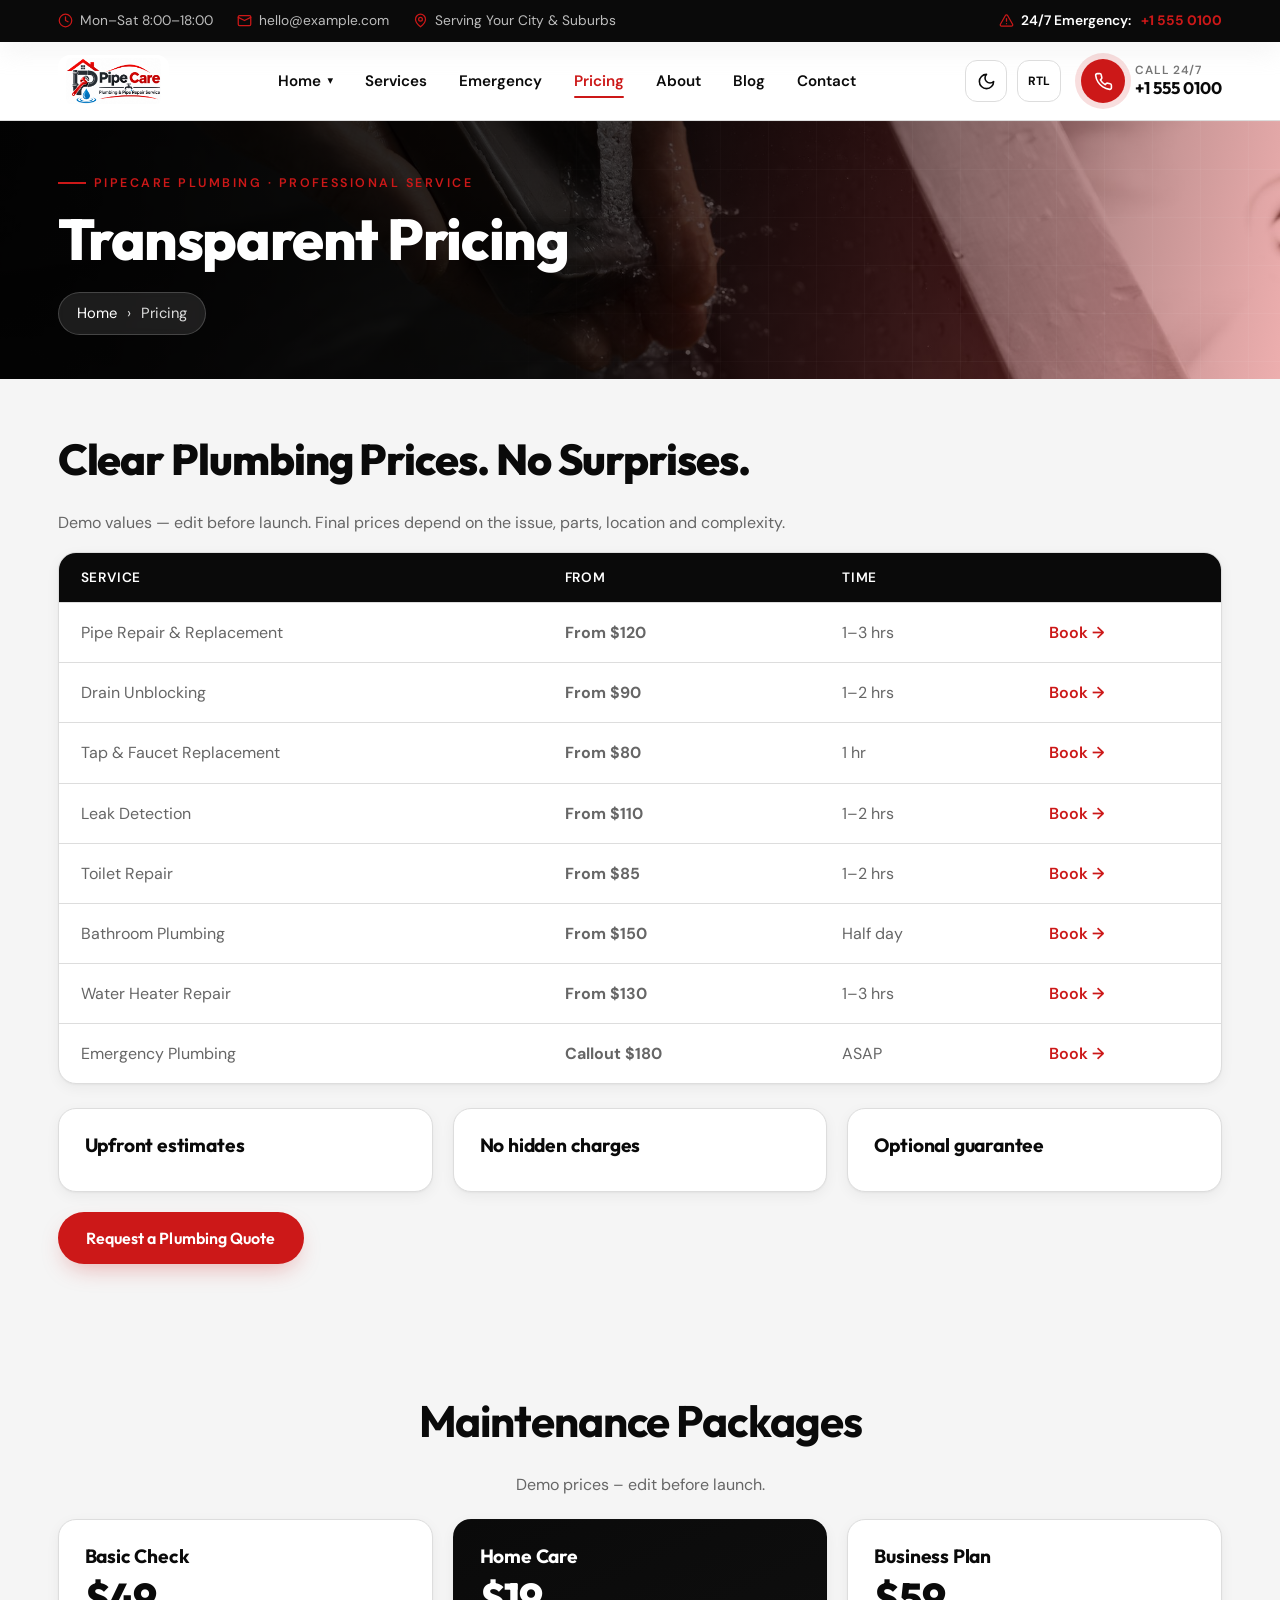
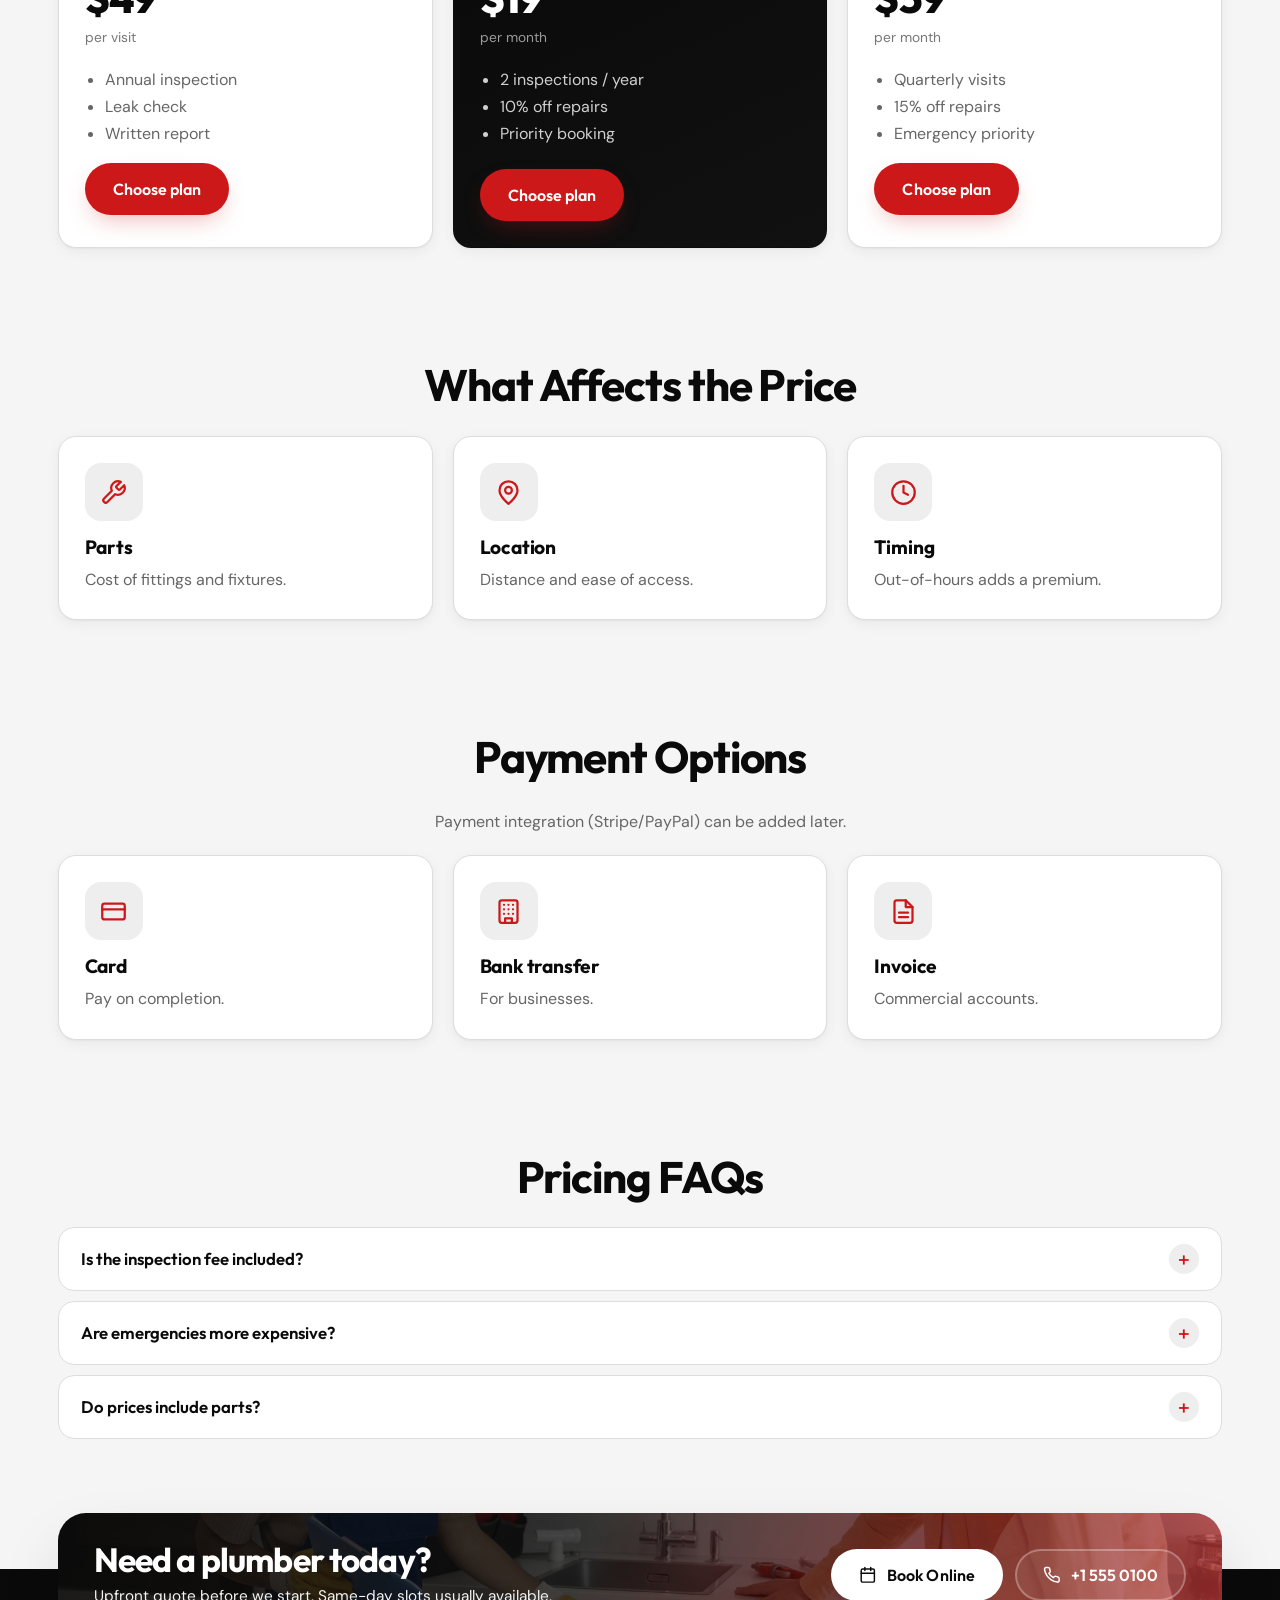
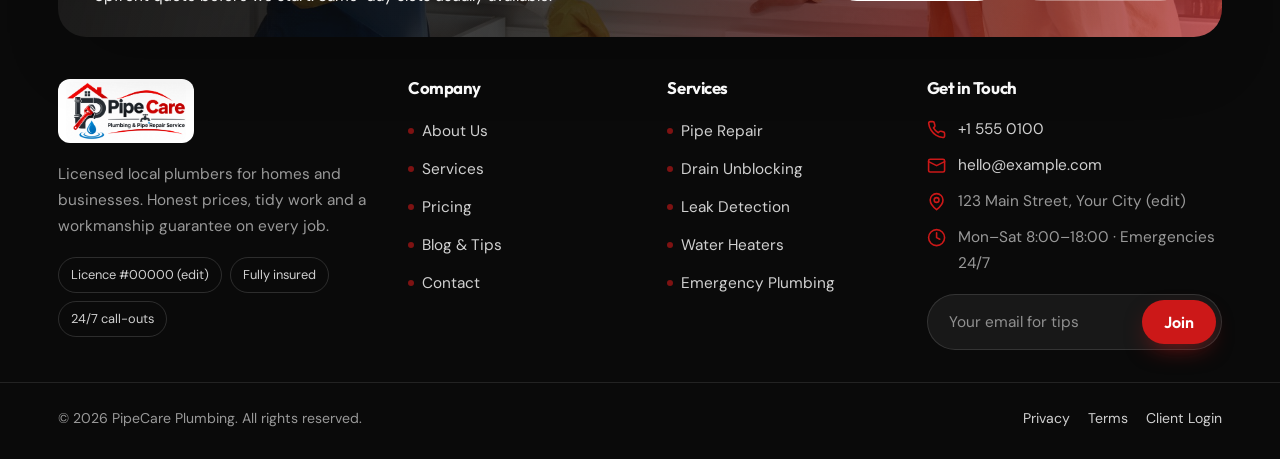
<file: pages/pricing.html>
<!DOCTYPE html>

<html dir="ltr" lang="en">
<head>
<meta charset="utf-8"/>
<link rel="icon" href="../favicon.ico" sizes="any">
<link rel="icon" type="image/png" sizes="32x32" href="../assets/favicon/favicon-32x32.png">
<link rel="icon" type="image/png" sizes="16x16" href="../assets/favicon/favicon-16x16.png">
<link rel="apple-touch-icon" sizes="180x180" href="../assets/favicon/apple-touch-icon.png">

<meta content="width=device-width, initial-scale=1, viewport-fit=cover" name="viewport"/>
<title>Plumbing Prices – PipeCare Plumbing</title>
<meta content="PipeCare Plumbing offers fast repairs, drain unblocking, leak detection and 24/7 emergency plumbing with upfront pricing and guaranteed workmanship." name="description"/>
<link href="https://example.com/pages/pricing.html" rel="canonical"/>
<meta content="Plumbing Prices – PipeCare Plumbing" property="og:title"/><meta content="website" property="og:type"/>
<link href="https://fonts.googleapis.com" rel="preconnect"/><link crossorigin="" href="https://fonts.gstatic.com" rel="preconnect"/>
<link href="https://fonts.googleapis.com/css2?family=DM+Sans:opsz,wght@9..40,400;9..40,500;9..40,600;9..40,700&amp;family=Outfit:wght@500;600;700;800&amp;display=swap" rel="stylesheet"/>
<link href="../assets/css/style.css" rel="stylesheet"/>
<link href="../assets/css/dark-mode.css" rel="stylesheet"/>
<link href="../assets/css/rtl.css" rel="stylesheet"/>
<script type="application/ld+json">{"@context":"https://schema.org","@type":"Plumber","name":"PipeCare Plumbing","telephone":"+1-555-0100","areaServed":"Your City"}</script>
</head>
<body>
<div class="topbar"><div class="wrap">
<span class="tb-hide"><svg aria-hidden="true" class="i" viewbox="0 0 24 24"><circle cx="12" cy="12" r="10"></circle><path d="M12 6v6l4 2"></path></svg>Mon–Sat 8:00–18:00</span>
<a class="tb-hide" href="mailto:hello@example.com"><svg aria-hidden="true" class="i" viewbox="0 0 24 24"><rect height="16" rx="2" width="20" x="2" y="4"></rect><path d="m22 7-10 5L2 7"></path></svg>hello@example.com</a>
<span class="tb-hide"><svg aria-hidden="true" class="i" viewbox="0 0 24 24"><path d="M20 10c0 6-8 12-8 12s-8-6-8-12a8 8 0 0 1 16 0Z"></path><circle cx="12" cy="10" r="3"></circle></svg>Serving Your City &amp; Suburbs</span>
<a class="tb-emg" href="tel:+15550100"><svg aria-hidden="true" class="i" viewbox="0 0 24 24"><path d="m21.73 18-8-14a2 2 0 0 0-3.48 0l-8 14A2 2 0 0 0 4 21h16a2 2 0 0 0 1.73-3Z"></path><path d="M12 9v4M12 17h.01"></path></svg>24/7 Emergency: <b>+1 555 0100</b></a>
</div></div>
<header class="site-header"><div class="wrap bar">
<a aria-label="PipeCare Plumbing home" class="logo" href="index.html"><img class="logo-img" src="../assets/images/logo.png" alt="PipeCare Plumbing &amp; Pipe Repair Service" width="700" height="337"/></a>
<nav aria-label="Main" id="nav"><ul>
<li class="home-menu"><button aria-expanded="false" aria-haspopup="true" class="home-trigger" type="button">Home <span class="nav-caret">▾</span></button><div class="home-dropdown"><a href="index.html">Home 1 · Classic<small>Light, trust-focused layout</small></a><a href="home-2.html">Home 2 · Modern<small>Dark, bold emergency layout</small></a></div></li>
<li><a href="services.html">Services</a></li>
<li><a href="emergency.html">Emergency</a></li>
<li><a href="pricing.html">Pricing</a></li>
<li><a href="about.html">About</a></li>
<li><a href="blog.html">Blog</a></li>
<li><a href="contact.html">Contact</a></li>
</ul></nav>
<div class="hdr-actions">
<button aria-label="Toggle dark mode" class="ic" id="theme" type="button"><svg aria-hidden="true" class="i" viewbox="0 0 24 24"><path d="M12 3a6 6 0 0 0 9 9 9 9 0 1 1-9-9Z"></path></svg></button>
<button aria-label="Toggle right-to-left layout" class="ic" id="rtl" type="button">RTL</button>
<a class="hdr-call hide-m" href="tel:+15550100"><span class="hdr-call-ic"><svg aria-hidden="true" class="i" viewbox="0 0 24 24"><path d="M22 16.92v3a2 2 0 0 1-2.18 2 19.79 19.79 0 0 1-8.63-3.07 19.5 19.5 0 0 1-6-6 19.79 19.79 0 0 1-3.07-8.67A2 2 0 0 1 4.11 2h3a2 2 0 0 1 2 1.72c.13.96.36 1.9.7 2.81a2 2 0 0 1-.45 2.11L8.09 9.91a16 16 0 0 0 6 6l1.27-1.27a2 2 0 0 1 2.11-.45c.91.34 1.85.57 2.81.7A2 2 0 0 1 22 16.92z"></path></svg></span><span><small>Call 24/7</small><b>+1 555 0100</b></span></a>
<button aria-controls="nav" aria-expanded="false" aria-label="Open menu" class="ic" id="burger" type="button"><svg aria-hidden="true" class="i" viewbox="0 0 24 24"><path d="M4 6h16M4 12h16M4 18h16"></path></svg></button>
</div>
</div></header>
<main id="main">
<section class="page on" id="p-pricing"><div class="page-banner"style="position:relative;isolation:isolate;overflow:hidden;min-height:240px;display:flex; background-image: url(../assets/images/pricing.jpg); background-size: cover;"><div class="page-banner-overlay"></div><div class="page-banner-inner"><p class="banner-kicker">PIPECARE PLUMBING · PROFESSIONAL SERVICE</p><h1>Transparent Pricing</h1><div class="banner-crumb"><a href="../index.html">Home</a><span>›</span><span>Pricing</span></div></div></div><div class="sec"><div class="wrap"><h1>Clear Plumbing Prices. No Surprises.</h1>
<p>Demo values — edit before launch. Final prices depend on the issue, parts, location and complexity.</p>
<div class="tw"><table><thead><tr><th>Service</th><th>From</th><th class="hm">Time</th><th></th></tr></thead><tbody id="priceRows"></tbody></table></div>
<div class="grid" style="margin-top:24px"><div class="card"><h3>Upfront estimates</h3></div><div class="card"><h3>No hidden charges</h3></div><div class="card"><h3>Optional guarantee</h3></div></div>
<div class="cta"><a class="btn b1" href="contact.html">Request a Plumbing Quote</a></div></div></div><div class="sec alt"><div class="wrap"><h2 class="ctr" style="text-align:center;">Maintenance Packages</h2><p style="text-align:center;max-width:620px;margin:0 auto 20px">Demo prices – edit before launch.</p><div class="grid"><div class="card"><h3>Basic Check</h3><p class="price">$49</p><small>per visit</small><ul style="padding-inline-start:20px"><li>Annual inspection</li><li>Leak check</li><li>Written report</li></ul><a class="btn b1" href="contact.html">Choose plan</a></div><div class="card feat"><h3>Home Care</h3><p class="price">$19</p><small>per month</small><ul style="padding-inline-start:20px"><li>2 inspections / year</li><li>10% off repairs</li><li>Priority booking</li></ul><a class="btn b1" href="contact.html">Choose plan</a></div><div class="card"><h3>Business Plan</h3><p class="price">$59</p><small>per month</small><ul style="padding-inline-start:20px"><li>Quarterly visits</li><li>15% off repairs</li><li>Emergency priority</li></ul><a class="btn b1" href="contact.html">Choose plan</a></div></div></div></div>
<div class="sec"><div class="wrap"><h2 class="ctr" style="text-align:center;">What Affects the Price</h2><div class="grid"><div class="card"><span aria-hidden="true" class="e"><svg aria-hidden="true" class="i" viewbox="0 0 24 24"><path d="M14.7 6.3a1 1 0 0 0 0 1.4l1.6 1.6a1 1 0 0 0 1.4 0l3.77-3.77a6 6 0 0 1-7.94 7.94l-6.91 6.91a2.12 2.12 0 0 1-3-3l6.91-6.91a6 6 0 0 1 7.94-7.94l-3.76 3.76z"></path></svg></span><h3>Parts</h3><p>Cost of fittings and fixtures.</p></div><div class="card"><span aria-hidden="true" class="e"><svg aria-hidden="true" class="i" viewbox="0 0 24 24"><path d="M20 10c0 6-8 12-8 12s-8-6-8-12a8 8 0 0 1 16 0Z"></path><circle cx="12" cy="10" r="3"></circle></svg></span><h3>Location</h3><p>Distance and ease of access.</p></div><div class="card"><span aria-hidden="true" class="e"><svg aria-hidden="true" class="i" viewbox="0 0 24 24"><circle cx="12" cy="12" r="10"></circle><path d="M12 6v6l4 2"></path></svg></span><h3>Timing</h3><p>Out-of-hours adds a premium.</p></div></div></div></div><div class="sec alt"><div class="wrap"><h2 class="ctr" style="text-align:center;">Payment Options</h2><p style="text-align:center;max-width:620px;margin:0 auto 20px">Payment integration (Stripe/PayPal) can be added later.</p><div class="grid"><div class="card"><span aria-hidden="true" class="e"><svg aria-hidden="true" class="i" viewbox="0 0 24 24"><rect height="14" rx="2" width="20" x="2" y="5"></rect><path d="M2 10h20"></path></svg></span><h3>Card</h3><p>Pay on completion.</p></div><div class="card"><span aria-hidden="true" class="e"><svg aria-hidden="true" class="i" viewbox="0 0 24 24"><rect height="20" rx="2" width="16" x="4" y="2"></rect><path d="M9 22v-4h6v4M8 6h.01M16 6h.01M12 6h.01M12 10h.01M12 14h.01M16 10h.01M16 14h.01M8 10h.01M8 14h.01"></path></svg></span><h3>Bank transfer</h3><p>For businesses.</p></div><div class="card"><span aria-hidden="true" class="e"><svg aria-hidden="true" class="i" viewbox="0 0 24 24"><path d="M14 2H6a2 2 0 0 0-2 2v16a2 2 0 0 0 2 2h12a2 2 0 0 0 2-2V8z"></path><path d="M14 2v6h6M16 13H8M16 17H8"></path></svg></span><h3>Invoice</h3><p>Commercial accounts.</p></div></div></div></div><div class="sec"><div class="wrap"><div class="faq-wide" style="max-width:760px;margin:auto"><h2 class="ctr" style="text-align:center;">Pricing FAQs</h2><details><summary>Is the inspection fee included?</summary><p>Edit this answer.</p></details><details><summary>Are emergencies more expensive?</summary><p>Out-of-hours work may cost more.</p></details><details><summary>Do prices include parts?</summary><p>Estimates state this clearly.</p></details></div></div></div>
</section>
</main>
<footer class="site-footer">
<div class="wrap ft-cta"><div class="ft-cta-box"><div><h2>Need a plumber today?</h2><p>Upfront quote before we start. Same-day slots usually available.</p></div><div class="cta"><a class="btn b4" href="contact.html"><svg aria-hidden="true" class="i" viewbox="0 0 24 24"><rect height="18" rx="2" width="18" x="3" y="4"></rect><path d="M16 2v4M8 2v4M3 10h18"></path></svg>Book Online</a><a class="btn bghost" href="tel:+15550100"><svg aria-hidden="true" class="i" viewbox="0 0 24 24"><path d="M22 16.92v3a2 2 0 0 1-2.18 2 19.79 19.79 0 0 1-8.63-3.07 19.5 19.5 0 0 1-6-6 19.79 19.79 0 0 1-3.07-8.67A2 2 0 0 1 4.11 2h3a2 2 0 0 1 2 1.72c.13.96.36 1.9.7 2.81a2 2 0 0 1-.45 2.11L8.09 9.91a16 16 0 0 0 6 6l1.27-1.27a2 2 0 0 1 2.11-.45c.91.34 1.85.57 2.81.7A2 2 0 0 1 22 16.92z"></path></svg>+1 555 0100</a></div></div></div>
<div class="wrap ft-grid">
<div class="ft-brand"><a class="logo" href="../index.html"><img class="logo-img" src="../assets/images/logo.png" alt="PipeCare Plumbing &amp; Pipe Repair Service" width="700" height="337"/></a>
<p>Licensed local plumbers for homes and businesses. Honest prices, tidy work and a workmanship guarantee on every job.</p>
<div class="ft-badges"><span>Licence #00000 (edit)</span><span>Fully insured</span><span>24/7 call-outs</span></div></div>
<div><h4>Company</h4><ul><li><a href="about.html">About Us</a></li><li><a href="services.html">Services</a></li><li><a href="pricing.html">Pricing</a></li><li><a href="blog.html">Blog &amp; Tips</a></li><li><a href="contact.html">Contact</a></li></ul></div>
<div><h4>Services</h4><ul><li><a href="service-details.html">Pipe Repair</a></li><li><a href="services.html">Drain Unblocking</a></li><li><a href="services.html">Leak Detection</a></li><li><a href="services.html">Water Heaters</a></li><li><a href="emergency.html">Emergency Plumbing</a></li></ul></div>
<div><h4>Get in Touch</h4><ul class="ft-contact"><li><svg aria-hidden="true" class="i" viewbox="0 0 24 24"><path d="M22 16.92v3a2 2 0 0 1-2.18 2 19.79 19.79 0 0 1-8.63-3.07 19.5 19.5 0 0 1-6-6 19.79 19.79 0 0 1-3.07-8.67A2 2 0 0 1 4.11 2h3a2 2 0 0 1 2 1.72c.13.96.36 1.9.7 2.81a2 2 0 0 1-.45 2.11L8.09 9.91a16 16 0 0 0 6 6l1.27-1.27a2 2 0 0 1 2.11-.45c.91.34 1.85.57 2.81.7A2 2 0 0 1 22 16.92z"></path></svg><a href="tel:+15550100">+1 555 0100</a></li><li><svg aria-hidden="true" class="i" viewbox="0 0 24 24"><rect height="16" rx="2" width="20" x="2" y="4"></rect><path d="m22 7-10 5L2 7"></path></svg><a href="mailto:hello@example.com">hello@example.com</a></li><li><svg aria-hidden="true" class="i" viewbox="0 0 24 24"><path d="M20 10c0 6-8 12-8 12s-8-6-8-12a8 8 0 0 1 16 0Z"></path><circle cx="12" cy="10" r="3"></circle></svg><span>123 Main Street, Your City (edit)</span></li><li><svg aria-hidden="true" class="i" viewbox="0 0 24 24"><circle cx="12" cy="12" r="10"></circle><path d="M12 6v6l4 2"></path></svg><span>Mon–Sat 8:00–18:00 · Emergencies 24/7</span></li></ul>
<form class="ft-news" onsubmit="event.preventDefault();this.querySelector('button').textContent='Subscribed!'"><label class="sr-only" for="ft-email">Email for plumbing tips</label><input id="ft-email" placeholder="Your email for tips" required="" type="email"/><button class="btn b2" type="submit">Join</button></form></div>
</div>
<div class="wrap ft-bottom"><span>© 2026 PipeCare Plumbing. All rights reserved.</span><nav aria-label="Legal"><a href="contact.html">Privacy</a><a href="contact.html">Terms</a><a href="login.html">Client Login</a></nav></div>
</footer>
<script src="../assets/js/theme.js"></script>
<script src="../assets/js/rtl.js"></script>
<script src="../assets/js/main.js"></script>
</body>
</html>
</file>
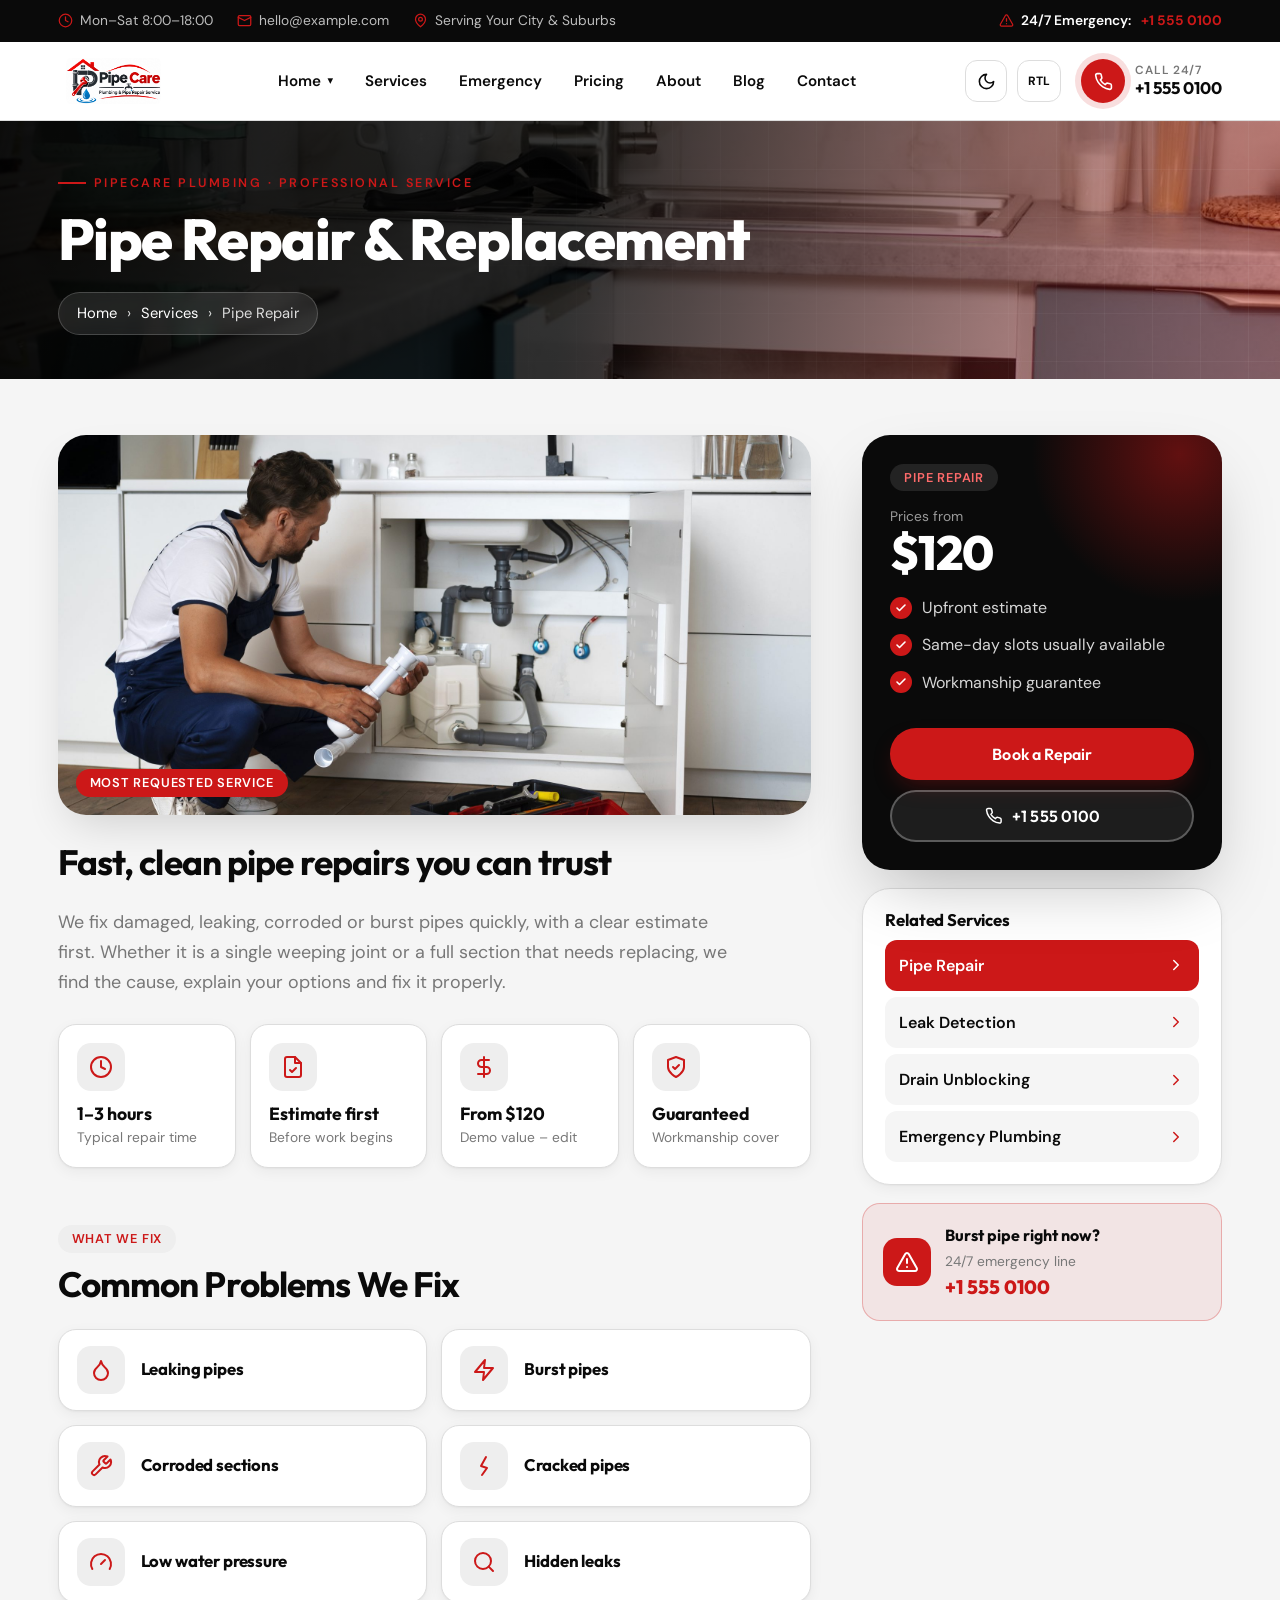
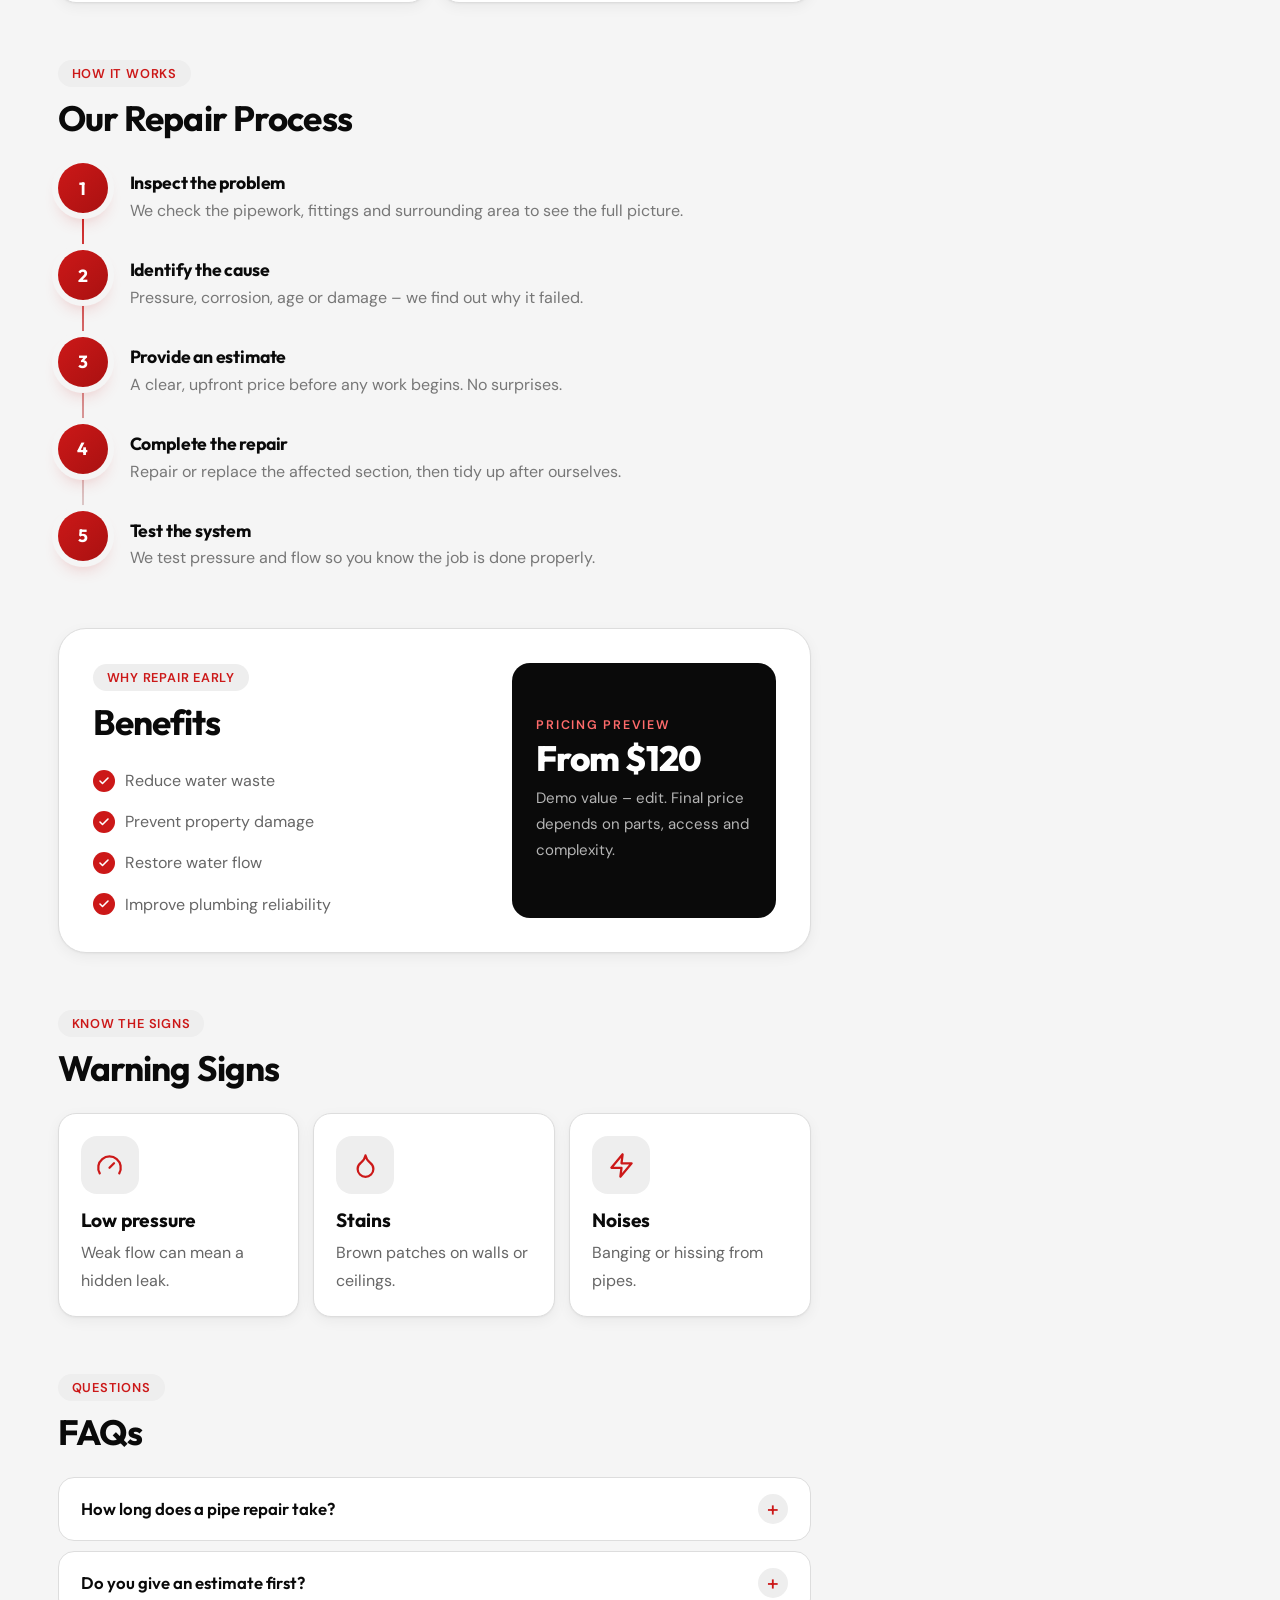
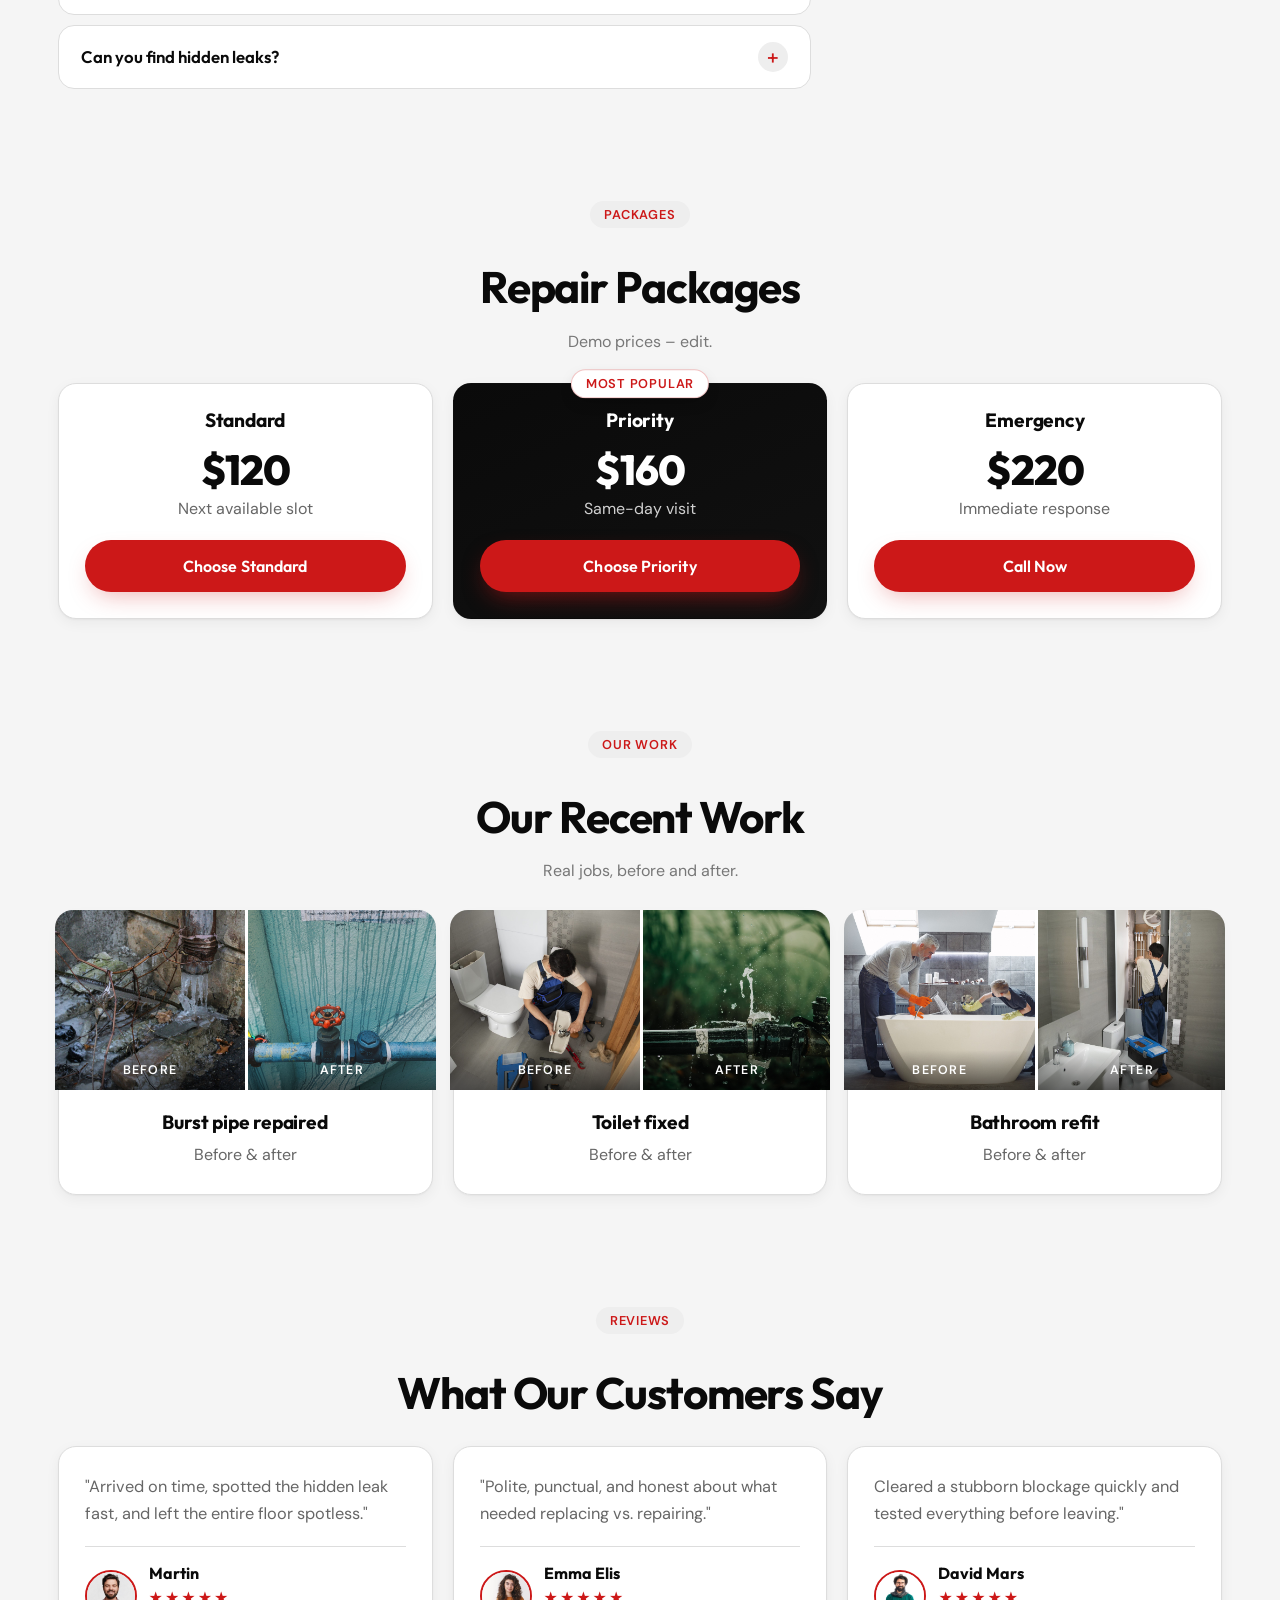
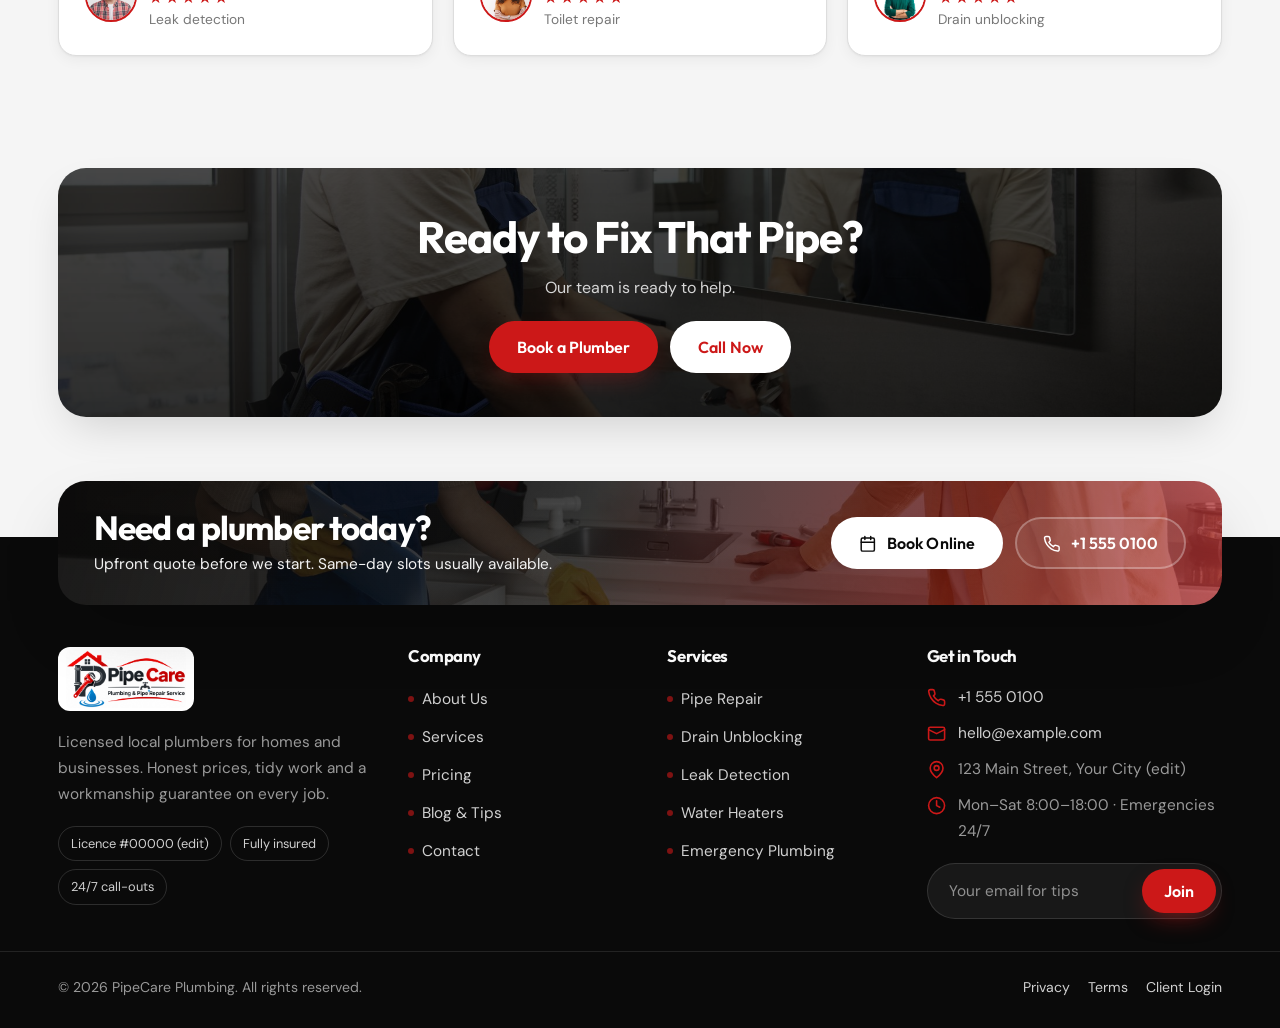
<file: pages/service-details.html>
<!DOCTYPE html>

<html dir="ltr" lang="en">
<head>
<meta charset="utf-8"/>
<link rel="icon" href="../favicon.ico" sizes="any">
<link rel="icon" type="image/png" sizes="32x32" href="../assets/favicon/favicon-32x32.png">
<link rel="icon" type="image/png" sizes="16x16" href="../assets/favicon/favicon-16x16.png">
<link rel="apple-touch-icon" sizes="180x180" href="../assets/favicon/apple-touch-icon.png">

<meta content="width=device-width, initial-scale=1, viewport-fit=cover" name="viewport"/>
<title>Pipe Repair Service – PipeCare Plumbing</title>
<meta content="PipeCare Plumbing offers fast repairs, drain unblocking, leak detection and 24/7 emergency plumbing with upfront pricing and guaranteed workmanship." name="description"/>
<link href="https://example.com/pages/service-details.html" rel="canonical"/>
<meta content="Pipe Repair Service – PipeCare Plumbing" property="og:title"/><meta content="website" property="og:type"/>
<link href="https://fonts.googleapis.com" rel="preconnect"/><link crossorigin="" href="https://fonts.gstatic.com" rel="preconnect"/>
<link href="https://fonts.googleapis.com/css2?family=DM+Sans:opsz,wght@9..40,400;9..40,500;9..40,600;9..40,700&amp;family=Outfit:wght@500;600;700;800&amp;display=swap" rel="stylesheet"/>
<link href="../assets/css/style.css" rel="stylesheet"/>
<link href="../assets/css/dark-mode.css" rel="stylesheet"/>
<link href="../assets/css/rtl.css" rel="stylesheet"/>
<script type="application/ld+json">{"@context":"https://schema.org","@type":"Plumber","name":"PipeCare Plumbing","telephone":"+1-555-0100","areaServed":"Your City"}</script>
</head>
<body>
<div class="topbar"><div class="wrap">
<span class="tb-hide"><svg aria-hidden="true" class="i" viewbox="0 0 24 24"><circle cx="12" cy="12" r="10"></circle><path d="M12 6v6l4 2"></path></svg>Mon–Sat 8:00–18:00</span>
<a class="tb-hide" href="mailto:hello@example.com"><svg aria-hidden="true" class="i" viewbox="0 0 24 24"><rect height="16" rx="2" width="20" x="2" y="4"></rect><path d="m22 7-10 5L2 7"></path></svg>hello@example.com</a>
<span class="tb-hide"><svg aria-hidden="true" class="i" viewbox="0 0 24 24"><path d="M20 10c0 6-8 12-8 12s-8-6-8-12a8 8 0 0 1 16 0Z"></path><circle cx="12" cy="10" r="3"></circle></svg>Serving Your City &amp; Suburbs</span>
<a class="tb-emg" href="tel:+15550100"><svg aria-hidden="true" class="i" viewbox="0 0 24 24"><path d="m21.73 18-8-14a2 2 0 0 0-3.48 0l-8 14A2 2 0 0 0 4 21h16a2 2 0 0 0 1.73-3Z"></path><path d="M12 9v4M12 17h.01"></path></svg>24/7 Emergency: <b>+1 555 0100</b></a>
</div></div>
<header class="site-header"><div class="wrap bar">
<a aria-label="PipeCare Plumbing home" class="logo" href="index.html"><img class="logo-img" src="../assets/images/logo.png" alt="PipeCare Plumbing &amp; Pipe Repair Service" width="700" height="337"/></a>
<nav aria-label="Main" id="nav"><ul>
<li class="home-menu"><button aria-expanded="false" aria-haspopup="true" class="home-trigger" type="button">Home <span class="nav-caret">▾</span></button><div class="home-dropdown"><a href="index.html">Home 1 · Classic<small>Light, trust-focused layout</small></a><a href="home-2.html">Home 2 · Modern<small>Dark, bold emergency layout</small></a></div></li>
<li><a href="services.html">Services</a></li>
<li><a href="emergency.html">Emergency</a></li>
<li><a href="pricing.html">Pricing</a></li>
<li><a href="about.html">About</a></li>
<li><a href="blog.html">Blog</a></li>
<li><a href="contact.html">Contact</a></li>
</ul></nav>
<div class="hdr-actions">
<button aria-label="Toggle dark mode" class="ic" id="theme" type="button"><svg aria-hidden="true" class="i" viewbox="0 0 24 24"><path d="M12 3a6 6 0 0 0 9 9 9 9 0 1 1-9-9Z"></path></svg></button>
<button aria-label="Toggle right-to-left layout" class="ic" id="rtl" type="button">RTL</button>
<a class="hdr-call hide-m" href="tel:+15550100"><span class="hdr-call-ic"><svg aria-hidden="true" class="i" viewbox="0 0 24 24"><path d="M22 16.92v3a2 2 0 0 1-2.18 2 19.79 19.79 0 0 1-8.63-3.07 19.5 19.5 0 0 1-6-6 19.79 19.79 0 0 1-3.07-8.67A2 2 0 0 1 4.11 2h3a2 2 0 0 1 2 1.72c.13.96.36 1.9.7 2.81a2 2 0 0 1-.45 2.11L8.09 9.91a16 16 0 0 0 6 6l1.27-1.27a2 2 0 0 1 2.11-.45c.91.34 1.85.57 2.81.7A2 2 0 0 1 22 16.92z"></path></svg></span><span><small>Call 24/7</small><b>+1 555 0100</b></span></a>
<button aria-controls="nav" aria-expanded="false" aria-label="Open menu" class="ic" id="burger" type="button"><svg aria-hidden="true" class="i" viewbox="0 0 24 24"><path d="M4 6h16M4 12h16M4 18h16"></path></svg></button>
</div>
</div></header>
<main id="main">
<section class="page on" id="p-service-details"><div class="page-banner"style="position:relative;isolation:isolate;overflow:hidden;min-height:240px;display:flex; background-image: url(../assets/images/about.jpg); background-size: cover;"><div class="page-banner-overlay"></div><div class="page-banner-inner"><p class="banner-kicker">PIPECARE PLUMBING · PROFESSIONAL SERVICE</p><h1>Pipe Repair &amp; Replacement</h1><div class="banner-crumb"><a href="index.html">Home</a><span>›</span><a href="services.html">Services</a><span>›</span><span>Pipe Repair</span></div></div></div>

<div class="sec sd"><div class="wrap"><div class="sd-layout">
<div class="sd-main">

<div class="sd-intro">
<figure class="sd-photo"><img alt="Plumber repairing a pipe (replace with your photo)" height="560" loading="lazy" src="../assets/images/Emergency Plumbing.jpg" width="1200"/><figcaption><span class="badge">Most requested service</span></figcaption></figure>
<h2>Fast, clean pipe repairs you can trust</h2>
<p class="lead">We fix damaged, leaking, corroded or burst pipes quickly, with a clear estimate first. Whether it is a single weeping joint or a full section that needs replacing, we find the cause, explain your options and fix it properly.</p>
<ul class="sd-facts">
<li><span class="sd-ic"><svg aria-hidden="true" class="i" viewbox="0 0 24 24"><circle cx="12" cy="12" r="10"></circle><path d="M12 6v6l4 2"></path></svg></span><div><b>1–3 hours</b><small>Typical repair time</small></div></li>
<li><span class="sd-ic"><svg aria-hidden="true" class="i" viewbox="0 0 24 24"><path d="M14 2H6a2 2 0 0 0-2 2v16a2 2 0 0 0 2 2h12a2 2 0 0 0 2-2V8z"></path><path d="M14 2v6h6"></path><path d="m9 15 2 2 4-4"></path></svg></span><div><b>Estimate first</b><small>Before work begins</small></div></li>
<li><span class="sd-ic"><svg aria-hidden="true" class="i" viewbox="0 0 24 24"><path d="M12 2v20M17 5H9.5a3.5 3.5 0 0 0 0 7h5a3.5 3.5 0 0 1 0 7H6"></path></svg></span><div><b>From $120</b><small>Demo value – edit</small></div></li>
<li><span class="sd-ic"><svg aria-hidden="true" class="i" viewbox="0 0 24 24"><path d="M12 22s8-4 8-10V5l-8-3-8 3v7c0 6 8 10 8 10z"></path><path d="m9 12 2 2 4-4"></path></svg></span><div><b>Guaranteed</b><small>Workmanship cover</small></div></li>
</ul>
</div>

<div class="sd-block">
<span class="eyebrow">What we fix</span>
<h2>Common Problems We Fix</h2>
<div class="sd-problems">
<div class="sd-prob"><span class="sd-ic"><svg aria-hidden="true" class="i" viewbox="0 0 24 24"><path d="M12 22a7 7 0 0 0 7-7c0-2-1-3.9-3-5.5s-3.5-4-4-6.5c-.5 2.5-2 4.9-4 6.5C6 11.1 5 13 5 15a7 7 0 0 0 7 7z"></path></svg></span><h3>Leaking pipes</h3></div>
<div class="sd-prob"><span class="sd-ic"><svg aria-hidden="true" class="i" viewbox="0 0 24 24"><path d="M13 2 3 14h9l-1 8 10-12h-9l1-8z"></path></svg></span><h3>Burst pipes</h3></div>
<div class="sd-prob"><span class="sd-ic"><svg aria-hidden="true" class="i" viewbox="0 0 24 24"><path d="M14.7 6.3a1 1 0 0 0 0 1.4l1.6 1.6a1 1 0 0 0 1.4 0l3.77-3.77a6 6 0 0 1-7.94 7.94l-6.91 6.91a2.12 2.12 0 0 1-3-3l6.91-6.91a6 6 0 0 1 7.94-7.94l-3.76 3.76z"></path></svg></span><h3>Corroded sections</h3></div>
<div class="sd-prob"><span class="sd-ic"><svg aria-hidden="true" class="i" viewbox="0 0 24 24"><path d="M14 3 9 12l6 2-5 7"></path></svg></span><h3>Cracked pipes</h3></div>
<div class="sd-prob"><span class="sd-ic"><svg aria-hidden="true" class="i" viewbox="0 0 24 24"><path d="m12 14 4-4"></path><path d="M3.34 19a10 10 0 1 1 17.32 0"></path></svg></span><h3>Low water pressure</h3></div>
<div class="sd-prob"><span class="sd-ic"><svg aria-hidden="true" class="i" viewbox="0 0 24 24"><circle cx="11" cy="11" r="8"></circle><path d="m21 21-4.35-4.35"></path></svg></span><h3>Hidden leaks</h3></div>
</div>
</div>

<div class="sd-block">
<span class="eyebrow">How it works</span>
<h2>Our Repair Process</h2>
<ol class="sd-steps">
<li><b>1</b><div><h3>Inspect the problem</h3><p>We check the pipework, fittings and surrounding area to see the full picture.</p></div></li>
<li><b>2</b><div><h3>Identify the cause</h3><p>Pressure, corrosion, age or damage – we find out why it failed.</p></div></li>
<li><b>3</b><div><h3>Provide an estimate</h3><p>A clear, upfront price before any work begins. No surprises.</p></div></li>
<li><b>4</b><div><h3>Complete the repair</h3><p>Repair or replace the affected section, then tidy up after ourselves.</p></div></li>
<li><b>5</b><div><h3>Test the system</h3><p>We test pressure and flow so you know the job is done properly.</p></div></li>
</ol>
</div>

<div class="sd-block sd-benefits">
<div>
<span class="eyebrow">Why repair early</span>
<h2>Benefits</h2>
<ul class="trust"><li>Reduce water waste</li><li>Prevent property damage</li><li>Restore water flow</li><li>Improve plumbing reliability</li></ul>
</div>
<div class="sd-price">
<small>Pricing preview</small>
<p class="price">From $120</p>
<p>Demo value – edit. Final price depends on parts, access and complexity.</p>
</div>
</div>

<div class="sd-block">
<span class="eyebrow">Know the signs</span>
<h2>Warning Signs</h2>
<div class="grid sd-grid3"><div class="card"><span aria-hidden="true" class="e"><svg aria-hidden="true" class="i" viewbox="0 0 24 24"><path d="m12 14 4-4"></path><path d="M3.34 19a10 10 0 1 1 17.32 0"></path></svg></span><h3>Low pressure</h3><p>Weak flow can mean a hidden leak.</p></div><div class="card"><span aria-hidden="true" class="e"><svg aria-hidden="true" class="i" viewbox="0 0 24 24"><path d="M12 22a7 7 0 0 0 7-7c0-2-1-3.9-3-5.5s-3.5-4-4-6.5c-.5 2.5-2 4.9-4 6.5C6 11.1 5 13 5 15a7 7 0 0 0 7 7z"></path></svg></span><h3>Stains</h3><p>Brown patches on walls or ceilings.</p></div><div class="card"><span aria-hidden="true" class="e"><svg aria-hidden="true" class="i" viewbox="0 0 24 24"><path d="M13 2 3 14h9l-1 8 10-12h-9l1-8z"></path></svg></span><h3>Noises</h3><p>Banging or hissing from pipes.</p></div></div>
</div>

<div class="sd-block">
<span class="eyebrow">Questions</span>
<h2>FAQs</h2>
<details><summary>How long does a pipe repair take?</summary><p>Most repairs take 1–3 hours.</p></details><details><summary>Do you give an estimate first?</summary><p>Yes, always before work begins.</p></details><details><summary>Can you find hidden leaks?</summary><p>Yes, see <a href="services.html">Leak Detection</a>.</p></details>
</div>

</div>

<aside aria-label="Book this service" class="sd-side">
<div class="sd-book">
<span class="badge">Pipe Repair</span>
<p class="sd-from"><small>Prices from</small><b>$120</b></p>
<ul class="trust"><li>Upfront estimate</li><li>Same-day slots usually available</li><li>Workmanship guarantee</li></ul>
<a class="btn b1" href="contact.html">Book a Repair</a>
<a class="btn bghost" href="tel:+15550100"><svg aria-hidden="true" class="i" viewbox="0 0 24 24"><path d="M22 16.92v3a2 2 0 0 1-2.18 2 19.79 19.79 0 0 1-8.63-3.07 19.5 19.5 0 0 1-6-6 19.79 19.79 0 0 1-3.07-8.67A2 2 0 0 1 4.11 2h3a2 2 0 0 1 2 1.72c.13.96.36 1.9.7 2.81a2 2 0 0 1-.45 2.11L8.09 9.91a16 16 0 0 0 6 6l1.27-1.27a2 2 0 0 1 2.11-.45c.91.34 1.85.57 2.81.7A2 2 0 0 1 22 16.92z"></path></svg>+1 555 0100</a>
</div>
<div class="sd-links">
<h3>Related Services</h3>
<a aria-current="page" class="on" href="service-details.html">Pipe Repair<svg aria-hidden="true" class="i" viewbox="0 0 24 24"><path d="m9 18 6-6-6-6"></path></svg></a>
<a href="services.html">Leak Detection<svg aria-hidden="true" class="i" viewbox="0 0 24 24"><path d="m9 18 6-6-6-6"></path></svg></a>
<a href="services.html">Drain Unblocking<svg aria-hidden="true" class="i" viewbox="0 0 24 24"><path d="m9 18 6-6-6-6"></path></svg></a>
<a href="emergency.html">Emergency Plumbing<svg aria-hidden="true" class="i" viewbox="0 0 24 24"><path d="m9 18 6-6-6-6"></path></svg></a>
</div>
<div class="sd-emg">
<span class="sd-ic"><svg aria-hidden="true" class="i" viewbox="0 0 24 24"><path d="m21.73 18-8-14a2 2 0 0 0-3.48 0l-8 14A2 2 0 0 0 4 21h16a2 2 0 0 0 1.73-3Z"></path><path d="M12 9v4M12 17h.01"></path></svg></span>
<div><b>Burst pipe right now?</b><small>24/7 emergency line</small><a href="tel:+15550100">+1 555 0100</a></div>
</div>
</aside>
</div></div></div>

<div class="sec alt"><div class="wrap"><div class="sec-head center"><span class="eyebrow">Packages</span><h2>Repair Packages</h2><p>Demo prices – edit.</p></div><div class="grid sd-grid3"><div class="card"><h3>Standard</h3><p class="price">$120</p><p>Next available slot</p><a class="btn b1" href="contact.html">Choose Standard</a></div><div class="card feat"><span class="badge">Most popular</span><h3>Priority</h3><p class="price">$160</p><p>Same-day visit</p><a class="btn b2" href="contact.html">Choose Priority</a></div><div class="card"><h3>Emergency</h3><p class="price">$220</p><p>Immediate response</p><a class="btn b1" href="tel:+15550100">Call Now</a></div></div></div></div>

<div class="sec"><div class="wrap"><div class="sec-head center"><span class="eyebrow">Our work</span><h2>Our Recent Work</h2><p>Real jobs, before and after.</p></div><div class="grid sd-grid3"><div class="card" style="text-align:center"><div class="ba-ph"><figure><img src="../assets/images/before1.jpg" alt="Burst pipe repaired – before" loading="lazy"/><figcaption>Before</figcaption></figure><figure><img src="../assets/images/after1.jpg" alt="Burst pipe repaired – after" loading="lazy"/><figcaption>After</figcaption></figure></div><h3>Burst pipe repaired</h3><p>Before &amp; after</p></div><div class="card" style="text-align:center"><div class="ba-ph"><figure><img src="../assets/images/Toilet Repair.jpg" alt="Toilet fixed – before" loading="lazy"/><figcaption>Before</figcaption></figure><figure><img src="../assets/images/image6.jpg" alt="Toilet fixed – after" loading="lazy"/><figcaption>After</figcaption></figure></div><h3>Toilet fixed</h3><p>Before &amp; after</p></div><div class="card" style="text-align:center"><div class="ba-ph"><figure><img src="../assets/images/full bathroom.jpg" alt="Bathroom refit – before" loading="lazy"/><figcaption>Before</figcaption></figure><figure><img src="../assets/images/Bathroom Plumbing.jpg" alt="Bathroom refit – after" loading="lazy"/><figcaption>After</figcaption></figure></div><h3>Bathroom refit</h3><p>Before &amp; after</p></div></div></div></div>

<div class="sec alt"><div class="wrap"><div class="sec-head center"><span class="eyebrow">Reviews</span><h2>What Our Customers Say</h2></div><div class="grid sd-grid3"><figure class="card" style="margin:0"><blockquote style="margin:0 0 12px">"Arrived on time, spotted the hidden leak fast, and left the entire floor spotless."</blockquote><figcaption class="who-row"><img class="review-avatar" src="../assets/images/men1.jpg" alt="Customer D" width="96" height="96" loading="lazy" onerror="this.remove()"><div><b>Martin</b> <span aria-label="5 out of 5 stars" class="stars">★★★★★</span><br/><small>Leak detection</small></div></figcaption></figure><figure class="card" style="margin:0"><blockquote style="margin:0 0 12px">"Polite, punctual, and honest about what needed replacing vs. repairing."</blockquote><figcaption class="who-row"><img class="review-avatar" src="../assets/images/women1.jpg" alt="Customer E" width="96" height="96" loading="lazy" onerror="this.remove()"><div><b>Emma Elis</b> <span aria-label="5 out of 5 stars" class="stars">★★★★★</span><br/><small>Toilet repair</small></div></figcaption></figure><figure class="card" style="margin:0"><blockquote style="margin:0 0 12px">Cleared a stubborn blockage quickly and tested everything before leaving."</blockquote><figcaption class="who-row"><img class="review-avatar" src="../assets/images/men2.jpg" alt="Customer F" width="96" height="96" loading="lazy" onerror="this.remove()"><div><b>David Mars</b> <span aria-label="5 out of 5 stars" class="stars">★★★★★</span><br/><small>Drain unblocking</small></div></figcaption></figure></div></div></div>

<div class="sec"><div class="wrap"><div class="ctr cta-photo"><h2>Ready to Fix That Pipe?</h2><p>Our team is ready to help.</p><div class="cta" style="justify-content:center"><a class="btn b1" href="contact.html">Book a Plumber</a><a class="btn b2" href="tel:+15550100">Call Now</a></div></div></div></div>
</section>
</main>
<footer class="site-footer">
<div class="wrap ft-cta"><div class="ft-cta-box"><div><h2>Need a plumber today?</h2><p>Upfront quote before we start. Same-day slots usually available.</p></div><div class="cta"><a class="btn b4" href="contact.html"><svg aria-hidden="true" class="i" viewbox="0 0 24 24"><rect height="18" rx="2" width="18" x="3" y="4"></rect><path d="M16 2v4M8 2v4M3 10h18"></path></svg>Book Online</a><a class="btn bghost" href="tel:+15550100"><svg aria-hidden="true" class="i" viewbox="0 0 24 24"><path d="M22 16.92v3a2 2 0 0 1-2.18 2 19.79 19.79 0 0 1-8.63-3.07 19.5 19.5 0 0 1-6-6 19.79 19.79 0 0 1-3.07-8.67A2 2 0 0 1 4.11 2h3a2 2 0 0 1 2 1.72c.13.96.36 1.9.7 2.81a2 2 0 0 1-.45 2.11L8.09 9.91a16 16 0 0 0 6 6l1.27-1.27a2 2 0 0 1 2.11-.45c.91.34 1.85.57 2.81.7A2 2 0 0 1 22 16.92z"></path></svg>+1 555 0100</a></div></div></div>
<div class="wrap ft-grid">
<div class="ft-brand"><a class="logo" href="../index.html"><img class="logo-img" src="../assets/images/logo.png" alt="PipeCare Plumbing &amp; Pipe Repair Service" width="700" height="337"/></a>
<p>Licensed local plumbers for homes and businesses. Honest prices, tidy work and a workmanship guarantee on every job.</p>
<div class="ft-badges"><span>Licence #00000 (edit)</span><span>Fully insured</span><span>24/7 call-outs</span></div></div>
<div><h4>Company</h4><ul><li><a href="about.html">About Us</a></li><li><a href="services.html">Services</a></li><li><a href="pricing.html">Pricing</a></li><li><a href="blog.html">Blog &amp; Tips</a></li><li><a href="contact.html">Contact</a></li></ul></div>
<div><h4>Services</h4><ul><li><a href="service-details.html">Pipe Repair</a></li><li><a href="services.html">Drain Unblocking</a></li><li><a href="services.html">Leak Detection</a></li><li><a href="services.html">Water Heaters</a></li><li><a href="emergency.html">Emergency Plumbing</a></li></ul></div>
<div><h4>Get in Touch</h4><ul class="ft-contact"><li><svg aria-hidden="true" class="i" viewbox="0 0 24 24"><path d="M22 16.92v3a2 2 0 0 1-2.18 2 19.79 19.79 0 0 1-8.63-3.07 19.5 19.5 0 0 1-6-6 19.79 19.79 0 0 1-3.07-8.67A2 2 0 0 1 4.11 2h3a2 2 0 0 1 2 1.72c.13.96.36 1.9.7 2.81a2 2 0 0 1-.45 2.11L8.09 9.91a16 16 0 0 0 6 6l1.27-1.27a2 2 0 0 1 2.11-.45c.91.34 1.85.57 2.81.7A2 2 0 0 1 22 16.92z"></path></svg><a href="tel:+15550100">+1 555 0100</a></li><li><svg aria-hidden="true" class="i" viewbox="0 0 24 24"><rect height="16" rx="2" width="20" x="2" y="4"></rect><path d="m22 7-10 5L2 7"></path></svg><a href="mailto:hello@example.com">hello@example.com</a></li><li><svg aria-hidden="true" class="i" viewbox="0 0 24 24"><path d="M20 10c0 6-8 12-8 12s-8-6-8-12a8 8 0 0 1 16 0Z"></path><circle cx="12" cy="10" r="3"></circle></svg><span>123 Main Street, Your City (edit)</span></li><li><svg aria-hidden="true" class="i" viewbox="0 0 24 24"><circle cx="12" cy="12" r="10"></circle><path d="M12 6v6l4 2"></path></svg><span>Mon–Sat 8:00–18:00 · Emergencies 24/7</span></li></ul>
<form class="ft-news" onsubmit="event.preventDefault();this.querySelector('button').textContent='Subscribed!'"><label class="sr-only" for="ft-email">Email for plumbing tips</label><input id="ft-email" placeholder="Your email for tips" required="" type="email"/><button class="btn b2" type="submit">Join</button></form></div>
</div>
<div class="wrap ft-bottom"><span>© 2026 PipeCare Plumbing. All rights reserved.</span><nav aria-label="Legal"><a href="contact.html">Privacy</a><a href="contact.html">Terms</a><a href="login.html">Client Login</a></nav></div>
</footer>
<script src="../assets/js/theme.js"></script>
<script src="../assets/js/rtl.js"></script>
<script src="../assets/js/main.js"></script>
</body>
</html>
</file>
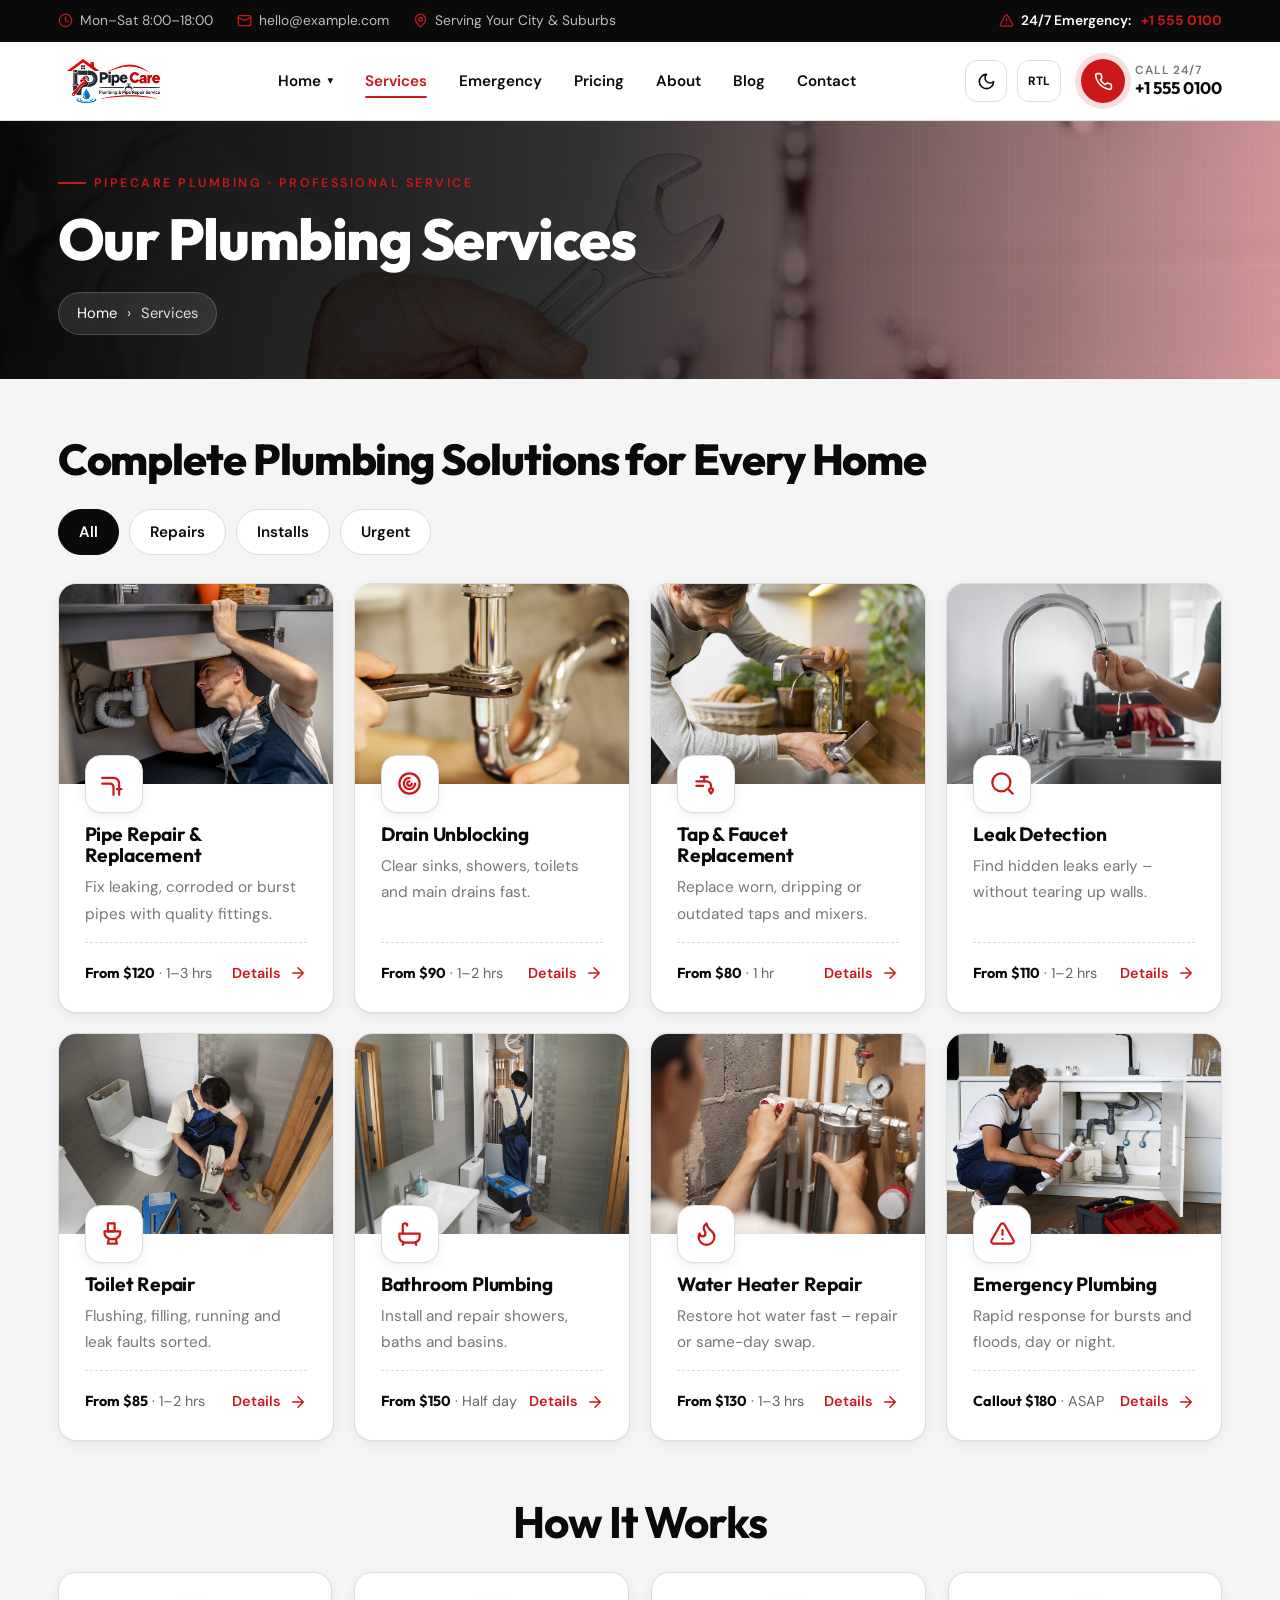
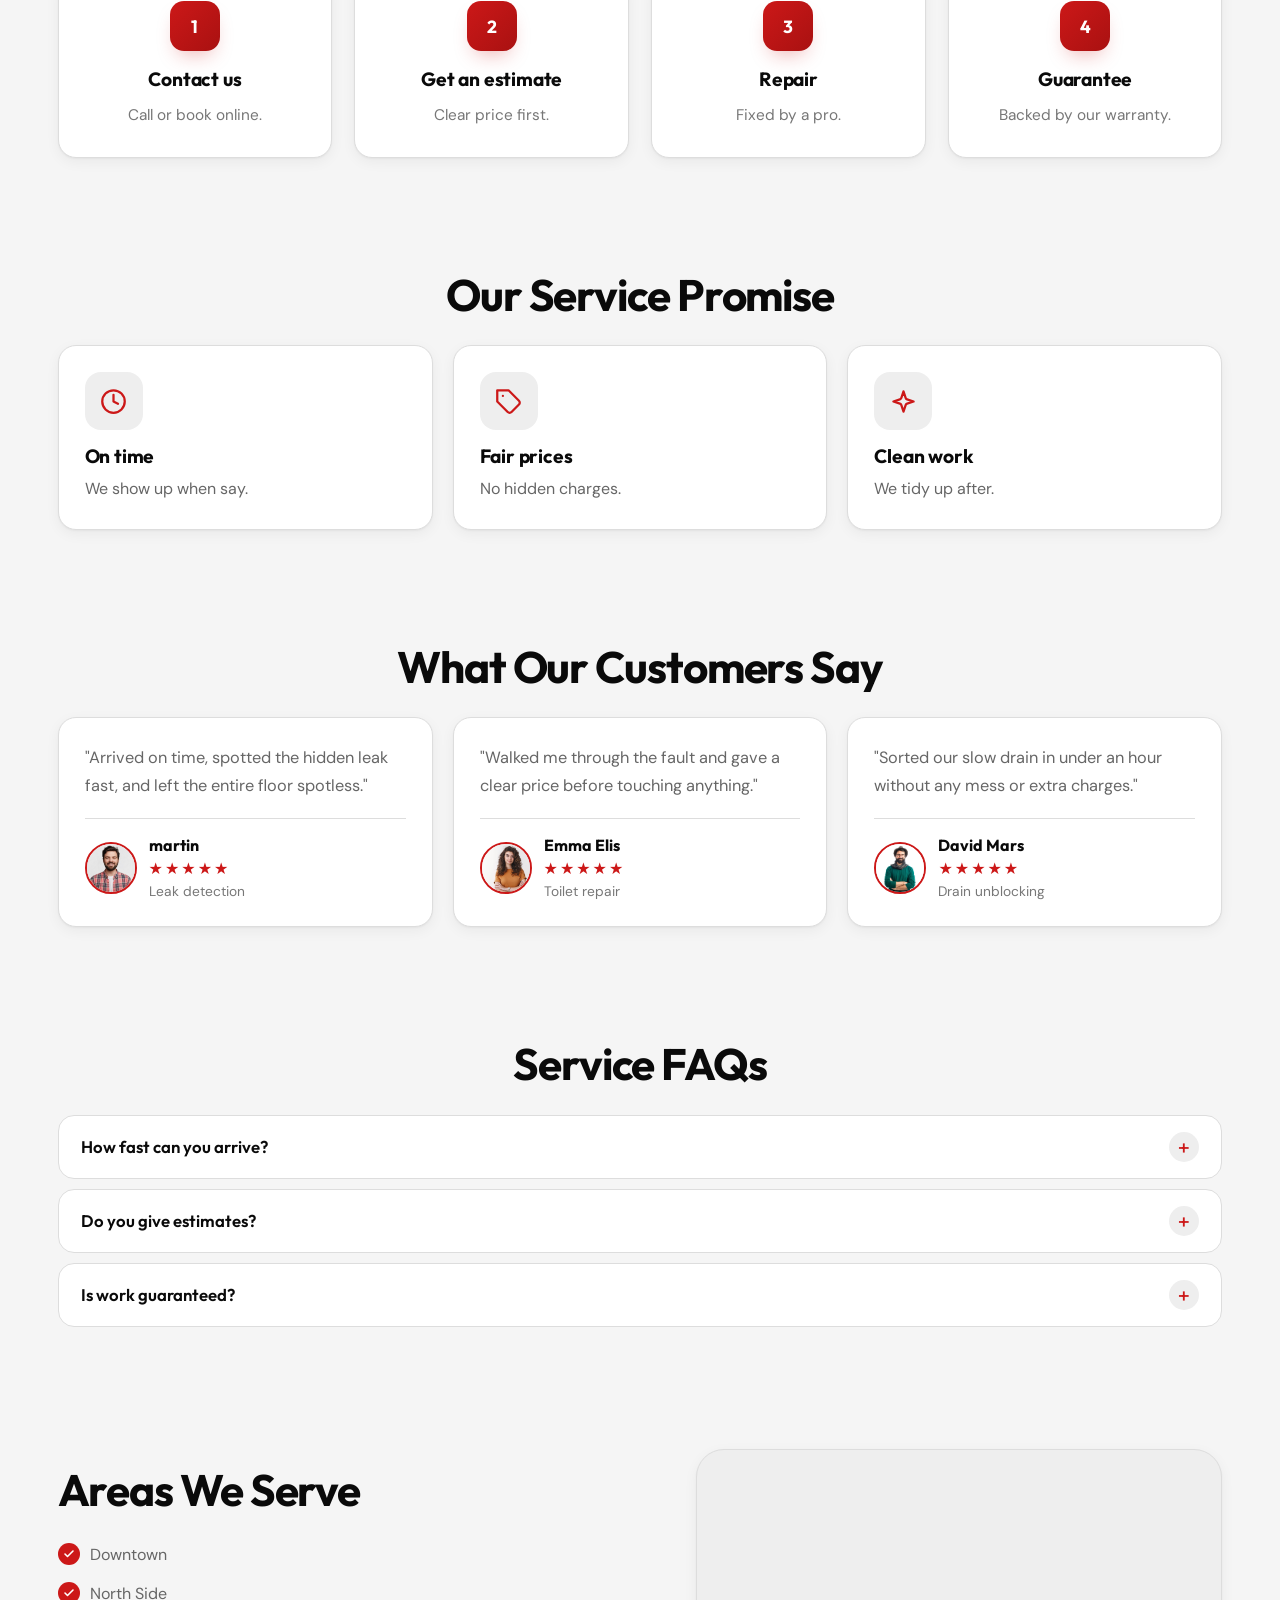
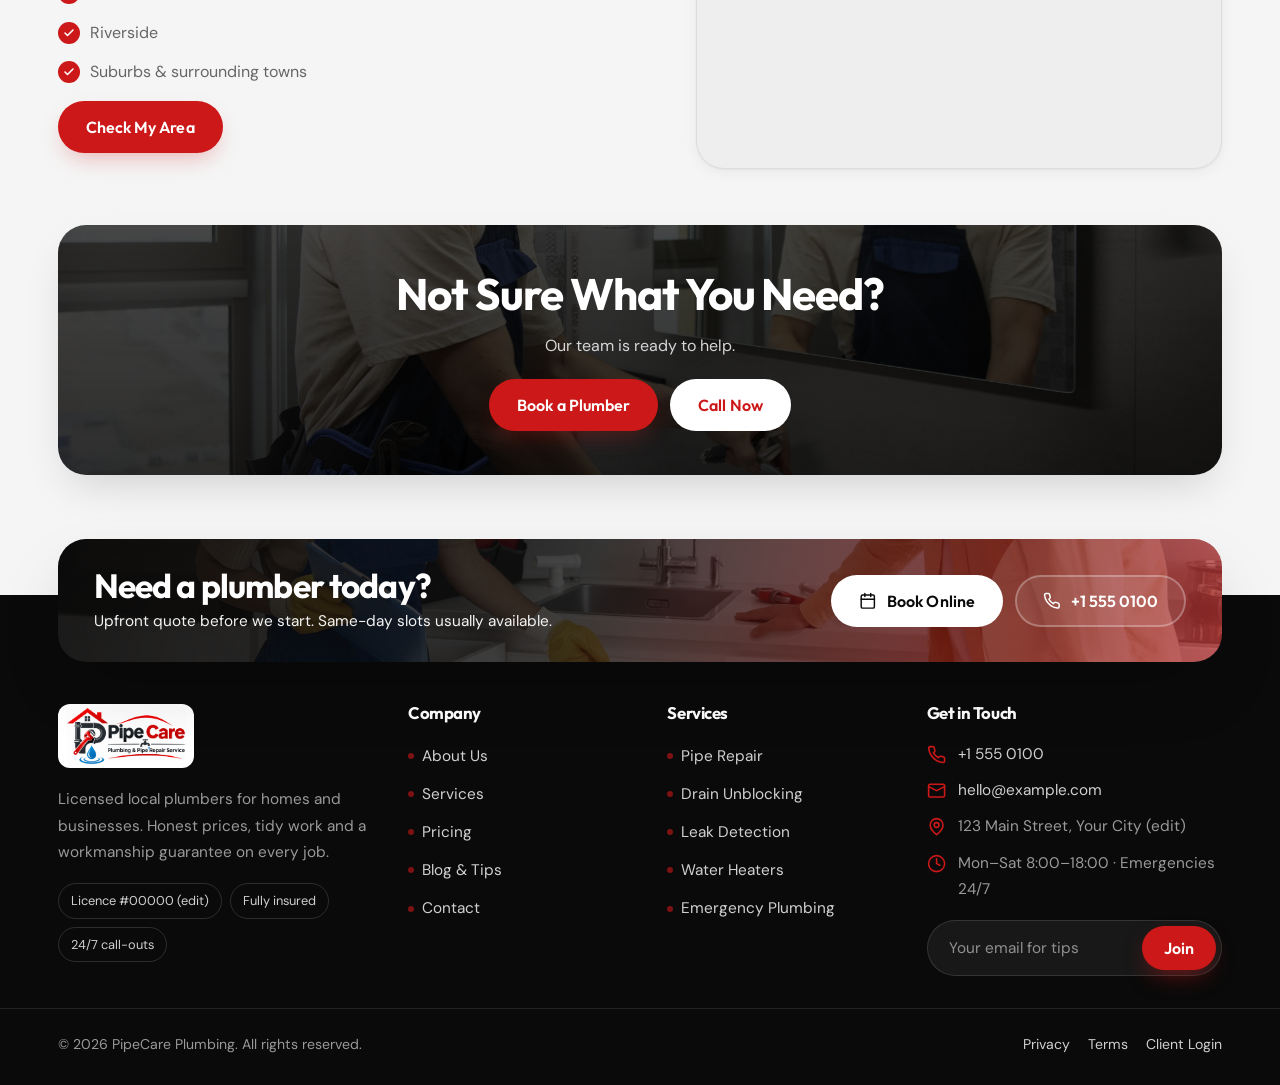
<file: pages/services.html>
<!DOCTYPE html>

<html dir="ltr" lang="en">
<head>
<meta charset="utf-8"/>
<link rel="icon" href="../favicon.ico" sizes="any">
<link rel="icon" type="image/png" sizes="32x32" href="../assets/favicon/favicon-32x32.png">
<link rel="icon" type="image/png" sizes="16x16" href="../assets/favicon/favicon-16x16.png">
<link rel="apple-touch-icon" sizes="180x180" href="../assets/favicon/apple-touch-icon.png">

<meta content="width=device-width, initial-scale=1, viewport-fit=cover" name="viewport"/>
<title>Plumbing Services – PipeCare Plumbing</title>
<meta content="PipeCare Plumbing offers fast repairs, drain unblocking, leak detection and 24/7 emergency plumbing with upfront pricing and guaranteed workmanship." name="description"/>
<link href="https://example.com/pages/services.html" rel="canonical"/>
<meta content="Plumbing Services – PipeCare Plumbing" property="og:title"/><meta content="website" property="og:type"/>
<link href="https://fonts.googleapis.com" rel="preconnect"/><link crossorigin="" href="https://fonts.gstatic.com" rel="preconnect"/>
<link href="https://fonts.googleapis.com/css2?family=DM+Sans:opsz,wght@9..40,400;9..40,500;9..40,600;9..40,700&amp;family=Outfit:wght@500;600;700;800&amp;display=swap" rel="stylesheet"/>
<link href="../assets/css/style.css" rel="stylesheet"/>
<link href="../assets/css/dark-mode.css" rel="stylesheet"/>
<link href="../assets/css/rtl.css" rel="stylesheet"/>
<script type="application/ld+json">{"@context":"https://schema.org","@type":"Plumber","name":"PipeCare Plumbing","telephone":"+1-555-0100","areaServed":"Your City"}</script>
</head>
<body>
<div class="topbar"><div class="wrap">
<span class="tb-hide"><svg aria-hidden="true" class="i" viewbox="0 0 24 24"><circle cx="12" cy="12" r="10"></circle><path d="M12 6v6l4 2"></path></svg>Mon–Sat 8:00–18:00</span>
<a class="tb-hide" href="mailto:hello@example.com"><svg aria-hidden="true" class="i" viewbox="0 0 24 24"><rect height="16" rx="2" width="20" x="2" y="4"></rect><path d="m22 7-10 5L2 7"></path></svg>hello@example.com</a>
<span class="tb-hide"><svg aria-hidden="true" class="i" viewbox="0 0 24 24"><path d="M20 10c0 6-8 12-8 12s-8-6-8-12a8 8 0 0 1 16 0Z"></path><circle cx="12" cy="10" r="3"></circle></svg>Serving Your City &amp; Suburbs</span>
<a class="tb-emg" href="tel:+15550100"><svg aria-hidden="true" class="i" viewbox="0 0 24 24"><path d="m21.73 18-8-14a2 2 0 0 0-3.48 0l-8 14A2 2 0 0 0 4 21h16a2 2 0 0 0 1.73-3Z"></path><path d="M12 9v4M12 17h.01"></path></svg>24/7 Emergency: <b>+1 555 0100</b></a>
</div></div>
<header class="site-header"><div class="wrap bar">
<a aria-label="PipeCare Plumbing home" class="logo" href="index.html"><img class="logo-img" src="../assets/images/logo.png" alt="PipeCare Plumbing &amp; Pipe Repair Service" width="700" height="337"/></a>
<nav aria-label="Main" id="nav"><ul>
<li class="home-menu"><button aria-expanded="false" aria-haspopup="true" class="home-trigger" type="button">Home <span class="nav-caret">▾</span></button><div class="home-dropdown"><a href="index.html">Home 1 · Classic<small>Light, trust-focused layout</small></a><a href="home-2.html">Home 2 · Modern<small>Dark, bold emergency layout</small></a></div></li>
<li><a href="services.html">Services</a></li>
<li><a href="emergency.html">Emergency</a></li>
<li><a href="pricing.html">Pricing</a></li>
<li><a href="about.html">About</a></li>
<li><a href="blog.html">Blog</a></li>
<li><a href="contact.html">Contact</a></li>
</ul></nav>
<div class="hdr-actions">
<button aria-label="Toggle dark mode" class="ic" id="theme" type="button"><svg aria-hidden="true" class="i" viewbox="0 0 24 24"><path d="M12 3a6 6 0 0 0 9 9 9 9 0 1 1-9-9Z"></path></svg></button>
<button aria-label="Toggle right-to-left layout" class="ic" id="rtl" type="button">RTL</button>
<a class="hdr-call hide-m" href="tel:+15550100"><span class="hdr-call-ic"><svg aria-hidden="true" class="i" viewbox="0 0 24 24"><path d="M22 16.92v3a2 2 0 0 1-2.18 2 19.79 19.79 0 0 1-8.63-3.07 19.5 19.5 0 0 1-6-6 19.79 19.79 0 0 1-3.07-8.67A2 2 0 0 1 4.11 2h3a2 2 0 0 1 2 1.72c.13.96.36 1.9.7 2.81a2 2 0 0 1-.45 2.11L8.09 9.91a16 16 0 0 0 6 6l1.27-1.27a2 2 0 0 1 2.11-.45c.91.34 1.85.57 2.81.7A2 2 0 0 1 22 16.92z"></path></svg></span><span><small>Call 24/7</small><b>+1 555 0100</b></span></a>
<button aria-controls="nav" aria-expanded="false" aria-label="Open menu" class="ic" id="burger" type="button"><svg aria-hidden="true" class="i" viewbox="0 0 24 24"><path d="M4 6h16M4 12h16M4 18h16"></path></svg></button>
</div>
</div></header>
<main id="main">
<section class="page on" id="p-services"><div class="page-banner" style="position:relative;isolation:isolate;overflow:hidden;min-height:240px;display:flex; background-image: url(../assets/images/services.jpg); background-size: cover;"><div class="page-banner-overlay"></div><div class="page-banner-inner"><p class="banner-kicker">PIPECARE PLUMBING · PROFESSIONAL SERVICE</p><h1>Our Plumbing Services</h1><div class="banner-crumb"><a href="../index.html">Home</a><span>›</span><span>Services</span></div></div></div><div class="sec"><div class="wrap"><h1>Complete Plumbing Solutions for Every Home</h1>
<div class="pf" id="flt" style="justify-content:flex-start"><button aria-pressed="true" data-f="all">All</button><button aria-pressed="false" data-f="repair">Repairs</button><button aria-pressed="false" data-f="install">Installs</button><button aria-pressed="false" data-f="urgent">Urgent</button></div>
<div class="grid" id="svcList"></div></div></div><div class="sec"><div class="wrap"><h2 class="ctr" style="text-align:center;">How It Works</h2><div class="steps"><div><b>1</b><h3>Contact us</h3><p>Call or book online.</p></div><div><b>2</b><h3>Get an estimate</h3><p>Clear price first.</p></div><div><b>3</b><h3>Repair</h3><p>Fixed by a pro.</p></div><div><b>4</b><h3>Guarantee</h3><p>Backed by our warranty.</p></div></div></div></div><div class="sec alt"><div class="wrap"><h2 class="ctr" style="text-align:center;">Our Service Promise</h2><div class="grid"><div class="card"><span aria-hidden="true" class="e"><svg aria-hidden="true" class="i" viewbox="0 0 24 24"><circle cx="12" cy="12" r="10"></circle><path d="M12 6v6l4 2"></path></svg></span><h3>On time</h3><p>We show up when say.</p></div><div class="card"><span aria-hidden="true" class="e"><svg aria-hidden="true" class="i" viewbox="0 0 24 24"><path d="M12 2H2v10l9.29 9.29a2.41 2.41 0 0 0 3.42 0l6.58-6.58a2.41 2.41 0 0 0 0-3.42L12 2Z"></path><path d="M7 7h.01"></path></svg></span><h3>Fair prices</h3><p>No hidden charges.</p></div><div class="card"><span aria-hidden="true" class="e"><svg aria-hidden="true" class="i" viewbox="0 0 24 24"><path d="m12 3-1.9 5.8a2 2 0 0 1-1.3 1.3L3 12l5.8 1.9a2 2 0 0 1 1.3 1.3L12 21l1.9-5.8a2 2 0 0 1 1.3-1.3L21 12l-5.8-1.9a2 2 0 0 1-1.3-1.3Z"></path></svg></span><h3>Clean work</h3><p>We tidy up after.</p></div></div></div></div>
<div class="sec"><div class="wrap"><h2 class="ctr" style="text-align:center;">What Our Customers Say</h2><div class="grid"><figure class="card" style="margin:0"><blockquote style="margin:0 0 12px">"Arrived on time, spotted the hidden leak fast, and left the entire floor spotless."</blockquote><figcaption class="who-row"><img class="review-avatar" src="../assets/images/men1.jpg" alt="Customer D" width="96" height="96" loading="lazy" onerror="this.remove()"><div><b>martin</b> <span aria-label="5 out of 5 stars" class="stars">★★★★★</span><br/><small>Leak detection</small></div></figcaption></figure>
<figure class="card" style="margin:0"><blockquote style="margin:0 0 12px">"Walked me through the fault and gave a clear price before touching anything."</blockquote><figcaption class="who-row"><img class="review-avatar" src="../assets/images/women1.jpg" alt="Customer E" width="96" height="96" loading="lazy" onerror="this.remove()"><div><b>Emma Elis</b> <span aria-label="5 out of 5 stars" class="stars">★★★★★</span><br/><small>Toilet repair</small></div></figcaption></figure>
<figure class="card" style="margin:0"><blockquote style="margin:0 0 12px">"Sorted our slow drain in under an hour without any mess or extra charges."</blockquote><figcaption class="who-row"><img class="review-avatar" src="../assets/images/men2.jpg" alt="Customer F" width="96" height="96" loading="lazy" onerror="this.remove()"><div><b>David Mars</b> <span aria-label="5 out of 5 stars" class="stars">★★★★★</span><br/><small>Drain unblocking</small></div></figcaption></figure></div></div></div><div class="sec alt"><div class="wrap"><div class="faq-wide" style="max-width:760px;margin:auto"><h2 class="ctr" style="text-align:center;">Service FAQs</h2><details><summary>How fast can you arrive?</summary><p>Often the same day; emergencies are prioritised.</p></details><details><summary>Do you give estimates?</summary><p>Yes, before any work begins.</p></details><details><summary>Is work guaranteed?</summary><p>Yes, repairs carry a workmanship guarantee.</p></details></div></div></div><div class="sec"><div class="wrap"><div class="hero" style="padding:0"><div><h2>Areas We Serve</h2><ul class="trust" style="flex-direction:column"><li>Downtown</li><li>North Side</li><li>Riverside</li><li>Suburbs &amp; surrounding towns</li></ul><a class="btn b1" href="contact.html">Check My Area</a></div><div class="map-embed"><iframe title="PipeCare service area map" src="https://maps.google.com/maps?q=New+York,+NY&amp;z=11&amp;output=embed" loading="lazy" referrerpolicy="no-referrer-when-downgrade" allowfullscreen></iframe></div></div></div></div><div class="sec"><div class="wrap"><div class="ctr cta-photo"><h2>Not Sure What You Need?</h2><p>Our team is ready to help.</p><div class="cta" style="justify-content:center"><a class="btn b1" href="contact.html">Book a Plumber</a><a class="btn b2" href="tel:+15550100">Call Now</a></div></div></div></div>
</section>
</main>
<footer class="site-footer">
<div class="wrap ft-cta"><div class="ft-cta-box"><div><h2>Need a plumber today?</h2><p>Upfront quote before we start. Same-day slots usually available.</p></div><div class="cta"><a class="btn b4" href="contact.html"><svg aria-hidden="true" class="i" viewbox="0 0 24 24"><rect height="18" rx="2" width="18" x="3" y="4"></rect><path d="M16 2v4M8 2v4M3 10h18"></path></svg>Book Online</a><a class="btn bghost" href="tel:+15550100"><svg aria-hidden="true" class="i" viewbox="0 0 24 24"><path d="M22 16.92v3a2 2 0 0 1-2.18 2 19.79 19.79 0 0 1-8.63-3.07 19.5 19.5 0 0 1-6-6 19.79 19.79 0 0 1-3.07-8.67A2 2 0 0 1 4.11 2h3a2 2 0 0 1 2 1.72c.13.96.36 1.9.7 2.81a2 2 0 0 1-.45 2.11L8.09 9.91a16 16 0 0 0 6 6l1.27-1.27a2 2 0 0 1 2.11-.45c.91.34 1.85.57 2.81.7A2 2 0 0 1 22 16.92z"></path></svg>+1 555 0100</a></div></div></div>
<div class="wrap ft-grid">
<div class="ft-brand"><a class="logo" href="../index.html"><img class="logo-img" src="../assets/images/logo.png" alt="PipeCare Plumbing &amp; Pipe Repair Service" width="700" height="337"/></a>
<p>Licensed local plumbers for homes and businesses. Honest prices, tidy work and a workmanship guarantee on every job.</p>
<div class="ft-badges"><span>Licence #00000 (edit)</span><span>Fully insured</span><span>24/7 call-outs</span></div></div>
<div><h4>Company</h4><ul><li><a href="about.html">About Us</a></li><li><a href="services.html">Services</a></li><li><a href="pricing.html">Pricing</a></li><li><a href="blog.html">Blog &amp; Tips</a></li><li><a href="contact.html">Contact</a></li></ul></div>
<div><h4>Services</h4><ul><li><a href="service-details.html">Pipe Repair</a></li><li><a href="services.html">Drain Unblocking</a></li><li><a href="services.html">Leak Detection</a></li><li><a href="services.html">Water Heaters</a></li><li><a href="emergency.html">Emergency Plumbing</a></li></ul></div>
<div><h4>Get in Touch</h4><ul class="ft-contact"><li><svg aria-hidden="true" class="i" viewbox="0 0 24 24"><path d="M22 16.92v3a2 2 0 0 1-2.18 2 19.79 19.79 0 0 1-8.63-3.07 19.5 19.5 0 0 1-6-6 19.79 19.79 0 0 1-3.07-8.67A2 2 0 0 1 4.11 2h3a2 2 0 0 1 2 1.72c.13.96.36 1.9.7 2.81a2 2 0 0 1-.45 2.11L8.09 9.91a16 16 0 0 0 6 6l1.27-1.27a2 2 0 0 1 2.11-.45c.91.34 1.85.57 2.81.7A2 2 0 0 1 22 16.92z"></path></svg><a href="tel:+15550100">+1 555 0100</a></li><li><svg aria-hidden="true" class="i" viewbox="0 0 24 24"><rect height="16" rx="2" width="20" x="2" y="4"></rect><path d="m22 7-10 5L2 7"></path></svg><a href="mailto:hello@example.com">hello@example.com</a></li><li><svg aria-hidden="true" class="i" viewbox="0 0 24 24"><path d="M20 10c0 6-8 12-8 12s-8-6-8-12a8 8 0 0 1 16 0Z"></path><circle cx="12" cy="10" r="3"></circle></svg><span>123 Main Street, Your City (edit)</span></li><li><svg aria-hidden="true" class="i" viewbox="0 0 24 24"><circle cx="12" cy="12" r="10"></circle><path d="M12 6v6l4 2"></path></svg><span>Mon–Sat 8:00–18:00 · Emergencies 24/7</span></li></ul>
<form class="ft-news" onsubmit="event.preventDefault();this.querySelector('button').textContent='Subscribed!'"><label class="sr-only" for="ft-email">Email for plumbing tips</label><input id="ft-email" placeholder="Your email for tips" required="" type="email"/><button class="btn b2" type="submit">Join</button></form></div>
</div>
<div class="wrap ft-bottom"><span>© 2026 PipeCare Plumbing. All rights reserved.</span><nav aria-label="Legal"><a href="contact.html">Privacy</a><a href="contact.html">Terms</a><a href="login.html">Client Login</a></nav></div>
</footer>
<script src="../assets/js/theme.js"></script>
<script src="../assets/js/rtl.js"></script>
<script src="../assets/js/main.js"></script>
</body>
</html>
</file>
<file: assets/css/style.css>
/* ==========================================================================
   PipeCare Plumbing – v3 design system
   Fonts: Outfit (headings) + DM Sans (body)
   All colours live in :root – dark theme overrides are in dark-mode.css
   ========================================================================== */
:root{
  --gut:clamp(22px,4.5vw,88px);
  --ink:#0a0a0a;--ink-2:#111111;--brand:#cc1818;--brand-600:#a91111;--water:#cc1818;
  --accent:#cc1818;--accent-600:#a91111;--ok:#cc1818;--emg:#cc1818;
  --bg:#f5f5f5;--surface:#ffffff;--soft:#eeeeee;--soft-2:#f5f5f5;
  --text:#666666;--muted:#777777;--line:#dddddd;--head:#0a0a0a;
  --grad:linear-gradient(135deg,#cc1818 0%,#a91111 100%);
  --grad-warm:linear-gradient(135deg,#cc1818 0%,#cc1818 100%);
  --r-sm:12px;--r:18px;--r-lg:28px;
  --sh-sm:0 1px 2px rgba(0,0,0,.04),0 4px 14px rgba(0,0,0,.05);
  --sh:0 18px 44px -12px rgba(0,0,0,.16);
  --sh-lg:0 30px 70px -20px rgba(0,0,0,.28);
  --fh:"Outfit","DM Sans",system-ui,sans-serif;--fb:"DM Sans",system-ui,-apple-system,"Segoe UI",sans-serif;
  /* legacy aliases used by older markup */
  --navy:var(--ink);--#CC1818:var(--brand);--aqua:var(--water);--card:var(--surface);--tint:var(--soft);--g:var(--grad);
}
*,*::before,*::after{box-sizing:border-box}
html{overflow-x:clip;scroll-behavior:smooth;scroll-padding-top:110px;-webkit-text-size-adjust:100%}
body{margin:0;background:var(--bg);color:var(--text);font:16px/1.7 var(--fb);-webkit-font-smoothing:antialiased;overflow-x:clip}
h1,h2,h3,h4{font-family:var(--fh);color:var(--head);line-height:1.12;margin:0 0 .6em;letter-spacing:-.025em;font-weight:700}
h1{font-size:clamp(2.4rem,5.4vw,4.2rem);font-weight:800}
h2{font-size:clamp(1.85rem,3.6vw,2.75rem)}
h3{font-size:1.2rem;letter-spacing:-.01em}
p{margin:0 0 1em}
a{color:var(--brand);text-decoration-thickness:1px;text-underline-offset:3px}
img,svg{max-width:100%}
img{display:block}
small{font-size:.86rem;color:var(--muted)}
.wrap{width:100%;max-width:calc(1760px + 2*var(--gut));margin:0 auto;padding-inline:var(--gut)}
:focus-visible{outline:3px solid var(--water);outline-offset:3px;border-radius:6px}
.sr-only{position:absolute;width:1px;height:1px;overflow:hidden;clip:rect(0 0 0 0);white-space:nowrap}
@media (prefers-reduced-motion:reduce){*,*::before,*::after{animation:none!important;transition:none!important;scroll-behavior:auto!important}}
.i{width:1.25em;height:1.25em;flex:none;fill:none;stroke:currentColor;stroke-width:2;stroke-linecap:round;stroke-linejoin:round;vertical-align:-.2em}
.i.fill{fill:currentColor;stroke:none}

/* ---------- Buttons ---------- */
.btn{display:inline-flex;align-items:center;justify-content:center;gap:10px;min-height:52px;padding:12px 26px;border-radius:999px;border:2px solid transparent;font:600 1rem/1 var(--fh);letter-spacing:.005em;text-decoration:none;cursor:pointer;white-space:nowrap;transition:transform .2s,box-shadow .2s,background .2s,color .2s,border-color .2s}
.btn:hover{transform:translateY(-2px)}
.btn .i{width:1.1em;height:1.1em}
.b1{background:var(--brand);color:#fff;box-shadow:0 10px 24px -8px rgba(204,24,24,.35)}
.b1:hover{background:var(--brand-600);box-shadow:0 16px 30px -10px rgba(204,24,24,.4)}
.b2{background:var(--accent);color:#fff;box-shadow:0 10px 24px -8px rgba(204,24,24,.6)}
.b2:hover{background:var(--accent-600)}
.b3{background:transparent;color:var(--head);border-color:var(--line)}
.b3:hover{border-color:var(--brand);color:var(--brand)}
.b4{background:#fff;color:var(--ink)}
.b4:hover{box-shadow:0 14px 30px -10px rgba(0,0,0,.35)}
.bghost{background:rgba(255,255,255,.08);color:#fff;border-color:rgba(255,255,255,.28)}
.bghost:hover{background:rgba(255,255,255,.16)}
.cta{display:flex;flex-wrap:wrap;gap:12px;margin:20px 0}
.link-arrow{display:inline-flex;align-items:center;gap:8px;font-weight:600;color:var(--brand);text-decoration:none}
.link-arrow .i{transition:transform .2s}
.link-arrow:hover .i{transform:translateX(4px)}
[dir=rtl] .link-arrow .i,[dir=rtl] .btn .i-arrow{transform:scaleX(-1)}

/* ---------- Eyebrow / badge ---------- */
.eyebrow,.badge{display:inline-flex;align-items:center;gap:8px;padding:6px 14px;border-radius:999px;background:var(--soft);color:var(--brand);font:600 .8rem/1.2 var(--fb);letter-spacing:.06em;text-transform:uppercase;margin-bottom:18px}
.eyebrow .dot{width:8px;height:8px;border-radius:50%;background:var(--ok);box-shadow:0 0 0 0 rgba(204,24,24,.5);animation:pulse 2s infinite}
@keyframes pulse{70%{box-shadow:0 0 0 9px rgba(204,24,24,0)}100%{box-shadow:0 0 0 0 rgba(204,24,24,0)}}

/* ---------- Top bar + header ---------- */
.topbar{background:var(--ink);color:#bdbdbd;font-size:.86rem}
.topbar .wrap{display:flex;align-items:center;gap:24px;min-height:42px}
.topbar span,.topbar a{display:inline-flex;align-items:center;gap:7px;color:#bdbdbd;text-decoration:none}
.topbar .i{width:15px;height:15px;color:var(--water)}
.topbar .tb-emg{margin-inline-start:auto;color:#fff;font-weight:600}
.topbar .tb-emg b{color:#cc1818}
@media (max-width:860px){.topbar .tb-hide{display:none}}
@media (max-width:520px){.topbar{display:none}}

.site-header{position:sticky;top:0;z-index:90;background:rgba(255,255,255,.92);border-bottom:1px solid var(--line)}
.site-header::before{content:"";position:absolute;inset:0;z-index:-1;pointer-events:none;backdrop-filter:saturate(1.6) blur(14px);-webkit-backdrop-filter:saturate(1.6) blur(14px)}
.bar{display:flex;align-items:center;gap:20px;min-height:78px}
.logo{display:flex;align-items:center;gap:11px;text-decoration:none;color:var(--head);flex:none}
.logo-mark{display:grid;place-items:center;width:44px;height:44px;border-radius:14px;background:var(--grad);color:#fff;box-shadow:0 8px 18px -6px rgba(204,24,24,.55)}
.logo-mark .i{width:22px;height:22px;fill:rgba(255,255,255,.25)}
.logo-text{display:flex;flex-direction:column;font:800 1.32rem/1 var(--fh);letter-spacing:-.03em}
.logo-text small{font:600 .66rem/1 var(--fb);letter-spacing:.22em;text-transform:uppercase;color:var(--muted);margin-top:5px}
#nav{flex:1;display:flex;justify-content:center}
#nav ul{display:flex;align-items:center;gap:4px;list-style:none;margin:0;padding:0}
#nav li{position:relative}
#nav a,.home-trigger{position:relative;display:flex;align-items:center;gap:6px;padding:10px 14px;border-radius:10px;color:var(--head);font:600 .95rem/1.2 var(--fb);text-decoration:none;background:none;border:0;cursor:pointer;white-space:nowrap}
#nav a:hover,.home-trigger:hover{color:var(--brand)}
#nav > ul > li > a.act::after{content:"";position:absolute;inset-inline:14px;bottom:2px;height:2px;border-radius:2px;background:var(--brand)}
#nav a.act{color:var(--brand)}
.nav-caret{display:inline-block;font-size:.7rem;transition:transform .2s}
.home-menu.open .nav-caret{transform:rotate(180deg)}
.home-dropdown{display:none;position:absolute;top:calc(100% + 10px);inset-inline-start:0;min-width:240px;padding:8px;background:var(--surface);border:1px solid var(--line);border-radius:16px;box-shadow:var(--sh);z-index:100}
.home-menu.open .home-dropdown{display:block;animation:drop .18s ease}
@keyframes drop{from{opacity:0;transform:translateY(-6px)}}
#nav .home-dropdown a{display:flex;flex-direction:column;align-items:flex-start;gap:2px;padding:11px 14px;border-radius:10px}
#nav .home-dropdown a small{font-weight:500;font-size:.8rem}
#nav .home-dropdown a:hover{background:var(--soft)}
#nav .home-dropdown a.act::after{display:none}
.hdr-actions{display:flex;align-items:center;gap:10px;flex:none}
.ic{display:inline-grid;place-items:center;min-width:42px;height:42px;padding:0 10px;border-radius:12px;border:1px solid var(--line);background:var(--surface);color:var(--head);cursor:pointer;font:700 .75rem var(--fb);transition:border-color .2s,color .2s}
.ic:hover{border-color:var(--brand);color:var(--brand)}
.ic .i{width:19px;height:19px}
.hdr-call{display:flex;align-items:center;gap:10px;text-decoration:none;color:var(--head);padding-inline-start:10px}
.hdr-call-ic{display:grid;place-items:center;width:44px;height:44px;border-radius:50%;background:var(--accent);color:#fff;box-shadow:0 0 0 6px rgba(204,24,24,.14)}
.hdr-call-ic .i{width:19px;height:19px}
.hdr-call span:last-child{display:flex;flex-direction:column;line-height:1.15}
.hdr-call small{font-size:.74rem;font-weight:600;text-transform:uppercase;letter-spacing:.06em}
.hdr-call b{font:700 1.05rem var(--fh)}
#burger{display:none;position:relative;z-index:95}
.home-v2 #nav.open~.hdr-actions #burger,#nav.open~.hdr-actions #burger{background:var(--surface);color:var(--head)}
@media (max-width:1180px){.hdr-call span:last-child{display:none}}
@media (max-width:1060px){
  .hdr-actions{margin-inline-start:auto}
  #burger{display:inline-grid}
  .hide-m{display:none!important}
  #nav{position:fixed;inset:0 0 0 auto;width:min(340px,88vw);height:100dvh;display:block;background:var(--surface);padding:96px 18px 24px;transform:translateX(105%);visibility:hidden;transition:transform .3s ease,visibility .3s;z-index:85;box-shadow:var(--sh-lg);overflow-y:auto}
  [dir=rtl] #nav{inset:0 auto 0 0;transform:translateX(-105%)}
  #nav.open{transform:none;visibility:visible}
  #nav ul{flex-direction:column;align-items:stretch;gap:2px}
  #nav a,.home-trigger{width:100%;justify-content:space-between;padding:14px;font-size:1.02rem}
  #nav > ul > li > a.act::after{display:none}
  #nav a.act{background:var(--soft)}
  .home-dropdown{position:static;box-shadow:none;margin:4px 0 6px;background:var(--soft-2)}
  #nav .home-dropdown a{width:100%}
}
@media (max-width:420px){#rtl{display:none}}

/* ---------- Sections ---------- */
.sec{padding:clamp(36px,4.5vw,56px) 0;position:relative}
.alt{background:var(--soft-2)}
.ctr{text-align:center}
.sec h2.ctr,.sec .ctr>h2{max-width:760px;margin-inline:auto}
.sec-head{display:flex;flex-wrap:wrap;align-items:flex-end;justify-content:space-between;gap:16px 40px;margin-bottom:28px}
.sec-head h2{margin:0;max-width:620px}
.sec-head p{max-width:440px;margin:0;color:var(--muted)}
.sec-head.center{flex-direction:column;align-items:center;text-align:center}
.sec-head.center p{max-width:600px}
.lead{font-size:1.12rem;color:var(--muted)}
.grid{display:grid;gap:20px;grid-template-columns:repeat(auto-fit,minmax(250px,1fr))}
.sec .wrap>h2+.grid,.sec .wrap>h2+.steps,.sec .wrap>h2.ctr+p+.grid{margin-top:20px}

/* ---------- Cards ---------- */
.card{display:block;position:relative;background:var(--surface);border:1px solid var(--line);border-radius:var(--r);padding:26px;box-shadow:var(--sh-sm);color:var(--text);text-decoration:none;transition:transform .25s,box-shadow .25s,border-color .25s}
.card:hover{transform:translateY(-4px);box-shadow:var(--sh);border-color:rgba(204,24,24,.25)}
.card h3{margin-bottom:.4em}
.card p:last-child{margin-bottom:0}
a.card h3{transition:color .2s}a.card:hover h3{color:var(--brand)}
.card .e{display:grid;place-items:center;width:58px;height:58px;border-radius:16px;background:var(--soft);color:var(--brand);margin-bottom:16px;font-size:1.5rem;transition:background .25s,color .25s}
.card .e .i{width:27px;height:27px}
.card:hover .e{background:var(--brand);color:#fff}
.card.ctr .e{margin-inline:auto}
.card.feat{background:linear-gradient(155deg,var(--ink) 0%,#111111 100%);border-color:transparent;color:#d0d0d0}
.card.feat h2,.card.feat h3{color:#fff}.card.feat a:not(.btn){color:#ff4d4d}
.card.feat .price{color:#fff}
.card.feat small{color:#9a9a9a}
.card.feat .btn{color:#fff}
.card.feat ul{color:#d0d0d0}
.card.feat .e{background:rgba(255,255,255,.1);color:#cc1818}
.card.feat .badge{background:rgba(255,255,255,.12);color:#cc1818}
.grid > .card.feat{grid-column:auto}

/* Service card (generated by main.js) */
.svc-card{padding:0;overflow:hidden;display:flex;flex-direction:column}
.svc-photo{position:relative;height:200px;overflow:hidden;background:var(--grad)}
.svc-photo img{width:100%;height:100%;object-fit:cover;transition:transform .6s}
.svc-card:hover .svc-photo img,.blog-card:hover .svc-photo img{transform:scale(1.07)}
.svc-body{position:relative;padding:40px 26px 26px;display:flex;flex-direction:column;flex:1}
.svc-card .e{position:absolute;top:-29px;inset-inline-start:26px;margin:0;background:var(--surface);box-shadow:var(--sh-sm);border:1px solid var(--line)}
.svc-card:hover .e{background:var(--brand);border-color:var(--brand)}
.svc-card p{color:var(--muted);font-size:.96rem}
.svc-meta{display:flex;align-items:center;justify-content:space-between;gap:12px;margin-top:auto;padding-top:18px;border-top:1px dashed var(--line);font-size:.9rem}
.svc-meta span{white-space:nowrap}.svc-meta b{font-family:var(--fh);color:var(--head)}
.blog-card{padding:0;overflow:hidden}
.blog-card .svc-photo{height:190px}
.blog-card .badge{margin:22px 24px 10px}
.blog-card h3,.blog-card p,.blog-card small,.blog-card a{margin-inline:24px}
.blog-card a{display:inline-block;margin-block:10px 24px;font-weight:600;text-decoration:none}
.blog-card .e{display:none}

/* ---------- Lists, stats, steps ---------- */
.trust{display:flex;flex-wrap:wrap;gap:12px 22px;padding:0;margin:0 0 1em;list-style:none;color:var(--text)}
.trust li{display:flex;align-items:center;gap:10px}
.trust li::before{content:"";flex:none;width:22px;height:22px;border-radius:50%;background:var(--ok) url("data:image/svg+xml,%3Csvg xmlns='http://www.w3.org/2000/svg' viewBox='0 0 24 24' fill='none' stroke='white' stroke-width='3.2' stroke-linecap='round' stroke-linejoin='round'%3E%3Cpolyline points='20 6 9 17 4 12'/%3E%3C/svg%3E") center/12px no-repeat}
.stats{display:flex;flex-wrap:wrap;gap:14px;margin-top:20px}
.stats>div{flex:1 1 150px;background:var(--surface);border:1px solid var(--line);border-radius:var(--r);padding:20px 22px;box-shadow:var(--sh-sm);color:var(--muted);font-size:.92rem}
.stats b{display:block;font:800 2.2rem/1.1 var(--fh);color:var(--head);letter-spacing:-.03em;margin-bottom:4px}
.steps{display:grid;gap:22px;grid-template-columns:repeat(auto-fit,minmax(200px,1fr));counter-reset:st}
.steps>div{position:relative;background:var(--surface);border:1px solid var(--line);border-radius:var(--r);padding:28px 26px;box-shadow:var(--sh-sm)}
.steps>div b{display:grid;place-items:center;width:50px;height:50px;border-radius:14px;background:var(--grad);color:#fff;font:700 1.1rem var(--fh);margin-bottom:18px;box-shadow:0 10px 20px -8px rgba(204,24,24,.35)}
.steps>div p{margin:0;color:var(--muted)}
.steps>div h3+p{font-size:.96rem}

/* ---------- Problem finder ---------- */
.pf{display:flex;flex-wrap:wrap;gap:10px;justify-content:center;margin-bottom:28px}
.pf button{min-height:46px;padding:10px 20px;border-radius:999px;border:1px solid var(--line);background:var(--surface);color:var(--head);cursor:pointer;font:600 .95rem var(--fb);transition:all .2s}
.pf button:hover{border-color:var(--brand);color:var(--brand)}
.pf button[aria-pressed=true]{background:var(--ink);color:#fff;border-color:var(--ink)}
#res{max-width:680px;margin:0 auto;text-align:start}
#res h3{display:flex;align-items:center;gap:10px}

/* ---------- FAQ ---------- */
details{background:var(--surface);border:1px solid var(--line);border-radius:16px;margin-bottom:10px;transition:border-color .2s,box-shadow .2s}
details summary{list-style:none;display:flex;align-items:center;justify-content:space-between;gap:16px;padding:16px 22px;font:600 1.05rem/1.4 var(--fh);color:var(--head);cursor:pointer}
details summary::-webkit-details-marker{display:none}
details summary::after{content:"+";flex:none;display:grid;place-items:center;width:30px;height:30px;border-radius:50%;background:var(--soft);color:var(--brand);font:500 1.3rem/1 var(--fb);transition:transform .25s,background .25s}
details[open]{border-color:rgba(204,24,24,.3);box-shadow:var(--sh-sm)}
details[open] summary::after{transform:rotate(45deg);background:var(--brand);color:#fff}
details>*:not(summary){padding:0 22px;color:var(--muted)}
details>p:last-child{padding-bottom:20px;margin:0}

/* ---------- Tables ---------- */
.tw{overflow-x:auto;background:var(--surface);border:1px solid var(--line);border-radius:var(--r);box-shadow:var(--sh-sm)}
table{width:100%;border-collapse:collapse}
th,td{padding:16px 22px;text-align:start;border-bottom:1px solid var(--line)}
tbody tr:last-child td{border-bottom:0}
th{background:var(--ink);color:#fff;font:600 .85rem var(--fb);letter-spacing:.06em;text-transform:uppercase}
tbody tr:hover td{background:var(--soft-2)}
td a{font-weight:600;text-decoration:none}
@media (max-width:600px){.hm{display:none}}

/* ---------- Forms ---------- */
form{display:grid;gap:18px;max-width:680px}
label{display:block;font-weight:600;color:var(--head);margin-bottom:7px;font-size:.94rem}
input,select,textarea{width:100%;min-height:52px;padding:12px 16px;border-radius:12px;border:1px solid var(--line);background:var(--surface);color:var(--head);font:inherit;transition:border-color .2s,box-shadow .2s}
textarea{min-height:130px;resize:vertical}
input:focus,select:focus,textarea:focus{outline:none;border-color:var(--brand);box-shadow:0 0 0 4px rgba(204,24,24,.14)}
.err{color:var(--emg);font-size:.86rem;min-height:1.1em;margin-top:4px}
[aria-invalid=true]{border-color:var(--emg)}
.ok{background:rgba(204,24,24,.10);border:1px solid var(--ok);color:#cc1818;padding:14px 18px;border-radius:12px}
#bk{background:var(--surface);border:1px solid var(--line);border-radius:var(--r-lg);padding:clamp(22px,4vw,40px);box-shadow:var(--sh);grid-template-columns:1fr 1fr;max-width:820px}
#bk>div:nth-child(n+6),#bk>.cta,#bk>#done{grid-column:1/-1}
#bk>div:nth-child(4),#bk>div:nth-child(5){grid-column:auto}
@media (max-width:640px){#bk{grid-template-columns:1fr}}

/* ---------- Page banner (inner pages) ---------- */
.page-banner{position:relative;isolation:isolate;overflow:hidden;min-height:240px;display:flex;align-items:center;color:#fff;background:var(--ink)  center 45%/cover no-repeat}
.page-banner-overlay{position:absolute;inset:0;z-index:-1;background:linear-gradient(100deg,rgba(0,0,0,.94) 0%,rgba(0,0,0,.78) 45%,rgba(204,24,24,.35) 100%)}
.page-banner::after{content:"";position:absolute;inset:0;z-index:-1;background:linear-gradient(rgba(255,255,255,.05) 1px,transparent 1px) 0 0/48px 48px,linear-gradient(90deg,rgba(255,255,255,.05) 1px,transparent 1px) 0 0/48px 48px;mask-image:linear-gradient(90deg,transparent 30%,#000)}
.page-banner-inner{width:100%;max-width:calc(1760px + 2*var(--gut));margin:0 auto;padding:44px var(--gut)}
.banner-kicker{display:inline-flex;align-items:center;gap:8px;margin:0 0 16px;color:#cc1818;font:600 .78rem var(--fb);letter-spacing:.2em;text-transform:uppercase}
.banner-kicker::before{content:"";width:28px;height:2px;background:var(--water)}
.page-banner h1{color:#fff;font-size:clamp(2.2rem,5vw,3.6rem);margin:0 0 20px;max-width:760px}
.banner-crumb{display:inline-flex;flex-wrap:wrap;align-items:center;gap:10px;padding:8px 18px;border-radius:999px;background:rgba(255,255,255,.1);border:1px solid rgba(255,255,255,.18);color:#dddddd;font-size:.92rem;backdrop-filter:blur(6px)}
.banner-crumb a{color:#fff;text-decoration:none}.banner-crumb a:hover{text-decoration:underline}
.page-banner + .sec .wrap > h1:first-child{font-size:clamp(1.9rem,3.4vw,2.7rem)}
@media (max-width:640px){.page-banner{min-height:200px}.page-banner-inner{padding:32px var(--gut)}}

/* ---------- Legacy hero (service-details, blog article image) ---------- */
.hero{display:grid;gap:56px;grid-template-columns:1.05fr .95fr;align-items:center}
@media (max-width:900px){.hero{grid-template-columns:1fr;gap:36px}}
.hero-dark{--head:#fff;--text:#dddddd;--muted:#999999;position:relative;isolation:isolate;color:var(--text);background:radial-gradient(700px 400px at 90% 10%,rgba(204,24,24,.25),transparent 60%),linear-gradient(160deg,#0a0a0a,#111111)}
.hero-dark a:not(.btn){color:#cc1818}
.hero-dark nav[aria-label=Breadcrumb]{display:inline-flex;gap:8px;padding:8px 16px;border-radius:999px;background:rgba(255,255,255,.08);border:1px solid rgba(255,255,255,.15);font-size:.92rem}
.art{position:relative;width:100%;max-width:560px;margin:auto;aspect-ratio:4/3;border-radius:var(--r-lg);overflow:hidden;background:var(--grad) url("https://images.unsplash.com/photo-1621905251189-08b45d6a269e?auto=format&fit=crop&w=1200&q=80") center/cover;box-shadow:var(--sh-lg)}
.art svg{display:none}
.float{position:absolute;z-index:2;display:inline-flex;align-items:center;gap:8px;background:var(--surface);color:var(--head);font:600 .9rem var(--fb);padding:12px 18px;border-radius:14px;box-shadow:var(--sh)}
.f1{inset-block-end:18px;inset-inline-start:18px}.f2{inset-block-start:18px;inset-inline-end:18px}

/* ---------- Emergency band ---------- */
.emg{position:relative;isolation:isolate;overflow:hidden;background:linear-gradient(110deg,#cc1818 0%,#cc1818 60%,#cc1818 100%);color:#fff;padding:32px 0}
.emg::after{content:"";position:absolute;inset:0;z-index:-1;background:repeating-linear-gradient(-45deg,rgba(255,255,255,.06) 0 14px,transparent 14px 28px)}
.emg .wrap{display:flex;flex-wrap:wrap;align-items:center;justify-content:space-between;gap:20px}
.emg h1,.emg h2{color:#fff;margin:0 0 6px;font-size:clamp(1.5rem,3vw,2.1rem)}
.emg p{margin:0;color:#f4f4f4}
.emg .btn{background:#fff;color:#cc1818;border:0}
.emg .cta{margin:0}
.emg .cta .btn+.btn{background:transparent;color:#fff;border:2px solid rgba(255,255,255,.6)}

/* ---------- Misc helpers ---------- */
.stars{color:#cc1818;letter-spacing:2px;font-size:1rem}
.map-ph{position:relative;min-height:300px;border-radius:var(--r-lg);overflow:hidden;border:1px solid var(--line);background:
  radial-gradient(circle at 30% 40%,rgba(204,24,24,.18) 0 60px,transparent 61px),
  radial-gradient(circle at 68% 62%,rgba(204,24,24,.2) 0 80px,transparent 81px),
  linear-gradient(var(--line) 1px,transparent 1px) 0 0/40px 40px,linear-gradient(90deg,var(--line) 1px,transparent 1px) 0 0/40px 40px,var(--soft-2)}
.map-ph .pin{position:absolute;display:grid;place-items:center;width:42px;height:42px;border-radius:50% 50% 50% 0;transform:rotate(-45deg);background:var(--accent);box-shadow:var(--sh)}
.map-ph .pin::after{content:"";width:14px;height:14px;border-radius:50%;background:#fff}
.map-ph .lbl{position:absolute;inset-inline-start:20px;inset-block-end:20px;display:flex;align-items:center;gap:8px;padding:10px 16px;border-radius:12px;background:var(--surface);box-shadow:var(--sh-sm);font-weight:600;color:var(--head);font-size:.9rem}
.ba-ph{display:grid;grid-template-columns:1fr 1fr;height:180px;margin:-30px -30px 22px;border-radius:var(--r) var(--r) 0 0;overflow:hidden}
.ba-ph figure{position:relative;margin:0;overflow:hidden;background:#666}
.ba-ph img{width:100%;height:100%;object-fit:cover;display:block}
.ba-ph figcaption{position:absolute;inset:auto 0 0 0;padding:12px;font:600 .78rem var(--fb);letter-spacing:.1em;text-transform:uppercase;color:#fff;background:linear-gradient(transparent,rgba(0,0,0,.55))}
.ba-ph figure+figure{border-inline-start:3px solid #fff}
.price{font:800 2.6rem/1 var(--fh);color:var(--head);letter-spacing:-.03em;margin:10px 0 4px}
figure.card{margin:0}
blockquote{margin:0 0 16px;font-size:1.02rem;color:var(--text)}
article ol,article ul{padding-inline-start:22px}
article h2{margin-top:1.4em;font-size:clamp(1.5rem,2.6vw,1.9rem)}

/* ---------- Footer ---------- */
.site-footer{position:relative;background:var(--ink);color:#999999;margin-top:64px;padding:0 0 28px;font-size:.96rem}
.site-footer a{color:#d0d0d0;text-decoration:none}
.site-footer a:hover{color:#fff}
.ft-cta{position:relative;transform:translateY(-56px);margin-bottom:-14px}
.site-footer .btn.b4{color:var(--ink)}.site-footer .btn.bghost,.site-footer .btn.b2{color:#fff}
.ft-cta-box{display:flex;flex-wrap:wrap;align-items:center;justify-content:space-between;gap:24px;padding:28px 36px;border-radius:var(--r-lg);background:var(--grad);box-shadow:var(--sh-lg);color:#f3f3f3;overflow:hidden;position:relative;isolation:isolate}
.ft-cta-box::after{content:"";position:absolute;inset:auto -60px -120px auto;width:300px;height:300px;border-radius:50%;background:rgba(255,255,255,.1);z-index:-1}
.ft-cta-box h2{color:#fff;margin:0 0 4px;font-size:clamp(1.5rem,3vw,2.1rem)}
.ft-cta-box p{margin:0}
.ft-cta-box .cta{margin:0}
.ft-grid{display:grid;gap:32px;grid-template-columns:1.4fr 1fr 1fr 1.3fr;padding-bottom:32px}
.ft-grid h4{color:#fff;font-size:1.05rem;margin-bottom:18px}
.ft-grid ul{list-style:none;margin:0;padding:0;display:grid;gap:10px}
.ft-grid ul a{display:inline-flex;align-items:center;gap:8px}
.ft-grid ul:not(.ft-contact) a::before{content:"";width:6px;height:6px;border-radius:50%;background:var(--water);opacity:.6}
.ft-brand .logo{color:#fff;margin-bottom:18px}
.ft-brand .logo-text small{color:#909090}
.ft-contact li{display:flex;gap:12px;align-items:flex-start}
.ft-contact .i{color:var(--water);margin-top:4px}
.ft-news{display:flex;gap:8px;margin-top:18px;max-width:none;background:rgba(255,255,255,.06);border:1px solid rgba(255,255,255,.12);border-radius:999px;padding:5px}
.ft-news input{min-height:44px;border:0;background:transparent;color:#fff;padding:0 16px;border-radius:999px}
.ft-news input::placeholder{color:#909090}
.ft-news input:focus{box-shadow:none}
.ft-news .btn{min-height:44px;padding:0 20px}
.ft-badges{display:flex;flex-wrap:wrap;gap:8px;margin-top:18px}
.ft-badges span{padding:6px 12px;border-radius:999px;border:1px solid rgba(255,255,255,.14);font-size:.8rem;color:#d0d0d0}
.ft-bottom{display:flex;flex-wrap:wrap;justify-content:space-between;gap:14px;padding-top:24px;border-top:1px solid rgba(255,255,255,.1);font-size:.88rem}
.ft-bottom nav{display:flex;gap:18px;flex-wrap:wrap}
@media (max-width:980px){.ft-grid{grid-template-columns:1fr 1fr}}
@media (max-width:560px){.ft-grid{grid-template-columns:1fr}.ft-cta-box{padding:26px}}
.site-footer.no-cta{padding-top:48px;margin-top:0}


/* ==========================================================================
   HOME 1 – Classic, light & trustworthy
   ========================================================================== */
.h1-hero{position:relative;overflow:hidden;padding:clamp(28px,4vw,52px) 0 clamp(56px,6vw,76px);background:
  radial-gradient(800px 500px at 100% 0,rgba(204,24,24,.14),transparent 60%),
  radial-gradient(700px 500px at 0 100%,rgba(204,24,24,.10),transparent 60%),var(--bg)}
.h1-hero .wrap{display:grid;grid-template-columns:1.05fr .95fr;gap:40px;align-items:center}
.h1-hero h1 .hl{position:relative;color:var(--brand);white-space:nowrap}
.h1-hero h1 .hl::after{content:"";position:absolute;inset-inline:0;bottom:.04em;height:.22em;background:rgba(204,24,24,.28);border-radius:4px;z-index:-1}
.h1-hero .lead{max-width:540px;font-size:1.15rem}
.h1-proof{display:flex;align-items:center;gap:16px;margin-top:8px}
.avatars{display:flex}
.avatars span{display:grid;place-items:center;width:44px;height:44px;border-radius:50%;border:3px solid var(--bg);margin-inline-start:-12px;font:700 .85rem var(--fh);color:#fff}
.avatars span:first-child{margin-inline-start:0}
.avatars span:nth-child(1){background:#cc1818}.avatars span:nth-child(2){background:#cc1818}.avatars span:nth-child(3){background:#cc1818}.avatars span:nth-child(4){background:#0a0a0a}
.h1-proof b{display:block;font:700 1.05rem var(--fh);color:var(--head)}
.h1-visual{position:relative;padding:20px 20px 40px 40px}
.h1-photo{position:relative;aspect-ratio:4/4.4;border-radius:200px 200px 28px 28px;overflow:hidden;background:var(--grad);box-shadow:var(--sh-lg)}
.h1-photo img{width:100%;height:100%;object-fit:cover}
.h1-visual::before{content:"";position:absolute;inset:0 0 auto auto;width:62%;height:62%;border-radius:40px;background:radial-gradient(var(--brand) 1.6px,transparent 1.8px) 0 0/18px 18px;opacity:.25;z-index:-1}
.h1-chip{position:absolute;display:flex;align-items:center;gap:12px;padding:14px 18px;border-radius:16px;background:var(--surface);box-shadow:var(--sh);font-size:.88rem;color:var(--muted);line-height:1.3}
.h1-chip b{display:block;color:var(--head);font:700 1rem var(--fh)}
.h1-chip .ci{display:grid;place-items:center;width:42px;height:42px;border-radius:12px;background:var(--soft);color:var(--brand)}
.h1-chip.c1{inset-inline-start:0;top:20%}
.h1-chip.c2{inset-inline-end:0;bottom:12%}
.h1-chip.c2 .ci{background:rgba(204,24,24,.12);color:var(--accent)}
.h1-years{position:absolute;inset-inline-end:8%;top:2%;display:grid;place-items:center;text-align:center;width:118px;height:118px;border-radius:50%;background:var(--ink);color:#d0d0d0;font-size:.75rem;line-height:1.2;border:6px solid var(--bg);box-shadow:var(--sh)}
.h1-years b{display:block;font:800 2rem/1 var(--fh);color:#fff}
@media (max-width:960px){.h1-hero .wrap{grid-template-columns:1fr;gap:40px}.h1-visual{max-width:520px;margin:auto;width:100%}}
@media (max-width:520px){.h1-visual{padding:10px 0 30px}.h1-chip{padding:10px 12px}.h1-chip.c1{top:auto;bottom:30%}.h1-years{width:96px;height:96px}.h1-years b{font-size:1.6rem}.h1-hero h1 .hl{white-space:normal}}

.h1-features{position:relative;z-index:2;margin-top:-56px}
.h1-features .row{display:grid;grid-template-columns:repeat(4,1fr);background:var(--surface);border:1px solid var(--line);border-radius:var(--r-lg);box-shadow:var(--sh)}
.h1-features .row>div{display:flex;gap:16px;padding:28px 26px}
.h1-features .row>div+div{border-inline-start:1px solid var(--line)}
.h1-features .fi{display:grid;place-items:center;flex:none;width:52px;height:52px;border-radius:14px;background:var(--grad);color:#fff}
.h1-features h3{font-size:1.06rem;margin:2px 0 4px}
.h1-features p{margin:0;font-size:.9rem;color:var(--muted);line-height:1.5}
@media (max-width:960px){.h1-features .row{grid-template-columns:1fr 1fr}.h1-features .row>div:nth-child(3){border-inline-start:0}.h1-features .row>div:nth-child(n+3){border-top:1px solid var(--line)}}
@media (max-width:560px){.h1-features .row{grid-template-columns:1fr}.h1-features .row>div{border-inline-start:0!important}.h1-features .row>div+div{border-top:1px solid var(--line)}}

#svcGrid{grid-template-columns:repeat(4,1fr)}
@media (max-width:1100px){#svcGrid{grid-template-columns:repeat(2,1fr)}}
@media (max-width:600px){#svcGrid{grid-template-columns:1fr}}

.h1-about .wrap{display:grid;grid-template-columns:1fr 1fr;gap:48px;align-items:center}
.h1-collage{position:relative;padding-bottom:70px;padding-inline-end:70px}
.h1-collage .p1{aspect-ratio:4/5;border-radius:var(--r-lg);overflow:hidden;background:var(--grad);box-shadow:var(--sh)}
.h1-collage .p2{position:absolute;inset-inline-end:0;bottom:0;width:56%;aspect-ratio:1;border-radius:var(--r-lg);overflow:hidden;border:8px solid var(--bg);background:linear-gradient(135deg,#0a0a0a,#cc1818);box-shadow:var(--sh)}
.h1-collage img{width:100%;height:100%;object-fit:cover}
.h1-collage .badge-exp{position:absolute;inset-inline-start:-18px;bottom:110px;display:flex;align-items:center;gap:14px;padding:18px 22px;border-radius:18px;background:var(--accent);color:#fff;box-shadow:var(--sh)}
.badge-exp b{font:800 2.4rem/1 var(--fh)}
.badge-exp span{font-size:.85rem;line-height:1.25;font-weight:600}
.h1-about .trust{display:grid;grid-template-columns:1fr 1fr;gap:14px 24px;margin:26px 0 8px}
@media (max-width:960px){.h1-about .wrap{grid-template-columns:1fr;gap:48px}.h1-collage{max-width:540px}}
@media (max-width:560px){.h1-about .trust{grid-template-columns:1fr}.h1-collage{padding-inline-end:40px;padding-bottom:50px}.h1-collage .badge-exp{inset-inline-start:0;bottom:70px;padding:14px}}

.h1-finder .wrap{display:grid;grid-template-columns:.9fr 1.1fr;gap:36px;align-items:start}
.h1-finder .pf{justify-content:flex-start}
.h1-finder #res{margin:0;min-height:230px;border:0;background:var(--ink);color:#d0d0d0;box-shadow:var(--sh-lg);padding:36px}
.h1-finder #res h3{color:#fff;font-size:1.5rem}
.h1-finder #res b{color:#fff}
.h1-finder #res .btn{margin-top:8px}
@media (max-width:900px){.h1-finder .wrap{grid-template-columns:1fr;gap:28px}}

.review{display:flex;flex-direction:column;gap:14px}
.review>svg.i{width:38px;height:38px;color:var(--brand);opacity:.18}
.review blockquote{flex:1}
.review .who{display:flex;align-items:center;gap:12px;padding-top:16px;border-top:1px solid var(--line)}
.review .who span{display:grid;place-items:center;width:46px;height:46px;border-radius:50%;background:var(--grad);color:#fff;font:700 .95rem var(--fh)}
.review .who b{display:block;color:var(--head);font-family:var(--fh)}
.rating-sum{display:inline-flex;align-items:center;gap:12px;padding:10px 18px;border-radius:999px;background:var(--surface);border:1px solid var(--line);box-shadow:var(--sh-sm);font-size:.92rem}
.rating-sum b{font:800 1.2rem var(--fh);color:var(--head)}

.plans{display:grid;grid-template-columns:repeat(3,1fr);gap:24px;align-items:stretch}
.plan{display:flex;flex-direction:column}
.plan ul{list-style:none;padding:0;margin:20px 0 28px;display:grid;gap:12px}
.plan li{display:flex;gap:10px;align-items:center}
.plan li .i{color:var(--ok)}
.plan .btn{margin-top:auto;width:100%}
.plan.pop{background:var(--ink);color:#bdbdbd;border-color:var(--ink);transform:scale(1.04);box-shadow:var(--sh-lg)}
.plan.pop:hover{transform:scale(1.04) translateY(-4px)}
.plan.pop h3,.plan.pop .price{color:#fff}
.plan.pop li .i{color:var(--water)}
.plan .tag{position:absolute;top:22px;inset-inline-end:22px;padding:5px 12px;border-radius:999px;background:var(--accent);color:#fff;font:600 .74rem var(--fb);letter-spacing:.06em;text-transform:uppercase}
@media (max-width:900px){.plans{grid-template-columns:1fr;max-width:460px;margin:auto}.plan.pop{transform:none}.plan.pop:hover{transform:translateY(-4px)}}

.h1-faq .wrap{display:grid;grid-template-columns:.8fr 1.2fr;gap:36px;align-items:start}
.help-card{margin-top:28px;background:var(--grad);color:#f3f3f3;border:0}
.help-card h3{color:#fff}
.help-card .btn{margin-top:10px}
@media (max-width:900px){.h1-faq .wrap{grid-template-columns:1fr;gap:28px}}

.work-card{padding:0;overflow:hidden}
.work-card .ph{height:200px;background:#dddddd center/cover}
.work-card .bd{padding:18px 22px}
.work-card .bd small{display:block;text-transform:uppercase;letter-spacing:.1em;font-weight:600;color:var(--brand);margin-bottom:6px}

.areas{display:grid;grid-template-columns:1fr 1fr;gap:36px;align-items:center}
.chips{display:flex;flex-wrap:wrap;gap:8px;margin:16px 0 20px}
.chips span{display:inline-flex;align-items:center;gap:7px;padding:9px 16px;border-radius:999px;background:var(--surface);border:1px solid var(--line);font-weight:600;color:var(--head);font-size:.92rem}
.chips .i{color:var(--accent);width:16px;height:16px}
@media (max-width:900px){.areas{grid-template-columns:1fr}}

/* ==========================================================================
   HOME 2 – Modern, dark & bold
   ========================================================================== */
.home-v2{background:#f5f5f5}
.home-v2 .topbar{background:#000000}
.home-v2 .site-header{background:rgba(0,0,0,.82);border-bottom-color:rgba(255,255,255,.08)}
.home-v2 .logo{color:#fff}.home-v2 .logo-text small{color:#8f8f8f}
.home-v2 #nav a,.home-v2 .home-trigger{color:#dcdcdc}
.home-v2 #nav a:hover,.home-v2 #nav a.act,.home-v2 .home-trigger:hover{color:#cc1818}
.home-v2 #nav > ul > li > a.act::after{background:#cc1818}
.home-v2 .ic{background:rgba(255,255,255,.06);border-color:rgba(255,255,255,.14);color:#fff}
.home-v2 .hdr-call{color:#fff}.home-v2 .hdr-call small{color:#8f8f8f}
@media (max-width:1060px){.home-v2 #nav{background:#0a0a0a}.home-v2 #nav a.act{background:rgba(255,255,255,.06)}.home-v2 .home-dropdown{background:rgba(255,255,255,.04)}}
.home-v2 .home-dropdown{background:#0a0a0a;border-color:rgba(255,255,255,.1)}
.home-v2 #nav .home-dropdown a:hover{background:rgba(255,255,255,.06)}
.home-v2 #nav .home-dropdown small{color:#8f8f8f}

.x-hero{position:relative;isolation:isolate;overflow:hidden;background:#000000;color:#aaaaaa;padding:clamp(32px,5vw,64px) 0 0}
.x-hero::before{content:"";position:absolute;inset:0;z-index:-2;background:linear-gradient(rgba(255,255,255,.045) 1px,transparent 1px) 0 0/64px 64px,linear-gradient(90deg,rgba(255,255,255,.045) 1px,transparent 1px) 0 0/64px 64px;mask-image:radial-gradient(ellipse 80% 70% at 50% 30%,#000 30%,transparent 80%)}
.x-hero::after{content:"";position:absolute;z-index:-1;width:720px;height:720px;top:-260px;inset-inline-end:-180px;border-radius:50%;background:radial-gradient(circle,rgba(204,24,24,.38),rgba(204,24,24,.15) 45%,transparent 70%);filter:blur(10px)}
.x-hero .wrap{display:grid;grid-template-columns:1.25fr .75fr;gap:40px;align-items:center}
.x-hero h1{color:#fff;font-size:clamp(2.6rem,6.2vw,5.2rem);line-height:1;letter-spacing:-.045em}
.x-hero h1 em{font-style:normal;background:linear-gradient(90deg,#cc1818,#cc1818 60%,#cc1818);-webkit-background-clip:text;background-clip:text;color:transparent}
.x-hero .lead{color:#aaaaaa;max-width:560px;font-size:1.15rem}
.x-pill{display:inline-flex;align-items:center;gap:10px;padding:7px 8px 7px 16px;border-radius:999px;background:rgba(255,255,255,.06);border:1px solid rgba(255,255,255,.12);color:#dcdcdc;font-size:.88rem;margin-bottom:26px}
.x-pill b{padding:4px 10px;border-radius:999px;background:#cc1818;color:#fff;font-size:.75rem;letter-spacing:.06em;text-transform:uppercase}
[dir=rtl] .x-pill{padding:7px 16px 7px 8px}
.x-book{position:relative;background:rgba(255,255,255,.06);border:1px solid rgba(255,255,255,.14);border-radius:24px;padding:30px;backdrop-filter:blur(16px);-webkit-backdrop-filter:blur(16px);box-shadow:0 40px 80px -30px rgba(0,0,0,.6)}
.x-book h2{color:#fff;font-size:1.5rem;margin:0 0 4px}
.x-book>p{font-size:.92rem;margin-bottom:20px}
.x-book form{gap:12px}
.x-book label{color:#d0d0d0;font-size:.82rem;margin-bottom:5px}
.x-book input,.x-book select{background:rgba(255,255,255,.06);border-color:rgba(255,255,255,.14);color:#fff;min-height:48px}
.x-book select option{color:#0a0a0a}
.x-book input::placeholder{color:#888888}
.x-book .btn{width:100%;margin-top:6px}
.x-book .note{display:flex;align-items:center;gap:8px;margin:14px 0 0;font-size:.82rem;color:#8f8f8f}
.x-book .note .i{color:#cc1818}
.x-hero .x-statwrap{display:block}
.x-statbar{display:grid;grid-template-columns:repeat(4,1fr);margin-top:clamp(32px,4vw,48px);border-top:1px solid rgba(255,255,255,.1)}
.x-statbar>div{padding:22px 24px}
.x-statbar>div+div{border-inline-start:1px solid rgba(255,255,255,.1)}
.x-statbar b{display:block;font:800 clamp(2rem,3.6vw,2.8rem)/1 var(--fh);color:#fff;letter-spacing:-.03em;margin-bottom:6px}
.x-statbar span{font-size:.9rem}
@media (max-width:980px){.x-hero .wrap{grid-template-columns:1fr}.x-statbar{grid-template-columns:1fr 1fr}.x-statbar>div:nth-child(3){border-inline-start:0}.x-statbar>div:nth-child(n+3){border-top:1px solid rgba(255,255,255,.1)}}

.x-marquee{overflow:hidden;background:var(--grad);color:#fff;padding:18px 0;white-space:nowrap}
.x-marquee .track{display:inline-flex;gap:40px;animation:mq 34s linear infinite;font:700 1.25rem var(--fh);letter-spacing:-.01em}
.x-marquee .track span{display:inline-flex;align-items:center;gap:40px}
.x-marquee .track span::after{content:"";width:10px;height:10px;border-radius:50% 0 50% 50%;transform:rotate(-45deg);background:rgba(255,255,255,.7)}
@keyframes mq{to{transform:translateX(-50%)}}

.x-kicker{display:inline-flex;align-items:center;gap:10px;margin-bottom:16px;color:var(--brand);font:700 .8rem var(--fb);letter-spacing:.18em;text-transform:uppercase}
.x-kicker::before{content:"";width:34px;height:2px;background:currentColor}
.x-dark{background:#000000;color:#aaaaaa;--head:#fff;--line:rgba(255,255,255,.1)}
.x-dark .x-kicker{color:#cc1818}

.x-finder .wrap{display:grid;grid-template-columns:1fr 1fr;gap:36px;align-items:center}
.x-finder .pf{display:grid;grid-template-columns:1fr 1fr;gap:12px}
.x-finder .pf button{border-radius:14px;min-height:62px;text-align:start;padding:14px 18px;font-size:.98rem}
.x-finder #res{margin:0;border-radius:24px;padding:34px;background:var(--surface);border:2px solid var(--brand);box-shadow:var(--sh)}
@media (max-width:900px){.x-finder .wrap{grid-template-columns:1fr}}
@media (max-width:420px){.x-finder .pf{grid-template-columns:1fr}}

.bento{display:grid;grid-template-columns:repeat(4,1fr);grid-auto-rows:minmax(220px,auto);gap:20px}
.bento .tile{position:relative;overflow:hidden;display:flex;flex-direction:column;justify-content:flex-end;padding:28px;border-radius:24px;background:var(--surface);border:1px solid var(--line);color:var(--text);text-decoration:none;transition:transform .25s,box-shadow .25s}
.bento .tile:hover{transform:translateY(-4px);box-shadow:var(--sh)}
.bento .tile .ti{position:absolute;top:26px;inset-inline-start:26px;display:grid;place-items:center;width:54px;height:54px;border-radius:16px;background:var(--soft);color:var(--brand)}
.bento .tile .go{position:absolute;top:26px;inset-inline-end:26px;display:grid;place-items:center;width:42px;height:42px;border-radius:50%;border:1px solid var(--line);color:var(--head);transition:all .25s}
.bento .tile:hover .go{background:var(--brand);border-color:var(--brand);color:#fff;transform:rotate(-45deg)}
.bento .tile h3{font-size:1.3rem;margin:0 0 6px}
.bento .tile p{margin:0;font-size:.94rem;color:var(--muted)}
.bento .big{grid-column:span 2;grid-row:span 2;background:#000000 center/cover;color:#d0d0d0;border:0;min-height:460px}
.bento .big::before{content:"";position:absolute;inset:0;background:linear-gradient(180deg,rgba(0,0,0,.1) 0%,rgba(0,0,0,.92) 75%)}
.bento .big>*{position:relative}
.bento .big h3{color:#fff;font-size:2rem}
.bento .big p{color:#d0d0d0;max-width:420px}
.bento .big .ti{position:absolute;background:#cc1818;color:#fff}
.bento .big .go{position:absolute;border-color:rgba(255,255,255,.3);color:#fff}
.bento .wide{grid-column:span 2;background:var(--grad);border:0;color:#f3f3f3}
.bento .wide h3{color:#fff}.bento .wide p{color:#f3f3f3}
.bento .wide .ti{background:rgba(255,255,255,.16);color:#fff}
.bento .wide .go{border-color:rgba(255,255,255,.4);color:#fff}
.bento .wide.plain{background:var(--surface);border:1px solid var(--line);color:var(--text)}.bento .wide.plain h3{color:var(--head)}.bento .wide.plain p{color:var(--muted)}.bento .wide.plain .ti{background:var(--soft);color:var(--brand)}.bento .wide.plain .go{border-color:var(--line);color:var(--head)}
.bento .tag{display:inline-block;align-self:flex-start;margin-bottom:12px;padding:4px 12px;border-radius:999px;background:rgba(204,24,24,.16);color:#cc1818;font-weight:700;font-size:.78rem;letter-spacing:.08em;text-transform:uppercase}
@media (max-width:1000px){.bento{grid-template-columns:1fr 1fr}.bento .big{grid-column:span 2;grid-row:auto;min-height:380px}}
@media (max-width:560px){.bento{grid-template-columns:1fr;grid-auto-rows:auto}.bento .tile{padding-top:100px}.bento .big,.bento .wide{grid-column:auto}}

.x-timeline{display:grid;grid-template-columns:repeat(4,1fr);gap:0;margin-top:32px;position:relative}
.x-timeline::before{content:"";position:absolute;top:27px;inset-inline:0;height:2px;background:linear-gradient(90deg,#cc1818,#cc1818,#cc1818)}
.x-timeline>div{position:relative;padding-inline-end:24px}
.x-timeline .dot{position:relative;display:grid;place-items:center;width:56px;height:56px;border-radius:50%;background:#000000;border:2px solid #cc1818;color:#cc1818;margin-bottom:24px}
.x-timeline>div:nth-child(4) .dot{border-color:#cc1818;color:#cc1818}
.x-timeline .time{display:block;font:700 .78rem var(--fb);letter-spacing:.14em;text-transform:uppercase;color:#cc1818;margin-bottom:6px}
.x-timeline h3{color:#fff;font-size:1.35rem}
.x-timeline p{margin:0;font-size:.95rem}
@media (max-width:860px){.x-timeline{grid-template-columns:1fr;gap:34px}.x-timeline::before{top:0;bottom:0;inset-inline-start:27px;inset-inline-end:auto;width:2px;height:auto;background:linear-gradient(180deg,#cc1818,#cc1818,#cc1818)}.x-timeline>div{display:grid;grid-template-columns:56px 1fr;gap:0 22px}.x-timeline .dot{grid-row:span 3;margin:0}}

.x-risk{display:grid;grid-template-columns:repeat(3,1fr);gap:20px}
.x-risk .card{padding:26px}
.x-risk .num{display:block;font:800 3.4rem/1 var(--fh);letter-spacing:-.04em;background:var(--grad-warm);-webkit-background-clip:text;background-clip:text;color:transparent;margin-bottom:16px}
@media (max-width:860px){.x-risk{grid-template-columns:1fr}}

.x-area{display:grid;grid-template-columns:1.1fr .9fr;border-radius:32px;overflow:hidden;background:var(--surface);border:1px solid var(--line);box-shadow:var(--sh)}
.x-area .ph{min-height:360px;background:#0a0a0a url("https://images.unsplash.com/photo-1585704032915-c3400ca199e7?auto=format&fit=crop&w=1200&q=80") center/cover;position:relative}
.x-area .ph .float{inset-block-end:24px;inset-inline-start:24px}
.x-area .bd{padding:clamp(22px,4vw,40px)}
.x-zip{display:flex;gap:8px;max-width:none;padding:6px;border:1px solid var(--line);border-radius:999px;background:var(--soft-2);margin:24px 0 18px}
.x-zip input{border:0;background:transparent;min-height:48px}
.x-zip input:focus{box-shadow:none}
.x-zip .btn{min-height:48px}
@media (max-width:900px){.x-area{grid-template-columns:1fr}.x-area .ph{min-height:260px}}

.x-reviews{display:grid;grid-template-columns:1.25fr .75fr;gap:20px}
.x-quote{position:relative;padding:clamp(26px,4vw,44px);border-radius:32px;background:#000000;color:#aaaaaa;overflow:hidden;isolation:isolate}
.x-quote::after{content:"\201C";position:absolute;top:-40px;inset-inline-end:30px;font:800 18rem/1 Georgia,serif;color:rgba(204,24,24,.08);z-index:-1}
.x-quote blockquote{font:500 clamp(1.3rem,2.4vw,1.75rem)/1.45 var(--fh);color:#fff;letter-spacing:-.01em;margin:20px 0 30px}
.x-quote .who{display:flex;align-items:center;gap:14px}
.x-quote .who span{display:grid;place-items:center;width:54px;height:54px;border-radius:50%;background:var(--grad);color:#fff;font:700 1rem var(--fh)}
.x-quote .who b{display:block;color:#fff;font-family:var(--fh);font-size:1.05rem}
.x-side{display:grid;gap:16px}
.x-side .card{padding:20px 22px}
.x-side blockquote{font-size:.98rem}
.x-score{display:flex;align-items:center;gap:18px;background:var(--grad);border:0;color:#f3f3f3}
.x-score b{font:800 3.2rem/1 var(--fh);color:#fff}
.x-score .stars{color:#fff}
@media (max-width:900px){.x-reviews{grid-template-columns:1fr}}

.x-tips{display:grid;grid-template-columns:repeat(3,1fr);gap:20px}
.x-tip{display:flex;gap:18px;align-items:flex-start}
.x-tip .n{flex:none;display:grid;place-items:center;width:48px;height:48px;border-radius:50%;border:2px solid var(--brand);color:var(--brand);font:700 1rem var(--fh)}
@media (max-width:900px){.x-tips{grid-template-columns:1fr}}

.x-faq{display:grid;grid-template-columns:1fr 1fr;gap:0 20px;align-items:start}
@media (max-width:800px){.x-faq{grid-template-columns:1fr}}

.x-final{position:relative;isolation:isolate;overflow:hidden;border-radius:36px;padding:clamp(32px,5vw,56px);background:#000000;color:#aaaaaa;text-align:center}
.x-final::before{content:"";position:absolute;inset:-40% -10% auto;height:120%;z-index:-1;background:radial-gradient(closest-side,rgba(204,24,24,.35),transparent),radial-gradient(closest-side at 30% 60%,rgba(204,24,24,.3),transparent)}
.x-final h2{color:#fff;font-size:clamp(2rem,4.5vw,3.4rem);max-width:780px;margin-inline:auto}
.x-final .phone{display:inline-flex;align-items:center;gap:14px;margin:10px 0 26px;font:800 clamp(1.8rem,4.5vw,3rem)/1 var(--fh);color:#fff;text-decoration:none;letter-spacing:-.02em}
.x-final .phone .i{width:.9em;height:.9em;color:#cc1818}
.x-final .cta{justify-content:center;margin:0}
.home-v2 .site-footer.no-cta{padding-top:48px;background:#000000}

/* Brand palette cleanup: red accents only, neutral black dark mode */
:root{--brand:#CC1818;--primary:#CC1818;--accent:#CC1818;--grad:linear-gradient(135deg,#CC1818,#a91111);--grad-warm:linear-gradient(135deg,#CC1818,#a91111)}
[data-theme="dark"],.dark-mode,.dark{--brand:#CC1818;--primary:#CC1818;--accent:#CC1818;--bg:#000;--surface:#0a0a0a;--surface-2:#111;--soft:#181818;--soft-2:#111;--text:#ddd;--head:#fff;--muted:#aaa;--line:rgba(255,255,255,.12);--grad:linear-gradient(135deg,#CC1818,#a91111);--grad-warm:linear-gradient(135deg,#CC1818,#a91111)}

/* Added photo-led testimonials, emergency banner and blog preview */
.review-avatar{width:48px;height:48px;object-fit:cover;border-radius:50%;display:block;flex:0 0 48px;border:2px solid #cc1818}
.review .who{display:flex;align-items:center;gap:12px}
.blog-preview-grid{align-items:stretch}
.blog-preview{overflow:hidden;padding:0}
.blog-preview>img{width:100%;height:190px;object-fit:cover;display:block}
.blog-preview-copy{padding:18px 20px}
.blog-preview-copy h3{margin:8px 0}
.blog-preview-copy p{margin:0 0 14px}
.blog-preview-copy a{color:#cc1818;font-weight:700}
.emergency-photo-banner{min-height:260px;background:linear-gradient(90deg,rgba(0,0,0,.82),rgba(0,0,0,.28)),url('https://images.unsplash.com/photo-1607472586893-edb57bdc0e39?w=1800&auto=format&fit=crop') center/cover no-repeat;display:flex;align-items:center;color:#fff}
.emergency-photo-overlay{width:100%;padding:48px 0}
.emergency-photo-banner h2{color:#fff;max-width:680px;font-size:clamp(2rem,4vw,3.4rem);margin:12px 0}
.emergency-photo-banner p{color:#f2f2f2;max-width:620px;font-size:1.08rem;margin-bottom:24px}
.emergency-photo-banner .eyebrow{color:#ffb6b6}
@media(max-width:700px){.emergency-photo-overlay{padding:54px 0}.blog-preview>img{height:185px}}


/* ==========================================================================
   v3.1 updates
   ========================================================================== */

/* ---- Collapse double padding between neighbouring sections of the same background ---- */
.sec:not(.alt):not(.x-dark):not(.h1-process)+.sec:not(.alt):not(.x-dark):not(.h1-process){padding-top:0}
.sec.alt+.sec.alt{padding-top:0}

/* ---- Photo avatars (hero proof, testimonials) ---- */
.av{position:relative;overflow:hidden}
.av img{position:absolute;inset:0;width:100%;height:100%;object-fit:cover;border-radius:50%}
.avatars span.av{background:#cc1818}
.avatars span.plus{background:var(--ink);font-size:.72rem}
.avatars span img{border-radius:50%}
.x-quote .who span.av{width:64px;height:64px;border:3px solid #cc1818;box-sizing:border-box}
.who-row{display:flex;align-items:center;gap:12px}
.who-row b{color:var(--head);font-family:var(--fh)}
.who-row small{display:block}
.who-row .review-avatar{width:52px;height:52px;flex:0 0 52px}
figure.card>blockquote+.who-row,figure.card>blockquote+figcaption{margin-top:auto}
figure.card{display:flex;flex-direction:column}
.x-side figure.card{padding:18px 20px}

/* ---- How it works (Home 1): dark step cards ---- */
.h1-process{position:relative;isolation:isolate;overflow:hidden;background:#0a0a0a;color:#b5b5b5;--head:#fff;--muted:#a9a9a9;--line:rgba(255,255,255,.12);border-block:1px solid rgba(255,255,255,.06)}
.h1-process::before{content:"";position:absolute;inset:0;z-index:-2;background:linear-gradient(rgba(255,255,255,.04) 1px,transparent 1px) 0 0/56px 56px,linear-gradient(90deg,rgba(255,255,255,.04) 1px,transparent 1px) 0 0/56px 56px;mask-image:radial-gradient(ellipse 70% 80% at 50% 40%,#000 25%,transparent 80%);-webkit-mask-image:radial-gradient(ellipse 70% 80% at 50% 40%,#000 25%,transparent 80%)}
.h1-process::after{content:"";position:absolute;z-index:-1;width:560px;height:560px;top:-260px;inset-inline-start:50%;margin-inline-start:-280px;border-radius:50%;background:radial-gradient(circle,rgba(204,24,24,.35),transparent 70%)}
.h1-process .eyebrow{background:rgba(255,255,255,.08);color:#ff6b6b}
.flow{display:grid;grid-template-columns:repeat(4,1fr);gap:18px;counter-reset:fl}
.flow-step{position:relative;padding:24px 22px 22px;border-radius:var(--r);background:rgba(255,255,255,.05);border:1px solid rgba(255,255,255,.1);backdrop-filter:blur(6px);-webkit-backdrop-filter:blur(6px);transition:transform .25s,border-color .25s,background .25s}
.flow-step:hover{transform:translateY(-4px);border-color:rgba(204,24,24,.7);background:rgba(255,255,255,.08)}
.flow-step h3{color:#fff;margin:14px 0 6px;font-size:1.15rem}
.flow-step p{margin:0;color:#a9a9a9;font-size:.94rem;line-height:1.55}
.flow-n{position:absolute;top:14px;inset-inline-end:18px;font:800 3.2rem/1 var(--fh);letter-spacing:-.04em;color:transparent;-webkit-text-stroke:1.5px rgba(255,255,255,.2)}
.flow-ic{display:grid;place-items:center;width:52px;height:52px;border-radius:14px;background:var(--grad);color:#fff;box-shadow:0 10px 22px -8px rgba(204,24,24,.6)}
.flow-ic .i{width:24px;height:24px}
.flow-step:not(:last-child)::after{content:"";position:absolute;top:50%;inset-inline-end:-16px;width:14px;height:14px;margin-top:-7px;border-top:2px solid #cc1818;border-inline-end:2px solid #cc1818;transform:rotate(45deg);z-index:2}
[dir=rtl] .flow-step:not(:last-child)::after{transform:rotate(-135deg)}
.flow-step:last-child{background:var(--grad);border-color:transparent}
.flow-step:last-child p{color:#ffe3e3}
.flow-step:last-child .flow-ic{background:#fff;color:#cc1818;box-shadow:none}
.flow-step:last-child .flow-n{-webkit-text-stroke-color:rgba(255,255,255,.4)}
@media (max-width:960px){.flow{grid-template-columns:1fr 1fr}.flow-step::after{display:none!important}}
@media (max-width:520px){.flow{grid-template-columns:1fr}}

/* ---- Photo backgrounds on every CTA ---- */
.ft-cta-box{background:linear-gradient(105deg,rgba(10,10,10,.9) 0%,rgba(10,10,10,.72) 45%,rgba(169,17,17,.72) 100%),url("../images/image5.jpg") center/cover no-repeat}
.emg{background:linear-gradient(100deg,rgba(150,10,10,.92) 0%,rgba(204,24,24,.78) 55%,rgba(10,10,10,.7) 100%),url("../images/image6.jpg") center/cover no-repeat}
.x-final{background:linear-gradient(rgba(0,0,0,.7),rgba(0,0,0,.84)),url("../images/dont\ wait.jpg") center/cover no-repeat}
.help-card{background:linear-gradient(135deg,rgba(150,10,10,.92),rgba(204,24,24,.82)),url("../images/help\ card.jpg") center/cover no-repeat}
.cta-photo{border-radius:var(--r-lg);padding:clamp(28px,4vw,44px) 24px;color:#e8e8e8;background:linear-gradient(rgba(0,0,0,.72),rgba(0,0,0,.82)),url("../images/image4.jpg") center/cover no-repeat;box-shadow:var(--sh)}
.cta-photo h2{color:#fff;margin-bottom:.3em}
.cta-photo p{color:#d6d6d6}
.cta-photo .cta{margin-bottom:0}
.cta-photo .btn.b1{background:#cc1818}
.cta-photo .btn.b2{background:#fff;color:#cc1818;box-shadow:none}

/* ---- Real maps ---- */
.map-embed{position:relative;min-height:320px;height:100%;border-radius:var(--r-lg);overflow:hidden;border:1px solid var(--line);box-shadow:var(--sh-sm);background:var(--soft)}
.map-embed iframe{position:absolute;inset:0;width:100%;height:100%;border:0}
.x-area .ph{background:var(--soft)}
.x-area .ph iframe{position:absolute;inset:0;width:100%;height:100%;border:0}
:root[data-theme="dark"] .map-embed iframe,:root[data-theme="dark"] .x-area .ph iframe{filter:invert(.92) hue-rotate(180deg) saturate(.8)}
@media (prefers-color-scheme:dark){:root:not([data-theme="light"]) .map-embed iframe,:root:not([data-theme="light"]) .x-area .ph iframe{filter:invert(.92) hue-rotate(180deg) saturate(.8)}}
@media (max-width:900px){.map-embed{min-height:280px}}


/* ==========================================================================
   v3.2 – About page + Emergency page redesign, pricing contrast fix
   ========================================================================== */
.card.feat ul{margin:16px 0 22px}

/* ---- About ---- */
.ab-flip .h1-collage{padding-inline:70px 0}
.ab-flip .h1-collage .p2{inset-inline-end:auto;inset-inline-start:0}
.ab-flip .h1-collage .badge-exp{inset-inline-start:auto;inset-inline-end:-10px;bottom:auto;top:30px}
@media (max-width:960px){.ab-flip .wrap>.h1-collage{order:-1}}
@media (max-width:560px){.ab-flip .h1-collage{padding-inline:40px 0}.ab-flip .h1-collage .badge-exp{inset-inline-end:0}}
.ab-band{padding-block:0}
.ab-values{grid-template-columns:repeat(4,1fr)}
@media (max-width:1000px){.ab-values{grid-template-columns:1fr 1fr}}
@media (max-width:560px){.ab-values{grid-template-columns:1fr}}
.team-grid{grid-template-columns:repeat(4,1fr)}
@media (max-width:1000px){.team-grid{grid-template-columns:1fr 1fr}}
@media (max-width:520px){.team-grid{grid-template-columns:1fr}}
.team-card{padding:0;overflow:hidden}
.team-card .tp{aspect-ratio:1/1.05;overflow:hidden;background:var(--grad)}
.team-card .tp img{width:100%;height:100%;object-fit:cover;object-position:center 25%;transition:transform .6s}
.team-card:hover .tp img{transform:scale(1.06)}
.team-card .tb{padding:18px 20px 20px}
.team-card .role{display:block;margin-bottom:4px;font-weight:700;letter-spacing:.08em;text-transform:uppercase;font-size:.74rem;color:var(--brand)}
.team-card h3{margin:0 0 4px}
.team-card p{margin:0;font-size:.92rem;color:var(--muted)}
.ab-promise .wrap{display:grid;grid-template-columns:1fr 1fr;gap:44px;align-items:center}
.ab-photo{position:relative;aspect-ratio:4/3.4;border-radius:var(--r-lg);overflow:hidden;background:var(--grad);box-shadow:var(--sh-lg)}
.ab-photo>img{width:100%;height:100%;object-fit:cover}
.ab-rows{display:grid;gap:14px;margin-top:18px}
.ab-row{display:flex;gap:16px;align-items:flex-start;padding:16px 18px;border-radius:var(--r);background:var(--surface);border:1px solid var(--line);box-shadow:var(--sh-sm)}
.ab-row>span{display:grid;place-items:center;flex:none;width:46px;height:46px;border-radius:13px;background:var(--grad);color:#fff}
.ab-row h3{margin:0 0 2px;font-size:1.05rem}
.ab-row p{margin:0;font-size:.92rem;color:var(--muted)}
@media (max-width:900px){.ab-promise .wrap{grid-template-columns:1fr;gap:28px}}
.ab-timeline{position:relative;display:grid;grid-template-columns:repeat(3,1fr);gap:20px;margin-top:8px}
.ab-timeline::before{content:"";position:absolute;top:27px;inset-inline:16%;border-top:2px dashed rgba(204,24,24,.4)}
.ab-timeline>div{position:relative;text-align:center;padding:0 12px}
.ab-timeline .yr{display:inline-grid;place-items:center;min-width:92px;height:54px;padding:0 18px;border-radius:999px;background:var(--surface);border:2px solid var(--brand);color:var(--brand);font:800 1.1rem var(--fh);position:relative;z-index:1;margin-bottom:14px}
.ab-timeline>div:last-child .yr{background:var(--brand);color:#fff}
.ab-timeline h3{margin-bottom:4px}
.ab-timeline p{margin:0;color:var(--muted)}
@media (max-width:700px){.ab-timeline{grid-template-columns:1fr}.ab-timeline::before{display:none}}

/* ---- Emergency ---- */
.em-hero{position:relative;isolation:isolate;overflow:hidden;color:#cfcfcf;--head:#fff;padding:clamp(36px,5vw,64px) 0 0;background:linear-gradient(100deg,rgba(0,0,0,.95) 0%,rgba(0,0,0,.82) 55%,rgba(150,10,10,.65) 100%),url("https://images.unsplash.com/photo-1607472586893-edb57bdc0e39?auto=format&fit=crop&w=1800&q=75") center/cover no-repeat,#000}
.em-hero::before{content:"";position:absolute;inset:0;z-index:-1;background:linear-gradient(rgba(255,255,255,.04) 1px,transparent 1px) 0 0/56px 56px,linear-gradient(90deg,rgba(255,255,255,.04) 1px,transparent 1px) 0 0/56px 56px;mask-image:radial-gradient(ellipse 80% 80% at 30% 30%,#000 20%,transparent 80%);-webkit-mask-image:radial-gradient(ellipse 80% 80% at 30% 30%,#000 20%,transparent 80%)}
.em-grid{display:grid;grid-template-columns:1.2fr .8fr;gap:40px;align-items:center}
.em-hero h1{color:#fff;font-size:clamp(2.2rem,4.8vw,3.9rem);line-height:1.03;margin:14px 0 16px}
.em-hero h1 em{font-style:normal;color:#ff4d4d}
.em-hero .lead{color:#c4c4c4;max-width:560px}
.em-live{display:inline-flex;align-items:center;gap:10px;padding:7px 16px;border-radius:999px;background:rgba(255,255,255,.08);border:1px solid rgba(255,255,255,.16);color:#fff;font:600 .85rem var(--fb)}
.em-live i{width:9px;height:9px;border-radius:50%;background:#3ddc84;box-shadow:0 0 0 0 rgba(61,220,132,.6);animation:emp 2s infinite}
@keyframes emp{70%{box-shadow:0 0 0 9px rgba(61,220,132,0)}100%{box-shadow:0 0 0 0 rgba(61,220,132,0)}}
.em-phone{display:inline-flex;align-items:center;gap:12px;margin:6px 0 0;font:800 clamp(1.9rem,4.2vw,3rem)/1 var(--fh);letter-spacing:-.03em;color:#fff;text-decoration:none}
.em-phone .i{width:.8em;height:.8em;color:#ff4d4d}
.em-card{padding:26px;border-radius:24px;background:rgba(255,255,255,.07);border:1px solid rgba(255,255,255,.16);backdrop-filter:blur(14px);-webkit-backdrop-filter:blur(14px);box-shadow:0 40px 80px -30px rgba(0,0,0,.6)}
.em-card h2{color:#fff;font-size:1.35rem;margin:0 0 14px}
.em-card ol{list-style:none;margin:0 0 18px;padding:0;display:grid;gap:10px}
.em-card li{display:flex;align-items:center;gap:12px;padding:12px 14px;border-radius:14px;background:rgba(255,255,255,.06);color:#e6e6e6;font-weight:500}
.em-card li b{display:grid;place-items:center;flex:none;width:30px;height:30px;border-radius:50%;background:#cc1818;color:#fff;font:700 .85rem var(--fh)}
.em-card .btn{width:100%}
@media (max-width:900px){.em-grid{grid-template-columns:1fr}}
.em-hero .x-statbar{margin-top:clamp(28px,4vw,44px)}
.em-steps{display:grid;grid-template-columns:repeat(5,1fr);gap:16px}
.em-step{position:relative;padding:22px 20px;border-radius:var(--r);background:var(--surface);border:1px solid var(--line);box-shadow:var(--sh-sm);transition:transform .25s,box-shadow .25s}
.em-step:hover{transform:translateY(-4px);box-shadow:var(--sh)}
.em-step .n{position:absolute;top:12px;inset-inline-end:16px;font:800 2.4rem/1 var(--fh);color:transparent;-webkit-text-stroke:1.5px var(--line)}
.em-step .ic,.em-tile .ic,.em-dont .ic{display:grid;place-items:center;width:48px;height:48px;border-radius:14px;background:var(--soft);color:var(--brand)}
.em-step .ic .i,.em-tile .ic .i{width:24px;height:24px}
.em-step h3{margin:14px 0 4px;font-size:1.05rem}
.em-step p{margin:0;font-size:.9rem;color:var(--muted);line-height:1.5}
.em-step:last-child{background:var(--grad);border-color:transparent}
.em-step:last-child h3{color:#fff}.em-step:last-child .n{-webkit-text-stroke-color:rgba(255,255,255,.45)}
.em-step:last-child p{color:#ffe3e3}
.em-step:last-child .ic{background:#fff;color:#cc1818}
@media (max-width:1100px){.em-steps{grid-template-columns:repeat(3,1fr)}}
@media (max-width:700px){.em-steps{grid-template-columns:1fr 1fr}}
@media (max-width:480px){.em-steps{grid-template-columns:1fr}}
.em-tiles{display:grid;grid-template-columns:repeat(3,1fr);gap:18px}
.em-tile{position:relative;display:flex;flex-direction:column;padding:24px;border-radius:var(--r);background:var(--surface);border:1px solid var(--line);box-shadow:var(--sh-sm);text-decoration:none;color:var(--text);transition:transform .25s,box-shadow .25s,border-color .25s}
.em-tile:hover{transform:translateY(-4px);box-shadow:var(--sh);border-color:rgba(204,24,24,.4)}
.em-tile:hover .ic{background:var(--brand);color:#fff}
.em-tile h3{margin:14px 0 4px}
.em-tile p{margin:0 0 14px;color:var(--muted);font-size:.94rem}
.em-tile .go{display:inline-flex;align-items:center;gap:8px;margin-top:auto;font-weight:700;color:var(--brand)}
.em-tile .go .i{transition:transform .2s}.em-tile:hover .go .i{transform:translateX(4px)}
@media (max-width:900px){.em-tiles{grid-template-columns:1fr 1fr}}
@media (max-width:520px){.em-tiles{grid-template-columns:1fr}}
.em-donts{display:grid;grid-template-columns:repeat(3,1fr);gap:18px}
.em-dont{display:flex;gap:14px;align-items:flex-start;padding:22px;border-radius:var(--r);background:rgba(204,24,24,.06);border:1px solid rgba(204,24,24,.28)}
.em-dont .ic{flex:none;background:#cc1818;color:#fff}
.em-dont h3{margin:0 0 4px;font-size:1.05rem}
.em-dont p{margin:0;font-size:.92rem;color:var(--muted)}
@media (max-width:900px){.em-donts{grid-template-columns:1fr}}


/* ---- Emergency: banner + light intro (replaces dark hero) ---- */
.em-intro .em-live{background:rgba(204,24,24,.08);border-color:rgba(204,24,24,.25);color:var(--head)}
.em-intro h2{font-size:clamp(2rem,4vw,3rem);line-height:1.05;margin:14px 0 14px}
.em-intro h2 em{font-style:normal;color:var(--brand)}
.em-intro .lead{max-width:560px}
.em-intro .em-phone{color:var(--head)}
.em-intro .em-phone .i{color:var(--brand)}
.em-intro .btn.bghost{background:transparent;color:var(--head);border-color:var(--line)}
.em-intro .btn.bghost:hover{border-color:var(--brand);color:var(--brand)}
.em-intro .em-card{background:#0a0a0a;border-color:#0a0a0a;box-shadow:var(--sh-lg)}
:root[data-theme="dark"] .em-intro .em-card{border-color:var(--line)}
.ab-band .x-statbar{margin-top:0;border-top:0}
.em-intro .em-card h2{font-size:1.35rem;line-height:1.2;margin:0 0 14px}


/* ==========================================================================
   Service detail page (v3.4) – photo banner + content / sticky sidebar layout
   ========================================================================== */
.sd-layout{display:grid;grid-template-columns:minmax(0,1fr) 360px;gap:clamp(28px,4vw,52px);align-items:start}
.sd-main>*+*{margin-top:clamp(36px,5vw,56px)}
.sd-main h2{font-size:clamp(1.6rem,2.8vw,2.2rem);margin-bottom:.7em}
.sd-main .eyebrow{margin-bottom:12px}
.sd-ic{flex:none;display:grid;place-items:center;width:48px;height:48px;border-radius:14px;background:var(--soft);color:var(--brand);transition:background .25s,color .25s}
.sd-ic .i{width:24px;height:24px}

/* intro */
.sd-photo{position:relative;margin:0 0 28px;border-radius:var(--r-lg);overflow:hidden;box-shadow:var(--sh)}
.sd-photo img{width:100%;height:clamp(220px,32vw,380px);object-fit:cover}
.sd-photo figcaption{position:absolute;inset:auto auto 18px 18px;inset-inline-start:18px}
.sd-photo .badge{margin:0;background:var(--brand);color:#fff}
.sd-intro .lead{max-width:680px}
.sd-facts{display:grid;grid-template-columns:repeat(4,1fr);gap:14px;list-style:none;padding:0;margin:26px 0 0}
.sd-facts li{display:flex;flex-direction:column;gap:12px;padding:18px;background:var(--surface);border:1px solid var(--line);border-radius:var(--r);box-shadow:var(--sh-sm)}
.sd-facts b{display:block;font:700 1.1rem/1.2 var(--fh);color:var(--head)}
.sd-facts small{display:block;margin-top:2px}

/* problems */
.sd-problems{display:grid;grid-template-columns:repeat(2,1fr);gap:14px}
.sd-prob{display:flex;align-items:center;gap:16px;padding:16px 18px;background:var(--surface);border:1px solid var(--line);border-radius:var(--r);box-shadow:var(--sh-sm);transition:transform .25s,border-color .25s,box-shadow .25s}
.sd-prob h3{margin:0;font-size:1.05rem}
.sd-prob:hover{transform:translateY(-3px);border-color:rgba(204,24,24,.35);box-shadow:var(--sh)}
.sd-prob:hover .sd-ic{background:var(--brand);color:#fff}

/* process timeline */
.sd-steps{list-style:none;margin:0;padding:0;position:relative}
.sd-steps::before{content:"";position:absolute;inset-block:24px;inset-inline-start:24px;width:2px;background:linear-gradient(var(--brand),var(--line))}
.sd-steps li{position:relative;display:flex;gap:22px;align-items:flex-start;padding-bottom:26px}
.sd-steps li:last-child{padding-bottom:0}
.sd-steps b{position:relative;z-index:1;flex:none;display:grid;place-items:center;width:50px;height:50px;border-radius:50%;background:var(--grad);color:#fff;font:700 1.1rem var(--fh);box-shadow:0 0 0 6px var(--bg),0 10px 20px -8px rgba(204,24,24,.45)}
.sd-steps h3{margin:10px 0 4px;font-size:1.1rem}
.sd-steps p{margin:0;color:var(--muted)}

/* benefits + price preview */
.sd-benefits{display:grid;grid-template-columns:1.2fr .8fr;gap:24px;align-items:stretch;padding:clamp(22px,3vw,34px);background:var(--surface);border:1px solid var(--line);border-radius:var(--r-lg);box-shadow:var(--sh-sm)}
.sd-benefits .trust{flex-direction:column;margin:0;gap:14px}
.sd-price{display:flex;flex-direction:column;justify-content:center;padding:24px;border-radius:var(--r);background:#0a0a0a;color:#cfcfcf;--head:#fff}
.sd-price small{color:#ff6b6b;font:600 .78rem var(--fb);letter-spacing:.14em;text-transform:uppercase}
.sd-price .price{color:#fff;font-size:2.2rem;margin:8px 0 10px}
.sd-price p:last-child{margin:0;font-size:.94rem;color:#b5b5b5}
:root[data-theme="dark"] .sd-price{border:1px solid var(--line)}

.sd-grid3{grid-template-columns:repeat(3,1fr)}
.sd-main .sd-grid3{grid-template-columns:repeat(3,1fr);gap:14px}
.sd-main .sd-grid3 .card{padding:22px}
.sd-main details:last-child{margin-bottom:0}
.sd .card .btn,.sec .sd-grid3 .card>.btn{margin-top:14px;width:100%}

/* sidebar */
.sd-side{position:sticky;top:112px;display:grid;gap:18px}
.sd-book{position:relative;isolation:isolate;overflow:hidden;padding:28px;border-radius:var(--r-lg);background:#0a0a0a;color:#cfcfcf;--head:#fff;box-shadow:var(--sh-lg)}
.sd-book::before{content:"";position:absolute;inset:-30% -30% auto auto;width:300px;height:300px;z-index:-1;border-radius:50%;background:radial-gradient(circle,rgba(204,24,24,.45),transparent 70%)}
.sd-book .badge{background:rgba(255,255,255,.1);color:#ff6b6b;margin-bottom:14px}
.sd-from{display:flex;flex-direction:column;margin:0 0 18px}
.sd-from small{color:#9a9a9a}
.sd-from b{font:800 3rem/1 var(--fh);color:#fff;letter-spacing:-.03em}
.sd-book .trust{flex-direction:column;gap:10px;margin:0 0 22px;color:#d6d6d6}
.sd-book .btn{width:100%;margin-top:10px}
.sd-links{padding:22px;background:var(--surface);border:1px solid var(--line);border-radius:var(--r-lg);box-shadow:var(--sh-sm)}
.sd-links h3{font-size:1.05rem;margin-bottom:10px}
.sd-links a{display:flex;align-items:center;justify-content:space-between;gap:10px;padding:12px 14px;margin-top:6px;border-radius:12px;background:var(--soft-2);color:var(--head);font-weight:600;text-decoration:none;transition:background .2s,color .2s}
.sd-links a .i{width:18px;height:18px;color:var(--brand);transition:transform .2s,color .2s}
.sd-links a:hover,.sd-links a.on{background:var(--brand);color:#fff}
.sd-links a:hover .i,.sd-links a.on .i{color:#fff}
.sd-links a:hover .i{transform:translateX(3px)}
.sd-emg{display:flex;gap:14px;align-items:center;padding:18px 20px;border-radius:var(--r);background:rgba(204,24,24,.07);border:1px solid rgba(204,24,24,.28)}
.sd-emg .sd-ic{background:var(--brand);color:#fff}
.sd-emg b{display:block;font-family:var(--fh);color:var(--head)}
.sd-emg small{display:block}
.sd-emg a{display:inline-block;margin-top:2px;font:800 1.2rem var(--fh);text-decoration:none}

[dir=rtl] .sd-links a .i,[dir=rtl] .sd-links a:hover .i{transform:scaleX(-1)}

@media (max-width:1020px){
  .sd-layout{grid-template-columns:1fr}
  .sd-side{position:static;grid-template-columns:1fr 1fr;align-items:start}
  .sd-book{grid-column:1/-1}
}
@media (max-width:760px){
  .sd-facts{grid-template-columns:1fr 1fr}
  .sd-benefits{grid-template-columns:1fr}
  .sd-main .sd-grid3,.sd-grid3{grid-template-columns:1fr}
  .sd-side{grid-template-columns:1fr}
}
@media (max-width:560px){.sd-problems{grid-template-columns:1fr}}
[hidden]{display:none!important}

/* ---- v3.5 fixes ---- */
.nl-form input{margin-bottom:0}
.nl-form .btn{margin-top:22px}

/* ---- v3.6: grid alignment, finder panels ---- */
/* 3-card rows fill the row instead of leaving an empty 4th column */
.grid:has(>:nth-child(3):last-child){grid-template-columns:repeat(3,1fr)}
#blogGrid{grid-template-columns:repeat(4,1fr)}
@media (min-width:601px) and (max-width:1060px){
  .grid,#blogGrid{grid-template-columns:repeat(2,1fr)}
  .grid:has(>:nth-child(3):last-child){grid-template-columns:repeat(3,1fr);gap:14px}
  .grid:not(:has(>:nth-child(3):last-child))>:last-child:nth-child(odd){grid-column:1/-1;justify-self:center;width:calc(50% - 10px)}
}
@media (max-width:600px){.grid,#blogGrid,.grid:has(>:nth-child(3):last-child){grid-template-columns:1fr}}
/* Emergency steps: centre the last row on tablet */
@media (min-width:701px) and (max-width:1100px){
  .em-steps{grid-template-columns:repeat(6,1fr)}
  .em-steps>*{grid-column:span 2}
  .em-steps>:nth-child(4):nth-last-child(2){grid-column:2/4}
  .em-steps>:nth-child(5):last-child{grid-column:4/6}
}
@media (min-width:481px) and (max-width:700px){.em-steps>:last-child:nth-child(odd){grid-column:1/-1}}
/* Problem finder / quick diagnosis: result panel matches the height of the button list */
.h1-finder .wrap,.x-finder .wrap{align-items:stretch}
.h1-finder #res,.x-finder #res{display:flex;flex-direction:column;align-items:flex-start}
.res-help{margin-top:auto;width:100%;padding-top:22px;display:flex;flex-wrap:wrap;align-items:center;justify-content:space-between;gap:12px 20px;border-top:1px solid var(--line)}
.res-help span{font-weight:600;color:inherit}
.h1-finder .res-help{border-top-color:rgba(255,255,255,.14)}
.h1-finder .res-help span{color:#fff}
.x-finder .res-help span{color:var(--head)}
#res>p:last-of-type{margin-bottom:24px}
.x-finder .res-help .bghost{background:transparent;color:var(--head);border-color:var(--line)}
.x-finder .res-help .bghost:hover{border-color:var(--brand);color:var(--brand)}

/* ---- v3.7: finder panel photos, testimonial cards, contact layout ---- */
.h1-finder #res{background:linear-gradient(180deg,rgba(10,10,10,.80) 0%,rgba(10,10,10,.86) 55%,rgba(10,10,10,.94) 100%),url("../images/pipe under kitchen.jpg") center/cover no-repeat}
.x-finder #res{background:linear-gradient(180deg,color-mix(in srgb,var(--surface) 94%,transparent) 0%,color-mix(in srgb,var(--surface) 88%,transparent) 50%,color-mix(in srgb,var(--surface) 72%,transparent) 100%),url("../images/kitchen tap & filter.jpg") center/cover no-repeat}
.x-finder #res h3,.x-finder #res p{position:relative}

/* testimonials: equal-height cards, caption pinned to the bottom, tidy name / stars / role stack */
.grid>figure.card{display:flex;flex-direction:column;margin:0;padding:26px;height:100%}
.grid>figure.card blockquote{flex:1;margin:0 0 18px!important}
.grid>figure.card .who-row,.grid>figure.card .who{display:flex;align-items:center;gap:12px;margin-top:auto;padding-top:16px;border-top:1px solid var(--line)}
.who-row>div{display:flex;flex-direction:column;gap:2px;line-height:1.35;min-width:0}
.who-row>div br{display:none}
.review>.stars{margin:-4px 0 4px}
@media (min-width:601px) and (max-width:760px){.sec .grid:has(>figure.card){grid-template-columns:1fr}}
@media (min-width:761px) and (max-width:1060px){.sec .grid:has(>figure.card){grid-template-columns:repeat(3,1fr);gap:16px}.grid>figure.card{padding:22px 20px}.grid>figure.card blockquote{font-size:.95rem}}

/* contact page */
.ct-grid{display:grid;grid-template-columns:minmax(0,.8fr) minmax(0,1.2fr);gap:28px;align-items:stretch;margin-top:8px}
.ct-info{display:flex;flex-direction:column;gap:14px}
.ct-item{display:flex;align-items:center;gap:16px;padding:18px 20px;background:var(--surface);border:1px solid var(--line);border-radius:var(--r);box-shadow:var(--sh-sm);text-decoration:none;color:var(--text);transition:transform .25s,box-shadow .25s,border-color .25s}
a.ct-item:hover{transform:translateY(-3px);box-shadow:var(--sh);border-color:rgba(204,24,24,.25)}
.ct-item .e{flex:none;display:grid;place-items:center;width:52px;height:52px;border-radius:14px;background:var(--soft);color:var(--brand);margin:0;transition:background .25s,color .25s}
.ct-item .e .i{width:24px;height:24px}
a.ct-item:hover .e{background:var(--brand);color:#fff}
.ct-item>div{display:flex;flex-direction:column;line-height:1.35;min-width:0}
.ct-item small{font-weight:600;text-transform:uppercase;letter-spacing:.06em;font-size:.74rem}
.ct-item b{font:700 1.08rem var(--fh);color:var(--head);overflow-wrap:anywhere}
.ct-item span{font-size:.92rem;color:var(--muted)}
.ct-emg{margin-top:auto;display:flex;flex-direction:column;gap:14px;align-items:flex-start;padding:24px;border-radius:var(--r);background:linear-gradient(rgba(10,10,10,.86),rgba(10,10,10,.92)),url("../images/Emergency Plumbing.jpg") center/cover;color:#d0d0d0}
.ct-emg b{display:block;font:700 1.2rem var(--fh);color:#fff}
.ct-emg span{font-size:.95rem}
.ct-form{background:var(--surface);border:1px solid var(--line);border-radius:var(--r-lg);padding:clamp(22px,3.5vw,40px);box-shadow:var(--sh)}
.ct-form h3{font-size:1.5rem;margin-bottom:20px}
.ct-form #bk{max-width:none;padding:0;border:0;box-shadow:none;background:none;border-radius:0}
.ct-form #bk .cta{display:flex;flex-wrap:wrap;gap:12px}
@media (max-width:960px){
  .ct-grid{grid-template-columns:1fr}
  .ct-info{display:grid;grid-template-columns:1fr 1fr}
  .ct-emg{grid-column:1/-1;flex-direction:row;align-items:center;justify-content:space-between;flex-wrap:wrap}
}
@media (max-width:600px){.ct-info{grid-template-columns:1fr}.ct-form #bk{grid-template-columns:1fr}.ct-emg{flex-direction:column;align-items:flex-start}}
#bk .err:empty{display:none}
.ct-form #bk{gap:16px 18px}
.ct-form #bk>div:nth-child(5){grid-column:1/-1}

/* ---- v3.8: steps alignment, full-width FAQ, contact fill ---- */
@media (min-width:761px){
  .steps:has(>:nth-child(4):last-child){grid-template-columns:repeat(4,1fr)}
  .steps:has(>:nth-child(3):last-child){grid-template-columns:repeat(3,1fr)}
}
@media (min-width:481px) and (max-width:760px){
  .steps:has(>:nth-child(4):last-child){grid-template-columns:repeat(2,1fr)}
  .steps:has(>:nth-child(3):last-child){grid-template-columns:repeat(3,1fr);gap:14px}
  .steps:has(>:nth-child(3):last-child)>div{padding:22px 16px}
}
@media (max-width:480px){.steps{grid-template-columns:1fr}}
.faq-wide{max-width:none!important}
.ct-why{flex:1;display:flex;flex-direction:column;justify-content:center;padding:24px;background:var(--surface);border:1px solid var(--line);border-radius:var(--r);box-shadow:var(--sh-sm)}
.ct-why h3{font-size:1.15rem;margin-bottom:14px}
.ct-why .trust{flex-direction:column;gap:12px;margin:0}
.ct-emg{margin-top:0}
@media (max-width:960px){.ct-why{grid-column:1/-1}.ct-why .trust{display:grid;grid-template-columns:1fr 1fr;gap:12px 24px}}
@media (max-width:600px){.ct-why .trust{grid-template-columns:1fr}}
.ct-form{display:flex;flex-direction:column}
.ct-form #bk{flex:1;grid-template-rows:auto auto auto minmax(0,1fr) auto auto}
.ct-form #bk>div:nth-child(6){display:flex;flex-direction:column}
.ct-form #bk>div:nth-child(6) textarea{flex:1;min-height:130px}
@media (max-width:960px){.ct-form #bk{grid-template-rows:none}}

/* ---- v3.9: grid counts, testimonial panel, packages, team, facts ---- */
/* Services list: 4 per row desktop, 2 tablet, 1 mobile (same as the home grid) */
#svcList{grid-template-columns:repeat(4,1fr)}
@media (max-width:1100px){#svcList{grid-template-columns:repeat(2,1fr)}}
@media (max-width:600px){#svcList{grid-template-columns:1fr}}
/* other card grids keep tidy row counts on desktop instead of auto-fitting to 5-6 columns */
@media (min-width:1061px){
  .grid:has(>:nth-child(8):last-child),.grid:has(>:nth-child(4):last-child){grid-template-columns:repeat(4,1fr)}
  .grid:has(>:nth-child(6):last-child){grid-template-columns:repeat(3,1fr)}
}
/* image-led 3-card rows: 2 + centred 1 on small tablets, 3 across on large tablets */
@media (min-width:601px) and (max-width:760px){
  .sec .grid:has(>.work-card):has(>:nth-child(3):last-child),.sec .grid:has(>.blog-preview):has(>:nth-child(3):last-child){grid-template-columns:repeat(2,1fr);gap:18px}
  .grid:has(>.work-card)>:last-child:nth-child(odd),.grid:has(>.blog-preview)>:last-child:nth-child(odd){grid-column:1/-1;justify-self:center;width:calc(50% - 9px)}
}
@media (max-width:760px){.sec-head{flex-direction:column;align-items:flex-start}.sec-head.center{align-items:center}}
/* big testimonial: stars top, quote centred in the free space, author pinned to the bottom */
.x-quote{display:flex;flex-direction:column}
.x-quote blockquote{flex:1;display:flex;align-items:center;margin:20px 0 28px}
.x-quote .who{padding-top:22px;border-top:1px solid rgba(255,255,255,.12)}
/* repair packages centred */
.sd-grid3 .card:has(>.price){text-align:center;display:flex;flex-direction:column;align-items:center}
.sd-grid3 .card:has(>.price) .btn{width:100%}
/* facts one by one on phones */
@media (max-width:560px){.sd-facts{grid-template-columns:1fr}.sd-facts li{flex-direction:row;align-items:center;gap:16px}}
/* team cards centred on mobile */
@media (max-width:600px){.team-card{text-align:center}.team-card .tb{padding:20px}}

/* ---- v4.0: image logo + tab-view alignment fixes ---- */
.logo-img{display:block;height:52px;width:auto;max-width:100%;background:#fff;border-radius:12px;padding:3px 8px}
.ft-brand .logo-img{height:64px}
@media (max-width:480px){.logo-img{height:44px}}

/* How It Works: centred, evenly aligned cards */
.steps{align-items:stretch}
.steps>div{text-align:center;display:flex;flex-direction:column;align-items:center}
.steps>div b{margin-inline:auto}
@media (min-width:481px) and (max-width:1024px){.steps>div{padding:24px 14px}.steps>div h3{font-size:1.02rem}}

/* Repair packages: equal height, badge floats on the edge, buttons share one baseline */
.sd-grid3{align-items:stretch}
.sd-grid3 .card:has(>.price){position:relative;justify-content:flex-start}
.sd-grid3 .card:has(>.price) .btn{margin-top:auto}
.sd-grid3 .card:has(>.price) p:not(.price):last-of-type{margin-bottom:18px}
.sd-grid3 .card.feat .badge{position:absolute;top:0;left:50%;transform:translate(-50%,-50%);margin:0;white-space:nowrap}

/* Service sidebar on tablet: both cards same height, no empty gap */
@media (min-width:661px) and (max-width:960px){
  .sd-side{align-items:stretch}
  .sd-links,.sd-emg{height:100%}
  .sd-emg{flex-direction:column;justify-content:center;text-align:center;gap:12px}
  .sd-emg>div{display:flex;flex-direction:column;align-items:center}
  .sd-emg a{font-size:1.35rem}
}

/* ---- v4.1: white "Most popular" badge, 2x2 steps on tablet ---- */
.sd-grid3 .card.feat .badge,.card.feat .badge{background:#fff;color:#cc1818;border:1px solid rgba(204,24,24,.25);box-shadow:0 6px 16px -6px rgba(0,0,0,.35)}
@media (min-width:481px) and (max-width:1024px){
  .steps:has(>:nth-child(4):last-child){grid-template-columns:repeat(2,1fr);gap:18px}
  .steps>div{padding:26px 20px}
  .steps>div h3{font-size:1.1rem}
}
</file>
<file: assets/css/dark-mode.css>
/* Dark theme – follows the system setting, or the ◐ toggle ([data-theme], saved as pc-theme) */
:root[data-theme="dark"]{
  --bg:#000000;--surface:#0a0a0a;--soft:#111111;--soft-2:#080808;
  --text:#d1d1d1;--muted:#999999;--line:#262626;--head:#f5f5f5;--brand:#cc1818;--brand-600:#a91111;
  --sh-sm:0 1px 2px rgba(0,0,0,.3);--sh:0 20px 44px -14px rgba(0,0,0,.6);--sh-lg:0 30px 70px -20px rgba(0,0,0,.7);
  color-scheme:dark}
@media (prefers-color-scheme:dark){
  :root:not([data-theme="light"]){
    --bg:#000000;--surface:#0a0a0a;--soft:#111111;--soft-2:#080808;
    --text:#d1d1d1;--muted:#999999;--line:#262626;--head:#f5f5f5;--brand:#cc1818;--brand-600:#a91111;
    --sh-sm:0 1px 2px rgba(0,0,0,.3);--sh:0 20px 44px -14px rgba(0,0,0,.6);--sh-lg:0 30px 70px -20px rgba(0,0,0,.7);
    color-scheme:dark}
}
:root[data-theme="dark"] .site-header{background:rgba(0,0,0,.92)}
:root[data-theme="dark"] .home-v2{background:var(--bg)}
:root[data-theme="dark"] .ok{color:#cc1818}
:root[data-theme="dark"] .card.feat,:root[data-theme="dark"] .plan.pop{background:#101010}
:root[data-theme="dark"] .h1-years{background:#111111}
:root[data-theme="dark"] .x-dark,:root[data-theme="dark"] .x-quote,:root[data-theme="dark"] .x-final{border:1px solid var(--line)}
@media (prefers-color-scheme:dark){
  :root:not([data-theme="light"]) .site-header{background:rgba(0,0,0,.92)}
  :root:not([data-theme="light"]) .home-v2{background:var(--bg)}
  :root:not([data-theme="light"]) .ok{color:#cc1818}
  :root:not([data-theme="light"]) .card.feat,:root:not([data-theme="light"]) .plan.pop{background:#101010}
  :root:not([data-theme="light"]) .h1-years{background:#111111}
}
</file>
<file: assets/css/rtl.css>
/* RTL: the layout uses logical properties (margin-inline, inset-inline…), so only extras live here */
[dir=rtl] body{font-family:"DM Sans","Noto Sans Arabic",system-ui,sans-serif}
[dir=rtl] .x-marquee .track{animation-name:mq-rtl}
@keyframes mq-rtl{to{transform:translateX(50%)}}
[dir=rtl] .x-timeline::before{background:linear-gradient(270deg,#cc1818,#cc1818,#cc1818)}
[dir=rtl] .hdr-call b,[dir=rtl] .tb-emg b,[dir=rtl] .h1-years b,[dir=rtl] .ft-contact a[href^="tel:"]{unicode-bidi:isolate;direction:ltr}
</file>
